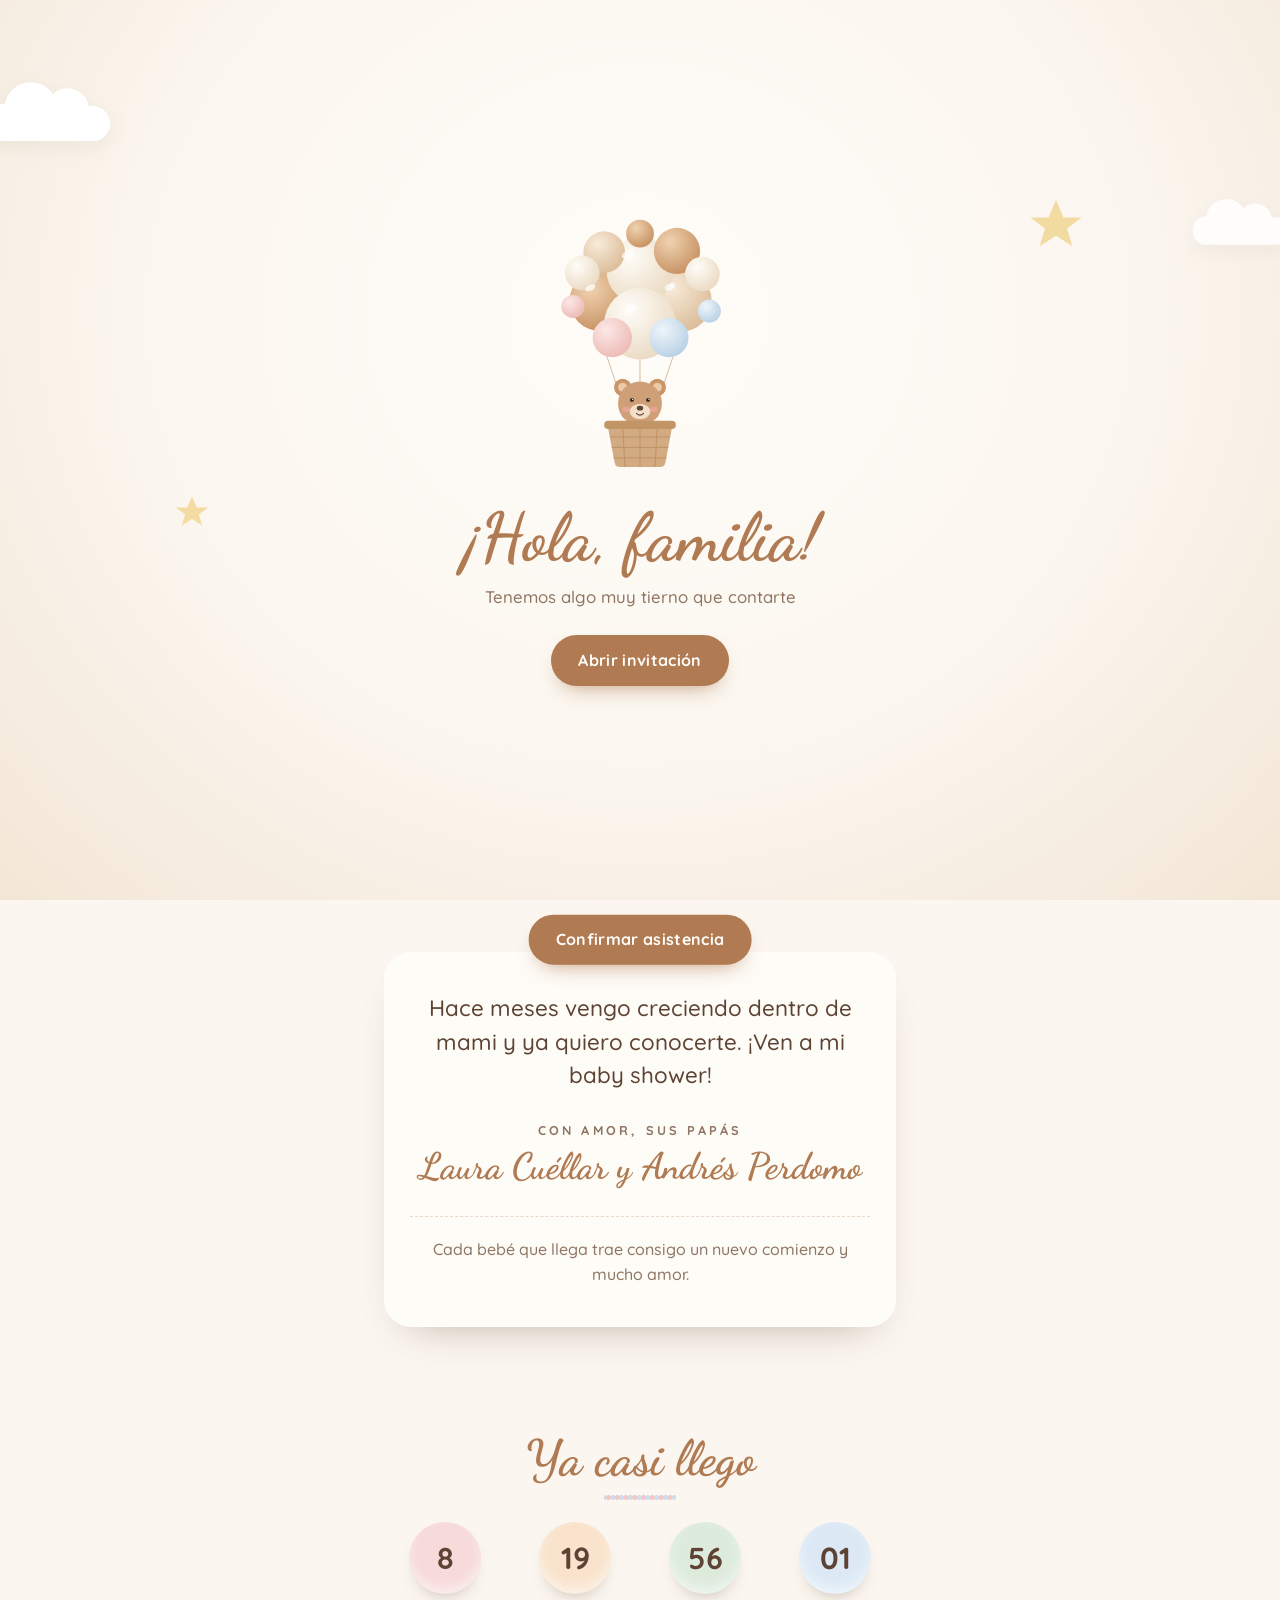
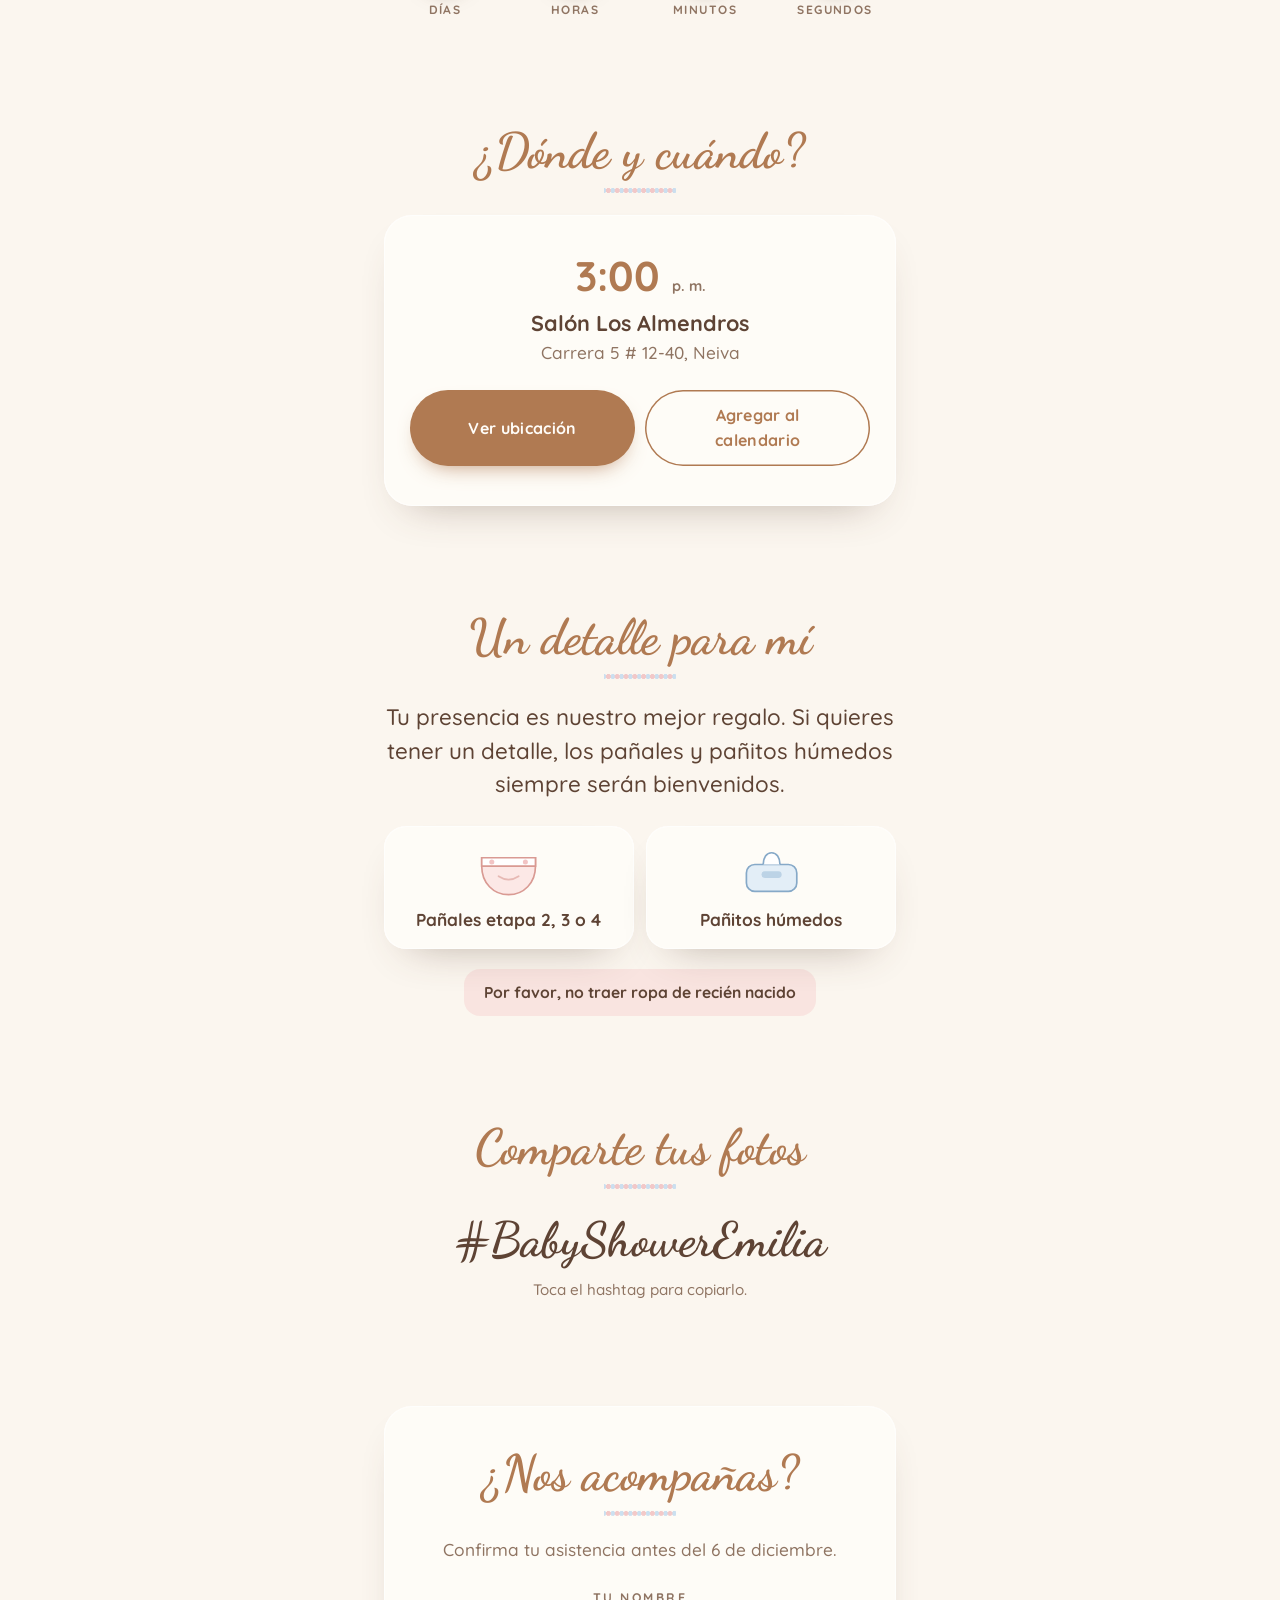
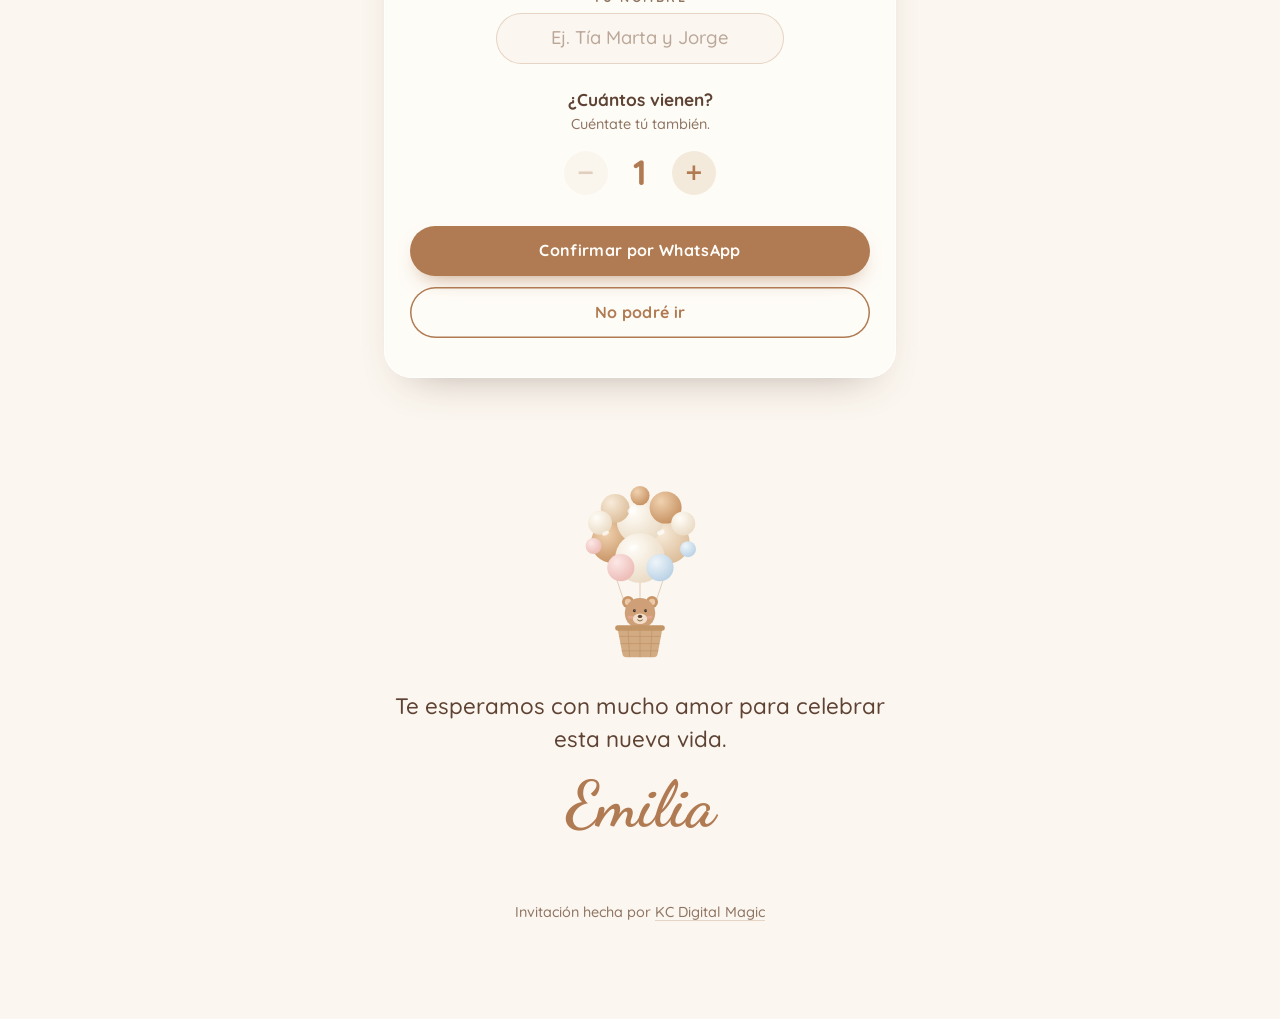
<file: baby-emilia-2612/index.html>
<!doctype html>
<html lang="es" data-tema="osito-caramelo" class="sin-fotos">
<head>
<meta charset="utf-8">
<meta name="viewport" content="width=device-width, initial-scale=1, viewport-fit=cover">
<meta name="robots" content="noindex, nofollow">
<meta name="theme-color" content="#FBF6EF">
<link rel="icon" href="data:image/svg+xml,%3Csvg%20xmlns%3D%22http%3A//www.w3.org/2000/svg%22%20viewBox%3D%220%200%2064%2064%22%3E%3Crect%20width%3D%2264%22%20height%3D%2264%22%20rx%3D%2214%22%20fill%3D%22%23FBF6EF%22/%3E%3Ctext%20x%3D%2232%22%20y%3D%2244%22%20font-family%3D%22Georgia%2Cserif%22%20font-size%3D%2234%22%20text-anchor%3D%22middle%22%20fill%3D%22%23B07A52%22%3E%E2%99%A1%3C/text%3E%3C/svg%3E">
<title>Baby shower de Emilia</title>
<meta name="description" content="Domingo 13 de diciembre de 2026. Hace meses vengo creciendo dentro de mami y ya quiero conocerte. ¡Ven a mi baby shower!">
<meta property="og:type" content="website">
<meta property="og:title" content="Baby shower de Emilia">
<meta property="og:description" content="Domingo 13 de diciembre de 2026. Toca para abrir tu invitación.">
<meta property="og:image" content="https://basic.kcdigitalmagic.com/baby-emilia-2612/og.jpg">
<meta property="og:image:width" content="1200">
<meta property="og:image:height" content="630">
<meta property="og:url" content="https://basic.kcdigitalmagic.com/baby-emilia-2612/">
<script>document.documentElement.classList.add("js");if(!matchMedia("(prefers-reduced-motion: reduce)").matches)document.documentElement.classList.add("anima");</script>
<link rel="preload" href="../assets/fuentes/dancing-script-latin-wght-normal.woff2" as="font" type="font/woff2" crossorigin>
<link rel="preload" href="../assets/fuentes/quicksand-latin-wght-normal.woff2" as="font" type="font/woff2" crossorigin>
<style>
@font-face{font-family:"Dancing Script";src:url("../assets/fuentes/dancing-script-latin-wght-normal.woff2") format("woff2");font-weight:400 700;font-style:normal;font-display:swap}
@font-face{font-family:"Quicksand";src:url("../assets/fuentes/quicksand-latin-wght-normal.woff2") format("woff2");font-weight:300 700;font-style:normal;font-display:swap}
/* Baby Tierno — acuarela suave, osito en globos, arcoíris pastel.
   La apertura es un saludo; al abrir, el globo se eleva. */

/* ---------- Tema ---------- */
/* Las ilustraciones (globos, arcoíris, estrellas, iconos) toman sus colores de estas variables */
:root, [data-tema="osito-caramelo"] {
  --fondo: #FBF6EF;
  --fondo-2: #F4EADC;
  --papel: #FFFDF9;
  --tinta: #5E4334;
  --tinta-suave: #8F7462;
  --acento: #B07A52;
  --acento-claro: #E3C3A3;
  --acento-tinta: #FFFDF9;
  --rosa: #F2C4C4;
  --azul: #C6DDF0;
  --linea: rgba(176, 122, 82, .28);
  --sombra: 0 20px 44px -26px rgba(94, 67, 52, .45);
  --brillo-1: rgba(242, 196, 196, .22); --brillo-2: rgba(198, 221, 240, .25); --brillo-3: rgba(251, 235, 176, .22);
  --g1-l: #FFFDF8; --g1-d: #EBDCC6;
  --g2-l: #F0D2B0; --g2-d: #C99566;
  --g3-l: #F8EBDA; --g3-d: #DDBF9C;
  --g4-l: #FCE8E6; --g4-d: #EDBDB8;
  --g5-l: #EEF5FA; --g5-d: #BCD3E6;
  --cuerda: #B9946F;
  --arco1: #F6C1C1; --arco2: #F9D6B5; --arco3: #FBEBB0; --arco4: #CFE8CF; --arco5: #C6DDF0;
  --estrella: #F1D58E;
  --b1: #F7DADA; --b2: #F9E3CC; --b3: #DDEBDD; --b4: #DCE9F5;
  --icono-1: #FCE8E6; --icono-1b: #D99A93;
  --icono-2: #FBEBB0; --icono-2b: #D9B45A; --icono-2c: #F9D6B5;
  --nota: rgba(242, 196, 196, .35);
  --telon-fin: #F3E6D6;
}
[data-tema="elefante-menta"] {
  --fondo: #F4F8F5;
  --fondo-2: #E4EFE8;
  --papel: #FFFFFF;
  --tinta: #3E524C;
  --tinta-suave: #6E837C;
  --acento: #5E9583;
  --acento-claro: #B5D6C9;
  --acento-tinta: #FFFFFF;
  --rosa: #D9CDF2;
  --azul: #FBE3A0;
  --linea: rgba(94, 149, 131, .28);
  --sombra: 0 20px 44px -26px rgba(62, 82, 76, .42);
  --brillo-1: rgba(217, 205, 242, .3); --brillo-2: rgba(181, 214, 201, .3); --brillo-3: rgba(251, 227, 160, .25);
  --g1-l: #FFFFFF; --g1-d: #E3ECE7;
  --g2-l: #DDF1E8; --g2-d: #94C7B2;
  --g3-l: #F0EBFB; --g3-d: #C6B8EA;
  --g4-l: #FFF7DA; --g4-d: #F1D68A;
  --g5-l: #EEF5FA; --g5-d: #BCD3E6;
  --cuerda: #8FA9A0;
  --arco1: #D6CBF2; --arco2: #C9DDF2; --arco3: #CDEADF; --arco4: #FBEBB0; --arco5: #F6D5DA;
  --estrella: #F3D37A;
  --b1: #E6DEF7; --b2: #D7EEE4; --b3: #FCEFC6; --b4: #DCE9F5;
  --icono-1: #F0EBFB; --icono-1b: #9C8BD0;
  --icono-2: #DDF1E8; --icono-2b: #5E9583; --icono-2c: #FBE3A0;
  --nota: rgba(217, 205, 242, .45);
  --telon-fin: #E2EFE8;
}

/* ---------- Base ---------- */
*, *::before, *::after { box-sizing: border-box; }
html { -webkit-text-size-adjust: 100%; scroll-behavior: smooth; }
body {
  margin: 0;
  color: var(--tinta);
  font-family: "Quicksand", system-ui, sans-serif;
  font-weight: 500;
  font-size: 1.08rem;
  line-height: 1.55;
  -webkit-font-smoothing: antialiased;
  overflow-x: hidden;
  text-align: center;
  background-color: var(--fondo);
  /* papel con grano muy suave */
  background-image:
    radial-gradient(circle at 12% 18%, var(--brillo-1), transparent 38%),
    radial-gradient(circle at 88% 42%, var(--brillo-2), transparent 40%),
    radial-gradient(circle at 20% 78%, var(--brillo-3), transparent 42%),
    url("data:image/svg+xml,%3Csvg xmlns='http://www.w3.org/2000/svg' width='160' height='160'%3E%3Cfilter id='n'%3E%3CfeTurbulence type='fractalNoise' baseFrequency='.9' numOctaves='2' stitchTiles='stitch'/%3E%3CfeColorMatrix values='0 0 0 0 .37 0 0 0 0 .26 0 0 0 0 .2 0 0 0 .05 0'/%3E%3C/filter%3E%3Crect width='100%25' height='100%25' filter='url(%23n)'/%3E%3C/svg%3E");
  background-attachment: fixed;
}
img, svg { display: block; max-width: 100%; }
a { color: inherit; }
button { font: inherit; color: inherit; }
:focus-visible { outline: 2px solid var(--acento); outline-offset: 3px; border-radius: 6px; }

.display { font-family: "Dancing Script", cursive; font-weight: 700; }
.contenedor { width: min(100% - 2.5rem, 32rem); margin-inline: auto; }
.suave { color: var(--tinta-suave); }

.tarjeta {
  position: relative;
  background: rgba(255, 253, 249, .88);
  padding: 2.5rem 1.6rem;
  border-radius: 28px;
  box-shadow: var(--sombra), inset 0 0 0 1px rgba(255, 255, 255, .7);
}

/* ---------- Botones ---------- */
.boton {
  display: inline-flex; align-items: center; justify-content: center; gap: .5rem;
  min-height: 3.1rem; padding: .8rem 1.7rem;
  border: 0; border-radius: 999px;
  background: var(--acento); color: var(--acento-tinta);
  font-family: "Quicksand", system-ui, sans-serif;
  font-weight: 700; font-size: 1rem; letter-spacing: .02em;
  text-decoration: none; cursor: pointer;
  box-shadow: 0 10px 22px -12px rgba(176, 122, 82, .9);
  transition: transform .15s ease, background-color .2s ease;
}
.boton:active { transform: scale(.97); }
.boton-sec { background: transparent; color: var(--acento); box-shadow: inset 0 0 0 1.5px var(--acento); }

/* ---------- Decoración ---------- */
.nube { position: absolute; color: #fff; filter: drop-shadow(0 6px 10px rgba(94, 67, 52, .07)); pointer-events: none; }
.estrellas { position: absolute; inset: 0; width: 100%; height: 100%; pointer-events: none; }
.estrella { fill: var(--estrella); opacity: .8; }
.ilustracion { width: 100%; height: auto; overflow: visible; }

@media (prefers-reduced-motion: no-preference) {
  .estrella { animation: brilla 3.2s ease-in-out infinite; animation-delay: var(--d); transform-box: fill-box; transform-origin: center; }
  .globo-flota, .telon-globo { animation: flota 6s ease-in-out infinite; }
  .nube.n1 { animation: deriva 26s linear infinite alternate; }
  .nube.n2 { animation: deriva 32s linear infinite alternate-reverse; }
  .nube.n3 { animation: deriva 22s linear infinite alternate; }
}
@keyframes brilla { 50% { opacity: .25; transform: scale(.7); } }
@keyframes flota { 50% { transform: translateY(-10px) rotate(1.5deg); } }
@keyframes deriva { to { transform: translateX(28px); } }

/* ---------- Apertura ---------- */
.telon { display: none; }
.js .telon {
  position: fixed; inset: 0; z-index: 50; overflow: hidden;
  display: grid; place-items: center;
  background: radial-gradient(ellipse at 50% 35%, #FFFDF9, var(--fondo) 55%, var(--telon-fin));
  padding: 2rem 1.25rem;
}
.telon .nube.n1 { width: 9rem; top: 9%; left: -1.5rem; }
.telon .nube.n2 { width: 7rem; top: 22%; right: -1rem; opacity: .9; }
.telon-caja { position: relative; display: grid; gap: .6rem; justify-items: center; width: 100%; }
.telon-globo { width: min(52vw, 13rem); margin-bottom: .5rem; }
.telon-hola { margin: 0; font-size: clamp(3rem, 14vw, 4.2rem); line-height: 1.05; color: var(--acento); }
.telon-sub { margin: 0 0 1rem; color: var(--tinta-suave); font-size: 1.05rem; }

.telon.abriendo .telon-globo { animation: sube 1.4s cubic-bezier(.5, 0, .3, 1) forwards; }
.telon.abriendo .telon-hola, .telon.abriendo .telon-sub, .telon.abriendo #abrir { opacity: 0; transition: opacity .35s; }
.telon.abriendo { animation: telon-sale .7s 1s ease forwards; }
@keyframes sube { to { transform: translateY(-110vh) rotate(-6deg); } }
@keyframes telon-sale { to { opacity: 0; visibility: hidden; } }

/* ---------- Portada ---------- */
.portada {
  position: relative;
  min-height: 100svh;
  display: grid; align-content: center; justify-items: center;
  gap: .5rem;
  padding: 2rem 1.25rem 4.75rem;
  overflow: hidden;
}
.portada-fondo { position: relative; width: min(86vw, 24rem); }
.portada-fondo .arcoiris { position: absolute; left: -12%; right: -12%; bottom: 8%; width: 124%; }
.portada-fondo .nube.n1 { width: 38%; left: -14%; bottom: 10%; }
.portada-fondo .nube.n2 { width: 30%; right: -10%; bottom: 20%; }
.portada-fondo .nube.n3 { width: 22%; right: 4%; top: 6%; opacity: .85; }
.globo-flota { position: relative; width: 70%; margin: 0 auto; }

.portada-texto { position: relative; display: grid; justify-items: center; }
.antetitulo { margin: 0; font-size: .85rem; font-weight: 700; letter-spacing: .32em; text-transform: uppercase; color: var(--tinta-suave); padding-left: .32em; }
.nombre {
  margin: .1rem 0 0;
  font-size: clamp(3.6rem, 18vw, 5.6rem); line-height: 1.05;
  color: var(--tinta);
  overflow-wrap: anywhere;
}
.nombre .letra { display: inline-block; }
.nombre .palabra { display: inline-block; white-space: nowrap; }
.fecha-portada {
  margin-top: .9rem;
  display: flex; align-items: center; gap: .8rem;
  padding: .55rem 1.2rem .55rem .7rem;
  background: rgba(255, 253, 249, .85); border-radius: 999px;
  box-shadow: var(--sombra);
}
.dia-num {
  width: 3.2rem; height: 3.2rem; border-radius: 50%;
  display: grid; place-items: center;
  background: var(--acento); color: var(--acento-tinta);
  font-size: 1.6rem; font-weight: 700; line-height: 1;
}
.dia-txt { display: grid; text-align: left; line-height: 1.2; }
.dia-txt b { font-size: .8rem; letter-spacing: .22em; text-transform: uppercase; color: var(--tinta-suave); }
.dia-txt span { font-size: 1.15rem; font-weight: 700; text-transform: capitalize; }

.bajar {
  position: absolute; bottom: 1.1rem; left: 50%; translate: -50% 0;
  width: 2.6rem; height: 2.6rem; border-radius: 50%;
  display: grid; place-items: center;
  background: rgba(255, 253, 249, .8);
  color: var(--acento); text-decoration: none;
}

/* ---------- Secciones ---------- */
.seccion { padding: 3.25rem 0; }
.titulo {
  margin: 0 0 1.25rem;
  font-size: clamp(2.5rem, 11vw, 3.1rem); line-height: 1.1;
  color: var(--acento);
}
.titulo::after {
  content: ""; display: block; width: 4.5rem; height: .55rem; margin: .5rem auto 0;
  background: radial-gradient(circle, var(--rosa) 40%, transparent 42%) 0 50% / .55rem .55rem repeat-x,
              radial-gradient(circle, var(--azul) 40%, transparent 42%) .275rem 50% / .55rem .55rem repeat-x;
  opacity: .9;
}
.texto-grande { margin: 0; font-size: clamp(1.2rem, 5vw, 1.4rem); line-height: 1.5; text-wrap: pretty; }

.papas { margin-top: 1.75rem; }
.papas-label { margin: 0; font-size: .8rem; font-weight: 700; letter-spacing: .25em; text-transform: uppercase; color: var(--tinta-suave); }
.papas-nombres { margin: .2rem 0 0; font-size: clamp(1.9rem, 8vw, 2.3rem); line-height: 1.2; color: var(--acento); }
.cita { margin: 1.75rem 0 0; padding-top: 1.25rem; border-top: 1px dashed var(--linea); }
.cita p { margin: 0; font-size: 1rem; color: var(--tinta-suave); }
.cita footer { margin-top: .4rem; font-size: .8rem; letter-spacing: .15em; text-transform: uppercase; color: var(--tinta-suave); }

/* Cuenta regresiva: burbujas pastel */
.cuenta { display: grid; grid-template-columns: repeat(4, 1fr); gap: .5rem; margin: 0; }
.cuenta div { display: grid; justify-items: center; gap: .45rem; }
.cuenta dd {
  margin: 0; order: -1;
  width: min(100%, 4.5rem); aspect-ratio: 1; border-radius: 50%;
  display: grid; place-items: center;
  font-size: clamp(1.5rem, 6.5vw, 1.9rem); font-weight: 700; line-height: 1;
  font-variant-numeric: tabular-nums; color: var(--tinta);
  box-shadow: inset 0 -6px 12px rgba(255, 255, 255, .5), 0 10px 20px -14px rgba(94, 67, 52, .6);
}
.cuenta div:nth-child(1) dd { background: var(--b1); }
.cuenta div:nth-child(2) dd { background: var(--b2); }
.cuenta div:nth-child(3) dd { background: var(--b3); }
.cuenta div:nth-child(4) dd { background: var(--b4); }
.cuenta dt { color: var(--tinta-suave); font-size: .75rem; font-weight: 700; letter-spacing: .12em; text-transform: uppercase; }

.padrinos { margin: 0; font-size: 1.3rem; line-height: 1.5; }

/* Momento */
.momento-hora { margin: 0; font-size: 2.6rem; font-weight: 700; line-height: 1; color: var(--acento); }
.momento-hora small { font-size: .9rem; color: var(--tinta-suave); }
.momento-lugar { margin: .75rem 0 0; font-size: 1.35rem; font-weight: 700; line-height: 1.25; }
.momento-dir { margin: .25rem 0 0; color: var(--tinta-suave); }
.momento-acciones { display: grid; gap: .6rem; margin-top: 1.5rem; }

/* Regalos */
.sugerencias { display: grid; grid-template-columns: repeat(auto-fit, minmax(9rem, 1fr)); gap: .8rem; margin-top: 1.5rem; }
.sugerencia { padding: 1.25rem .9rem 1.1rem; border-radius: 22px; display: grid; justify-items: center; gap: .6rem; }
.sugerencia svg { width: 4.2rem; }
.sugerencia p { margin: 0; font-weight: 700; line-height: 1.3; }
.nota-regalo {
  margin: 1.25rem auto 0; max-width: 22rem;
  padding: .7rem 1.1rem; border-radius: 16px;
  background: var(--nota); color: var(--tinta);
  font-weight: 700; font-size: .98rem;
}
.regalo .boton { margin-top: 1.5rem; }

.nivel { margin: 0; font-size: 1.15rem; }
.avisos { margin-top: 1rem; display: grid; gap: .5rem; color: var(--tinta-suave); }
.avisos p { margin: 0; }

/* Hashtag */
.hashtag {
  background: none; border: 0; padding: 0; cursor: pointer;
  font-family: "Dancing Script", cursive; font-weight: 700;
  font-size: clamp(2.2rem, 10vw, 3rem); line-height: 1.2;
  color: var(--tinta); overflow-wrap: anywhere;
}
.hashtag-estado { margin: .6rem 0 0; color: var(--tinta-suave); font-size: .95rem; min-height: 1.5em; }

/* Confirmación */
.limite { margin: 0 0 1.5rem; color: var(--tinta-suave); }
.rsvp-nombre { display: grid; gap: .35rem; margin: 0 auto 1.4rem; max-width: 18rem; }
.rsvp-nombre span { font-size: .78rem; font-weight: 700; letter-spacing: .2em; text-transform: uppercase; color: var(--tinta-suave); }
.rsvp-nombre input {
  font: inherit; font-size: 1.15rem; text-align: center; color: var(--tinta);
  background: var(--fondo); border: 1.5px solid var(--linea); border-radius: 999px; padding: .65rem 1rem;
}
.rsvp-nombre input:focus { outline: none; border-color: var(--acento); }
.rsvp-nombre input::placeholder { color: var(--tinta-suave); opacity: .6; }
.cupos { display: grid; justify-items: center; gap: .6rem; margin: 0 0 1.6rem; }
.cupos-label { margin: 0; font-weight: 700; }
.cupos-label small { display: block; color: var(--tinta-suave); font-size: .9rem; font-weight: 500; }
.contador { display: flex; align-items: center; gap: .5rem; }
.contador button {
  width: 2.75rem; height: 2.75rem; border-radius: 50%; border: 0; cursor: pointer;
  background: var(--fondo-2); color: var(--acento); font: 600 1.4rem/1 system-ui, sans-serif;
}
.contador button:disabled { opacity: .35; cursor: default; }
.contador output { min-width: 3rem; font-size: 2.2rem; font-weight: 700; color: var(--acento); }
.confirmar-acciones { display: grid; gap: .7rem; }
.confirmar-acciones .boton { width: 100%; }

/* Barra flotante */
.flotante {
  position: fixed; left: 50%; bottom: max(1rem, env(safe-area-inset-bottom)); z-index: 20;
  transform: translate(-50%, 160%);
  transition: transform .4s cubic-bezier(.2, .8, .2, 1);
  white-space: nowrap;
}
.flotante.visible { transform: translate(-50%, 0); }

/* Cierre */
.cierre { padding-bottom: 2rem; }
.cierre-globo { width: 9rem; margin: 0 auto 1.25rem; }
.firma { margin: 1rem 0 0; font-size: clamp(3rem, 14vw, 4rem); line-height: 1; color: var(--acento); }
.pie { padding: 2rem 0 6rem; color: var(--tinta-suave); font-size: .9rem; }
.pie p { margin: 0; }
.pie a { text-decoration-color: var(--linea); text-underline-offset: 3px; }

/* ---------- Movimiento ---------- */
.js.anima .nombre .letra { opacity: 0; transform: translateY(.3em); }
.js.anima .fecha-portada, .js.anima .portada-fondo { opacity: 0; }

@supports (animation-timeline: view()) {
  @media (prefers-reduced-motion: no-preference) {
    .revela { animation: revela linear both; animation-timeline: view(); animation-range: entry 0% entry 55%; }
    @keyframes revela { from { opacity: 0; transform: translateY(2rem); } }
  }
}
@media (prefers-reduced-motion: reduce) {
  html { scroll-behavior: auto; }
  .flotante { transition: none; }
}
@media (min-width: 48rem) {
  .momento-acciones { grid-template-columns: 1fr 1fr; }
}

</style>
</head>
<body>





<div class="telon" id="telon" role="dialog" aria-modal="true" aria-labelledby="telon-nombre" data-retardo="900">
  <svg class="nube n1" viewBox="0 0 120 60" aria-hidden="true"><path d="M20 50 a16 16 0 0 1 4 -31 a22 22 0 0 1 40 -8 a18 18 0 0 1 30 10 a14 14 0 0 1 6 29z" fill="currentColor"/></svg><svg class="nube n2" viewBox="0 0 120 60" aria-hidden="true"><path d="M20 50 a16 16 0 0 1 4 -31 a22 22 0 0 1 40 -8 a18 18 0 0 1 30 10 a14 14 0 0 1 6 29z" fill="currentColor"/></svg><svg class="estrellas" viewBox="0 0 400 800" preserveAspectRatio="xMidYMid slice" aria-hidden="true"><path class="estrella" style="--d:0s" transform="translate(40 120) scale(0.7)" d="M0-10 2.9-3.1 10-3.1 4.3 1.2 6.4 8.1 0 4 -6.4 8.1 -4.3 1.2 -10-3.1 -2.9-3.1Z"/><path class="estrella" style="--d:0.8s" transform="translate(352 90) scale(0.55)" d="M0-10 2.9-3.1 10-3.1 4.3 1.2 6.4 8.1 0 4 -6.4 8.1 -4.3 1.2 -10-3.1 -2.9-3.1Z"/><path class="estrella" style="--d:1.6s" transform="translate(330 330) scale(0.8)" d="M0-10 2.9-3.1 10-3.1 4.3 1.2 6.4 8.1 0 4 -6.4 8.1 -4.3 1.2 -10-3.1 -2.9-3.1Z"/><path class="estrella" style="--d:2.2s" transform="translate(60 420) scale(0.5)" d="M0-10 2.9-3.1 10-3.1 4.3 1.2 6.4 8.1 0 4 -6.4 8.1 -4.3 1.2 -10-3.1 -2.9-3.1Z"/><path class="estrella" style="--d:0.4s" transform="translate(370 560) scale(0.6)" d="M0-10 2.9-3.1 10-3.1 4.3 1.2 6.4 8.1 0 4 -6.4 8.1 -4.3 1.2 -10-3.1 -2.9-3.1Z"/><path class="estrella" style="--d:1.2s" transform="translate(30 690) scale(0.75)" d="M0-10 2.9-3.1 10-3.1 4.3 1.2 6.4 8.1 0 4 -6.4 8.1 -4.3 1.2 -10-3.1 -2.9-3.1Z"/><path class="estrella" style="--d:2.6s" transform="translate(300 740) scale(0.45)" d="M0-10 2.9-3.1 10-3.1 4.3 1.2 6.4 8.1 0 4 -6.4 8.1 -4.3 1.2 -10-3.1 -2.9-3.1Z"/><path class="estrella" style="--d:3s" transform="translate(200 40) scale(0.5)" d="M0-10 2.9-3.1 10-3.1 4.3 1.2 6.4 8.1 0 4 -6.4 8.1 -4.3 1.2 -10-3.1 -2.9-3.1Z"/></svg>
  <div class="telon-caja">
    <div class="telon-globo"><svg class="ilustracion" viewBox="0 0 360 470" aria-hidden="true">
  <defs>
    <radialGradient id="g1" cx="35%" cy="30%" r="70%"><stop offset="0" style="stop-color:var(--g1-l)"/><stop offset="1" style="stop-color:var(--g1-d)"/></radialGradient>
    <radialGradient id="g2" cx="35%" cy="30%" r="70%"><stop offset="0" style="stop-color:var(--g2-l)"/><stop offset="1" style="stop-color:var(--g2-d)"/></radialGradient>
    <radialGradient id="g3" cx="35%" cy="30%" r="70%"><stop offset="0" style="stop-color:var(--g3-l)"/><stop offset="1" style="stop-color:var(--g3-d)"/></radialGradient>
    <radialGradient id="g4" cx="35%" cy="30%" r="70%"><stop offset="0" style="stop-color:var(--g4-l)"/><stop offset="1" style="stop-color:var(--g4-d)"/></radialGradient>
    <radialGradient id="g5" cx="35%" cy="30%" r="70%"><stop offset="0" style="stop-color:var(--g5-l)"/><stop offset="1" style="stop-color:var(--g5-d)"/></radialGradient>
    <filter id="f-suave"><feGaussianBlur stdDeviation=".6"/></filter>
  </defs>
  
  <g class="cuerdas" stroke="var(--cuerda)" stroke-width="1.4" fill="none" opacity=".75">
    <path d="M120 238 C140 300 150 320 150 352"/><path d="M180 250 L180 352"/><path d="M240 238 C220 300 210 320 210 352"/>
  </g>
  
  <g class="racimo" filter="url(#f-suave)">
    <circle cx="110" cy="150" r="52" fill="url(#g2)"/><circle cx="250" cy="150" r="54" fill="url(#g3)"/>
    <circle cx="180" cy="98" r="58" fill="url(#g1)"/><circle cx="118" cy="66" r="36" fill="url(#g3)"/>
    <circle cx="244" cy="64" r="40" fill="url(#g2)"/><circle cx="180" cy="190" r="62" fill="url(#g1)"/>
    <circle cx="80" cy="102" r="30" fill="url(#g1)"/><circle cx="288" cy="104" r="30" fill="url(#g1)"/>
    <circle cx="132" cy="214" r="34" fill="url(#g4)"/><circle cx="230" cy="214" r="34" fill="url(#g5)"/>
    <circle cx="180" cy="34" r="24" fill="url(#g2)"/><circle cx="64" cy="160" r="20" fill="url(#g4)"/><circle cx="300" cy="168" r="20" fill="url(#g5)"/>
    <g fill="#fff" opacity=".7"><ellipse cx="160" cy="70" rx="12" ry="7" transform="rotate(-25 160 70)"/><ellipse cx="94" cy="128" rx="9" ry="5" transform="rotate(-25 94 128)"/><ellipse cx="232" cy="126" rx="10" ry="6" transform="rotate(-25 232 126)"/><ellipse cx="164" cy="164" rx="11" ry="6" transform="rotate(-25 164 164)"/></g>
  </g>
  
  <g class="osito">
    <circle cx="150" cy="300" r="15" fill="#C99566"/><circle cx="150" cy="300" r="8" fill="#E9C9A8"/>
    <circle cx="210" cy="300" r="15" fill="#C99566"/><circle cx="210" cy="300" r="8" fill="#E9C9A8"/>
    <circle cx="180" cy="328" r="38" fill="#CFA078"/>
    <ellipse cx="180" cy="342" rx="18" ry="13" fill="#F3DFC8"/>
    <ellipse cx="180" cy="336" rx="5.5" ry="4" fill="#5E4334"/>
    <path d="M174 345 q6 6 12 0" fill="none" stroke="#5E4334" stroke-width="2" stroke-linecap="round"/>
    <circle cx="166" cy="322" r="3.6" fill="#3E2C22"/><circle cx="194" cy="322" r="3.6" fill="#3E2C22"/>
    <circle cx="167.2" cy="320.8" r="1.1" fill="#fff"/><circle cx="195.2" cy="320.8" r="1.1" fill="#fff"/>
    <ellipse cx="156" cy="338" rx="7" ry="4.5" fill="#F2A9A3" opacity=".6"/><ellipse cx="204" cy="338" rx="7" ry="4.5" fill="#F2A9A3" opacity=".6"/>
    <path d="M162 372 l18 8 18 -8 -4 16 -14 -6 -14 6z" fill="#E9C46A"/><circle cx="180" cy="380" r="5" fill="#D9A84A"/>
  </g>
  <g class="canasta">
    <path d="M124 366 h112 l-12 64 a10 10 0 0 1 -10 8 h-68 a10 10 0 0 1 -10 -8z" fill="#D2AB82"/>
    <g stroke="#B88A5E" stroke-width="1.6" opacity=".8"><path d="M128 386 h104 M131 404 h98 M134 422 h92"/><path d="M150 366 l4 72 M180 366 v72 M210 366 l-4 72"/></g>
    <rect x="118" y="358" width="124" height="14" rx="7" fill="#C29567"/>
  </g>
  
</svg></div>
    <p class="telon-hola display" id="telon-nombre">¡Hola, familia!</p>
    <p class="telon-sub">Tenemos algo muy tierno que contarte</p>
    <button class="boton" id="abrir" type="button">Abrir invitación</button>
  </div>
</div>

<main>
<header class="portada" id="inicio">
  <svg class="estrellas" viewBox="0 0 400 800" preserveAspectRatio="xMidYMid slice" aria-hidden="true"><path class="estrella" style="--d:0s" transform="translate(40 120) scale(0.7)" d="M0-10 2.9-3.1 10-3.1 4.3 1.2 6.4 8.1 0 4 -6.4 8.1 -4.3 1.2 -10-3.1 -2.9-3.1Z"/><path class="estrella" style="--d:0.8s" transform="translate(352 90) scale(0.55)" d="M0-10 2.9-3.1 10-3.1 4.3 1.2 6.4 8.1 0 4 -6.4 8.1 -4.3 1.2 -10-3.1 -2.9-3.1Z"/><path class="estrella" style="--d:1.6s" transform="translate(330 330) scale(0.8)" d="M0-10 2.9-3.1 10-3.1 4.3 1.2 6.4 8.1 0 4 -6.4 8.1 -4.3 1.2 -10-3.1 -2.9-3.1Z"/><path class="estrella" style="--d:2.2s" transform="translate(60 420) scale(0.5)" d="M0-10 2.9-3.1 10-3.1 4.3 1.2 6.4 8.1 0 4 -6.4 8.1 -4.3 1.2 -10-3.1 -2.9-3.1Z"/><path class="estrella" style="--d:0.4s" transform="translate(370 560) scale(0.6)" d="M0-10 2.9-3.1 10-3.1 4.3 1.2 6.4 8.1 0 4 -6.4 8.1 -4.3 1.2 -10-3.1 -2.9-3.1Z"/><path class="estrella" style="--d:1.2s" transform="translate(30 690) scale(0.75)" d="M0-10 2.9-3.1 10-3.1 4.3 1.2 6.4 8.1 0 4 -6.4 8.1 -4.3 1.2 -10-3.1 -2.9-3.1Z"/><path class="estrella" style="--d:2.6s" transform="translate(300 740) scale(0.45)" d="M0-10 2.9-3.1 10-3.1 4.3 1.2 6.4 8.1 0 4 -6.4 8.1 -4.3 1.2 -10-3.1 -2.9-3.1Z"/><path class="estrella" style="--d:3s" transform="translate(200 40) scale(0.5)" d="M0-10 2.9-3.1 10-3.1 4.3 1.2 6.4 8.1 0 4 -6.4 8.1 -4.3 1.2 -10-3.1 -2.9-3.1Z"/></svg>
  <div class="portada-fondo"><svg class="arcoiris" viewBox="0 0 400 220" overflow="visible" aria-hidden="true" preserveAspectRatio="xMidYMax meet">
  <defs><filter id="f-acuarela" filterUnits="userSpaceOnUse" x="-40" y="-40" width="480" height="320"><feGaussianBlur stdDeviation="5"/></filter>
    <linearGradient id="g-pie" x1="0" y1="0" x2="0" y2="1"><stop offset=".55" stop-color="#fff"/><stop offset="1" stop-color="#fff" stop-opacity="0"/></linearGradient>
    <mask id="m-pie" maskUnits="userSpaceOnUse" x="-40" y="-40" width="480" height="320"><rect x="-40" y="-40" width="480" height="300" fill="url(#g-pie)"/></mask></defs>
  <g fill="none" stroke-width="18" filter="url(#f-acuarela)" mask="url(#m-pie)" opacity=".55" stroke-linecap="round">
    <path d="M20 220 a180 180 0 0 1 360 0" style="stroke:var(--arco1)"/><path d="M38 220 a162 162 0 0 1 324 0" style="stroke:var(--arco2)"/>
    <path d="M56 220 a144 144 0 0 1 288 0" style="stroke:var(--arco3)"/><path d="M74 220 a126 126 0 0 1 252 0" style="stroke:var(--arco4)"/>
    <path d="M92 220 a108 108 0 0 1 216 0" style="stroke:var(--arco5)"/>
  </g>
</svg><svg class="nube n1" viewBox="0 0 120 60" aria-hidden="true"><path d="M20 50 a16 16 0 0 1 4 -31 a22 22 0 0 1 40 -8 a18 18 0 0 1 30 10 a14 14 0 0 1 6 29z" fill="currentColor"/></svg><svg class="nube n2" viewBox="0 0 120 60" aria-hidden="true"><path d="M20 50 a16 16 0 0 1 4 -31 a22 22 0 0 1 40 -8 a18 18 0 0 1 30 10 a14 14 0 0 1 6 29z" fill="currentColor"/></svg><svg class="nube n3" viewBox="0 0 120 60" aria-hidden="true"><path d="M20 50 a16 16 0 0 1 4 -31 a22 22 0 0 1 40 -8 a18 18 0 0 1 30 10 a14 14 0 0 1 6 29z" fill="currentColor"/></svg><div class="globo-flota"><svg class="ilustracion" viewBox="0 0 360 470" aria-hidden="true">
  <defs>
    <radialGradient id="g1" cx="35%" cy="30%" r="70%"><stop offset="0" style="stop-color:var(--g1-l)"/><stop offset="1" style="stop-color:var(--g1-d)"/></radialGradient>
    <radialGradient id="g2" cx="35%" cy="30%" r="70%"><stop offset="0" style="stop-color:var(--g2-l)"/><stop offset="1" style="stop-color:var(--g2-d)"/></radialGradient>
    <radialGradient id="g3" cx="35%" cy="30%" r="70%"><stop offset="0" style="stop-color:var(--g3-l)"/><stop offset="1" style="stop-color:var(--g3-d)"/></radialGradient>
    <radialGradient id="g4" cx="35%" cy="30%" r="70%"><stop offset="0" style="stop-color:var(--g4-l)"/><stop offset="1" style="stop-color:var(--g4-d)"/></radialGradient>
    <radialGradient id="g5" cx="35%" cy="30%" r="70%"><stop offset="0" style="stop-color:var(--g5-l)"/><stop offset="1" style="stop-color:var(--g5-d)"/></radialGradient>
    <filter id="f-suave"><feGaussianBlur stdDeviation=".6"/></filter>
  </defs>
  
  <g class="cuerdas" stroke="var(--cuerda)" stroke-width="1.4" fill="none" opacity=".75">
    <path d="M120 238 C140 300 150 320 150 352"/><path d="M180 250 L180 352"/><path d="M240 238 C220 300 210 320 210 352"/>
  </g>
  
  <g class="racimo" filter="url(#f-suave)">
    <circle cx="110" cy="150" r="52" fill="url(#g2)"/><circle cx="250" cy="150" r="54" fill="url(#g3)"/>
    <circle cx="180" cy="98" r="58" fill="url(#g1)"/><circle cx="118" cy="66" r="36" fill="url(#g3)"/>
    <circle cx="244" cy="64" r="40" fill="url(#g2)"/><circle cx="180" cy="190" r="62" fill="url(#g1)"/>
    <circle cx="80" cy="102" r="30" fill="url(#g1)"/><circle cx="288" cy="104" r="30" fill="url(#g1)"/>
    <circle cx="132" cy="214" r="34" fill="url(#g4)"/><circle cx="230" cy="214" r="34" fill="url(#g5)"/>
    <circle cx="180" cy="34" r="24" fill="url(#g2)"/><circle cx="64" cy="160" r="20" fill="url(#g4)"/><circle cx="300" cy="168" r="20" fill="url(#g5)"/>
    <g fill="#fff" opacity=".7"><ellipse cx="160" cy="70" rx="12" ry="7" transform="rotate(-25 160 70)"/><ellipse cx="94" cy="128" rx="9" ry="5" transform="rotate(-25 94 128)"/><ellipse cx="232" cy="126" rx="10" ry="6" transform="rotate(-25 232 126)"/><ellipse cx="164" cy="164" rx="11" ry="6" transform="rotate(-25 164 164)"/></g>
  </g>
  
  <g class="osito">
    <circle cx="150" cy="300" r="15" fill="#C99566"/><circle cx="150" cy="300" r="8" fill="#E9C9A8"/>
    <circle cx="210" cy="300" r="15" fill="#C99566"/><circle cx="210" cy="300" r="8" fill="#E9C9A8"/>
    <circle cx="180" cy="328" r="38" fill="#CFA078"/>
    <ellipse cx="180" cy="342" rx="18" ry="13" fill="#F3DFC8"/>
    <ellipse cx="180" cy="336" rx="5.5" ry="4" fill="#5E4334"/>
    <path d="M174 345 q6 6 12 0" fill="none" stroke="#5E4334" stroke-width="2" stroke-linecap="round"/>
    <circle cx="166" cy="322" r="3.6" fill="#3E2C22"/><circle cx="194" cy="322" r="3.6" fill="#3E2C22"/>
    <circle cx="167.2" cy="320.8" r="1.1" fill="#fff"/><circle cx="195.2" cy="320.8" r="1.1" fill="#fff"/>
    <ellipse cx="156" cy="338" rx="7" ry="4.5" fill="#F2A9A3" opacity=".6"/><ellipse cx="204" cy="338" rx="7" ry="4.5" fill="#F2A9A3" opacity=".6"/>
    <path d="M162 372 l18 8 18 -8 -4 16 -14 -6 -14 6z" fill="#E9C46A"/><circle cx="180" cy="380" r="5" fill="#D9A84A"/>
  </g>
  <g class="canasta">
    <path d="M124 366 h112 l-12 64 a10 10 0 0 1 -10 8 h-68 a10 10 0 0 1 -10 -8z" fill="#D2AB82"/>
    <g stroke="#B88A5E" stroke-width="1.6" opacity=".8"><path d="M128 386 h104 M131 404 h98 M134 422 h92"/><path d="M150 366 l4 72 M180 366 v72 M210 366 l-4 72"/></g>
    <rect x="118" y="358" width="124" height="14" rx="7" fill="#C29567"/>
  </g>
  
</svg></div></div>
  <div class="portada-texto">
    <p class="antetitulo">Baby shower</p>
    <h1 class="nombre display" aria-label="Emilia"><span class="palabra" aria-hidden="true"><span class="letra">E</span><span class="letra">m</span><span class="letra">i</span><span class="letra">l</span><span class="letra">i</span><span class="letra">a</span></span></h1>
    <div class="fecha-portada">
      <span class="dia-num">13</span>
      <span class="dia-txt"><b>domingo</b><span>diciembre · 2026</span></span>
    </div>
  </div>
  <a class="bajar" href="#mensaje" aria-label="Ver la invitación"><svg width="18" height="18" viewBox="0 0 18 18" aria-hidden="true"><path d="M9 3v12M3.5 9.5 9 15l5.5-5.5" fill="none" stroke="currentColor" stroke-width="1.6" stroke-linecap="round" stroke-linejoin="round"/></svg></a>
</header>

<section class="seccion" id="mensaje">
  <div class="contenedor tarjeta revela">
    <p class="texto-grande">Hace meses vengo creciendo dentro de mami y ya quiero conocerte. ¡Ven a mi baby shower!</p>
    
    <div class="papas">
      <p class="papas-label">Con amor, sus papás</p>
      <p class="papas-nombres display">Laura Cuéllar y Andrés Perdomo</p>
    </div>
    
    <blockquote class="cita"><p>Cada bebé que llega trae consigo un nuevo comienzo y mucho amor.</p></blockquote>
  </div>
</section>

<section class="seccion" aria-labelledby="t-cuenta">
  <div class="contenedor revela">
    <h2 class="titulo display" id="t-cuenta">Ya casi llego</h2>
    <dl class="cuenta" id="cuenta">
      <div><dt>días</dt><dd data-u="d">–</dd></div>
      <div><dt>horas</dt><dd data-u="h">–</dd></div>
      <div><dt>minutos</dt><dd data-u="m">–</dd></div>
      <div><dt>segundos</dt><dd data-u="s">–</dd></div>
    </dl>
    <p class="cuenta-fin texto-grande" id="cuenta-fin" hidden>¡Hoy es el gran día!</p>
  </div>
</section>



<section class="seccion" aria-labelledby="t-momentos">
  <div class="contenedor">
    <h2 class="titulo display revela" id="t-momentos">¿Dónde y cuándo?</h2>
    
    <div class="momento tarjeta revela">
      <p class="momento-hora" aria-label="3:00 de la tarde">3:00 <small>p. m.</small></p>
      <p class="momento-lugar">Salón Los Almendros</p>
      <p class="momento-dir">Carrera 5 # 12-40, Neiva</p>
      <div class="momento-acciones">
        <a class="boton" href="https://maps.app.goo.gl/ejemplo9" target="_blank" rel="noopener">Ver ubicación</a>
        <a class="boton boton-sec" href="#" target="_blank" rel="noopener" data-calendario="0">Agregar al calendario</a>
      </div>
    </div>
    
  </div>
</section>


<section class="seccion regalo" aria-labelledby="t-regalos">
  <div class="contenedor revela">
    <h2 class="titulo display" id="t-regalos">Un detalle para mí</h2>
    <p class="texto-grande">Tu presencia es nuestro mejor regalo. Si quieres tener un detalle, los pañales y pañitos húmedos siempre serán bienvenidos.</p>
    
    <div class="sugerencias">
      
      <div class="sugerencia tarjeta">
        <svg viewBox="0 0 80 64" aria-hidden="true"><path d="M8 14 h64 v10 c0 20 -14 34 -32 34 S8 44 8 24z" fill="#FCE8E6" stroke="#D99A93" stroke-width="2"/><path d="M8 14 h64 v10 H8z" fill="#fff" stroke="#D99A93" stroke-width="2"/><circle cx="20" cy="19" r="3" fill="#F2C4C4"/><circle cx="60" cy="19" r="3" fill="#F2C4C4"/><path d="M28 36 q12 8 24 0" fill="none" stroke="#D99A93" stroke-width="2" stroke-linecap="round" opacity=".6"/></svg>
        
        <p>Pañales etapa 2, 3 o 4</p>
      </div>
      
      <div class="sugerencia tarjeta">
        <svg viewBox="0 0 80 64" aria-hidden="true"><rect x="10" y="22" width="60" height="32" rx="10" fill="#E3EEF7" stroke="#86A9C8" stroke-width="2"/><path d="M30 22 c0 -8 4 -14 10 -14 s10 6 10 14" fill="#fff" stroke="#86A9C8" stroke-width="2"/><rect x="28" y="30" width="24" height="8" rx="4" fill="#BCD3E6"/></svg>
        
        <p>Pañitos húmedos</p>
      </div>
      
    </div>
    
    <p class="nota-regalo">Por favor, no traer ropa de recién nacido</p>
    
  </div>
</section>





<section class="seccion" aria-labelledby="t-hashtag">
  <div class="contenedor revela">
    <h2 class="titulo display" id="t-hashtag">Comparte tus fotos</h2>
    <button class="hashtag" type="button">#BabyShowerEmilia</button>
    <p class="hashtag-estado" aria-live="polite">Toca el hashtag para copiarlo.</p>
  </div>
</section>


<section class="seccion confirmar" id="confirmar" aria-labelledby="t-confirmar">
  <div class="contenedor tarjeta revela">
    <h2 class="titulo display" id="t-confirmar">¿Nos acompañas?</h2>
    <p class="limite">Confirma tu asistencia antes del 6 de diciembre.</p>
    
    <label class="rsvp-nombre"><span>Tu nombre</span><input type="text" id="rsvp-nombre" autocomplete="name" maxlength="60" placeholder="Ej. Tía Marta y Jorge"></label>
    <div class="cupos">
      <p class="cupos-label">¿Cuántos vienen?<small id="cupos-nota">Cuéntate tú también.</small></p>
      <div class="contador">
        <button type="button" id="cupos-menos" aria-label="Uno menos">−</button>
        <output id="cupos-n" aria-live="polite">1</output>
        <button type="button" id="cupos-mas" aria-label="Uno más">+</button>
      </div>
    </div>
    <div class="confirmar-acciones">
      <a class="boton" href="https://wa.me/573104036208" target="_blank" rel="noopener" id="confirmar-si">Confirmar por WhatsApp</a>
      <a class="boton boton-sec" href="https://wa.me/573104036208" target="_blank" rel="noopener" id="confirmar-no">No podré ir</a>
    </div>
    
  </div>
</section>

<section class="seccion cierre" aria-label="Despedida">
  <div class="contenedor revela">
    <div class="cierre-globo"><svg class="ilustracion" viewBox="0 0 360 470" aria-hidden="true">
  <defs>
    <radialGradient id="g1" cx="35%" cy="30%" r="70%"><stop offset="0" style="stop-color:var(--g1-l)"/><stop offset="1" style="stop-color:var(--g1-d)"/></radialGradient>
    <radialGradient id="g2" cx="35%" cy="30%" r="70%"><stop offset="0" style="stop-color:var(--g2-l)"/><stop offset="1" style="stop-color:var(--g2-d)"/></radialGradient>
    <radialGradient id="g3" cx="35%" cy="30%" r="70%"><stop offset="0" style="stop-color:var(--g3-l)"/><stop offset="1" style="stop-color:var(--g3-d)"/></radialGradient>
    <radialGradient id="g4" cx="35%" cy="30%" r="70%"><stop offset="0" style="stop-color:var(--g4-l)"/><stop offset="1" style="stop-color:var(--g4-d)"/></radialGradient>
    <radialGradient id="g5" cx="35%" cy="30%" r="70%"><stop offset="0" style="stop-color:var(--g5-l)"/><stop offset="1" style="stop-color:var(--g5-d)"/></radialGradient>
    <filter id="f-suave"><feGaussianBlur stdDeviation=".6"/></filter>
  </defs>
  
  <g class="cuerdas" stroke="var(--cuerda)" stroke-width="1.4" fill="none" opacity=".75">
    <path d="M120 238 C140 300 150 320 150 352"/><path d="M180 250 L180 352"/><path d="M240 238 C220 300 210 320 210 352"/>
  </g>
  
  <g class="racimo" filter="url(#f-suave)">
    <circle cx="110" cy="150" r="52" fill="url(#g2)"/><circle cx="250" cy="150" r="54" fill="url(#g3)"/>
    <circle cx="180" cy="98" r="58" fill="url(#g1)"/><circle cx="118" cy="66" r="36" fill="url(#g3)"/>
    <circle cx="244" cy="64" r="40" fill="url(#g2)"/><circle cx="180" cy="190" r="62" fill="url(#g1)"/>
    <circle cx="80" cy="102" r="30" fill="url(#g1)"/><circle cx="288" cy="104" r="30" fill="url(#g1)"/>
    <circle cx="132" cy="214" r="34" fill="url(#g4)"/><circle cx="230" cy="214" r="34" fill="url(#g5)"/>
    <circle cx="180" cy="34" r="24" fill="url(#g2)"/><circle cx="64" cy="160" r="20" fill="url(#g4)"/><circle cx="300" cy="168" r="20" fill="url(#g5)"/>
    <g fill="#fff" opacity=".7"><ellipse cx="160" cy="70" rx="12" ry="7" transform="rotate(-25 160 70)"/><ellipse cx="94" cy="128" rx="9" ry="5" transform="rotate(-25 94 128)"/><ellipse cx="232" cy="126" rx="10" ry="6" transform="rotate(-25 232 126)"/><ellipse cx="164" cy="164" rx="11" ry="6" transform="rotate(-25 164 164)"/></g>
  </g>
  
  <g class="osito">
    <circle cx="150" cy="300" r="15" fill="#C99566"/><circle cx="150" cy="300" r="8" fill="#E9C9A8"/>
    <circle cx="210" cy="300" r="15" fill="#C99566"/><circle cx="210" cy="300" r="8" fill="#E9C9A8"/>
    <circle cx="180" cy="328" r="38" fill="#CFA078"/>
    <ellipse cx="180" cy="342" rx="18" ry="13" fill="#F3DFC8"/>
    <ellipse cx="180" cy="336" rx="5.5" ry="4" fill="#5E4334"/>
    <path d="M174 345 q6 6 12 0" fill="none" stroke="#5E4334" stroke-width="2" stroke-linecap="round"/>
    <circle cx="166" cy="322" r="3.6" fill="#3E2C22"/><circle cx="194" cy="322" r="3.6" fill="#3E2C22"/>
    <circle cx="167.2" cy="320.8" r="1.1" fill="#fff"/><circle cx="195.2" cy="320.8" r="1.1" fill="#fff"/>
    <ellipse cx="156" cy="338" rx="7" ry="4.5" fill="#F2A9A3" opacity=".6"/><ellipse cx="204" cy="338" rx="7" ry="4.5" fill="#F2A9A3" opacity=".6"/>
    <path d="M162 372 l18 8 18 -8 -4 16 -14 -6 -14 6z" fill="#E9C46A"/><circle cx="180" cy="380" r="5" fill="#D9A84A"/>
  </g>
  <g class="canasta">
    <path d="M124 366 h112 l-12 64 a10 10 0 0 1 -10 8 h-68 a10 10 0 0 1 -10 -8z" fill="#D2AB82"/>
    <g stroke="#B88A5E" stroke-width="1.6" opacity=".8"><path d="M128 386 h104 M131 404 h98 M134 422 h92"/><path d="M150 366 l4 72 M180 366 v72 M210 366 l-4 72"/></g>
    <rect x="118" y="358" width="124" height="14" rx="7" fill="#C29567"/>
  </g>
  
</svg></div>
    <p class="texto-grande">Te esperamos con mucho amor para celebrar esta nueva vida.</p>
    <p class="firma display">Emilia</p>
  </div>
</section>
</main>

<footer class="pie">
  <p>Invitación hecha por <a href="https://kcdigitalmagic.com" target="_blank" rel="noopener">KC Digital Magic</a></p>
</footer>

<a class="boton flotante" href="#confirmar">Confirmar asistencia</a>

<script type="application/json" id="datos">{"confirmacion": {"fecha_limite": "2026-12-06", "link": null, "metodo": "whatsapp", "whatsapp": "+57 310 403 6208"}, "cupos_demo": null, "evento_a": "al baby shower de Emilia", "inicio": "2026-12-13T15:00:00", "momentos": [{"direccion": "Carrera 5 # 12-40, Neiva", "fin": "2026-12-13T19:00:00", "inicio": "2026-12-13T15:00:00", "lugar": "Sal\u00f3n Los Almendros", "titulo": "Baby shower de Emilia"}], "nombre": "Emilia", "para_demo": null, "slug": "baby-emilia-2612", "url": "https://basic.kcdigitalmagic.com/baby-emilia-2612/"}</script>
<script>
/* KC Basic — comportamiento común de las invitaciones. Sin librerías. */
(function () {
  "use strict";

  var datos = JSON.parse(document.getElementById("datos").textContent);
  var raiz = document.documentElement;
  var reducido = window.matchMedia("(prefers-reduced-motion: reduce)").matches;
  var $ = function (s, c) { return (c || document).querySelector(s); };
  var $$ = function (s, c) { return Array.prototype.slice.call((c || document).querySelectorAll(s)); };

  /* KC Basic: un solo enlace para todos. El invitado escribe su nombre al confirmar. */
  var para = "";
  var cupos = 0;

  /* ---------- Apertura ---------- */
  var telon = $("#telon");
  var portadaLista = false;

  function animarPortada() {
    if (portadaLista) return;
    portadaLista = true;
    if (reducido || !raiz.classList.contains("anima") || !Element.prototype.animate) {
      raiz.classList.remove("anima");
      return;
    }
    var suave = "cubic-bezier(.2, .8, .2, 1)";
    var fondo = $(".portada-fondo");
    var xv = $(".xv text");
    var letras = $$(".nombre .letra");
    var tarde = $$(".fecha-portada");
    var pendientes = [];

    pendientes.push(fondo.animate(
      [{ opacity: 0, transform: "scale(1.08)" }, { opacity: 1, transform: "scale(1)" }],
      { duration: 1600, easing: suave, fill: "forwards" }));
    if (xv) pendientes.push(xv.animate(
      [{ strokeDashoffset: 900 }, { strokeDashoffset: 0 }],
      { duration: 2000, delay: 250, easing: "cubic-bezier(.45, 0, .2, 1)", fill: "forwards" }));
    letras.forEach(function (l, i) {
      pendientes.push(l.animate(
        [{ opacity: 0, transform: "translateY(.45em) rotate(4deg)" }, { opacity: 1, transform: "none" }],
        { duration: 750, delay: 500 + i * 65, easing: suave, fill: "forwards" }));
    });
    var fin = 500 + letras.length * 65 + 300;
    tarde.forEach(function (el, i) {
      pendientes.push(el.animate([{ opacity: 0 }, { opacity: 1 }],
        { duration: 700, delay: fin + i * 150, fill: "forwards" }));
    });
    Promise.all(pendientes.map(function (a) { return a.finished; })).then(function () {
      raiz.classList.remove("anima");
      pendientes.forEach(function (a) { a.cancel(); });
    });
  }

  if (telon) {
    $("#abrir").addEventListener("click", function () {
      document.body.style.overflow = "";
      if (reducido) {
        telon.remove();
        animarPortada();
        return;
      }
      telon.classList.add("abriendo");
      setTimeout(animarPortada, parseInt(telon.getAttribute("data-retardo"), 10) || 350);
      telon.addEventListener("animationend", function fin(e) {
        if (e.target !== telon) return;
        telon.removeEventListener("animationend", fin);
        telon.remove();
      });
    });
    document.body.style.overflow = "hidden";
  } else {
    animarPortada();
  }

  /* ---------- Cuenta regresiva ---------- */
  var cuenta = $("#cuenta");
  if (cuenta) {
    var objetivo = new Date(datos.inicio).getTime();
    var celdas = {
      d: $("[data-u=d]", cuenta), h: $("[data-u=h]", cuenta),
      m: $("[data-u=m]", cuenta), s: $("[data-u=s]", cuenta)
    };
    var dos = function (n) { return (n < 10 ? "0" : "") + n; };
    var tick = function () {
      var r = objetivo - Date.now();
      if (r <= 0) {
        cuenta.hidden = true;
        $("#cuenta-fin").hidden = false;
        return false;
      }
      var s = Math.floor(r / 1000);
      celdas.d.textContent = Math.floor(s / 86400);
      celdas.h.textContent = dos(Math.floor(s / 3600) % 24);
      celdas.m.textContent = dos(Math.floor(s / 60) % 60);
      celdas.s.textContent = dos(s % 60);
      return true;
    };
    if (tick()) {
      var reloj = setInterval(function () { if (!tick()) clearInterval(reloj); }, 1000);
    }
  }

  /* ---------- Agregar al calendario ---------- */
  var esApple = /iPhone|iPad|iPod|Macintosh/.test(navigator.userAgent);
  function compacta(iso) { return iso.replace(/[-:]/g, "").slice(0, 15); }
  function escICS(t) { return String(t || "").replace(/[\\,;]/g, function (c) { return "\\" + c; }).replace(/\n/g, "\\n"); }

  $$("[data-calendario]").forEach(function (btn) {
    var m = datos.momentos[+btn.getAttribute("data-calendario")];
    var titulo = m.titulo;
    var detalles = "Invitación: " + datos.url;
    btn.href = "https://calendar.google.com/calendar/render?action=TEMPLATE" +
      "&text=" + encodeURIComponent(titulo) +
      "&dates=" + compacta(m.inicio) + "/" + compacta(m.fin) +
      "&location=" + encodeURIComponent(m.lugar + ", " + m.direccion) +
      "&details=" + encodeURIComponent(detalles);
    btn.addEventListener("click", function (e) {
      if (esApple) {
        e.preventDefault();
        var ics = [
          "BEGIN:VCALENDAR", "VERSION:2.0", "PRODID:-//KC Digital Magic//KC Basic//ES", "BEGIN:VEVENT",
          "UID:" + datos.slug + "-" + btn.getAttribute("data-calendario") + "@kcdigitalmagic.com",
          "DTSTAMP:" + new Date().toISOString().replace(/[-:]/g, "").slice(0, 15) + "Z",
          "DTSTART:" + compacta(m.inicio), "DTEND:" + compacta(m.fin),
          "SUMMARY:" + escICS(titulo), "LOCATION:" + escICS(m.lugar + ", " + m.direccion),
          "DESCRIPTION:" + escICS(detalles), "END:VEVENT", "END:VCALENDAR"
        ].join("\r\n");
        var url = URL.createObjectURL(new Blob([ics], { type: "text/calendar" }));
        var a = document.createElement("a");
        a.href = url; a.download = datos.slug + ".ics";
        document.body.appendChild(a); a.click(); a.remove();
        setTimeout(function () { URL.revokeObjectURL(url); }, 4000);
      }
    });
  });

  /* ---------- Galería ---------- */
  var galeria = $(".galeria");
  if (galeria) {
    var fotos = $$("figure", galeria);
    var contador = $(".galeria-cuenta");
    var actual = 0;
    galeria.addEventListener("scroll", function () {
      var centro = galeria.scrollLeft + galeria.clientWidth / 2;
      var mejor = 0, dist = Infinity;
      fotos.forEach(function (f, i) {
        var d = Math.abs(f.offsetLeft + f.clientWidth / 2 - centro);
        if (d < dist) { dist = d; mejor = i; }
      });
      if (mejor !== actual) {
        actual = mejor;
        contador.textContent = (mejor + 1) + " de " + fotos.length;
      }
    }, { passive: true });
  }

  /* ---------- Hashtag ---------- */
  var tag = $(".hashtag");
  if (tag) {
    tag.addEventListener("click", function () {
      var estado = $(".hashtag-estado");
      var ok = function () { estado.textContent = "Copiado. Úsalo al publicar tus fotos."; };
      if (navigator.clipboard) {
        navigator.clipboard.writeText(tag.textContent.trim()).then(ok, function () {
          estado.textContent = "Mantén presionado el texto para copiarlo.";
        });
      } else {
        estado.textContent = "Mantén presionado el texto para copiarlo.";
      }
    });
  }

  /* ---------- Confirmación ---------- */
  var rsvp = datos.confirmacion;
  var evA = datos.evento_a || ("a los XV años de " + datos.nombre);
  var salida = $("#cupos-n");
  if (salida) {
    var numero = String(rsvp.whatsapp || "").replace(/\D/g, "");
    var enlaceWhatsApp = function (texto) { return "https://wa.me/" + numero + "?text=" + encodeURIComponent(texto); };
    var campoNombre = $("#rsvp-nombre");
    var quien = "Hola. ", plural = false;
    var leerNombre = function () {
      var v = (campoNombre && campoNombre.value || "").trim().slice(0, 60);
      plural = /^(familia|los|las)\b/i.test(v) || / y /i.test(v);
      quien = v ? (plural ? "Hola, somos " : "Hola, soy ") + v + ". " : "Hola. ";
    };
    var maximo = cupos || 10;
    var n = cupos || 1;
    var menos = $("#cupos-menos"), mas = $("#cupos-mas");
    var pintar = function () {
      leerNombre();
      salida.value = n;
      salida.textContent = n;
      menos.disabled = n <= 1;
      mas.disabled = n >= maximo;
      $("#confirmar-si").href = enlaceWhatsApp(quien + (n === 1
        ? "Confirmo mi asistencia " + evA + "."
        : "Confirmamos asistencia " + evA + ". Seremos " + n + " personas."));
    };
    menos.addEventListener("click", function () { if (n > 1) { n--; pintar(); } });
    mas.addEventListener("click", function () { if (n < maximo) { n++; pintar(); } });
    if (cupos) {
      $("#cupos-nota").textContent = cupos === 1
        ? "Reservamos 1 lugar para ti."
        : "Reservamos " + cupos + " lugares para ustedes.";
    }
    pintar();

    var pintarNo = function () {
      $("#confirmar-no").href = enlaceWhatsApp(quien + (plural ? "No podremos" : "No podré") +
        " asistir " + evA + ". ¡Gracias por la invitación!");
    };
    pintarNo();
    if (campoNombre) campoNombre.addEventListener("input", function () { pintar(); pintarNo(); });
  }

  /* ---------- Barra flotante ---------- */
  var flotante = $(".flotante");
  var portada = $(".portada");
  var seccionConfirmar = $("#confirmar");
  if (flotante && "IntersectionObserver" in window) {
    var fueraPortada = false, enConfirmar = false;
    var actualizar = function () { flotante.classList.toggle("visible", fueraPortada && !enConfirmar); };
    new IntersectionObserver(function (e) { fueraPortada = !e[0].isIntersecting; actualizar(); }, { threshold: 0.05 }).observe(portada);
    new IntersectionObserver(function (e) { enConfirmar = e[0].isIntersecting; actualizar(); }, { threshold: 0.15 }).observe(seccionConfirmar);
  }
})();

</script>
</body>
</html>
</file>
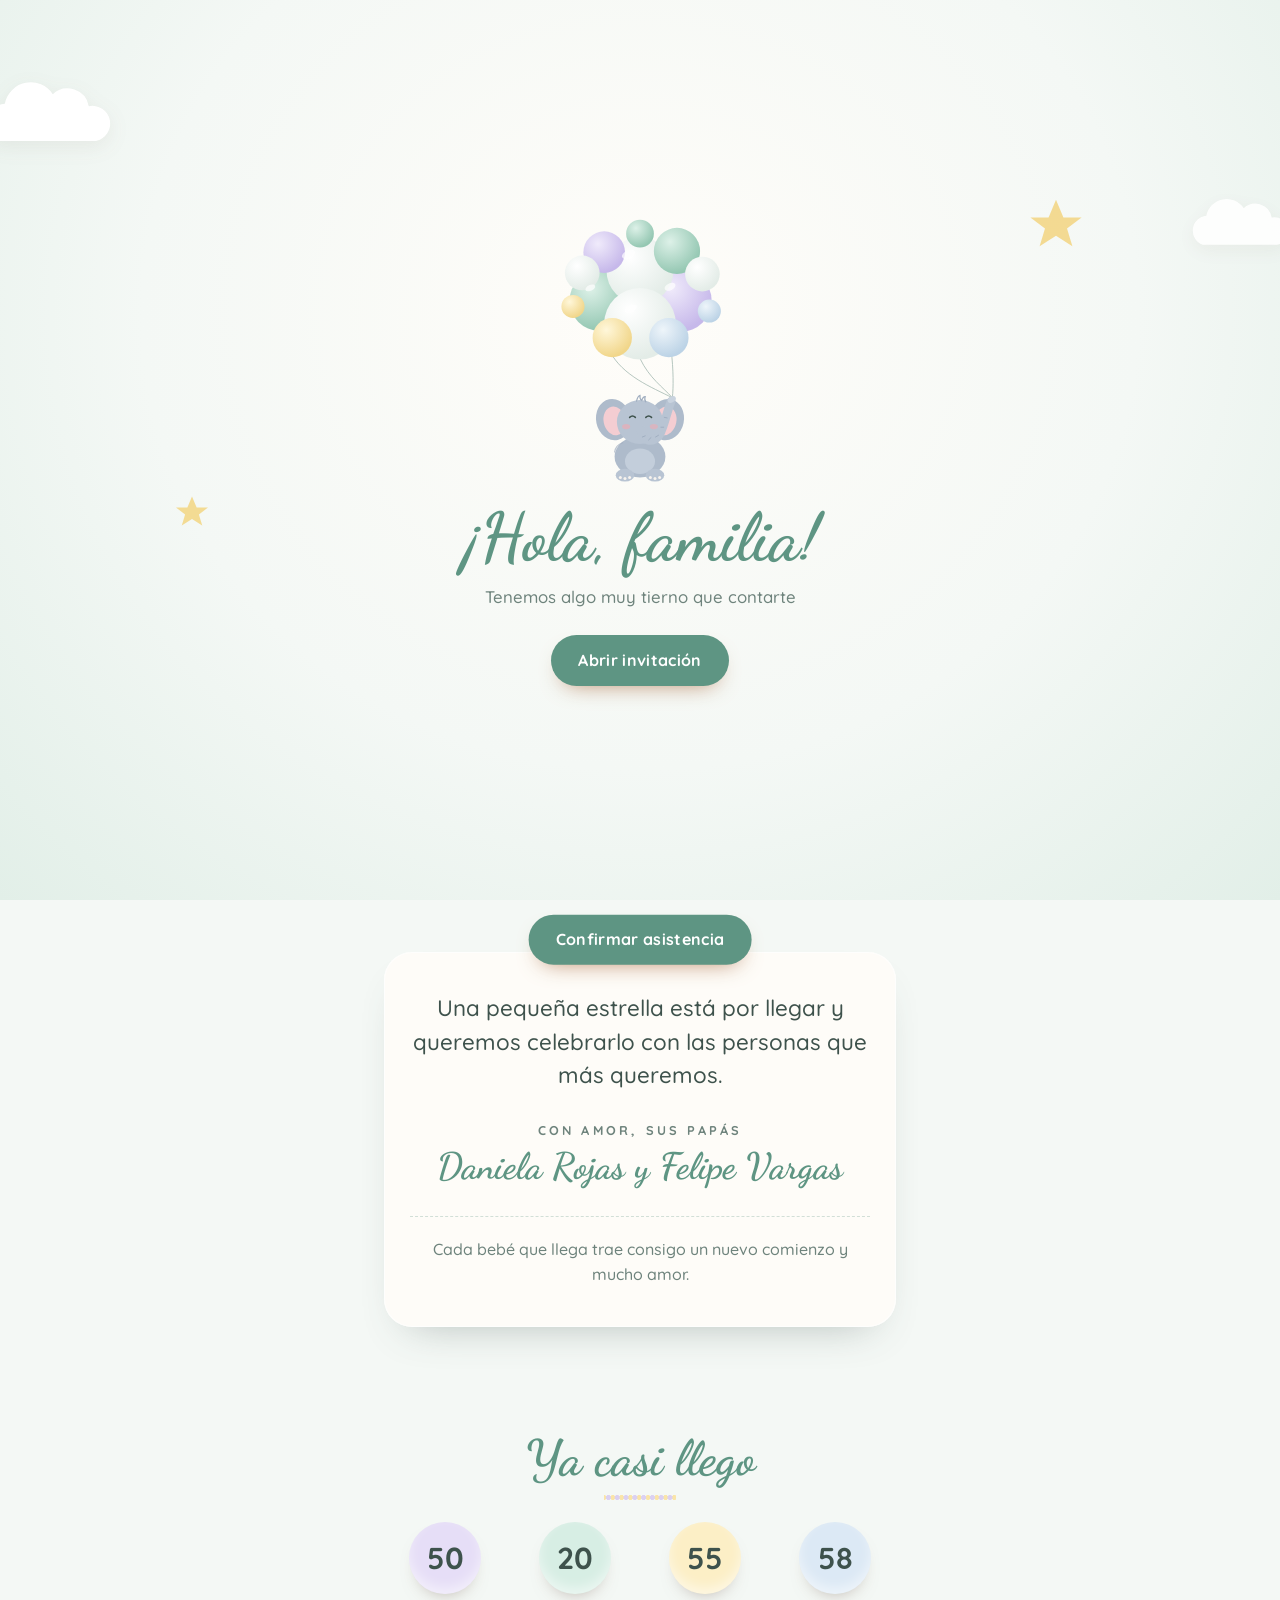
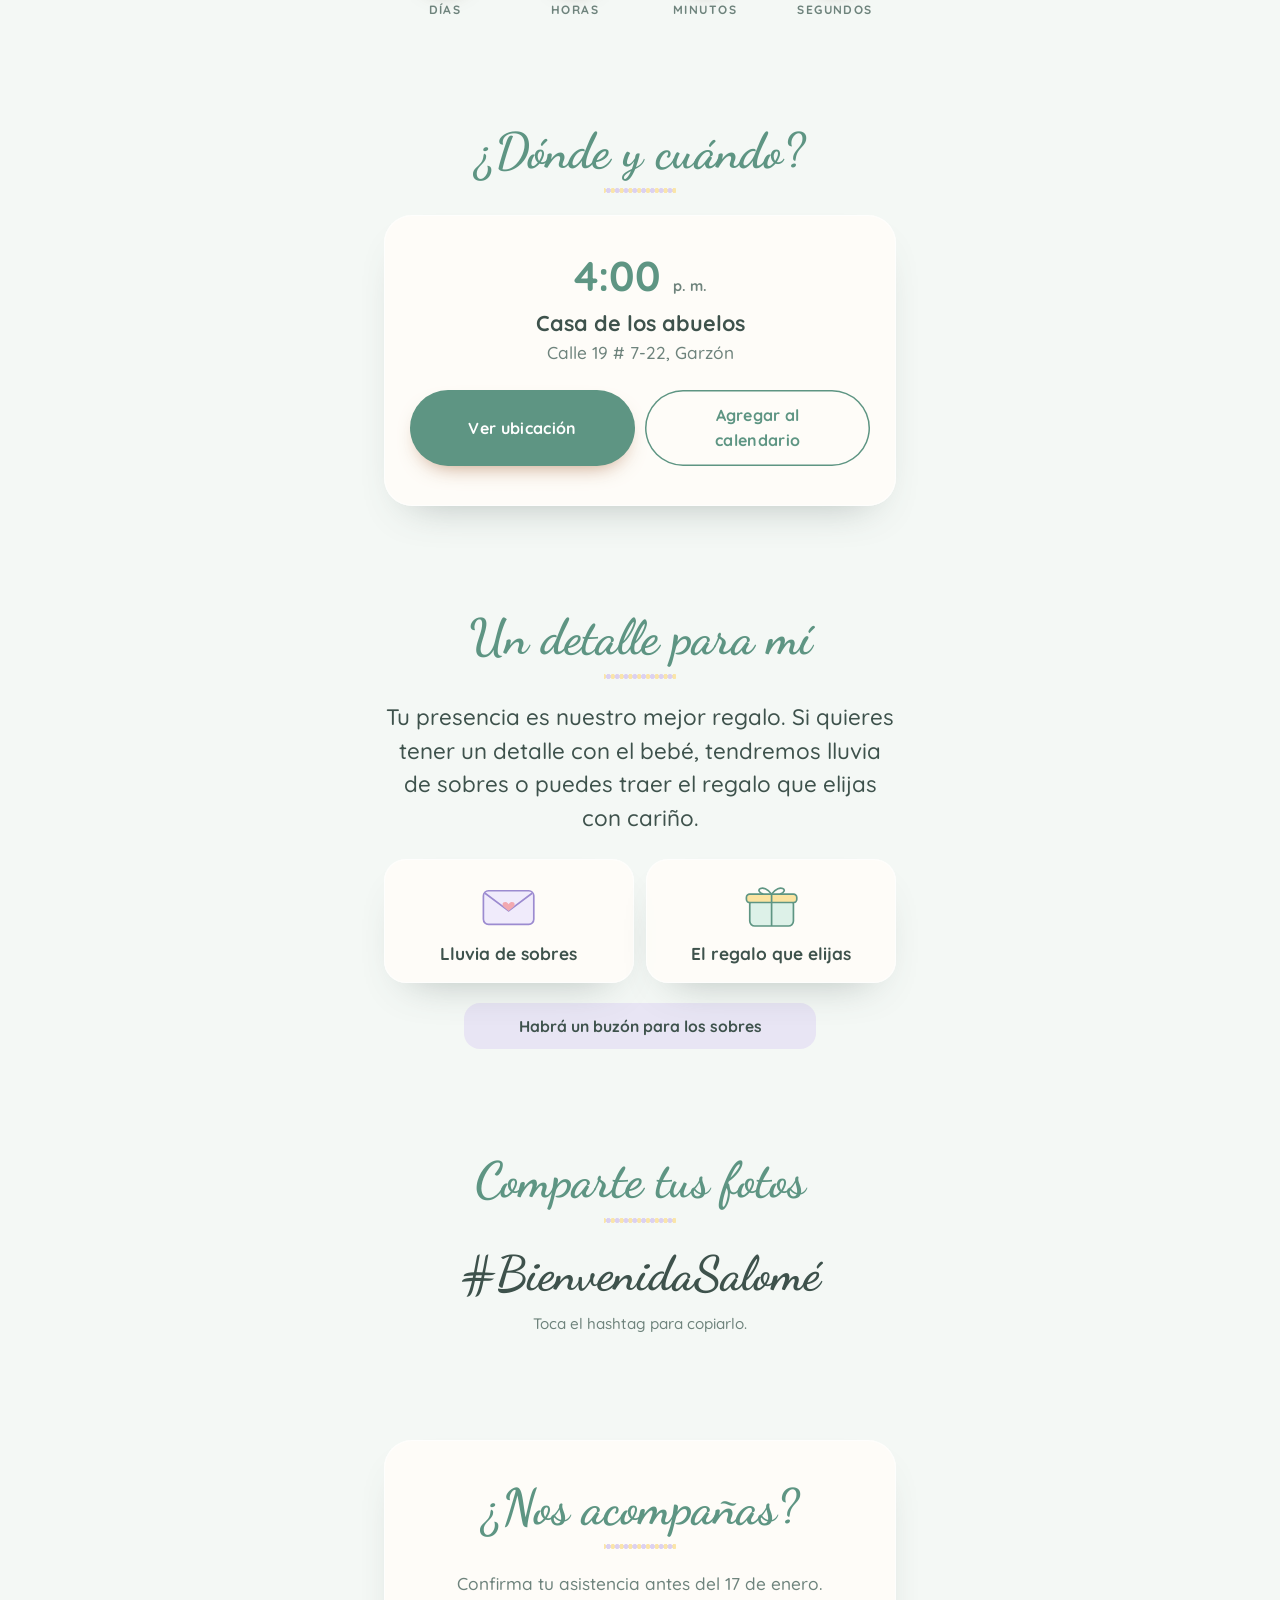
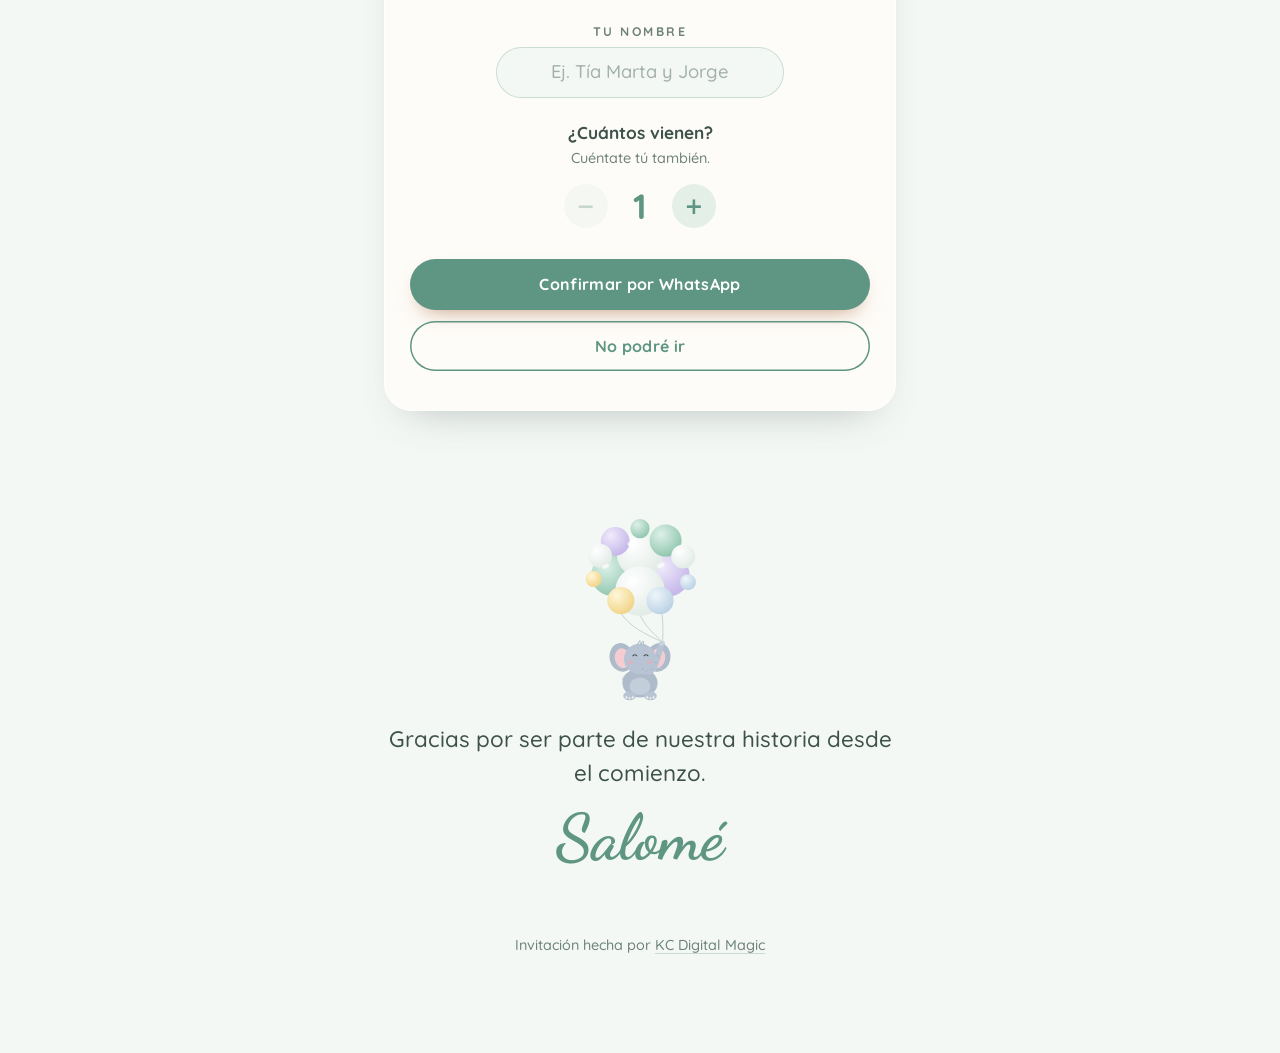
<file: baby-salome-2701/index.html>
<!doctype html>
<html lang="es" data-tema="elefante-menta" class="sin-fotos">
<head>
<meta charset="utf-8">
<meta name="viewport" content="width=device-width, initial-scale=1, viewport-fit=cover">
<meta name="robots" content="noindex, nofollow">
<meta name="theme-color" content="#F4F8F5">
<link rel="icon" href="data:image/svg+xml,%3Csvg%20xmlns%3D%22http%3A//www.w3.org/2000/svg%22%20viewBox%3D%220%200%2064%2064%22%3E%3Crect%20width%3D%2264%22%20height%3D%2264%22%20rx%3D%2214%22%20fill%3D%22%23F4F8F5%22/%3E%3Ctext%20x%3D%2232%22%20y%3D%2244%22%20font-family%3D%22Georgia%2Cserif%22%20font-size%3D%2234%22%20text-anchor%3D%22middle%22%20fill%3D%22%235E9583%22%3E%E2%99%A1%3C/text%3E%3C/svg%3E">
<title>Baby shower de Salomé</title>
<meta name="description" content="Domingo 24 de enero de 2027. Una pequeña estrella está por llegar y queremos celebrarlo con las personas que más queremos.">
<meta property="og:type" content="website">
<meta property="og:title" content="Baby shower de Salomé">
<meta property="og:description" content="Domingo 24 de enero de 2027. Toca para abrir tu invitación.">
<meta property="og:image" content="https://basic.kcdigitalmagic.com/baby-salome-2701/og.jpg">
<meta property="og:image:width" content="1200">
<meta property="og:image:height" content="630">
<meta property="og:url" content="https://basic.kcdigitalmagic.com/baby-salome-2701/">
<script>document.documentElement.classList.add("js");if(!matchMedia("(prefers-reduced-motion: reduce)").matches)document.documentElement.classList.add("anima");</script>
<link rel="preload" href="../assets/fuentes/dancing-script-latin-wght-normal.woff2" as="font" type="font/woff2" crossorigin>
<link rel="preload" href="../assets/fuentes/quicksand-latin-wght-normal.woff2" as="font" type="font/woff2" crossorigin>
<style>
@font-face{font-family:"Dancing Script";src:url("../assets/fuentes/dancing-script-latin-wght-normal.woff2") format("woff2");font-weight:400 700;font-style:normal;font-display:swap}
@font-face{font-family:"Quicksand";src:url("../assets/fuentes/quicksand-latin-wght-normal.woff2") format("woff2");font-weight:300 700;font-style:normal;font-display:swap}
/* Baby Tierno — acuarela suave, osito en globos, arcoíris pastel.
   La apertura es un saludo; al abrir, el globo se eleva. */

/* ---------- Tema ---------- */
/* Las ilustraciones (globos, arcoíris, estrellas, iconos) toman sus colores de estas variables */
:root, [data-tema="osito-caramelo"] {
  --fondo: #FBF6EF;
  --fondo-2: #F4EADC;
  --papel: #FFFDF9;
  --tinta: #5E4334;
  --tinta-suave: #8F7462;
  --acento: #B07A52;
  --acento-claro: #E3C3A3;
  --acento-tinta: #FFFDF9;
  --rosa: #F2C4C4;
  --azul: #C6DDF0;
  --linea: rgba(176, 122, 82, .28);
  --sombra: 0 20px 44px -26px rgba(94, 67, 52, .45);
  --brillo-1: rgba(242, 196, 196, .22); --brillo-2: rgba(198, 221, 240, .25); --brillo-3: rgba(251, 235, 176, .22);
  --g1-l: #FFFDF8; --g1-d: #EBDCC6;
  --g2-l: #F0D2B0; --g2-d: #C99566;
  --g3-l: #F8EBDA; --g3-d: #DDBF9C;
  --g4-l: #FCE8E6; --g4-d: #EDBDB8;
  --g5-l: #EEF5FA; --g5-d: #BCD3E6;
  --cuerda: #B9946F;
  --arco1: #F6C1C1; --arco2: #F9D6B5; --arco3: #FBEBB0; --arco4: #CFE8CF; --arco5: #C6DDF0;
  --estrella: #F1D58E;
  --b1: #F7DADA; --b2: #F9E3CC; --b3: #DDEBDD; --b4: #DCE9F5;
  --icono-1: #FCE8E6; --icono-1b: #D99A93;
  --icono-2: #FBEBB0; --icono-2b: #D9B45A; --icono-2c: #F9D6B5;
  --nota: rgba(242, 196, 196, .35);
  --telon-fin: #F3E6D6;
}
[data-tema="elefante-menta"] {
  --fondo: #F4F8F5;
  --fondo-2: #E4EFE8;
  --papel: #FFFFFF;
  --tinta: #3E524C;
  --tinta-suave: #6E837C;
  --acento: #5E9583;
  --acento-claro: #B5D6C9;
  --acento-tinta: #FFFFFF;
  --rosa: #D9CDF2;
  --azul: #FBE3A0;
  --linea: rgba(94, 149, 131, .28);
  --sombra: 0 20px 44px -26px rgba(62, 82, 76, .42);
  --brillo-1: rgba(217, 205, 242, .3); --brillo-2: rgba(181, 214, 201, .3); --brillo-3: rgba(251, 227, 160, .25);
  --g1-l: #FFFFFF; --g1-d: #E3ECE7;
  --g2-l: #DDF1E8; --g2-d: #94C7B2;
  --g3-l: #F0EBFB; --g3-d: #C6B8EA;
  --g4-l: #FFF7DA; --g4-d: #F1D68A;
  --g5-l: #EEF5FA; --g5-d: #BCD3E6;
  --cuerda: #8FA9A0;
  --arco1: #D6CBF2; --arco2: #C9DDF2; --arco3: #CDEADF; --arco4: #FBEBB0; --arco5: #F6D5DA;
  --estrella: #F3D37A;
  --b1: #E6DEF7; --b2: #D7EEE4; --b3: #FCEFC6; --b4: #DCE9F5;
  --icono-1: #F0EBFB; --icono-1b: #9C8BD0;
  --icono-2: #DDF1E8; --icono-2b: #5E9583; --icono-2c: #FBE3A0;
  --nota: rgba(217, 205, 242, .45);
  --telon-fin: #E2EFE8;
}

/* ---------- Base ---------- */
*, *::before, *::after { box-sizing: border-box; }
html { -webkit-text-size-adjust: 100%; scroll-behavior: smooth; }
body {
  margin: 0;
  color: var(--tinta);
  font-family: "Quicksand", system-ui, sans-serif;
  font-weight: 500;
  font-size: 1.08rem;
  line-height: 1.55;
  -webkit-font-smoothing: antialiased;
  overflow-x: hidden;
  text-align: center;
  background-color: var(--fondo);
  /* papel con grano muy suave */
  background-image:
    radial-gradient(circle at 12% 18%, var(--brillo-1), transparent 38%),
    radial-gradient(circle at 88% 42%, var(--brillo-2), transparent 40%),
    radial-gradient(circle at 20% 78%, var(--brillo-3), transparent 42%),
    url("data:image/svg+xml,%3Csvg xmlns='http://www.w3.org/2000/svg' width='160' height='160'%3E%3Cfilter id='n'%3E%3CfeTurbulence type='fractalNoise' baseFrequency='.9' numOctaves='2' stitchTiles='stitch'/%3E%3CfeColorMatrix values='0 0 0 0 .37 0 0 0 0 .26 0 0 0 0 .2 0 0 0 .05 0'/%3E%3C/filter%3E%3Crect width='100%25' height='100%25' filter='url(%23n)'/%3E%3C/svg%3E");
  background-attachment: fixed;
}
img, svg { display: block; max-width: 100%; }
a { color: inherit; }
button { font: inherit; color: inherit; }
:focus-visible { outline: 2px solid var(--acento); outline-offset: 3px; border-radius: 6px; }

.display { font-family: "Dancing Script", cursive; font-weight: 700; }
.contenedor { width: min(100% - 2.5rem, 32rem); margin-inline: auto; }
.suave { color: var(--tinta-suave); }

.tarjeta {
  position: relative;
  background: rgba(255, 253, 249, .88);
  padding: 2.5rem 1.6rem;
  border-radius: 28px;
  box-shadow: var(--sombra), inset 0 0 0 1px rgba(255, 255, 255, .7);
}

/* ---------- Botones ---------- */
.boton {
  display: inline-flex; align-items: center; justify-content: center; gap: .5rem;
  min-height: 3.1rem; padding: .8rem 1.7rem;
  border: 0; border-radius: 999px;
  background: var(--acento); color: var(--acento-tinta);
  font-family: "Quicksand", system-ui, sans-serif;
  font-weight: 700; font-size: 1rem; letter-spacing: .02em;
  text-decoration: none; cursor: pointer;
  box-shadow: 0 10px 22px -12px rgba(176, 122, 82, .9);
  transition: transform .15s ease, background-color .2s ease;
}
.boton:active { transform: scale(.97); }
.boton-sec { background: transparent; color: var(--acento); box-shadow: inset 0 0 0 1.5px var(--acento); }

/* ---------- Decoración ---------- */
.nube { position: absolute; color: #fff; filter: drop-shadow(0 6px 10px rgba(94, 67, 52, .07)); pointer-events: none; }
.estrellas { position: absolute; inset: 0; width: 100%; height: 100%; pointer-events: none; }
.estrella { fill: var(--estrella); opacity: .8; }
.ilustracion { width: 100%; height: auto; overflow: visible; }

@media (prefers-reduced-motion: no-preference) {
  .estrella { animation: brilla 3.2s ease-in-out infinite; animation-delay: var(--d); transform-box: fill-box; transform-origin: center; }
  .globo-flota, .telon-globo { animation: flota 6s ease-in-out infinite; }
  .nube.n1 { animation: deriva 26s linear infinite alternate; }
  .nube.n2 { animation: deriva 32s linear infinite alternate-reverse; }
  .nube.n3 { animation: deriva 22s linear infinite alternate; }
}
@keyframes brilla { 50% { opacity: .25; transform: scale(.7); } }
@keyframes flota { 50% { transform: translateY(-10px) rotate(1.5deg); } }
@keyframes deriva { to { transform: translateX(28px); } }

/* ---------- Apertura ---------- */
.telon { display: none; }
.js .telon {
  position: fixed; inset: 0; z-index: 50; overflow: hidden;
  display: grid; place-items: center;
  background: radial-gradient(ellipse at 50% 35%, #FFFDF9, var(--fondo) 55%, var(--telon-fin));
  padding: 2rem 1.25rem;
}
.telon .nube.n1 { width: 9rem; top: 9%; left: -1.5rem; }
.telon .nube.n2 { width: 7rem; top: 22%; right: -1rem; opacity: .9; }
.telon-caja { position: relative; display: grid; gap: .6rem; justify-items: center; width: 100%; }
.telon-globo { width: min(52vw, 13rem); margin-bottom: .5rem; }
.telon-hola { margin: 0; font-size: clamp(3rem, 14vw, 4.2rem); line-height: 1.05; color: var(--acento); }
.telon-sub { margin: 0 0 1rem; color: var(--tinta-suave); font-size: 1.05rem; }

.telon.abriendo .telon-globo { animation: sube 1.4s cubic-bezier(.5, 0, .3, 1) forwards; }
.telon.abriendo .telon-hola, .telon.abriendo .telon-sub, .telon.abriendo #abrir { opacity: 0; transition: opacity .35s; }
.telon.abriendo { animation: telon-sale .7s 1s ease forwards; }
@keyframes sube { to { transform: translateY(-110vh) rotate(-6deg); } }
@keyframes telon-sale { to { opacity: 0; visibility: hidden; } }

/* ---------- Portada ---------- */
.portada {
  position: relative;
  min-height: 100svh;
  display: grid; align-content: center; justify-items: center;
  gap: .5rem;
  padding: 2rem 1.25rem 4.75rem;
  overflow: hidden;
}
.portada-fondo { position: relative; width: min(86vw, 24rem); }
.portada-fondo .arcoiris { position: absolute; left: -12%; right: -12%; bottom: 8%; width: 124%; }
.portada-fondo .nube.n1 { width: 38%; left: -14%; bottom: 10%; }
.portada-fondo .nube.n2 { width: 30%; right: -10%; bottom: 20%; }
.portada-fondo .nube.n3 { width: 22%; right: 4%; top: 6%; opacity: .85; }
.globo-flota { position: relative; width: 70%; margin: 0 auto; }

.portada-texto { position: relative; display: grid; justify-items: center; }
.antetitulo { margin: 0; font-size: .85rem; font-weight: 700; letter-spacing: .32em; text-transform: uppercase; color: var(--tinta-suave); padding-left: .32em; }
.nombre {
  margin: .1rem 0 0;
  font-size: clamp(3.6rem, 18vw, 5.6rem); line-height: 1.05;
  color: var(--tinta);
  overflow-wrap: anywhere;
}
.nombre .letra { display: inline-block; }
.nombre .palabra { display: inline-block; white-space: nowrap; }
.fecha-portada {
  margin-top: .9rem;
  display: flex; align-items: center; gap: .8rem;
  padding: .55rem 1.2rem .55rem .7rem;
  background: rgba(255, 253, 249, .85); border-radius: 999px;
  box-shadow: var(--sombra);
}
.dia-num {
  width: 3.2rem; height: 3.2rem; border-radius: 50%;
  display: grid; place-items: center;
  background: var(--acento); color: var(--acento-tinta);
  font-size: 1.6rem; font-weight: 700; line-height: 1;
}
.dia-txt { display: grid; text-align: left; line-height: 1.2; }
.dia-txt b { font-size: .8rem; letter-spacing: .22em; text-transform: uppercase; color: var(--tinta-suave); }
.dia-txt span { font-size: 1.15rem; font-weight: 700; text-transform: capitalize; }

.bajar {
  position: absolute; bottom: 1.1rem; left: 50%; translate: -50% 0;
  width: 2.6rem; height: 2.6rem; border-radius: 50%;
  display: grid; place-items: center;
  background: rgba(255, 253, 249, .8);
  color: var(--acento); text-decoration: none;
}

/* ---------- Secciones ---------- */
.seccion { padding: 3.25rem 0; }
.titulo {
  margin: 0 0 1.25rem;
  font-size: clamp(2.5rem, 11vw, 3.1rem); line-height: 1.1;
  color: var(--acento);
}
.titulo::after {
  content: ""; display: block; width: 4.5rem; height: .55rem; margin: .5rem auto 0;
  background: radial-gradient(circle, var(--rosa) 40%, transparent 42%) 0 50% / .55rem .55rem repeat-x,
              radial-gradient(circle, var(--azul) 40%, transparent 42%) .275rem 50% / .55rem .55rem repeat-x;
  opacity: .9;
}
.texto-grande { margin: 0; font-size: clamp(1.2rem, 5vw, 1.4rem); line-height: 1.5; text-wrap: pretty; }

.papas { margin-top: 1.75rem; }
.papas-label { margin: 0; font-size: .8rem; font-weight: 700; letter-spacing: .25em; text-transform: uppercase; color: var(--tinta-suave); }
.papas-nombres { margin: .2rem 0 0; font-size: clamp(1.9rem, 8vw, 2.3rem); line-height: 1.2; color: var(--acento); }
.cita { margin: 1.75rem 0 0; padding-top: 1.25rem; border-top: 1px dashed var(--linea); }
.cita p { margin: 0; font-size: 1rem; color: var(--tinta-suave); }
.cita footer { margin-top: .4rem; font-size: .8rem; letter-spacing: .15em; text-transform: uppercase; color: var(--tinta-suave); }

/* Cuenta regresiva: burbujas pastel */
.cuenta { display: grid; grid-template-columns: repeat(4, 1fr); gap: .5rem; margin: 0; }
.cuenta div { display: grid; justify-items: center; gap: .45rem; }
.cuenta dd {
  margin: 0; order: -1;
  width: min(100%, 4.5rem); aspect-ratio: 1; border-radius: 50%;
  display: grid; place-items: center;
  font-size: clamp(1.5rem, 6.5vw, 1.9rem); font-weight: 700; line-height: 1;
  font-variant-numeric: tabular-nums; color: var(--tinta);
  box-shadow: inset 0 -6px 12px rgba(255, 255, 255, .5), 0 10px 20px -14px rgba(94, 67, 52, .6);
}
.cuenta div:nth-child(1) dd { background: var(--b1); }
.cuenta div:nth-child(2) dd { background: var(--b2); }
.cuenta div:nth-child(3) dd { background: var(--b3); }
.cuenta div:nth-child(4) dd { background: var(--b4); }
.cuenta dt { color: var(--tinta-suave); font-size: .75rem; font-weight: 700; letter-spacing: .12em; text-transform: uppercase; }

.padrinos { margin: 0; font-size: 1.3rem; line-height: 1.5; }

/* Momento */
.momento-hora { margin: 0; font-size: 2.6rem; font-weight: 700; line-height: 1; color: var(--acento); }
.momento-hora small { font-size: .9rem; color: var(--tinta-suave); }
.momento-lugar { margin: .75rem 0 0; font-size: 1.35rem; font-weight: 700; line-height: 1.25; }
.momento-dir { margin: .25rem 0 0; color: var(--tinta-suave); }
.momento-acciones { display: grid; gap: .6rem; margin-top: 1.5rem; }

/* Regalos */
.sugerencias { display: grid; grid-template-columns: repeat(auto-fit, minmax(9rem, 1fr)); gap: .8rem; margin-top: 1.5rem; }
.sugerencia { padding: 1.25rem .9rem 1.1rem; border-radius: 22px; display: grid; justify-items: center; gap: .6rem; }
.sugerencia svg { width: 4.2rem; }
.sugerencia p { margin: 0; font-weight: 700; line-height: 1.3; }
.nota-regalo {
  margin: 1.25rem auto 0; max-width: 22rem;
  padding: .7rem 1.1rem; border-radius: 16px;
  background: var(--nota); color: var(--tinta);
  font-weight: 700; font-size: .98rem;
}
.regalo .boton { margin-top: 1.5rem; }

.nivel { margin: 0; font-size: 1.15rem; }
.avisos { margin-top: 1rem; display: grid; gap: .5rem; color: var(--tinta-suave); }
.avisos p { margin: 0; }

/* Hashtag */
.hashtag {
  background: none; border: 0; padding: 0; cursor: pointer;
  font-family: "Dancing Script", cursive; font-weight: 700;
  font-size: clamp(2.2rem, 10vw, 3rem); line-height: 1.2;
  color: var(--tinta); overflow-wrap: anywhere;
}
.hashtag-estado { margin: .6rem 0 0; color: var(--tinta-suave); font-size: .95rem; min-height: 1.5em; }

/* Confirmación */
.limite { margin: 0 0 1.5rem; color: var(--tinta-suave); }
.rsvp-nombre { display: grid; gap: .35rem; margin: 0 auto 1.4rem; max-width: 18rem; }
.rsvp-nombre span { font-size: .78rem; font-weight: 700; letter-spacing: .2em; text-transform: uppercase; color: var(--tinta-suave); }
.rsvp-nombre input {
  font: inherit; font-size: 1.15rem; text-align: center; color: var(--tinta);
  background: var(--fondo); border: 1.5px solid var(--linea); border-radius: 999px; padding: .65rem 1rem;
}
.rsvp-nombre input:focus { outline: none; border-color: var(--acento); }
.rsvp-nombre input::placeholder { color: var(--tinta-suave); opacity: .6; }
.cupos { display: grid; justify-items: center; gap: .6rem; margin: 0 0 1.6rem; }
.cupos-label { margin: 0; font-weight: 700; }
.cupos-label small { display: block; color: var(--tinta-suave); font-size: .9rem; font-weight: 500; }
.contador { display: flex; align-items: center; gap: .5rem; }
.contador button {
  width: 2.75rem; height: 2.75rem; border-radius: 50%; border: 0; cursor: pointer;
  background: var(--fondo-2); color: var(--acento); font: 600 1.4rem/1 system-ui, sans-serif;
}
.contador button:disabled { opacity: .35; cursor: default; }
.contador output { min-width: 3rem; font-size: 2.2rem; font-weight: 700; color: var(--acento); }
.confirmar-acciones { display: grid; gap: .7rem; }
.confirmar-acciones .boton { width: 100%; }

/* Barra flotante */
.flotante {
  position: fixed; left: 50%; bottom: max(1rem, env(safe-area-inset-bottom)); z-index: 20;
  transform: translate(-50%, 160%);
  transition: transform .4s cubic-bezier(.2, .8, .2, 1);
  white-space: nowrap;
}
.flotante.visible { transform: translate(-50%, 0); }

/* Cierre */
.cierre { padding-bottom: 2rem; }
.cierre-globo { width: 9rem; margin: 0 auto 1.25rem; }
.firma { margin: 1rem 0 0; font-size: clamp(3rem, 14vw, 4rem); line-height: 1; color: var(--acento); }
.pie { padding: 2rem 0 6rem; color: var(--tinta-suave); font-size: .9rem; }
.pie p { margin: 0; }
.pie a { text-decoration-color: var(--linea); text-underline-offset: 3px; }

/* ---------- Movimiento ---------- */
.js.anima .nombre .letra { opacity: 0; transform: translateY(.3em); }
.js.anima .fecha-portada, .js.anima .portada-fondo { opacity: 0; }

@supports (animation-timeline: view()) {
  @media (prefers-reduced-motion: no-preference) {
    .revela { animation: revela linear both; animation-timeline: view(); animation-range: entry 0% entry 55%; }
    @keyframes revela { from { opacity: 0; transform: translateY(2rem); } }
  }
}
@media (prefers-reduced-motion: reduce) {
  html { scroll-behavior: auto; }
  .flotante { transition: none; }
}
@media (min-width: 48rem) {
  .momento-acciones { grid-template-columns: 1fr 1fr; }
}

</style>
</head>
<body>





<div class="telon" id="telon" role="dialog" aria-modal="true" aria-labelledby="telon-nombre" data-retardo="900">
  <svg class="nube n1" viewBox="0 0 120 60" aria-hidden="true"><path d="M20 50 a16 16 0 0 1 4 -31 a22 22 0 0 1 40 -8 a18 18 0 0 1 30 10 a14 14 0 0 1 6 29z" fill="currentColor"/></svg><svg class="nube n2" viewBox="0 0 120 60" aria-hidden="true"><path d="M20 50 a16 16 0 0 1 4 -31 a22 22 0 0 1 40 -8 a18 18 0 0 1 30 10 a14 14 0 0 1 6 29z" fill="currentColor"/></svg><svg class="estrellas" viewBox="0 0 400 800" preserveAspectRatio="xMidYMid slice" aria-hidden="true"><path class="estrella" style="--d:0s" transform="translate(40 120) scale(0.7)" d="M0-10 2.9-3.1 10-3.1 4.3 1.2 6.4 8.1 0 4 -6.4 8.1 -4.3 1.2 -10-3.1 -2.9-3.1Z"/><path class="estrella" style="--d:0.8s" transform="translate(352 90) scale(0.55)" d="M0-10 2.9-3.1 10-3.1 4.3 1.2 6.4 8.1 0 4 -6.4 8.1 -4.3 1.2 -10-3.1 -2.9-3.1Z"/><path class="estrella" style="--d:1.6s" transform="translate(330 330) scale(0.8)" d="M0-10 2.9-3.1 10-3.1 4.3 1.2 6.4 8.1 0 4 -6.4 8.1 -4.3 1.2 -10-3.1 -2.9-3.1Z"/><path class="estrella" style="--d:2.2s" transform="translate(60 420) scale(0.5)" d="M0-10 2.9-3.1 10-3.1 4.3 1.2 6.4 8.1 0 4 -6.4 8.1 -4.3 1.2 -10-3.1 -2.9-3.1Z"/><path class="estrella" style="--d:0.4s" transform="translate(370 560) scale(0.6)" d="M0-10 2.9-3.1 10-3.1 4.3 1.2 6.4 8.1 0 4 -6.4 8.1 -4.3 1.2 -10-3.1 -2.9-3.1Z"/><path class="estrella" style="--d:1.2s" transform="translate(30 690) scale(0.75)" d="M0-10 2.9-3.1 10-3.1 4.3 1.2 6.4 8.1 0 4 -6.4 8.1 -4.3 1.2 -10-3.1 -2.9-3.1Z"/><path class="estrella" style="--d:2.6s" transform="translate(300 740) scale(0.45)" d="M0-10 2.9-3.1 10-3.1 4.3 1.2 6.4 8.1 0 4 -6.4 8.1 -4.3 1.2 -10-3.1 -2.9-3.1Z"/><path class="estrella" style="--d:3s" transform="translate(200 40) scale(0.5)" d="M0-10 2.9-3.1 10-3.1 4.3 1.2 6.4 8.1 0 4 -6.4 8.1 -4.3 1.2 -10-3.1 -2.9-3.1Z"/></svg>
  <div class="telon-caja">
    <div class="telon-globo"><svg class="ilustracion" viewBox="0 0 360 470" aria-hidden="true">
  <defs>
    <radialGradient id="g1" cx="35%" cy="30%" r="70%"><stop offset="0" style="stop-color:var(--g1-l)"/><stop offset="1" style="stop-color:var(--g1-d)"/></radialGradient>
    <radialGradient id="g2" cx="35%" cy="30%" r="70%"><stop offset="0" style="stop-color:var(--g2-l)"/><stop offset="1" style="stop-color:var(--g2-d)"/></radialGradient>
    <radialGradient id="g3" cx="35%" cy="30%" r="70%"><stop offset="0" style="stop-color:var(--g3-l)"/><stop offset="1" style="stop-color:var(--g3-d)"/></radialGradient>
    <radialGradient id="g4" cx="35%" cy="30%" r="70%"><stop offset="0" style="stop-color:var(--g4-l)"/><stop offset="1" style="stop-color:var(--g4-d)"/></radialGradient>
    <radialGradient id="g5" cx="35%" cy="30%" r="70%"><stop offset="0" style="stop-color:var(--g5-l)"/><stop offset="1" style="stop-color:var(--g5-d)"/></radialGradient>
    <filter id="f-suave"><feGaussianBlur stdDeviation=".6"/></filter>
  </defs>
  
  <g class="cuerdas" stroke="var(--cuerda)" stroke-width="1.4" fill="none" opacity=".8">
    <path d="M128 238 C150 280 200 300 236 318"/><path d="M180 250 C196 284 220 300 236 318"/><path d="M234 236 C238 270 238 300 236 318"/>
  </g>
  
  <g class="racimo" filter="url(#f-suave)">
    <circle cx="110" cy="150" r="52" fill="url(#g2)"/><circle cx="250" cy="150" r="54" fill="url(#g3)"/>
    <circle cx="180" cy="98" r="58" fill="url(#g1)"/><circle cx="118" cy="66" r="36" fill="url(#g3)"/>
    <circle cx="244" cy="64" r="40" fill="url(#g2)"/><circle cx="180" cy="190" r="62" fill="url(#g1)"/>
    <circle cx="80" cy="102" r="30" fill="url(#g1)"/><circle cx="288" cy="104" r="30" fill="url(#g1)"/>
    <circle cx="132" cy="214" r="34" fill="url(#g4)"/><circle cx="230" cy="214" r="34" fill="url(#g5)"/>
    <circle cx="180" cy="34" r="24" fill="url(#g2)"/><circle cx="64" cy="160" r="20" fill="url(#g4)"/><circle cx="300" cy="168" r="20" fill="url(#g5)"/>
    <g fill="#fff" opacity=".7"><ellipse cx="160" cy="70" rx="12" ry="7" transform="rotate(-25 160 70)"/><ellipse cx="94" cy="128" rx="9" ry="5" transform="rotate(-25 94 128)"/><ellipse cx="232" cy="126" rx="10" ry="6" transform="rotate(-25 232 126)"/><ellipse cx="164" cy="164" rx="11" ry="6" transform="rotate(-25 164 164)"/></g>
  </g>
  
  <g class="elefante">
    <ellipse cx="180" cy="420" rx="44" ry="36" fill="#AEBBCB"/>
    <ellipse cx="180" cy="428" rx="26" ry="22" fill="#C3CEDB"/>
    <ellipse cx="154" cy="452" rx="16" ry="11" fill="#B8C4D3"/><ellipse cx="206" cy="452" rx="16" ry="11" fill="#B8C4D3"/>
    <g fill="#F7F3EE"><circle cx="146" cy="456" r="2.6"/><circle cx="154" cy="458" r="2.6"/><circle cx="162" cy="456" r="2.6"/><circle cx="198" cy="456" r="2.6"/><circle cx="206" cy="458" r="2.6"/><circle cx="214" cy="456" r="2.6"/></g>
    <ellipse cx="134" cy="356" rx="30" ry="36" fill="#AEBBCB" transform="rotate(-12 134 356)"/>
    <ellipse cx="136" cy="358" rx="19" ry="25" fill="#F4CDD2" transform="rotate(-12 136 358)"/>
    <ellipse cx="226" cy="356" rx="30" ry="36" fill="#AEBBCB" transform="rotate(12 226 356)"/>
    <ellipse cx="224" cy="358" rx="19" ry="25" fill="#F4CDD2" transform="rotate(12 224 358)"/>
    <ellipse cx="180" cy="360" rx="40" ry="38" fill="#B8C4D3"/>
    <path d="M182 374 C182 394 204 398 214 382 C222 368 226 344 234 324" fill="none" stroke="#B8C4D3" stroke-width="15" stroke-linecap="round"/>
    <path d="M184 386 l5 -2 M195 391 l4 -4 M207 386 l5 -3 M216 369 l5 0 M222 352 l5 1" stroke="#9FADBF" stroke-width="1.6" stroke-linecap="round"/>
    <ellipse cx="235" cy="321" rx="7.5" ry="5" fill="#C9D3DF" transform="rotate(-30 235 321)"/>
    <path d="M162 352 q5 -5 10 0" fill="none" stroke="#3E524C" stroke-width="2.6" stroke-linecap="round"/>
    <path d="M190 352 q5 -5 10 0" fill="none" stroke="#3E524C" stroke-width="2.6" stroke-linecap="round"/>
    <ellipse cx="156" cy="368" rx="7" ry="4.5" fill="#F2A9B0" opacity=".6"/><ellipse cx="204" cy="368" rx="7" ry="4.5" fill="#F2A9B0" opacity=".55"/>
    <path d="M174 324 q2 -9 6 -10 q-1 6 3 9 q2 -7 6 -7 q-2 6 1 9" fill="none" stroke="#9FADBF" stroke-width="2" stroke-linecap="round"/>
    <path d="M150 396 q-12 4 -14 16" fill="none" stroke="#9FADBF" stroke-width="2" stroke-linecap="round" opacity=".7"/>
  </g>
  
</svg></div>
    <p class="telon-hola display" id="telon-nombre">¡Hola, familia!</p>
    <p class="telon-sub">Tenemos algo muy tierno que contarte</p>
    <button class="boton" id="abrir" type="button">Abrir invitación</button>
  </div>
</div>

<main>
<header class="portada" id="inicio">
  <svg class="estrellas" viewBox="0 0 400 800" preserveAspectRatio="xMidYMid slice" aria-hidden="true"><path class="estrella" style="--d:0s" transform="translate(40 120) scale(0.7)" d="M0-10 2.9-3.1 10-3.1 4.3 1.2 6.4 8.1 0 4 -6.4 8.1 -4.3 1.2 -10-3.1 -2.9-3.1Z"/><path class="estrella" style="--d:0.8s" transform="translate(352 90) scale(0.55)" d="M0-10 2.9-3.1 10-3.1 4.3 1.2 6.4 8.1 0 4 -6.4 8.1 -4.3 1.2 -10-3.1 -2.9-3.1Z"/><path class="estrella" style="--d:1.6s" transform="translate(330 330) scale(0.8)" d="M0-10 2.9-3.1 10-3.1 4.3 1.2 6.4 8.1 0 4 -6.4 8.1 -4.3 1.2 -10-3.1 -2.9-3.1Z"/><path class="estrella" style="--d:2.2s" transform="translate(60 420) scale(0.5)" d="M0-10 2.9-3.1 10-3.1 4.3 1.2 6.4 8.1 0 4 -6.4 8.1 -4.3 1.2 -10-3.1 -2.9-3.1Z"/><path class="estrella" style="--d:0.4s" transform="translate(370 560) scale(0.6)" d="M0-10 2.9-3.1 10-3.1 4.3 1.2 6.4 8.1 0 4 -6.4 8.1 -4.3 1.2 -10-3.1 -2.9-3.1Z"/><path class="estrella" style="--d:1.2s" transform="translate(30 690) scale(0.75)" d="M0-10 2.9-3.1 10-3.1 4.3 1.2 6.4 8.1 0 4 -6.4 8.1 -4.3 1.2 -10-3.1 -2.9-3.1Z"/><path class="estrella" style="--d:2.6s" transform="translate(300 740) scale(0.45)" d="M0-10 2.9-3.1 10-3.1 4.3 1.2 6.4 8.1 0 4 -6.4 8.1 -4.3 1.2 -10-3.1 -2.9-3.1Z"/><path class="estrella" style="--d:3s" transform="translate(200 40) scale(0.5)" d="M0-10 2.9-3.1 10-3.1 4.3 1.2 6.4 8.1 0 4 -6.4 8.1 -4.3 1.2 -10-3.1 -2.9-3.1Z"/></svg>
  <div class="portada-fondo"><svg class="arcoiris" viewBox="0 0 400 220" overflow="visible" aria-hidden="true" preserveAspectRatio="xMidYMax meet">
  <defs><filter id="f-acuarela" filterUnits="userSpaceOnUse" x="-40" y="-40" width="480" height="320"><feGaussianBlur stdDeviation="5"/></filter>
    <linearGradient id="g-pie" x1="0" y1="0" x2="0" y2="1"><stop offset=".55" stop-color="#fff"/><stop offset="1" stop-color="#fff" stop-opacity="0"/></linearGradient>
    <mask id="m-pie" maskUnits="userSpaceOnUse" x="-40" y="-40" width="480" height="320"><rect x="-40" y="-40" width="480" height="300" fill="url(#g-pie)"/></mask></defs>
  <g fill="none" stroke-width="18" filter="url(#f-acuarela)" mask="url(#m-pie)" opacity=".55" stroke-linecap="round">
    <path d="M20 220 a180 180 0 0 1 360 0" style="stroke:var(--arco1)"/><path d="M38 220 a162 162 0 0 1 324 0" style="stroke:var(--arco2)"/>
    <path d="M56 220 a144 144 0 0 1 288 0" style="stroke:var(--arco3)"/><path d="M74 220 a126 126 0 0 1 252 0" style="stroke:var(--arco4)"/>
    <path d="M92 220 a108 108 0 0 1 216 0" style="stroke:var(--arco5)"/>
  </g>
</svg><svg class="nube n1" viewBox="0 0 120 60" aria-hidden="true"><path d="M20 50 a16 16 0 0 1 4 -31 a22 22 0 0 1 40 -8 a18 18 0 0 1 30 10 a14 14 0 0 1 6 29z" fill="currentColor"/></svg><svg class="nube n2" viewBox="0 0 120 60" aria-hidden="true"><path d="M20 50 a16 16 0 0 1 4 -31 a22 22 0 0 1 40 -8 a18 18 0 0 1 30 10 a14 14 0 0 1 6 29z" fill="currentColor"/></svg><svg class="nube n3" viewBox="0 0 120 60" aria-hidden="true"><path d="M20 50 a16 16 0 0 1 4 -31 a22 22 0 0 1 40 -8 a18 18 0 0 1 30 10 a14 14 0 0 1 6 29z" fill="currentColor"/></svg><div class="globo-flota"><svg class="ilustracion" viewBox="0 0 360 470" aria-hidden="true">
  <defs>
    <radialGradient id="g1" cx="35%" cy="30%" r="70%"><stop offset="0" style="stop-color:var(--g1-l)"/><stop offset="1" style="stop-color:var(--g1-d)"/></radialGradient>
    <radialGradient id="g2" cx="35%" cy="30%" r="70%"><stop offset="0" style="stop-color:var(--g2-l)"/><stop offset="1" style="stop-color:var(--g2-d)"/></radialGradient>
    <radialGradient id="g3" cx="35%" cy="30%" r="70%"><stop offset="0" style="stop-color:var(--g3-l)"/><stop offset="1" style="stop-color:var(--g3-d)"/></radialGradient>
    <radialGradient id="g4" cx="35%" cy="30%" r="70%"><stop offset="0" style="stop-color:var(--g4-l)"/><stop offset="1" style="stop-color:var(--g4-d)"/></radialGradient>
    <radialGradient id="g5" cx="35%" cy="30%" r="70%"><stop offset="0" style="stop-color:var(--g5-l)"/><stop offset="1" style="stop-color:var(--g5-d)"/></radialGradient>
    <filter id="f-suave"><feGaussianBlur stdDeviation=".6"/></filter>
  </defs>
  
  <g class="cuerdas" stroke="var(--cuerda)" stroke-width="1.4" fill="none" opacity=".8">
    <path d="M128 238 C150 280 200 300 236 318"/><path d="M180 250 C196 284 220 300 236 318"/><path d="M234 236 C238 270 238 300 236 318"/>
  </g>
  
  <g class="racimo" filter="url(#f-suave)">
    <circle cx="110" cy="150" r="52" fill="url(#g2)"/><circle cx="250" cy="150" r="54" fill="url(#g3)"/>
    <circle cx="180" cy="98" r="58" fill="url(#g1)"/><circle cx="118" cy="66" r="36" fill="url(#g3)"/>
    <circle cx="244" cy="64" r="40" fill="url(#g2)"/><circle cx="180" cy="190" r="62" fill="url(#g1)"/>
    <circle cx="80" cy="102" r="30" fill="url(#g1)"/><circle cx="288" cy="104" r="30" fill="url(#g1)"/>
    <circle cx="132" cy="214" r="34" fill="url(#g4)"/><circle cx="230" cy="214" r="34" fill="url(#g5)"/>
    <circle cx="180" cy="34" r="24" fill="url(#g2)"/><circle cx="64" cy="160" r="20" fill="url(#g4)"/><circle cx="300" cy="168" r="20" fill="url(#g5)"/>
    <g fill="#fff" opacity=".7"><ellipse cx="160" cy="70" rx="12" ry="7" transform="rotate(-25 160 70)"/><ellipse cx="94" cy="128" rx="9" ry="5" transform="rotate(-25 94 128)"/><ellipse cx="232" cy="126" rx="10" ry="6" transform="rotate(-25 232 126)"/><ellipse cx="164" cy="164" rx="11" ry="6" transform="rotate(-25 164 164)"/></g>
  </g>
  
  <g class="elefante">
    <ellipse cx="180" cy="420" rx="44" ry="36" fill="#AEBBCB"/>
    <ellipse cx="180" cy="428" rx="26" ry="22" fill="#C3CEDB"/>
    <ellipse cx="154" cy="452" rx="16" ry="11" fill="#B8C4D3"/><ellipse cx="206" cy="452" rx="16" ry="11" fill="#B8C4D3"/>
    <g fill="#F7F3EE"><circle cx="146" cy="456" r="2.6"/><circle cx="154" cy="458" r="2.6"/><circle cx="162" cy="456" r="2.6"/><circle cx="198" cy="456" r="2.6"/><circle cx="206" cy="458" r="2.6"/><circle cx="214" cy="456" r="2.6"/></g>
    <ellipse cx="134" cy="356" rx="30" ry="36" fill="#AEBBCB" transform="rotate(-12 134 356)"/>
    <ellipse cx="136" cy="358" rx="19" ry="25" fill="#F4CDD2" transform="rotate(-12 136 358)"/>
    <ellipse cx="226" cy="356" rx="30" ry="36" fill="#AEBBCB" transform="rotate(12 226 356)"/>
    <ellipse cx="224" cy="358" rx="19" ry="25" fill="#F4CDD2" transform="rotate(12 224 358)"/>
    <ellipse cx="180" cy="360" rx="40" ry="38" fill="#B8C4D3"/>
    <path d="M182 374 C182 394 204 398 214 382 C222 368 226 344 234 324" fill="none" stroke="#B8C4D3" stroke-width="15" stroke-linecap="round"/>
    <path d="M184 386 l5 -2 M195 391 l4 -4 M207 386 l5 -3 M216 369 l5 0 M222 352 l5 1" stroke="#9FADBF" stroke-width="1.6" stroke-linecap="round"/>
    <ellipse cx="235" cy="321" rx="7.5" ry="5" fill="#C9D3DF" transform="rotate(-30 235 321)"/>
    <path d="M162 352 q5 -5 10 0" fill="none" stroke="#3E524C" stroke-width="2.6" stroke-linecap="round"/>
    <path d="M190 352 q5 -5 10 0" fill="none" stroke="#3E524C" stroke-width="2.6" stroke-linecap="round"/>
    <ellipse cx="156" cy="368" rx="7" ry="4.5" fill="#F2A9B0" opacity=".6"/><ellipse cx="204" cy="368" rx="7" ry="4.5" fill="#F2A9B0" opacity=".55"/>
    <path d="M174 324 q2 -9 6 -10 q-1 6 3 9 q2 -7 6 -7 q-2 6 1 9" fill="none" stroke="#9FADBF" stroke-width="2" stroke-linecap="round"/>
    <path d="M150 396 q-12 4 -14 16" fill="none" stroke="#9FADBF" stroke-width="2" stroke-linecap="round" opacity=".7"/>
  </g>
  
</svg></div></div>
  <div class="portada-texto">
    <p class="antetitulo">Baby shower</p>
    <h1 class="nombre display" aria-label="Salomé"><span class="palabra" aria-hidden="true"><span class="letra">S</span><span class="letra">a</span><span class="letra">l</span><span class="letra">o</span><span class="letra">m</span><span class="letra">é</span></span></h1>
    <div class="fecha-portada">
      <span class="dia-num">24</span>
      <span class="dia-txt"><b>domingo</b><span>enero · 2027</span></span>
    </div>
  </div>
  <a class="bajar" href="#mensaje" aria-label="Ver la invitación"><svg width="18" height="18" viewBox="0 0 18 18" aria-hidden="true"><path d="M9 3v12M3.5 9.5 9 15l5.5-5.5" fill="none" stroke="currentColor" stroke-width="1.6" stroke-linecap="round" stroke-linejoin="round"/></svg></a>
</header>

<section class="seccion" id="mensaje">
  <div class="contenedor tarjeta revela">
    <p class="texto-grande">Una pequeña estrella está por llegar y queremos celebrarlo con las personas que más queremos.</p>
    
    <div class="papas">
      <p class="papas-label">Con amor, sus papás</p>
      <p class="papas-nombres display">Daniela Rojas y Felipe Vargas</p>
    </div>
    
    <blockquote class="cita"><p>Cada bebé que llega trae consigo un nuevo comienzo y mucho amor.</p></blockquote>
  </div>
</section>

<section class="seccion" aria-labelledby="t-cuenta">
  <div class="contenedor revela">
    <h2 class="titulo display" id="t-cuenta">Ya casi llego</h2>
    <dl class="cuenta" id="cuenta">
      <div><dt>días</dt><dd data-u="d">–</dd></div>
      <div><dt>horas</dt><dd data-u="h">–</dd></div>
      <div><dt>minutos</dt><dd data-u="m">–</dd></div>
      <div><dt>segundos</dt><dd data-u="s">–</dd></div>
    </dl>
    <p class="cuenta-fin texto-grande" id="cuenta-fin" hidden>¡Hoy es el gran día!</p>
  </div>
</section>



<section class="seccion" aria-labelledby="t-momentos">
  <div class="contenedor">
    <h2 class="titulo display revela" id="t-momentos">¿Dónde y cuándo?</h2>
    
    <div class="momento tarjeta revela">
      <p class="momento-hora" aria-label="4:00 de la tarde">4:00 <small>p. m.</small></p>
      <p class="momento-lugar">Casa de los abuelos</p>
      <p class="momento-dir">Calle 19 # 7-22, Garzón</p>
      <div class="momento-acciones">
        <a class="boton" href="https://maps.app.goo.gl/ejemplo10" target="_blank" rel="noopener">Ver ubicación</a>
        <a class="boton boton-sec" href="#" target="_blank" rel="noopener" data-calendario="0">Agregar al calendario</a>
      </div>
    </div>
    
  </div>
</section>


<section class="seccion regalo" aria-labelledby="t-regalos">
  <div class="contenedor revela">
    <h2 class="titulo display" id="t-regalos">Un detalle para mí</h2>
    <p class="texto-grande">Tu presencia es nuestro mejor regalo. Si quieres tener un detalle con el bebé, tendremos lluvia de sobres o puedes traer el regalo que elijas con cariño.</p>
    
    <div class="sugerencias">
      
      <div class="sugerencia tarjeta">
        <svg viewBox="0 0 80 64" aria-hidden="true"><rect x="10" y="14" width="60" height="40" rx="6" style="fill:var(--icono-1);stroke:var(--icono-1b)" stroke-width="2"/><path d="M12 17 L40 38 L68 17" fill="none" style="stroke:var(--icono-1b)" stroke-width="2" stroke-linejoin="round"/><path d="M40 30 c-3 -5 -10 -2 -6 3 l6 5 6 -5 c4 -5 -3 -8 -6 -3z" fill="#F2A9B0"/></svg>
        
        <p>Lluvia de sobres</p>
      </div>
      
      <div class="sugerencia tarjeta">
        <svg viewBox="0 0 80 64" aria-hidden="true"><rect x="14" y="24" width="52" height="32" rx="6" style="fill:var(--icono-2);stroke:var(--icono-2b)" stroke-width="2"/><rect x="10" y="18" width="60" height="10" rx="4" style="fill:var(--icono-2c);stroke:var(--icono-2b)" stroke-width="2"/><path d="M40 18 v38" style="stroke:var(--icono-2b)" stroke-width="2"/><path d="M40 18 c-10 -14 -22 -4 -10 0 M40 18 c10 -14 22 -4 10 0" fill="none" style="stroke:var(--icono-2b)" stroke-width="2"/></svg>
        <p>El regalo que elijas</p>
      </div>
      
    </div>
    
    <p class="nota-regalo">Habrá un buzón para los sobres</p>
    
  </div>
</section>





<section class="seccion" aria-labelledby="t-hashtag">
  <div class="contenedor revela">
    <h2 class="titulo display" id="t-hashtag">Comparte tus fotos</h2>
    <button class="hashtag" type="button">#BienvenidaSalomé</button>
    <p class="hashtag-estado" aria-live="polite">Toca el hashtag para copiarlo.</p>
  </div>
</section>


<section class="seccion confirmar" id="confirmar" aria-labelledby="t-confirmar">
  <div class="contenedor tarjeta revela">
    <h2 class="titulo display" id="t-confirmar">¿Nos acompañas?</h2>
    <p class="limite">Confirma tu asistencia antes del 17 de enero.</p>
    
    <label class="rsvp-nombre"><span>Tu nombre</span><input type="text" id="rsvp-nombre" autocomplete="name" maxlength="60" placeholder="Ej. Tía Marta y Jorge"></label>
    <div class="cupos">
      <p class="cupos-label">¿Cuántos vienen?<small id="cupos-nota">Cuéntate tú también.</small></p>
      <div class="contador">
        <button type="button" id="cupos-menos" aria-label="Uno menos">−</button>
        <output id="cupos-n" aria-live="polite">1</output>
        <button type="button" id="cupos-mas" aria-label="Uno más">+</button>
      </div>
    </div>
    <div class="confirmar-acciones">
      <a class="boton" href="https://wa.me/573104036208" target="_blank" rel="noopener" id="confirmar-si">Confirmar por WhatsApp</a>
      <a class="boton boton-sec" href="https://wa.me/573104036208" target="_blank" rel="noopener" id="confirmar-no">No podré ir</a>
    </div>
    
  </div>
</section>

<section class="seccion cierre" aria-label="Despedida">
  <div class="contenedor revela">
    <div class="cierre-globo"><svg class="ilustracion" viewBox="0 0 360 470" aria-hidden="true">
  <defs>
    <radialGradient id="g1" cx="35%" cy="30%" r="70%"><stop offset="0" style="stop-color:var(--g1-l)"/><stop offset="1" style="stop-color:var(--g1-d)"/></radialGradient>
    <radialGradient id="g2" cx="35%" cy="30%" r="70%"><stop offset="0" style="stop-color:var(--g2-l)"/><stop offset="1" style="stop-color:var(--g2-d)"/></radialGradient>
    <radialGradient id="g3" cx="35%" cy="30%" r="70%"><stop offset="0" style="stop-color:var(--g3-l)"/><stop offset="1" style="stop-color:var(--g3-d)"/></radialGradient>
    <radialGradient id="g4" cx="35%" cy="30%" r="70%"><stop offset="0" style="stop-color:var(--g4-l)"/><stop offset="1" style="stop-color:var(--g4-d)"/></radialGradient>
    <radialGradient id="g5" cx="35%" cy="30%" r="70%"><stop offset="0" style="stop-color:var(--g5-l)"/><stop offset="1" style="stop-color:var(--g5-d)"/></radialGradient>
    <filter id="f-suave"><feGaussianBlur stdDeviation=".6"/></filter>
  </defs>
  
  <g class="cuerdas" stroke="var(--cuerda)" stroke-width="1.4" fill="none" opacity=".8">
    <path d="M128 238 C150 280 200 300 236 318"/><path d="M180 250 C196 284 220 300 236 318"/><path d="M234 236 C238 270 238 300 236 318"/>
  </g>
  
  <g class="racimo" filter="url(#f-suave)">
    <circle cx="110" cy="150" r="52" fill="url(#g2)"/><circle cx="250" cy="150" r="54" fill="url(#g3)"/>
    <circle cx="180" cy="98" r="58" fill="url(#g1)"/><circle cx="118" cy="66" r="36" fill="url(#g3)"/>
    <circle cx="244" cy="64" r="40" fill="url(#g2)"/><circle cx="180" cy="190" r="62" fill="url(#g1)"/>
    <circle cx="80" cy="102" r="30" fill="url(#g1)"/><circle cx="288" cy="104" r="30" fill="url(#g1)"/>
    <circle cx="132" cy="214" r="34" fill="url(#g4)"/><circle cx="230" cy="214" r="34" fill="url(#g5)"/>
    <circle cx="180" cy="34" r="24" fill="url(#g2)"/><circle cx="64" cy="160" r="20" fill="url(#g4)"/><circle cx="300" cy="168" r="20" fill="url(#g5)"/>
    <g fill="#fff" opacity=".7"><ellipse cx="160" cy="70" rx="12" ry="7" transform="rotate(-25 160 70)"/><ellipse cx="94" cy="128" rx="9" ry="5" transform="rotate(-25 94 128)"/><ellipse cx="232" cy="126" rx="10" ry="6" transform="rotate(-25 232 126)"/><ellipse cx="164" cy="164" rx="11" ry="6" transform="rotate(-25 164 164)"/></g>
  </g>
  
  <g class="elefante">
    <ellipse cx="180" cy="420" rx="44" ry="36" fill="#AEBBCB"/>
    <ellipse cx="180" cy="428" rx="26" ry="22" fill="#C3CEDB"/>
    <ellipse cx="154" cy="452" rx="16" ry="11" fill="#B8C4D3"/><ellipse cx="206" cy="452" rx="16" ry="11" fill="#B8C4D3"/>
    <g fill="#F7F3EE"><circle cx="146" cy="456" r="2.6"/><circle cx="154" cy="458" r="2.6"/><circle cx="162" cy="456" r="2.6"/><circle cx="198" cy="456" r="2.6"/><circle cx="206" cy="458" r="2.6"/><circle cx="214" cy="456" r="2.6"/></g>
    <ellipse cx="134" cy="356" rx="30" ry="36" fill="#AEBBCB" transform="rotate(-12 134 356)"/>
    <ellipse cx="136" cy="358" rx="19" ry="25" fill="#F4CDD2" transform="rotate(-12 136 358)"/>
    <ellipse cx="226" cy="356" rx="30" ry="36" fill="#AEBBCB" transform="rotate(12 226 356)"/>
    <ellipse cx="224" cy="358" rx="19" ry="25" fill="#F4CDD2" transform="rotate(12 224 358)"/>
    <ellipse cx="180" cy="360" rx="40" ry="38" fill="#B8C4D3"/>
    <path d="M182 374 C182 394 204 398 214 382 C222 368 226 344 234 324" fill="none" stroke="#B8C4D3" stroke-width="15" stroke-linecap="round"/>
    <path d="M184 386 l5 -2 M195 391 l4 -4 M207 386 l5 -3 M216 369 l5 0 M222 352 l5 1" stroke="#9FADBF" stroke-width="1.6" stroke-linecap="round"/>
    <ellipse cx="235" cy="321" rx="7.5" ry="5" fill="#C9D3DF" transform="rotate(-30 235 321)"/>
    <path d="M162 352 q5 -5 10 0" fill="none" stroke="#3E524C" stroke-width="2.6" stroke-linecap="round"/>
    <path d="M190 352 q5 -5 10 0" fill="none" stroke="#3E524C" stroke-width="2.6" stroke-linecap="round"/>
    <ellipse cx="156" cy="368" rx="7" ry="4.5" fill="#F2A9B0" opacity=".6"/><ellipse cx="204" cy="368" rx="7" ry="4.5" fill="#F2A9B0" opacity=".55"/>
    <path d="M174 324 q2 -9 6 -10 q-1 6 3 9 q2 -7 6 -7 q-2 6 1 9" fill="none" stroke="#9FADBF" stroke-width="2" stroke-linecap="round"/>
    <path d="M150 396 q-12 4 -14 16" fill="none" stroke="#9FADBF" stroke-width="2" stroke-linecap="round" opacity=".7"/>
  </g>
  
</svg></div>
    <p class="texto-grande">Gracias por ser parte de nuestra historia desde el comienzo.</p>
    <p class="firma display">Salomé</p>
  </div>
</section>
</main>

<footer class="pie">
  <p>Invitación hecha por <a href="https://kcdigitalmagic.com" target="_blank" rel="noopener">KC Digital Magic</a></p>
</footer>

<a class="boton flotante" href="#confirmar">Confirmar asistencia</a>

<script type="application/json" id="datos">{"confirmacion": {"fecha_limite": "2027-01-17", "link": null, "metodo": "whatsapp", "whatsapp": "+57 310 403 6208"}, "cupos_demo": null, "evento_a": "al baby shower de Salom\u00e9", "inicio": "2027-01-24T16:00:00", "momentos": [{"direccion": "Calle 19 # 7-22, Garz\u00f3n", "fin": "2027-01-24T20:00:00", "inicio": "2027-01-24T16:00:00", "lugar": "Casa de los abuelos", "titulo": "Baby shower de Salom\u00e9"}], "nombre": "Salom\u00e9", "para_demo": null, "slug": "baby-salome-2701", "url": "https://basic.kcdigitalmagic.com/baby-salome-2701/"}</script>
<script>
/* KC Basic — comportamiento común de las invitaciones. Sin librerías. */
(function () {
  "use strict";

  var datos = JSON.parse(document.getElementById("datos").textContent);
  var raiz = document.documentElement;
  var reducido = window.matchMedia("(prefers-reduced-motion: reduce)").matches;
  var $ = function (s, c) { return (c || document).querySelector(s); };
  var $$ = function (s, c) { return Array.prototype.slice.call((c || document).querySelectorAll(s)); };

  /* KC Basic: un solo enlace para todos. El invitado escribe su nombre al confirmar. */
  var para = "";
  var cupos = 0;

  /* ---------- Apertura ---------- */
  var telon = $("#telon");
  var portadaLista = false;

  function animarPortada() {
    if (portadaLista) return;
    portadaLista = true;
    if (reducido || !raiz.classList.contains("anima") || !Element.prototype.animate) {
      raiz.classList.remove("anima");
      return;
    }
    var suave = "cubic-bezier(.2, .8, .2, 1)";
    var fondo = $(".portada-fondo");
    var xv = $(".xv text");
    var letras = $$(".nombre .letra");
    var tarde = $$(".fecha-portada");
    var pendientes = [];

    pendientes.push(fondo.animate(
      [{ opacity: 0, transform: "scale(1.08)" }, { opacity: 1, transform: "scale(1)" }],
      { duration: 1600, easing: suave, fill: "forwards" }));
    if (xv) pendientes.push(xv.animate(
      [{ strokeDashoffset: 900 }, { strokeDashoffset: 0 }],
      { duration: 2000, delay: 250, easing: "cubic-bezier(.45, 0, .2, 1)", fill: "forwards" }));
    letras.forEach(function (l, i) {
      pendientes.push(l.animate(
        [{ opacity: 0, transform: "translateY(.45em) rotate(4deg)" }, { opacity: 1, transform: "none" }],
        { duration: 750, delay: 500 + i * 65, easing: suave, fill: "forwards" }));
    });
    var fin = 500 + letras.length * 65 + 300;
    tarde.forEach(function (el, i) {
      pendientes.push(el.animate([{ opacity: 0 }, { opacity: 1 }],
        { duration: 700, delay: fin + i * 150, fill: "forwards" }));
    });
    Promise.all(pendientes.map(function (a) { return a.finished; })).then(function () {
      raiz.classList.remove("anima");
      pendientes.forEach(function (a) { a.cancel(); });
    });
  }

  if (telon) {
    $("#abrir").addEventListener("click", function () {
      document.body.style.overflow = "";
      if (reducido) {
        telon.remove();
        animarPortada();
        return;
      }
      telon.classList.add("abriendo");
      setTimeout(animarPortada, parseInt(telon.getAttribute("data-retardo"), 10) || 350);
      telon.addEventListener("animationend", function fin(e) {
        if (e.target !== telon) return;
        telon.removeEventListener("animationend", fin);
        telon.remove();
      });
    });
    document.body.style.overflow = "hidden";
  } else {
    animarPortada();
  }

  /* ---------- Cuenta regresiva ---------- */
  var cuenta = $("#cuenta");
  if (cuenta) {
    var objetivo = new Date(datos.inicio).getTime();
    var celdas = {
      d: $("[data-u=d]", cuenta), h: $("[data-u=h]", cuenta),
      m: $("[data-u=m]", cuenta), s: $("[data-u=s]", cuenta)
    };
    var dos = function (n) { return (n < 10 ? "0" : "") + n; };
    var tick = function () {
      var r = objetivo - Date.now();
      if (r <= 0) {
        cuenta.hidden = true;
        $("#cuenta-fin").hidden = false;
        return false;
      }
      var s = Math.floor(r / 1000);
      celdas.d.textContent = Math.floor(s / 86400);
      celdas.h.textContent = dos(Math.floor(s / 3600) % 24);
      celdas.m.textContent = dos(Math.floor(s / 60) % 60);
      celdas.s.textContent = dos(s % 60);
      return true;
    };
    if (tick()) {
      var reloj = setInterval(function () { if (!tick()) clearInterval(reloj); }, 1000);
    }
  }

  /* ---------- Agregar al calendario ---------- */
  var esApple = /iPhone|iPad|iPod|Macintosh/.test(navigator.userAgent);
  function compacta(iso) { return iso.replace(/[-:]/g, "").slice(0, 15); }
  function escICS(t) { return String(t || "").replace(/[\\,;]/g, function (c) { return "\\" + c; }).replace(/\n/g, "\\n"); }

  $$("[data-calendario]").forEach(function (btn) {
    var m = datos.momentos[+btn.getAttribute("data-calendario")];
    var titulo = m.titulo;
    var detalles = "Invitación: " + datos.url;
    btn.href = "https://calendar.google.com/calendar/render?action=TEMPLATE" +
      "&text=" + encodeURIComponent(titulo) +
      "&dates=" + compacta(m.inicio) + "/" + compacta(m.fin) +
      "&location=" + encodeURIComponent(m.lugar + ", " + m.direccion) +
      "&details=" + encodeURIComponent(detalles);
    btn.addEventListener("click", function (e) {
      if (esApple) {
        e.preventDefault();
        var ics = [
          "BEGIN:VCALENDAR", "VERSION:2.0", "PRODID:-//KC Digital Magic//KC Basic//ES", "BEGIN:VEVENT",
          "UID:" + datos.slug + "-" + btn.getAttribute("data-calendario") + "@kcdigitalmagic.com",
          "DTSTAMP:" + new Date().toISOString().replace(/[-:]/g, "").slice(0, 15) + "Z",
          "DTSTART:" + compacta(m.inicio), "DTEND:" + compacta(m.fin),
          "SUMMARY:" + escICS(titulo), "LOCATION:" + escICS(m.lugar + ", " + m.direccion),
          "DESCRIPTION:" + escICS(detalles), "END:VEVENT", "END:VCALENDAR"
        ].join("\r\n");
        var url = URL.createObjectURL(new Blob([ics], { type: "text/calendar" }));
        var a = document.createElement("a");
        a.href = url; a.download = datos.slug + ".ics";
        document.body.appendChild(a); a.click(); a.remove();
        setTimeout(function () { URL.revokeObjectURL(url); }, 4000);
      }
    });
  });

  /* ---------- Galería ---------- */
  var galeria = $(".galeria");
  if (galeria) {
    var fotos = $$("figure", galeria);
    var contador = $(".galeria-cuenta");
    var actual = 0;
    galeria.addEventListener("scroll", function () {
      var centro = galeria.scrollLeft + galeria.clientWidth / 2;
      var mejor = 0, dist = Infinity;
      fotos.forEach(function (f, i) {
        var d = Math.abs(f.offsetLeft + f.clientWidth / 2 - centro);
        if (d < dist) { dist = d; mejor = i; }
      });
      if (mejor !== actual) {
        actual = mejor;
        contador.textContent = (mejor + 1) + " de " + fotos.length;
      }
    }, { passive: true });
  }

  /* ---------- Hashtag ---------- */
  var tag = $(".hashtag");
  if (tag) {
    tag.addEventListener("click", function () {
      var estado = $(".hashtag-estado");
      var ok = function () { estado.textContent = "Copiado. Úsalo al publicar tus fotos."; };
      if (navigator.clipboard) {
        navigator.clipboard.writeText(tag.textContent.trim()).then(ok, function () {
          estado.textContent = "Mantén presionado el texto para copiarlo.";
        });
      } else {
        estado.textContent = "Mantén presionado el texto para copiarlo.";
      }
    });
  }

  /* ---------- Confirmación ---------- */
  var rsvp = datos.confirmacion;
  var evA = datos.evento_a || ("a los XV años de " + datos.nombre);
  var salida = $("#cupos-n");
  if (salida) {
    var numero = String(rsvp.whatsapp || "").replace(/\D/g, "");
    var enlaceWhatsApp = function (texto) { return "https://wa.me/" + numero + "?text=" + encodeURIComponent(texto); };
    var campoNombre = $("#rsvp-nombre");
    var quien = "Hola. ", plural = false;
    var leerNombre = function () {
      var v = (campoNombre && campoNombre.value || "").trim().slice(0, 60);
      plural = /^(familia|los|las)\b/i.test(v) || / y /i.test(v);
      quien = v ? (plural ? "Hola, somos " : "Hola, soy ") + v + ". " : "Hola. ";
    };
    var maximo = cupos || 10;
    var n = cupos || 1;
    var menos = $("#cupos-menos"), mas = $("#cupos-mas");
    var pintar = function () {
      leerNombre();
      salida.value = n;
      salida.textContent = n;
      menos.disabled = n <= 1;
      mas.disabled = n >= maximo;
      $("#confirmar-si").href = enlaceWhatsApp(quien + (n === 1
        ? "Confirmo mi asistencia " + evA + "."
        : "Confirmamos asistencia " + evA + ". Seremos " + n + " personas."));
    };
    menos.addEventListener("click", function () { if (n > 1) { n--; pintar(); } });
    mas.addEventListener("click", function () { if (n < maximo) { n++; pintar(); } });
    if (cupos) {
      $("#cupos-nota").textContent = cupos === 1
        ? "Reservamos 1 lugar para ti."
        : "Reservamos " + cupos + " lugares para ustedes.";
    }
    pintar();

    var pintarNo = function () {
      $("#confirmar-no").href = enlaceWhatsApp(quien + (plural ? "No podremos" : "No podré") +
        " asistir " + evA + ". ¡Gracias por la invitación!");
    };
    pintarNo();
    if (campoNombre) campoNombre.addEventListener("input", function () { pintar(); pintarNo(); });
  }

  /* ---------- Barra flotante ---------- */
  var flotante = $(".flotante");
  var portada = $(".portada");
  var seccionConfirmar = $("#confirmar");
  if (flotante && "IntersectionObserver" in window) {
    var fueraPortada = false, enConfirmar = false;
    var actualizar = function () { flotante.classList.toggle("visible", fueraPortada && !enConfirmar); };
    new IntersectionObserver(function (e) { fueraPortada = !e[0].isIntersecting; actualizar(); }, { threshold: 0.05 }).observe(portada);
    new IntersectionObserver(function (e) { enConfirmar = e[0].isIntersecting; actualizar(); }, { threshold: 0.15 }).observe(seccionConfirmar);
  }
})();

</script>
</body>
</html>
</file>
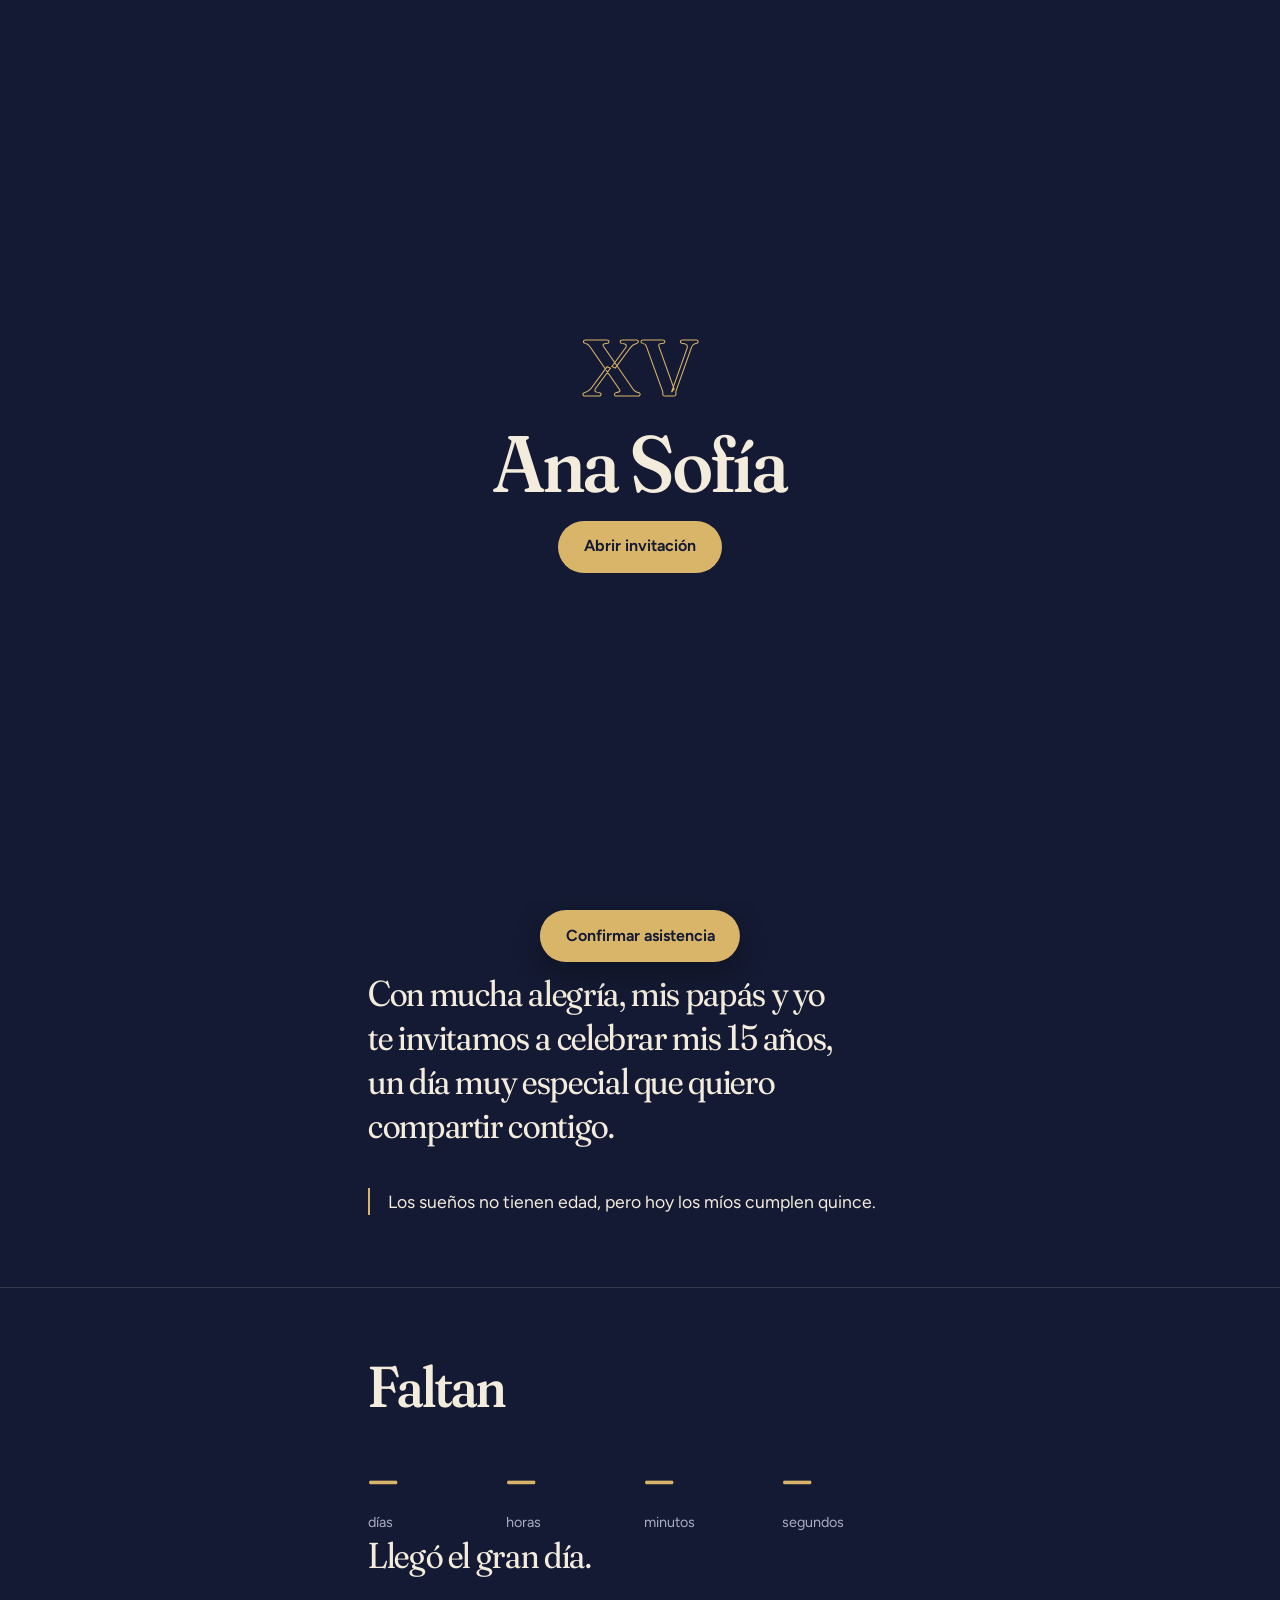
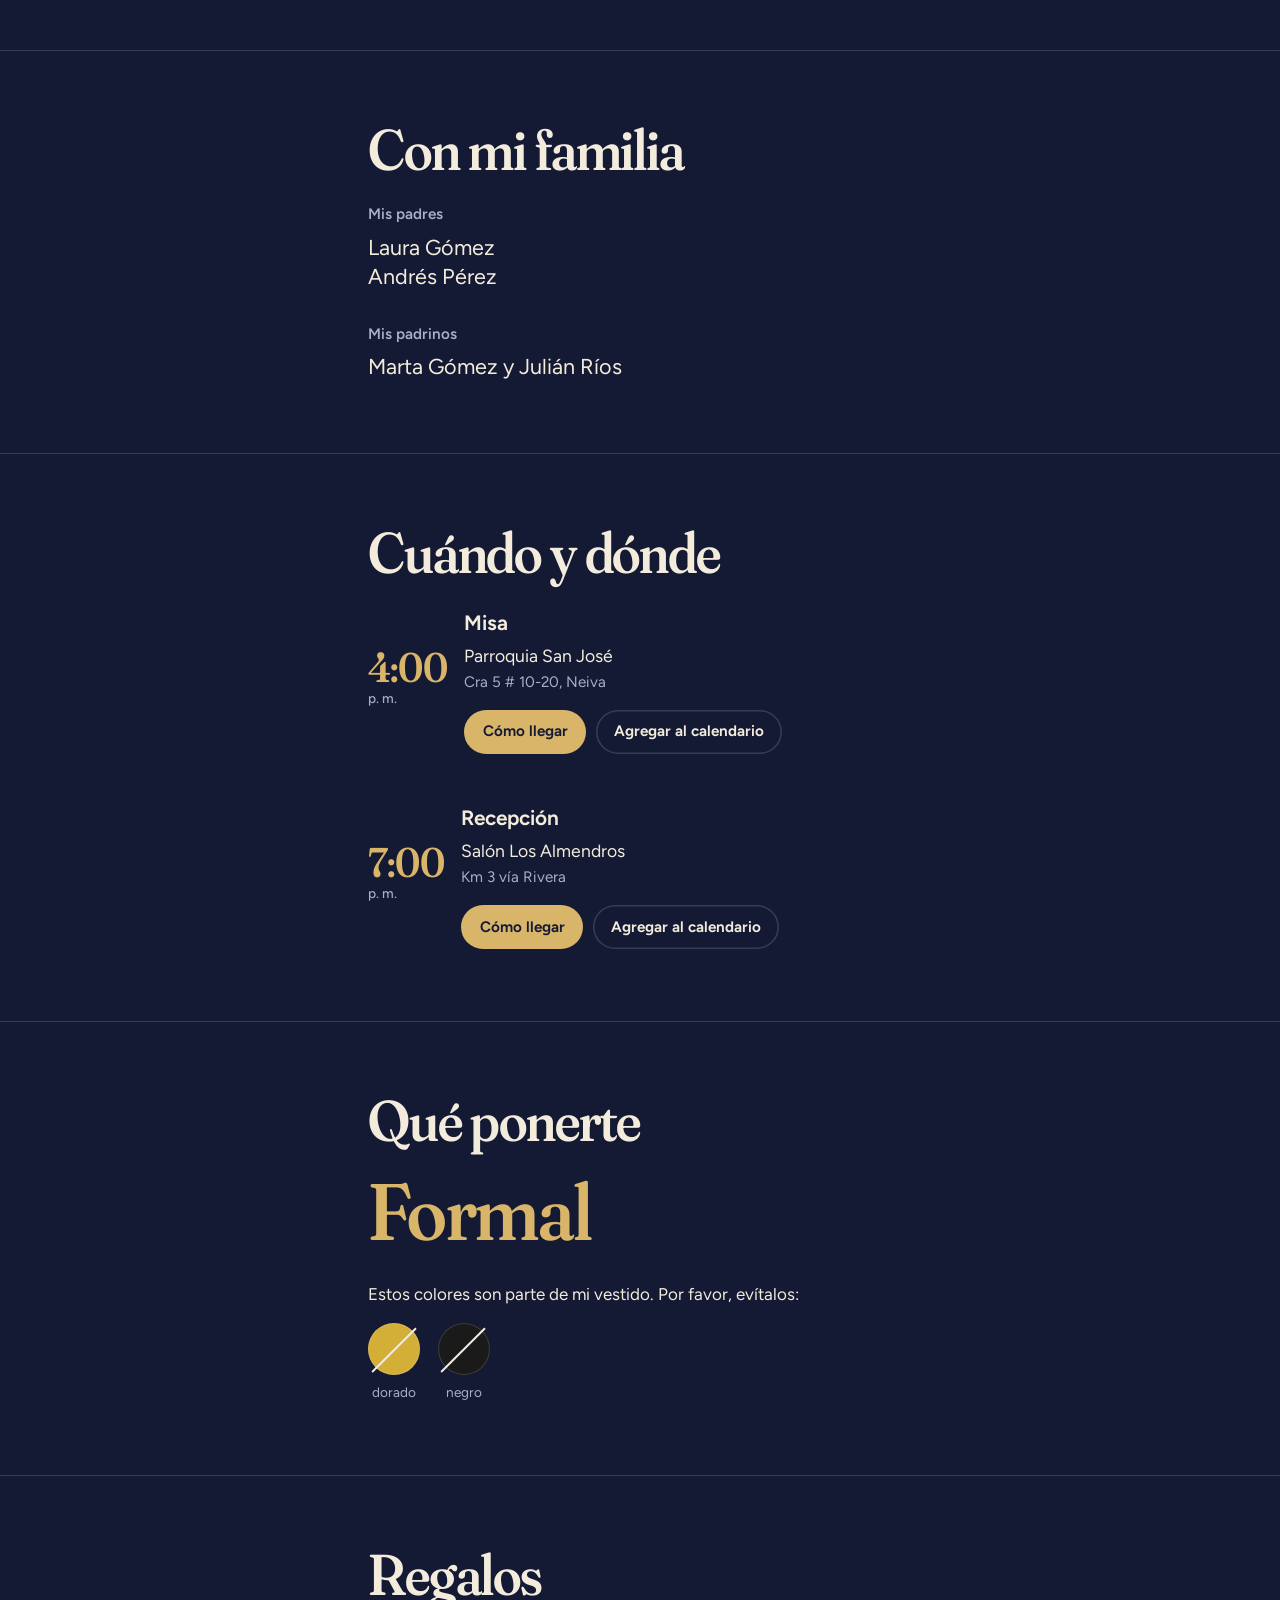
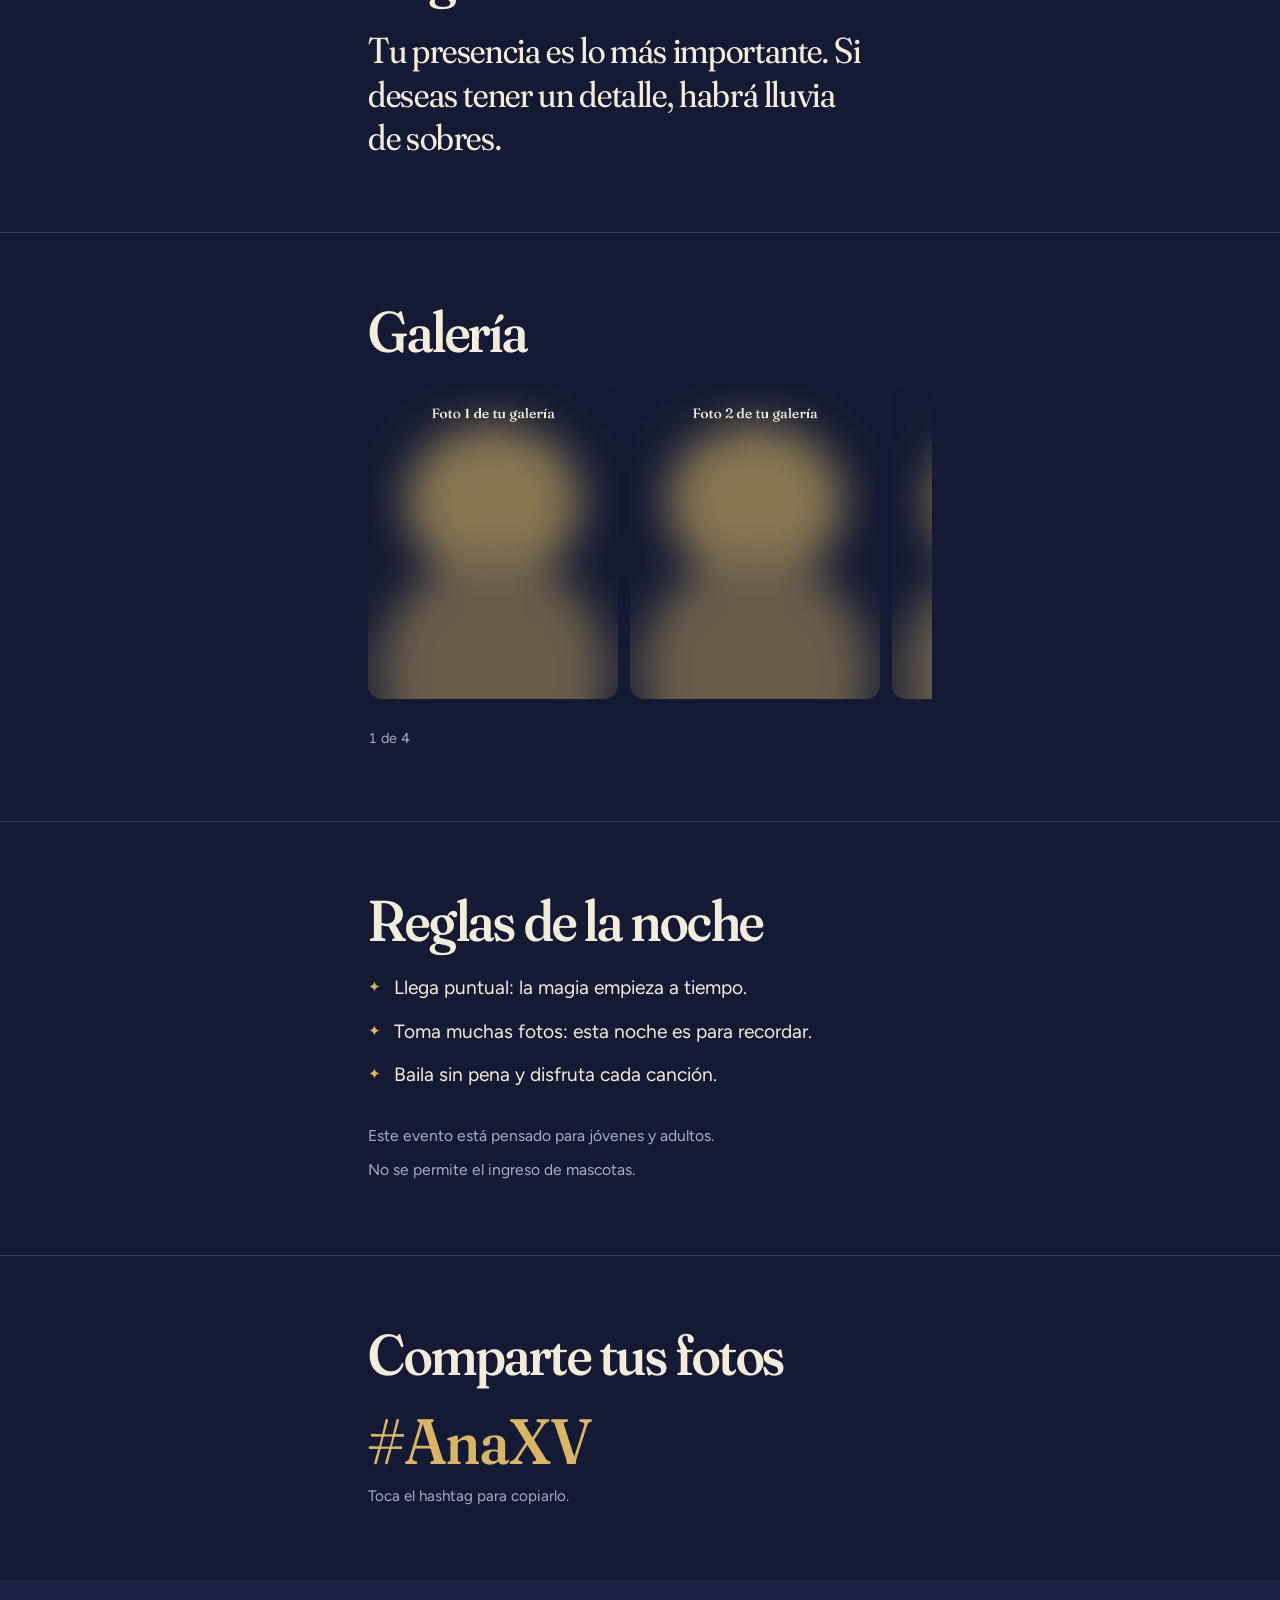
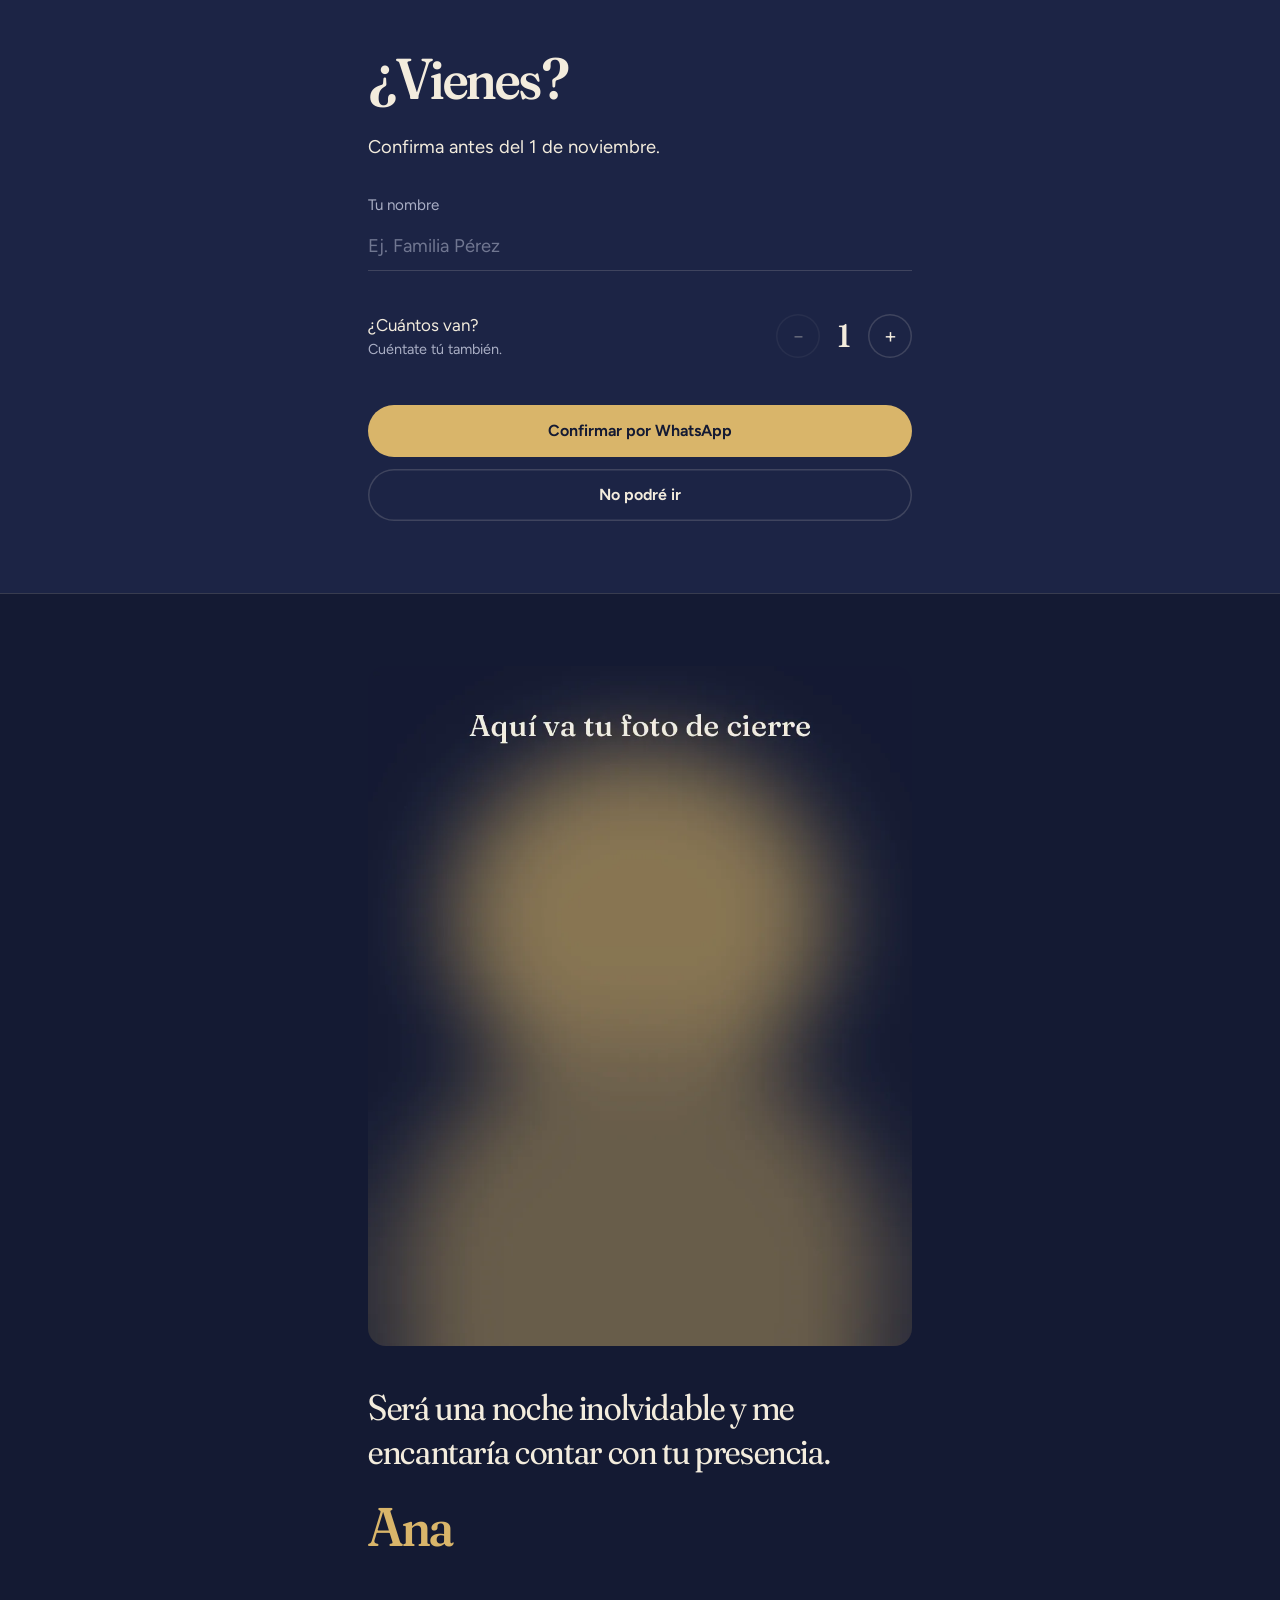
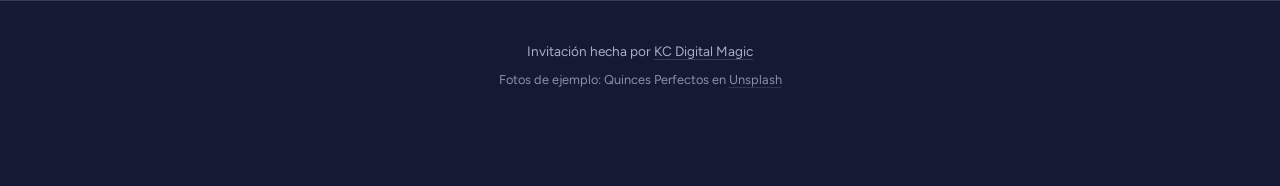
<file: xv-ana-2611/index.html>
<!doctype html>
<html lang="es" data-tema="noche-dorada" class="con-fotos">
<head>
<meta charset="utf-8">
<meta name="viewport" content="width=device-width, initial-scale=1, viewport-fit=cover">
<meta name="robots" content="noindex, nofollow">
<meta name="theme-color" content="#141A33">
<link rel="icon" href="data:image/svg+xml,%3Csvg%20xmlns%3D%22http%3A//www.w3.org/2000/svg%22%20viewBox%3D%220%200%2064%2064%22%3E%3Crect%20width%3D%2264%22%20height%3D%2264%22%20rx%3D%2214%22%20fill%3D%22%23141A33%22/%3E%3Ctext%20x%3D%2232%22%20y%3D%2244%22%20font-family%3D%22Georgia%2Cserif%22%20font-size%3D%2234%22%20text-anchor%3D%22middle%22%20fill%3D%22%23D9B56A%22%3EXV%3C/text%3E%3C/svg%3E">
<title>Mis XV años: Ana Sofía</title>
<meta name="description" content="Sábado 14 de noviembre de 2026. Con mucha alegría, mis papás y yo te invitamos a celebrar mis 15 años, un día muy especial que quiero compartir contigo.">
<meta property="og:type" content="website">
<meta property="og:title" content="Mis XV años: Ana Sofía">
<meta property="og:description" content="Sábado 14 de noviembre de 2026. Toca para abrir tu invitación.">
<meta property="og:image" content="https://basic.kcdigitalmagic.com/xv-ana-2611/og.jpg">
<meta property="og:image:width" content="1200">
<meta property="og:image:height" content="630">
<meta property="og:url" content="https://basic.kcdigitalmagic.com/xv-ana-2611/">
<script>document.documentElement.classList.add("js");if(!matchMedia("(prefers-reduced-motion: reduce)").matches)document.documentElement.classList.add("anima");</script>
<link rel="preload" href="../assets/fuentes/fraunces-latin-full-normal.woff2" as="font" type="font/woff2" crossorigin>
<link rel="preload" href="../assets/fuentes/figtree-latin-wght-normal.woff2" as="font" type="font/woff2" crossorigin>
<style>
@font-face{font-family:"Fraunces";src:url("../assets/fuentes/fraunces-latin-full-normal.woff2") format("woff2");font-weight:100 900;font-style:normal;font-display:swap}
@font-face{font-family:"Figtree";src:url("../assets/fuentes/figtree-latin-wght-normal.woff2") format("woff2");font-weight:300 900;font-style:normal;font-display:swap}
/* XV Moderna Póster — la invitación como cartel de su gran noche.
   Un solo momento orquestado (la apertura); el resto es tipografía grande y calma. */

/* ---------- Temas ---------- */
:root, [data-tema="noche-dorada"] {
  --fondo: #141A33;
  --fondo-2: #1C2445;
  --tinta: #F3ECDD;
  --tinta-suave: #A9AEC4;
  --acento: #D9B56A;
  --acento-tinta: #141A33;
  --linea: rgba(243, 236, 221, .16);
  --display: "Fraunces", Georgia, serif;
  --display-peso: 560;
  --display-ajustes: "opsz" 144, "SOFT" 60, "WONK" 0;
  --display-caja: none;
  --display-espaciado: -0.02em;
  --xv-relleno: transparent;
  --xv-trazo: var(--acento);
  --brillo: none;
}
[data-tema="rosa-neon"] {
  --fondo: #22081F;
  --fondo-2: #300B2C;
  --tinta: #FFEFF7;
  --tinta-suave: #D3A8C4;
  --acento: #FF3D8B;
  --acento-tinta: #22081F;
  --linea: rgba(255, 239, 247, .16);
  --display: "Big Shoulders Display", "Arial Narrow", sans-serif;
  --display-peso: 800;
  --display-ajustes: normal;
  --display-caja: uppercase;
  --display-espaciado: 0.01em;
  --xv-relleno: transparent;
  --xv-trazo: var(--acento);
  --brillo: 0 0 18px rgba(255, 61, 139, .55), 0 0 48px rgba(255, 61, 139, .3);
}
[data-tema="lila-minimal"] {
  --fondo: #EEE8F7;
  --fondo-2: #E3DAF2;
  --tinta: #2A1E45;
  --tinta-suave: #6C5F87;
  --acento: #7D5FC4;
  --acento-tinta: #FFFFFF;
  --linea: rgba(42, 30, 69, .14);
  --display: "Instrument Serif", Georgia, serif;
  --display-peso: 400;
  --display-ajustes: normal;
  --display-caja: none;
  --display-espaciado: -0.01em;
  --xv-relleno: transparent;
  --xv-trazo: var(--acento);
  --brillo: none;
}

/* ---------- Base ---------- */
*, *::before, *::after { box-sizing: border-box; }
html { -webkit-text-size-adjust: 100%; scroll-behavior: smooth; }
body {
  margin: 0;
  background: var(--fondo);
  color: var(--tinta);
  font-family: "Figtree", system-ui, sans-serif;
  font-size: 1.0625rem;
  line-height: 1.55;
  -webkit-font-smoothing: antialiased;
  overflow-x: hidden;
}
img, svg { display: block; max-width: 100%; }
a { color: inherit; }
button { font: inherit; color: inherit; }
:focus-visible { outline: 2px solid var(--acento); outline-offset: 3px; border-radius: 4px; }
.sr { position: absolute; width: 1px; height: 1px; overflow: hidden; clip: rect(0 0 0 0); white-space: nowrap; }

.display {
  font-family: var(--display);
  font-weight: var(--display-peso);
  font-variation-settings: var(--display-ajustes);
  text-transform: var(--display-caja);
  letter-spacing: var(--display-espaciado);
  line-height: .92;
}

.contenedor { width: min(100% - 2.5rem, 34rem); margin-inline: auto; }

/* ---------- Telón de apertura ---------- */
.telon { display: none; }
.js .telon {
  position: fixed; inset: 0; z-index: 50;
  display: grid; place-items: center;
  background: var(--fondo);
  padding: 2rem;
  text-align: center;
}
.telon-caja { display: grid; gap: 1.25rem; justify-items: center; }
.telon-para { margin: 0; color: var(--tinta-suave); font-size: 1rem; }
.telon-para strong { color: var(--tinta); font-weight: 600; }
.telon-nombre { margin: 0; font-size: clamp(2.75rem, 14vw, 5rem); }
.telon-xv { width: 7.5rem; color: var(--acento); }
.boton {
  display: inline-flex; align-items: center; justify-content: center; gap: .5rem;
  min-height: 3.25rem; padding: .85rem 1.6rem;
  border: 0; border-radius: 999px;
  background: var(--acento); color: var(--acento-tinta);
  font-weight: 650; font-size: 1rem; text-decoration: none;
  cursor: pointer;
  transition: transform .15s ease;
}
.boton:active { transform: scale(.97); }
.boton-sec {
  background: transparent; color: var(--tinta);
  box-shadow: inset 0 0 0 1.5px var(--linea);
}
.telon.abriendo { animation: telon-sube .9s cubic-bezier(.7, 0, .2, 1) forwards; }
@keyframes telon-sube { to { clip-path: inset(0 0 100% 0); } }
.js .telon { clip-path: inset(0 0 0 0); }

/* ---------- Portada (el cartel) ---------- */
.portada {
  position: relative;
  min-height: 100svh;
  display: grid;
  align-content: end;
  overflow: hidden;
  isolation: isolate;
}
.portada-fondo { position: absolute; inset: 0; z-index: -1; }
.portada-fondo img {
  width: 100%; height: 100%; object-fit: cover; object-position: center 25%;
}
.portada-fondo::after {
  content: ""; position: absolute; inset: 0;
  background: linear-gradient(180deg, transparent 35%, color-mix(in srgb, var(--fondo) 70%, transparent) 62%, var(--fondo) 92%);
}
.portada-fondo .arte { width: 100%; height: 100%; color: var(--acento); }
.sin-fotos .portada-fondo::after {
  background: linear-gradient(180deg, transparent 50%, var(--fondo) 96%);
}

.xv {
  position: absolute; top: max(4vh, 1.5rem); right: -4vw;
  width: min(78vw, 30rem);
  color: var(--xv-trazo);
  filter: drop-shadow(var(--brillo, none));
  pointer-events: none;
}
[data-tema="rosa-neon"] .xv { filter: drop-shadow(0 0 10px rgba(255, 61, 139, .7)); }
.xv text {
  font-family: var(--display);
  font-weight: var(--display-peso);
  font-variation-settings: var(--display-ajustes);
  fill: var(--xv-relleno);
  stroke: currentColor;
  stroke-width: 1.4;
  stroke-dasharray: 900;
  stroke-dashoffset: 0;
}

.portada-texto { padding: 0 1.25rem 5.5rem; width: min(100%, 40rem); }
.para {
  margin: 0 0 1rem; font-size: .95rem; color: var(--tinta-suave);
}
.para[hidden] { display: none; }
.para strong { color: var(--tinta); font-weight: 600; }
.nombre {
  margin: 0;
  font-size: clamp(3.4rem, 19vw, 8.5rem);
  text-shadow: var(--brillo);
  overflow-wrap: anywhere;
}
.nombre .letra { display: inline-block; }
.nombre .palabra { display: inline-block; white-space: nowrap; }
.fecha-portada {
  margin: 1.1rem 0 0;
  display: flex; flex-wrap: wrap; align-items: baseline; gap: .15rem .6rem;
  font-size: 1.05rem; color: var(--tinta);
}
.fecha-portada .dia-num { font-family: var(--display); font-size: 1.6em; color: var(--acento); line-height: 1; font-variation-settings: var(--display-ajustes); font-weight: var(--display-peso); }

.bajar {
  position: absolute; bottom: 1rem; right: 1.25rem;
  width: 2.75rem; height: 2.75rem; border-radius: 50%;
  display: grid; place-items: center;
  box-shadow: inset 0 0 0 1.5px var(--linea);
  color: var(--tinta); text-decoration: none;
}

/* El XV se aleja al hacer scroll, solo donde el navegador lo soporta */
@supports (animation-timeline: scroll()) {
  @media (prefers-reduced-motion: no-preference) {
    .xv {
      animation: xv-aleja linear both;
      animation-timeline: scroll(root);
      animation-range: 0 100svh;
    }
    @keyframes xv-aleja { to { transform: translateY(-18vh) scale(1.35); opacity: 0; } }
  }
}

/* ---------- Secciones ---------- */
.seccion { padding: 4.5rem 0; border-top: 1px solid var(--linea); }
.seccion:first-of-type { border-top: 0; }
.titulo {
  margin: 0 0 1.75rem;
  font-size: clamp(2.4rem, 11vw, 3.6rem);
  color: var(--tinta);
}
.texto-grande {
  margin: 0;
  font-family: var(--display);
  font-variation-settings: var(--display-ajustes);
  font-weight: 400;
  font-size: clamp(1.6rem, 6.8vw, 2.25rem);
  line-height: 1.22;
  letter-spacing: -0.01em;
  text-wrap: pretty;
}
[data-tema="rosa-neon"] .texto-grande { font-family: "Figtree", sans-serif; font-weight: 500; letter-spacing: -0.02em; }
.suave { color: var(--tinta-suave); }

/* Mensaje y cita */
.cita { margin: 2.5rem 0 0; padding-left: 1.1rem; border-left: 2px solid var(--acento); }
.cita p { margin: 0; font-size: 1.1rem; }
.cita footer { margin-top: .5rem; color: var(--tinta-suave); font-size: .95rem; }

/* Cuenta regresiva */
.cuenta { display: grid; grid-template-columns: repeat(4, 1fr); gap: .5rem; margin: 0; }
.cuenta div { display: grid; gap: .2rem; }
.cuenta dd {
  margin: 0; order: -1;
  font-family: var(--display); font-weight: var(--display-peso);
  font-variation-settings: var(--display-ajustes);
  font-size: clamp(2.6rem, 13vw, 4.2rem); line-height: 1;
  font-variant-numeric: tabular-nums; color: var(--acento);
  text-shadow: var(--brillo);
}
.cuenta dt { color: var(--tinta-suave); font-size: .9rem; }
.cuenta-fin { margin: 0; }

/* Familia */
.familia { display: grid; gap: 2rem; }
.familia h3 { margin: 0 0 .35rem; font-size: .95rem; font-weight: 600; color: var(--tinta-suave); }
.familia p { margin: 0; font-size: 1.35rem; line-height: 1.35; }

/* Momentos: es una secuencia en el tiempo */
.momentos { list-style: none; margin: 0; padding: 0; display: grid; gap: 3rem; }
.momento { display: grid; grid-template-columns: auto 1fr; gap: 0 1.1rem; }
.momento-hora {
  grid-row: span 4;
  align-self: start;
  font-family: var(--display); font-weight: var(--display-peso);
  font-variation-settings: var(--display-ajustes);
  font-size: 2.6rem; line-height: .9; color: var(--acento);
  text-shadow: var(--brillo);
  min-width: 4.2rem;
}
.momento-hora small { display: block; font-family: "Figtree", sans-serif; font-size: .85rem; font-weight: 500; color: var(--tinta-suave); margin-top: .35rem; letter-spacing: 0; text-transform: none; }
.momento h3 { margin: 0; font-size: 1.3rem; font-weight: 650; }
.momento-lugar { margin: .15rem 0 0; font-size: 1.1rem; }
.momento-dir { margin: .1rem 0 0; color: var(--tinta-suave); font-size: .95rem; }
.momento-acciones { display: flex; flex-wrap: wrap; gap: .6rem; margin-top: 1rem; }
.momento-acciones .boton { min-height: 2.75rem; padding: .6rem 1.15rem; font-size: .95rem; }

/* Vestimenta */
.nivel { margin: 0; font-size: clamp(3rem, 16vw, 5rem); color: var(--acento); text-shadow: var(--brillo); }
.reservados { margin-top: 2rem; }
.reservados p { margin: 0 0 1rem; }
.muestras { display: flex; flex-wrap: wrap; gap: 1.1rem; list-style: none; margin: 0; padding: 0; }
.muestra { display: grid; justify-items: center; gap: .4rem; font-size: .85rem; color: var(--tinta-suave); }
.muestra span:first-child {
  position: relative; width: 3.25rem; height: 3.25rem; border-radius: 50%;
  background: var(--color); box-shadow: inset 0 0 0 1px var(--linea);
}
.muestra span:first-child::after {
  content: ""; position: absolute; left: -10%; right: -10%; top: 50%; height: 2px;
  background: var(--tinta); transform: rotate(-45deg);
}
.nota { margin-top: 1.5rem; }

/* Regalos */
.regalo .boton { margin-top: 1.5rem; }

/* Galería: carrusel con snap */
.galeria {
  display: flex; gap: .75rem;
  overflow-x: auto; scroll-snap-type: x mandatory;
  padding: 0 1.25rem 1rem; margin: 0 -1.25rem;
  scrollbar-width: none;
}
.galeria::-webkit-scrollbar { display: none; }
.galeria figure { flex: 0 0 82%; margin: 0; scroll-snap-align: center; border-radius: 14px; overflow: hidden; aspect-ratio: 4 / 5; background: var(--fondo-2); }
.galeria img { width: 100%; height: 100%; object-fit: cover; }
.galeria-cuenta { margin: .75rem 0 0; color: var(--tinta-suave); font-size: .9rem; font-variant-numeric: tabular-nums; }

/* Reglas y avisos */
.reglas { list-style: none; margin: 0; padding: 0; display: grid; gap: 1.1rem; }
.reglas li { display: grid; grid-template-columns: 1.6rem 1fr; font-size: 1.2rem; line-height: 1.35; }
.reglas li::before { content: "✦"; color: var(--acento); font-size: .95rem; line-height: 1.6; }
.avisos { margin-top: 2.25rem; display: grid; gap: .6rem; color: var(--tinta-suave); font-size: .98rem; }
.avisos p { margin: 0; }

/* Hashtag */
.hashtag {
  display: block; width: 100%; text-align: left;
  background: none; border: 0; padding: 0; cursor: pointer;
  font-family: var(--display); font-weight: var(--display-peso);
  font-variation-settings: var(--display-ajustes); text-transform: var(--display-caja);
  font-size: clamp(2.4rem, 12vw, 4rem); line-height: 1; color: var(--acento);
  text-shadow: var(--brillo); overflow-wrap: anywhere;
}
.hashtag-estado { margin: .75rem 0 0; color: var(--tinta-suave); font-size: .95rem; min-height: 1.5em; }

/* Confirmación */
.confirmar { background: var(--fondo-2); border-top: 0; }
.limite { margin: 0 0 2rem; font-size: 1.15rem; }
.cupos { display: flex; align-items: center; gap: 1rem; margin: 0 0 1.75rem; }
.cupos-label { flex: 1; }
.cupos-label small { display: block; color: var(--tinta-suave); font-size: .9rem; }
.contador { display: flex; align-items: center; gap: .25rem; }
.contador button {
  width: 2.75rem; height: 2.75rem; border-radius: 50%; border: 0; cursor: pointer;
  background: transparent; box-shadow: inset 0 0 0 1.5px var(--linea); font-size: 1.3rem;
}
.contador button:disabled { opacity: .35; cursor: default; }
.contador output { min-width: 2.5rem; text-align: center; font-family: var(--display); font-size: 2rem; font-weight: var(--display-peso); font-variation-settings: var(--display-ajustes); }
.confirmar-acciones { display: grid; gap: .75rem; }
.confirmar-acciones .boton { width: 100%; }

/* Barra flotante de confirmación */
.flotante {
  position: fixed; left: 50%; bottom: max(1rem, env(safe-area-inset-bottom)); z-index: 20;
  transform: translate(-50%, 150%);
  transition: transform .4s cubic-bezier(.2, .8, .2, 1);
  box-shadow: 0 10px 30px rgba(0, 0, 0, .3);
  white-space: nowrap;
}
.flotante.visible { transform: translate(-50%, 0); }

/* Cierre */
.cierre { padding-bottom: 3rem; }
.cierre-foto { margin: 0 0 2.5rem; border-radius: 18px; overflow: hidden; aspect-ratio: 4 / 5; }
.cierre-foto img { width: 100%; height: 100%; object-fit: cover; }
.cierre-arte { margin: 0 0 2rem; width: 9rem; color: var(--acento); }
.firma { margin: 1.75rem 0 0; font-size: clamp(2.2rem, 11vw, 3.4rem); color: var(--acento); text-shadow: var(--brillo); }
.pie { padding: 2.5rem 0 6rem; text-align: center; color: var(--tinta-suave); font-size: .85rem; border-top: 1px solid var(--linea); }
.pie p { margin: 0; }
.pie .creditos { margin-top: .5rem; font-size: .8rem; opacity: .8; }
.pie a { text-decoration-color: var(--linea); text-underline-offset: 3px; }

/* ---------- Movimiento ---------- */
/* Estado inicial para la apertura (solo con JS y sin preferencia de movimiento reducido) */
.js.anima .nombre .letra { opacity: 0; transform: translateY(.45em) rotate(4deg); }
.js.anima .xv text { stroke-dashoffset: 900; }
.js.anima .fecha-portada, .js.anima .para, .js.anima .portada-fondo { opacity: 0; }

@media (prefers-reduced-motion: reduce) {
  html { scroll-behavior: auto; }
  .flotante { transition: none; }
}

@media (min-width: 48rem) {
  .portada-texto { padding: 0 3rem 4rem; }
  .xv { right: 2vw; }
  .galeria figure { flex-basis: 46%; }
}

/* Nombre del invitado al confirmar */
.rsvp-nombre { display: grid; gap: .4rem; margin: 0 0 1.5rem; }
.rsvp-nombre span { font-size: .95rem; color: var(--tinta-suave); }
.rsvp-nombre input {
  font: inherit; color: var(--tinta); background: transparent;
  border: 0; border-bottom: 1.5px solid var(--linea); border-radius: 0;
  padding: .55rem 0; font-size: 1.15rem;
}
.rsvp-nombre input:focus { outline: none; border-bottom-color: var(--acento); }
.rsvp-nombre input::placeholder { color: var(--tinta-suave); opacity: .6; }

</style>
</head>
<body>

<div class="telon" id="telon" role="dialog" aria-modal="true" aria-labelledby="telon-nombre">
  <div class="telon-caja">
    <svg class="telon-xv" viewBox="0 0 300 200" aria-hidden="true"><text x="5" y="172" font-size="200" textLength="290" lengthAdjust="spacingAndGlyphs" fill="none" stroke="currentColor" stroke-width="2.4" style="font-family:var(--display);font-weight:var(--display-peso);font-variation-settings:var(--display-ajustes)">XV</text></svg>
    <p class="telon-nombre display" id="telon-nombre">Ana Sofía</p>
    <button class="boton" id="abrir" type="button">Abrir invitación</button>
  </div>
</div>

<main>
<header class="portada" id="inicio">
  <div class="portada-fondo">
    <img src="ana-portada.webp" alt="Ana Sofía" fetchpriority="high">
    
  </div>
  <svg class="xv" viewBox="0 0 300 200" aria-hidden="true"><text x="5" y="172" font-size="200" textLength="290" lengthAdjust="spacingAndGlyphs">XV</text></svg>
  <div class="portada-texto">
    <h1 class="nombre display" aria-label="Ana Sofía"><span class="palabra" aria-hidden="true"><span class="letra">A</span><span class="letra">n</span><span class="letra">a</span></span> <span class="palabra" aria-hidden="true"><span class="letra">S</span><span class="letra">o</span><span class="letra">f</span><span class="letra">í</span><span class="letra">a</span></span></h1>
    <p class="fecha-portada"><span class="dia-num">14</span><span>noviembre 2026</span><span class="suave">sábado</span></p>
  </div>
  <a class="bajar" href="#mensaje" aria-label="Ver la invitación">
    <svg width="18" height="18" viewBox="0 0 18 18" aria-hidden="true"><path d="M9 3v12M3.5 9.5 9 15l5.5-5.5" fill="none" stroke="currentColor" stroke-width="1.6" stroke-linecap="round" stroke-linejoin="round"/></svg>
  </a>
</header>

<section class="seccion" id="mensaje">
  <div class="contenedor">
    <p class="texto-grande">Con mucha alegría, mis papás y yo te invitamos a celebrar mis 15 años, un día muy especial que quiero compartir contigo.</p>
    
    <blockquote class="cita">
      <p>Los sueños no tienen edad, pero hoy los míos cumplen quince.</p>
      
    </blockquote>
    
  </div>
</section>

<section class="seccion" aria-labelledby="t-cuenta">
  <div class="contenedor">
    <h2 class="titulo display" id="t-cuenta">Faltan</h2>
    <dl class="cuenta" id="cuenta">
      <div><dt>días</dt><dd data-u="d">–</dd></div>
      <div><dt>horas</dt><dd data-u="h">–</dd></div>
      <div><dt>minutos</dt><dd data-u="m">–</dd></div>
      <div><dt>segundos</dt><dd data-u="s">–</dd></div>
    </dl>
    <p class="cuenta-fin texto-grande" id="cuenta-fin" hidden>Llegó el gran día.</p>
  </div>
</section>


<section class="seccion" aria-labelledby="t-familia">
  <div class="contenedor">
    <h2 class="titulo display" id="t-familia">Con mi familia</h2>
    <div class="familia">
      <div><h3>Mis padres</h3><p>Laura Gómez<br>Andrés Pérez</p></div>
      <div><h3>Mis padrinos</h3><p>Marta Gómez y Julián Ríos</p></div>
    </div>
  </div>
</section>


<section class="seccion" aria-labelledby="t-momentos">
  <div class="contenedor">
    <h2 class="titulo display" id="t-momentos">Cuándo y dónde</h2>
    <ol class="momentos">
      
      <li class="momento">
        <p class="momento-hora display" aria-label="4:00 de la tarde">4:00<small>p. m.</small></p>
        <h3>Misa</h3>
        <p class="momento-lugar">Parroquia San José</p>
        <p class="momento-dir">Cra 5 # 10-20, Neiva</p>
        <div class="momento-acciones">
          <a class="boton" href="https://maps.app.goo.gl/ejemplo1" target="_blank" rel="noopener">Cómo llegar</a>
          <a class="boton boton-sec" href="#" target="_blank" rel="noopener" data-calendario="0">Agregar al calendario</a>
        </div>
      </li>
      
      <li class="momento">
        <p class="momento-hora display" aria-label="7:00 de la noche">7:00<small>p. m.</small></p>
        <h3>Recepción</h3>
        <p class="momento-lugar">Salón Los Almendros</p>
        <p class="momento-dir">Km 3 vía Rivera</p>
        <div class="momento-acciones">
          <a class="boton" href="https://maps.app.goo.gl/ejemplo2" target="_blank" rel="noopener">Cómo llegar</a>
          <a class="boton boton-sec" href="#" target="_blank" rel="noopener" data-calendario="1">Agregar al calendario</a>
        </div>
      </li>
      
    </ol>
  </div>
</section>


<section class="seccion" aria-labelledby="t-vestimenta">
  <div class="contenedor">
    <h2 class="titulo display" id="t-vestimenta">Qué ponerte</h2>
    <p class="nivel display">Formal</p>
    
    <div class="reservados">
      <p>Estos colores son parte de mi vestido. Por favor, evítalos:</p>
      <ul class="muestras">
        <li class="muestra"><span style="--color: #D4AF37" aria-hidden="true"></span><span>dorado</span></li><li class="muestra"><span style="--color: #1A1A1A" aria-hidden="true"></span><span>negro</span></li>
      </ul>
    </div>
    
    
  </div>
</section>



<section class="seccion regalo" aria-labelledby="t-regalos">
  <div class="contenedor">
    <h2 class="titulo display" id="t-regalos">Regalos</h2>
    <p class="texto-grande">Tu presencia es lo más importante. Si deseas tener un detalle, habrá lluvia de sobres.</p>
    
  </div>
</section>



<section class="seccion" aria-labelledby="t-galeria">
  <div class="contenedor">
    <h2 class="titulo display" id="t-galeria">Galería</h2>
    <div class="galeria" tabindex="0" aria-label="Fotos, desliza para ver más">
      <figure><img src="ana-g1.webp" alt="Foto 1 de Ana Sofía" loading="lazy"></figure><figure><img src="ana-g2.webp" alt="Foto 2 de Ana Sofía" loading="lazy"></figure><figure><img src="ana-g3.webp" alt="Foto 3 de Ana Sofía" loading="lazy"></figure><figure><img src="ana-g4.webp" alt="Foto 4 de Ana Sofía" loading="lazy"></figure>
    </div>
    <p class="galeria-cuenta" aria-hidden="true">1 de 4</p>
  </div>
</section>



<section class="seccion" aria-labelledby="t-reglas">
  <div class="contenedor">
    
    <h2 class="titulo display" id="t-reglas">Reglas de la noche</h2>
    <ul class="reglas"><li>Llega puntual: la magia empieza a tiempo.</li><li>Toma muchas fotos: esta noche es para recordar.</li><li>Baila sin pena y disfruta cada canción.</li></ul>
    
    <div class="avisos"><p>Este evento está pensado para jóvenes y adultos.</p><p>No se permite el ingreso de mascotas.</p></div>
  </div>
</section>



<section class="seccion" aria-labelledby="t-hashtag">
  <div class="contenedor">
    <h2 class="titulo display" id="t-hashtag">Comparte tus fotos</h2>
    <button class="hashtag" type="button">#AnaXV</button>
    <p class="hashtag-estado" aria-live="polite">Toca el hashtag para copiarlo.</p>
  </div>
</section>


<section class="seccion confirmar" id="confirmar" aria-labelledby="t-confirmar">
  <div class="contenedor">
    <h2 class="titulo display" id="t-confirmar">¿Vienes?</h2>
    <p class="limite">Confirma antes del 1 de noviembre.</p>
    
    <label class="rsvp-nombre"><span>Tu nombre</span><input type="text" id="rsvp-nombre" autocomplete="name" maxlength="60" placeholder="Ej. Familia Pérez"></label>
    <div class="cupos">
      <p class="cupos-label">¿Cuántos van?<small id="cupos-nota">Cuéntate tú también.</small></p>
      <div class="contador">
        <button type="button" id="cupos-menos" aria-label="Uno menos">−</button>
        <output id="cupos-n" aria-live="polite">1</output>
        <button type="button" id="cupos-mas" aria-label="Uno más">+</button>
      </div>
    </div>
    <div class="confirmar-acciones">
      <a class="boton" href="https://wa.me/573000000000" target="_blank" rel="noopener" id="confirmar-si">Confirmar por WhatsApp</a>
      <a class="boton boton-sec" href="https://wa.me/573000000000" target="_blank" rel="noopener" id="confirmar-no">No podré ir</a>
    </div>
    
  </div>
</section>

<section class="seccion cierre" aria-label="Despedida">
  <div class="contenedor">
    <figure class="cierre-foto"><img src="ana-cierre.webp" alt="Ana Sofía" loading="lazy"></figure>
    
    <p class="texto-grande">Será una noche inolvidable y me encantaría contar con tu presencia.</p>
    <p class="firma display">Ana</p>
  </div>
</section>
</main>

<footer class="pie">
  <p>Invitación hecha por <a href="https://kcdigitalmagic.com" target="_blank" rel="noopener">KC Digital Magic</a></p>
  <p class="creditos">Fotos de ejemplo: Quinces Perfectos en <a href="https://unsplash.com" target="_blank" rel="noopener">Unsplash</a></p>
</footer>

<a class="boton flotante" href="#confirmar">Confirmar asistencia</a>

<script type="application/json" id="datos">{"confirmacion": {"fecha_limite": "2026-11-01", "link": null, "metodo": "whatsapp", "whatsapp": "+57 300 000 0000"}, "cupos_demo": null, "evento_a": "a los XV a\u00f1os de Ana Sof\u00eda", "inicio": "2026-11-14T16:00:00", "momentos": [{"direccion": "Cra 5 # 10-20, Neiva", "fin": "2026-11-14T17:00:00", "inicio": "2026-11-14T16:00:00", "lugar": "Parroquia San Jos\u00e9", "titulo": "XV a\u00f1os de Ana Sof\u00eda: misa"}, {"direccion": "Km 3 v\u00eda Rivera", "fin": "2026-11-15T01:00:00", "inicio": "2026-11-14T19:00:00", "lugar": "Sal\u00f3n Los Almendros", "titulo": "XV a\u00f1os de Ana Sof\u00eda: recepci\u00f3n"}], "nombre": "Ana Sof\u00eda", "para_demo": null, "slug": "xv-ana-2611", "url": "https://basic.kcdigitalmagic.com/xv-ana-2611/"}</script>
<script>
/* KC Basic — comportamiento común de las invitaciones. Sin librerías. */
(function () {
  "use strict";

  var datos = JSON.parse(document.getElementById("datos").textContent);
  var raiz = document.documentElement;
  var reducido = window.matchMedia("(prefers-reduced-motion: reduce)").matches;
  var $ = function (s, c) { return (c || document).querySelector(s); };
  var $$ = function (s, c) { return Array.prototype.slice.call((c || document).querySelectorAll(s)); };

  /* KC Basic: un solo enlace para todos. El invitado escribe su nombre al confirmar. */
  var para = "";
  var cupos = 0;

  /* ---------- Apertura ---------- */
  var telon = $("#telon");
  var portadaLista = false;

  function animarPortada() {
    if (portadaLista) return;
    portadaLista = true;
    if (reducido || !raiz.classList.contains("anima") || !Element.prototype.animate) {
      raiz.classList.remove("anima");
      return;
    }
    var suave = "cubic-bezier(.2, .8, .2, 1)";
    var fondo = $(".portada-fondo");
    var xv = $(".xv text");
    var letras = $$(".nombre .letra");
    var tarde = $$(".fecha-portada");
    var pendientes = [];

    pendientes.push(fondo.animate(
      [{ opacity: 0, transform: "scale(1.08)" }, { opacity: 1, transform: "scale(1)" }],
      { duration: 1600, easing: suave, fill: "forwards" }));
    if (xv) pendientes.push(xv.animate(
      [{ strokeDashoffset: 900 }, { strokeDashoffset: 0 }],
      { duration: 2000, delay: 250, easing: "cubic-bezier(.45, 0, .2, 1)", fill: "forwards" }));
    letras.forEach(function (l, i) {
      pendientes.push(l.animate(
        [{ opacity: 0, transform: "translateY(.45em) rotate(4deg)" }, { opacity: 1, transform: "none" }],
        { duration: 750, delay: 500 + i * 65, easing: suave, fill: "forwards" }));
    });
    var fin = 500 + letras.length * 65 + 300;
    tarde.forEach(function (el, i) {
      pendientes.push(el.animate([{ opacity: 0 }, { opacity: 1 }],
        { duration: 700, delay: fin + i * 150, fill: "forwards" }));
    });
    Promise.all(pendientes.map(function (a) { return a.finished; })).then(function () {
      raiz.classList.remove("anima");
      pendientes.forEach(function (a) { a.cancel(); });
    });
  }

  if (telon) {
    $("#abrir").addEventListener("click", function () {
      document.body.style.overflow = "";
      if (reducido) {
        telon.remove();
        animarPortada();
        return;
      }
      telon.classList.add("abriendo");
      setTimeout(animarPortada, parseInt(telon.getAttribute("data-retardo"), 10) || 350);
      telon.addEventListener("animationend", function fin(e) {
        if (e.target !== telon) return;
        telon.removeEventListener("animationend", fin);
        telon.remove();
      });
    });
    document.body.style.overflow = "hidden";
  } else {
    animarPortada();
  }

  /* ---------- Cuenta regresiva ---------- */
  var cuenta = $("#cuenta");
  if (cuenta) {
    var objetivo = new Date(datos.inicio).getTime();
    var celdas = {
      d: $("[data-u=d]", cuenta), h: $("[data-u=h]", cuenta),
      m: $("[data-u=m]", cuenta), s: $("[data-u=s]", cuenta)
    };
    var dos = function (n) { return (n < 10 ? "0" : "") + n; };
    var tick = function () {
      var r = objetivo - Date.now();
      if (r <= 0) {
        cuenta.hidden = true;
        $("#cuenta-fin").hidden = false;
        return false;
      }
      var s = Math.floor(r / 1000);
      celdas.d.textContent = Math.floor(s / 86400);
      celdas.h.textContent = dos(Math.floor(s / 3600) % 24);
      celdas.m.textContent = dos(Math.floor(s / 60) % 60);
      celdas.s.textContent = dos(s % 60);
      return true;
    };
    if (tick()) {
      var reloj = setInterval(function () { if (!tick()) clearInterval(reloj); }, 1000);
    }
  }

  /* ---------- Agregar al calendario ---------- */
  var esApple = /iPhone|iPad|iPod|Macintosh/.test(navigator.userAgent);
  function compacta(iso) { return iso.replace(/[-:]/g, "").slice(0, 15); }
  function escICS(t) { return String(t || "").replace(/[\\,;]/g, function (c) { return "\\" + c; }).replace(/\n/g, "\\n"); }

  $$("[data-calendario]").forEach(function (btn) {
    var m = datos.momentos[+btn.getAttribute("data-calendario")];
    var titulo = m.titulo;
    var detalles = "Invitación: " + datos.url;
    btn.href = "https://calendar.google.com/calendar/render?action=TEMPLATE" +
      "&text=" + encodeURIComponent(titulo) +
      "&dates=" + compacta(m.inicio) + "/" + compacta(m.fin) +
      "&location=" + encodeURIComponent(m.lugar + ", " + m.direccion) +
      "&details=" + encodeURIComponent(detalles);
    btn.addEventListener("click", function (e) {
      if (esApple) {
        e.preventDefault();
        var ics = [
          "BEGIN:VCALENDAR", "VERSION:2.0", "PRODID:-//KC Digital Magic//KC Basic//ES", "BEGIN:VEVENT",
          "UID:" + datos.slug + "-" + btn.getAttribute("data-calendario") + "@kcdigitalmagic.com",
          "DTSTAMP:" + new Date().toISOString().replace(/[-:]/g, "").slice(0, 15) + "Z",
          "DTSTART:" + compacta(m.inicio), "DTEND:" + compacta(m.fin),
          "SUMMARY:" + escICS(titulo), "LOCATION:" + escICS(m.lugar + ", " + m.direccion),
          "DESCRIPTION:" + escICS(detalles), "END:VEVENT", "END:VCALENDAR"
        ].join("\r\n");
        var url = URL.createObjectURL(new Blob([ics], { type: "text/calendar" }));
        var a = document.createElement("a");
        a.href = url; a.download = datos.slug + ".ics";
        document.body.appendChild(a); a.click(); a.remove();
        setTimeout(function () { URL.revokeObjectURL(url); }, 4000);
      }
    });
  });

  /* ---------- Galería ---------- */
  var galeria = $(".galeria");
  if (galeria) {
    var fotos = $$("figure", galeria);
    var contador = $(".galeria-cuenta");
    var actual = 0;
    galeria.addEventListener("scroll", function () {
      var centro = galeria.scrollLeft + galeria.clientWidth / 2;
      var mejor = 0, dist = Infinity;
      fotos.forEach(function (f, i) {
        var d = Math.abs(f.offsetLeft + f.clientWidth / 2 - centro);
        if (d < dist) { dist = d; mejor = i; }
      });
      if (mejor !== actual) {
        actual = mejor;
        contador.textContent = (mejor + 1) + " de " + fotos.length;
      }
    }, { passive: true });
  }

  /* ---------- Hashtag ---------- */
  var tag = $(".hashtag");
  if (tag) {
    tag.addEventListener("click", function () {
      var estado = $(".hashtag-estado");
      var ok = function () { estado.textContent = "Copiado. Úsalo al publicar tus fotos."; };
      if (navigator.clipboard) {
        navigator.clipboard.writeText(tag.textContent.trim()).then(ok, function () {
          estado.textContent = "Mantén presionado el texto para copiarlo.";
        });
      } else {
        estado.textContent = "Mantén presionado el texto para copiarlo.";
      }
    });
  }

  /* ---------- Confirmación ---------- */
  var rsvp = datos.confirmacion;
  var evA = datos.evento_a || ("a los XV años de " + datos.nombre);
  var salida = $("#cupos-n");
  if (salida) {
    var numero = String(rsvp.whatsapp || "").replace(/\D/g, "");
    var enlaceWhatsApp = function (texto) { return "https://wa.me/" + numero + "?text=" + encodeURIComponent(texto); };
    var campoNombre = $("#rsvp-nombre");
    var quien = "Hola. ", plural = false;
    var leerNombre = function () {
      var v = (campoNombre && campoNombre.value || "").trim().slice(0, 60);
      plural = /^(familia|los|las)\b/i.test(v) || / y /i.test(v);
      quien = v ? (plural ? "Hola, somos " : "Hola, soy ") + v + ". " : "Hola. ";
    };
    var maximo = cupos || 10;
    var n = cupos || 1;
    var menos = $("#cupos-menos"), mas = $("#cupos-mas");
    var pintar = function () {
      leerNombre();
      salida.value = n;
      salida.textContent = n;
      menos.disabled = n <= 1;
      mas.disabled = n >= maximo;
      $("#confirmar-si").href = enlaceWhatsApp(quien + (n === 1
        ? "Confirmo mi asistencia " + evA + "."
        : "Confirmamos asistencia " + evA + ". Seremos " + n + " personas."));
    };
    menos.addEventListener("click", function () { if (n > 1) { n--; pintar(); } });
    mas.addEventListener("click", function () { if (n < maximo) { n++; pintar(); } });
    if (cupos) {
      $("#cupos-nota").textContent = cupos === 1
        ? "Reservamos 1 lugar para ti."
        : "Reservamos " + cupos + " lugares para ustedes.";
    }
    pintar();

    var pintarNo = function () {
      $("#confirmar-no").href = enlaceWhatsApp(quien + (plural ? "No podremos" : "No podré") +
        " asistir " + evA + ". ¡Gracias por la invitación!");
    };
    pintarNo();
    if (campoNombre) campoNombre.addEventListener("input", function () { pintar(); pintarNo(); });
  }

  /* ---------- Barra flotante ---------- */
  var flotante = $(".flotante");
  var portada = $(".portada");
  var seccionConfirmar = $("#confirmar");
  if (flotante && "IntersectionObserver" in window) {
    var fueraPortada = false, enConfirmar = false;
    var actualizar = function () { flotante.classList.toggle("visible", fueraPortada && !enConfirmar); };
    new IntersectionObserver(function (e) { fueraPortada = !e[0].isIntersecting; actualizar(); }, { threshold: 0.05 }).observe(portada);
    new IntersectionObserver(function (e) { enConfirmar = e[0].isIntersecting; actualizar(); }, { threshold: 0.15 }).observe(seccionConfirmar);
  }
})();

</script>
</body>
</html>
</file>
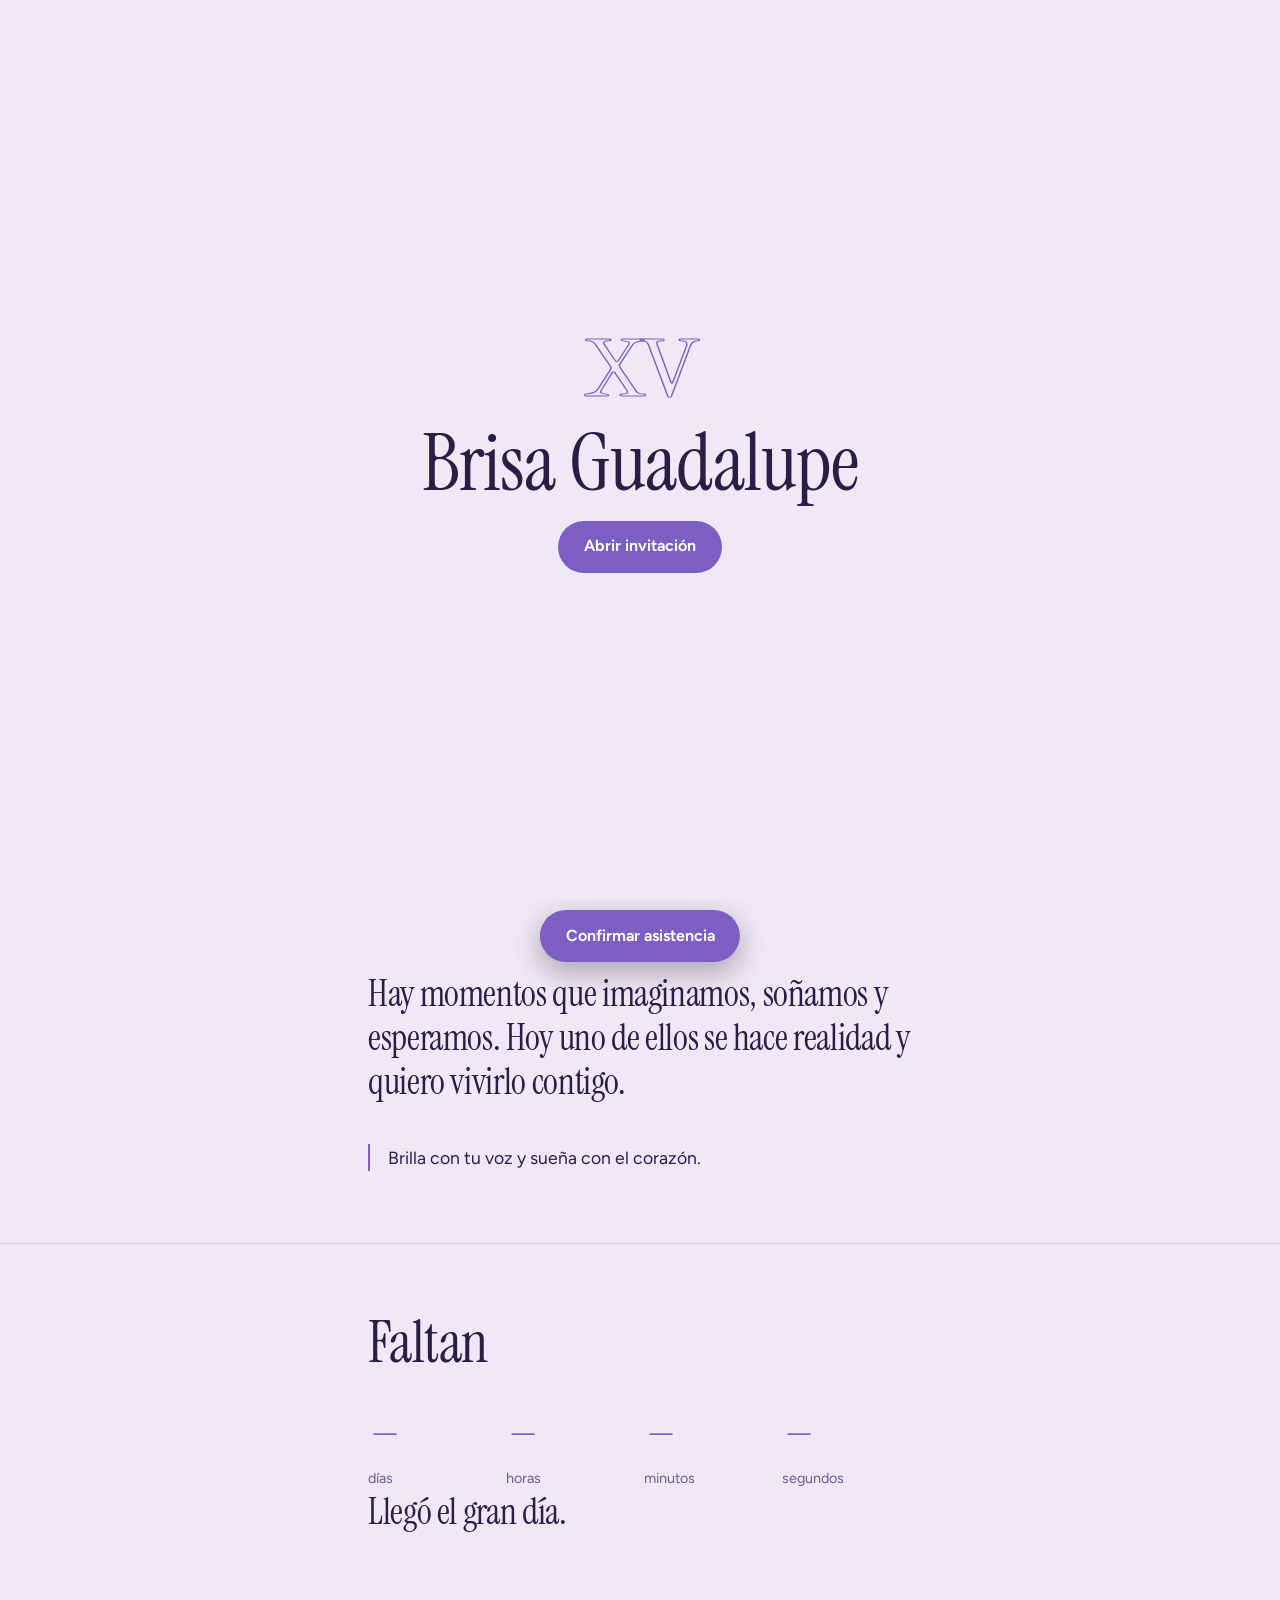
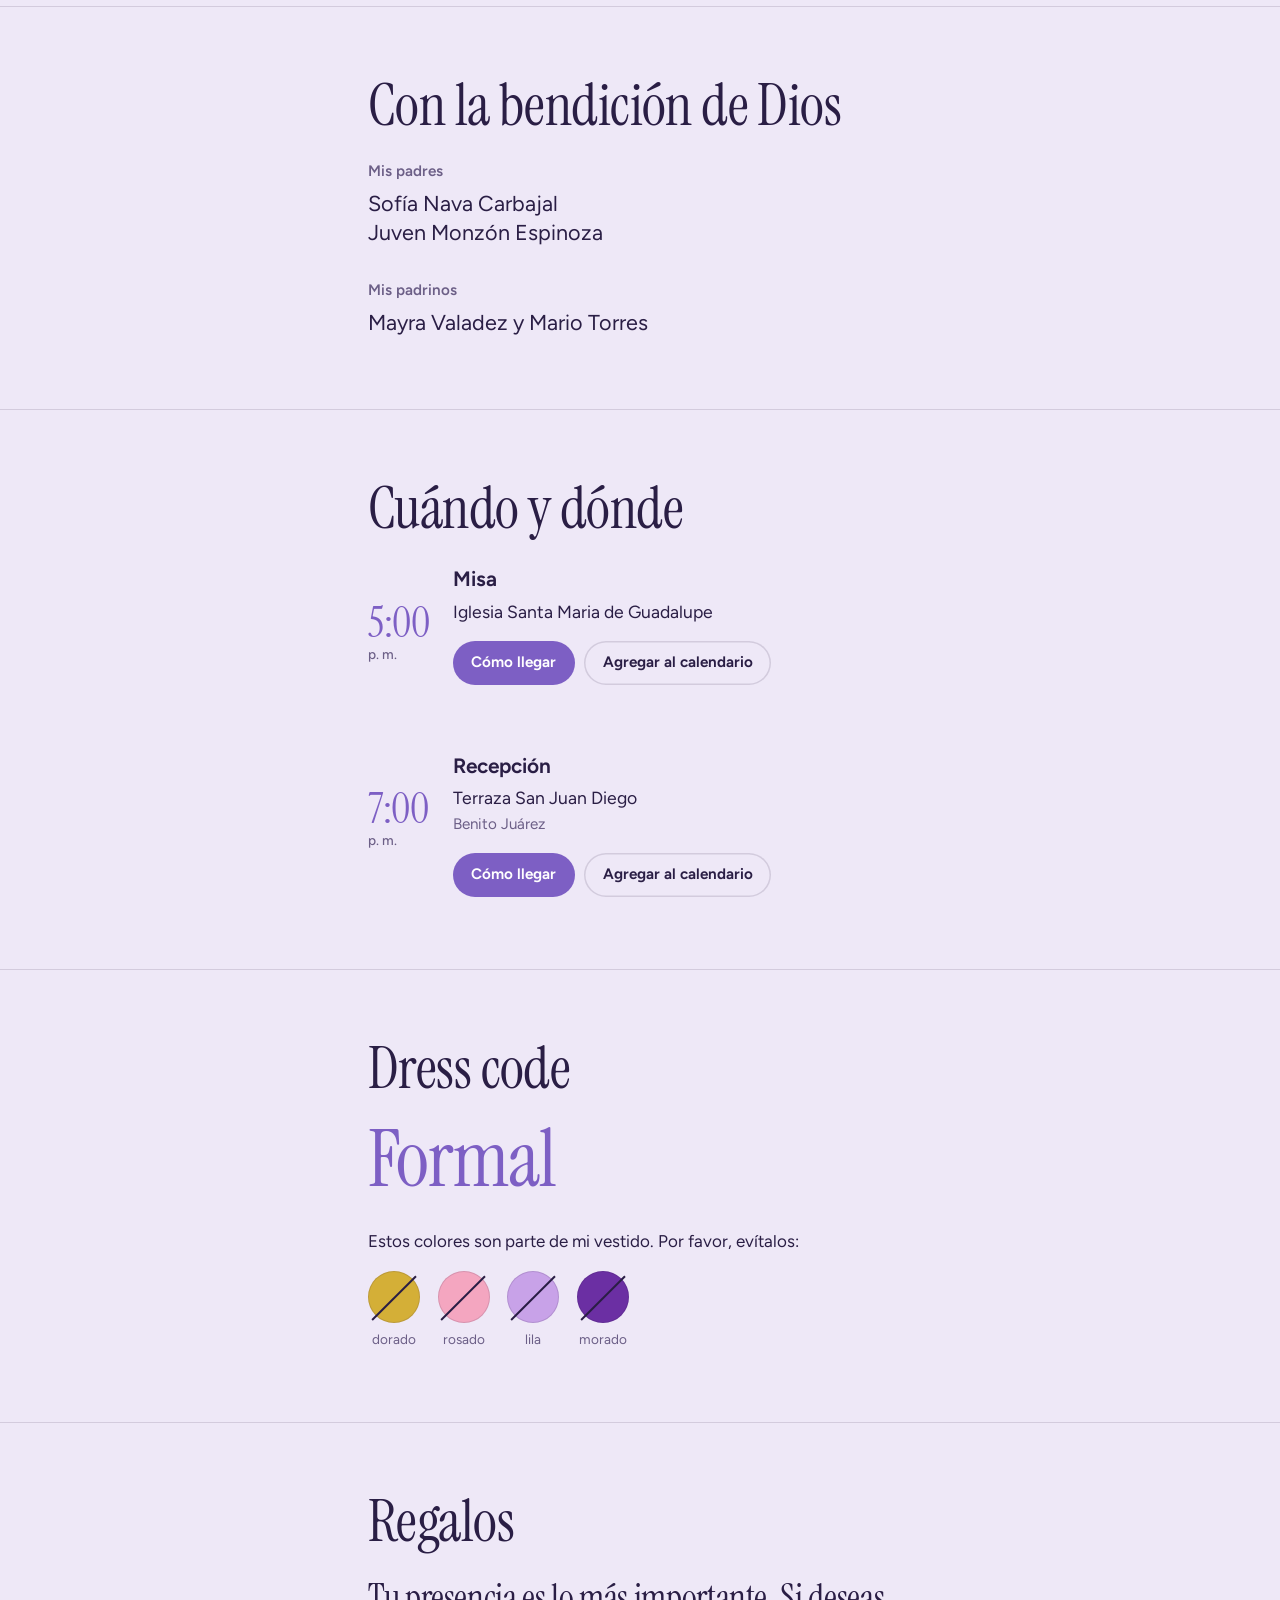
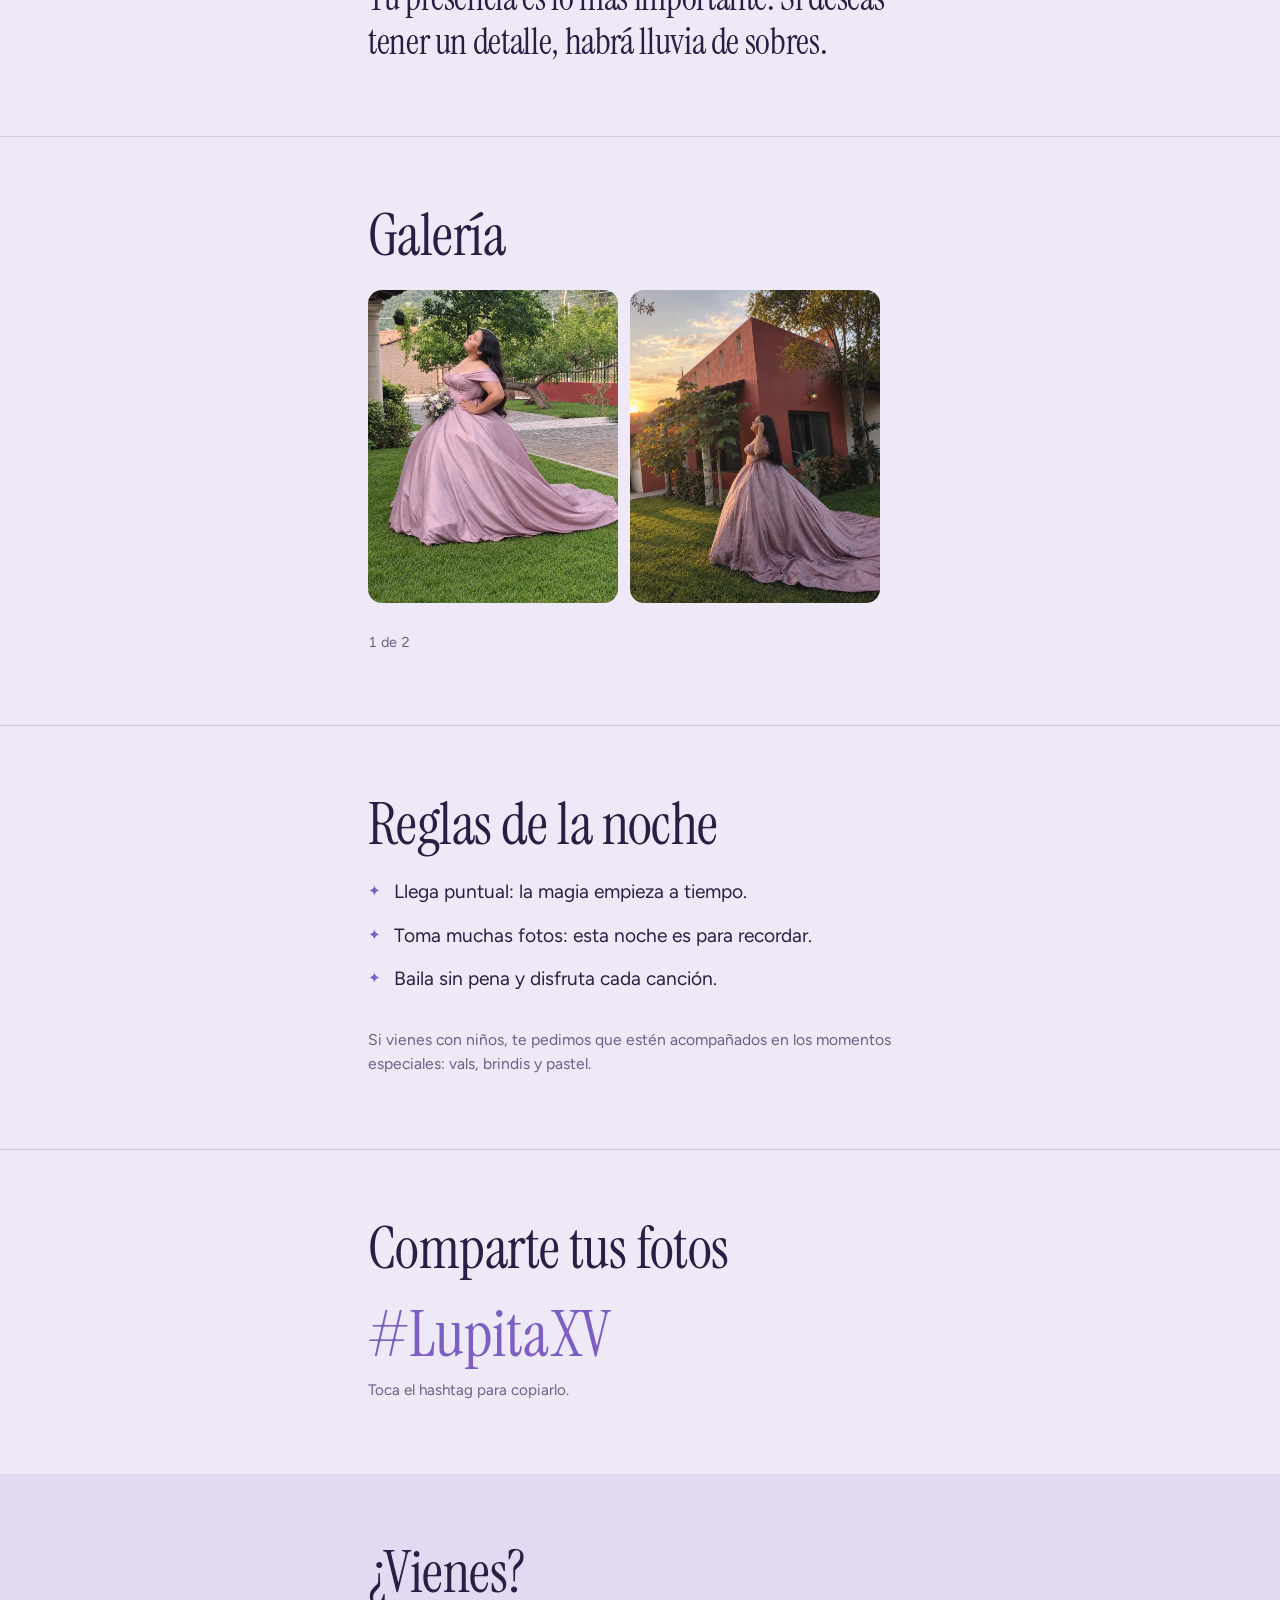
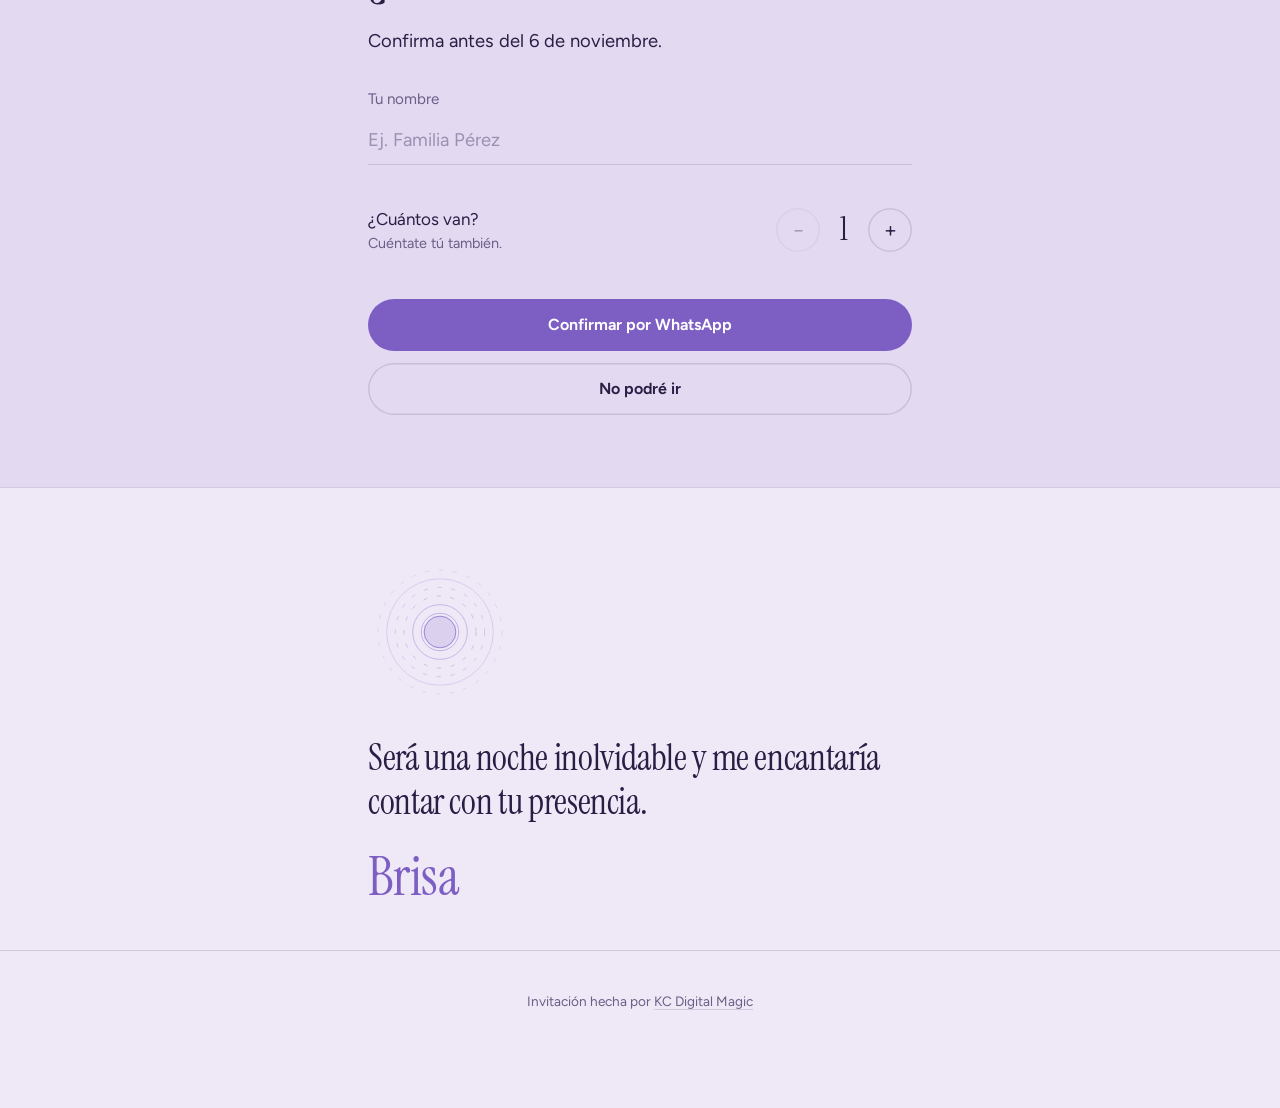
<file: xv-brisa-guadalupe-2611/index.html>
<!doctype html>
<html lang="es" data-tema="lila-minimal" class="con-fotos">
<head>
<meta charset="utf-8">
<meta name="viewport" content="width=device-width, initial-scale=1, viewport-fit=cover">
<meta name="robots" content="noindex, nofollow">
<meta name="theme-color" content="#EEE8F7">
<link rel="icon" href="data:image/svg+xml,%3Csvg%20xmlns%3D%22http%3A//www.w3.org/2000/svg%22%20viewBox%3D%220%200%2064%2064%22%3E%3Crect%20width%3D%2264%22%20height%3D%2264%22%20rx%3D%2214%22%20fill%3D%22%23EEE8F7%22/%3E%3Ctext%20x%3D%2232%22%20y%3D%2244%22%20font-family%3D%22Georgia%2Cserif%22%20font-size%3D%2234%22%20text-anchor%3D%22middle%22%20fill%3D%22%237D5FC4%22%3EXV%3C/text%3E%3C/svg%3E">
<title>Mis XV años: Brisa Guadalupe</title>
<meta name="description" content="Sábado 14 de noviembre de 2026. Hay momentos que imaginamos, soñamos y esperamos. Hoy uno de ellos se hace realidad y quiero vivirlo contigo.">
<meta property="og:type" content="website">
<meta property="og:title" content="Mis XV años: Brisa Guadalupe">
<meta property="og:description" content="Sábado 14 de noviembre de 2026. Toca para abrir tu invitación.">
<meta property="og:image" content="https://basic.kcdigitalmagic.com/xv-brisa-guadalupe-2611/og.jpg">
<meta property="og:image:width" content="1200">
<meta property="og:image:height" content="630">
<meta property="og:url" content="https://basic.kcdigitalmagic.com/xv-brisa-guadalupe-2611/">
<script>document.documentElement.classList.add("js");if(!matchMedia("(prefers-reduced-motion: reduce)").matches)document.documentElement.classList.add("anima");</script>
<link rel="preload" href="../assets/fuentes/instrument-serif-latin-400-normal.woff2" as="font" type="font/woff2" crossorigin>
<link rel="preload" href="../assets/fuentes/figtree-latin-wght-normal.woff2" as="font" type="font/woff2" crossorigin>
<style>
@font-face{font-family:"Instrument Serif";src:url("../assets/fuentes/instrument-serif-latin-400-normal.woff2") format("woff2");font-weight:400;font-style:normal;font-display:swap}
@font-face{font-family:"Figtree";src:url("../assets/fuentes/figtree-latin-wght-normal.woff2") format("woff2");font-weight:300 900;font-style:normal;font-display:swap}
/* XV Moderna Póster — la invitación como cartel de su gran noche.
   Un solo momento orquestado (la apertura); el resto es tipografía grande y calma. */

/* ---------- Temas ---------- */
:root, [data-tema="noche-dorada"] {
  --fondo: #141A33;
  --fondo-2: #1C2445;
  --tinta: #F3ECDD;
  --tinta-suave: #A9AEC4;
  --acento: #D9B56A;
  --acento-tinta: #141A33;
  --linea: rgba(243, 236, 221, .16);
  --display: "Fraunces", Georgia, serif;
  --display-peso: 560;
  --display-ajustes: "opsz" 144, "SOFT" 60, "WONK" 0;
  --display-caja: none;
  --display-espaciado: -0.02em;
  --xv-relleno: transparent;
  --xv-trazo: var(--acento);
  --brillo: none;
}
[data-tema="rosa-neon"] {
  --fondo: #22081F;
  --fondo-2: #300B2C;
  --tinta: #FFEFF7;
  --tinta-suave: #D3A8C4;
  --acento: #FF3D8B;
  --acento-tinta: #22081F;
  --linea: rgba(255, 239, 247, .16);
  --display: "Big Shoulders Display", "Arial Narrow", sans-serif;
  --display-peso: 800;
  --display-ajustes: normal;
  --display-caja: uppercase;
  --display-espaciado: 0.01em;
  --xv-relleno: transparent;
  --xv-trazo: var(--acento);
  --brillo: 0 0 18px rgba(255, 61, 139, .55), 0 0 48px rgba(255, 61, 139, .3);
}
[data-tema="lila-minimal"] {
  --fondo: #EEE8F7;
  --fondo-2: #E3DAF2;
  --tinta: #2A1E45;
  --tinta-suave: #6C5F87;
  --acento: #7D5FC4;
  --acento-tinta: #FFFFFF;
  --linea: rgba(42, 30, 69, .14);
  --display: "Instrument Serif", Georgia, serif;
  --display-peso: 400;
  --display-ajustes: normal;
  --display-caja: none;
  --display-espaciado: -0.01em;
  --xv-relleno: transparent;
  --xv-trazo: var(--acento);
  --brillo: none;
}

/* ---------- Base ---------- */
*, *::before, *::after { box-sizing: border-box; }
html { -webkit-text-size-adjust: 100%; scroll-behavior: smooth; }
body {
  margin: 0;
  background: var(--fondo);
  color: var(--tinta);
  font-family: "Figtree", system-ui, sans-serif;
  font-size: 1.0625rem;
  line-height: 1.55;
  -webkit-font-smoothing: antialiased;
  overflow-x: hidden;
}
img, svg { display: block; max-width: 100%; }
a { color: inherit; }
button { font: inherit; color: inherit; }
:focus-visible { outline: 2px solid var(--acento); outline-offset: 3px; border-radius: 4px; }
.sr { position: absolute; width: 1px; height: 1px; overflow: hidden; clip: rect(0 0 0 0); white-space: nowrap; }

.display {
  font-family: var(--display);
  font-weight: var(--display-peso);
  font-variation-settings: var(--display-ajustes);
  text-transform: var(--display-caja);
  letter-spacing: var(--display-espaciado);
  line-height: .92;
}

.contenedor { width: min(100% - 2.5rem, 34rem); margin-inline: auto; }

/* ---------- Telón de apertura ---------- */
.telon { display: none; }
.js .telon {
  position: fixed; inset: 0; z-index: 50;
  display: grid; place-items: center;
  background: var(--fondo);
  padding: 2rem;
  text-align: center;
}
.telon-caja { display: grid; gap: 1.25rem; justify-items: center; }
.telon-para { margin: 0; color: var(--tinta-suave); font-size: 1rem; }
.telon-para strong { color: var(--tinta); font-weight: 600; }
.telon-nombre { margin: 0; font-size: clamp(2.75rem, 14vw, 5rem); }
.telon-xv { width: 7.5rem; color: var(--acento); }
.boton {
  display: inline-flex; align-items: center; justify-content: center; gap: .5rem;
  min-height: 3.25rem; padding: .85rem 1.6rem;
  border: 0; border-radius: 999px;
  background: var(--acento); color: var(--acento-tinta);
  font-weight: 650; font-size: 1rem; text-decoration: none;
  cursor: pointer;
  transition: transform .15s ease;
}
.boton:active { transform: scale(.97); }
.boton-sec {
  background: transparent; color: var(--tinta);
  box-shadow: inset 0 0 0 1.5px var(--linea);
}
.telon.abriendo { animation: telon-sube .9s cubic-bezier(.7, 0, .2, 1) forwards; }
@keyframes telon-sube { to { clip-path: inset(0 0 100% 0); } }
.js .telon { clip-path: inset(0 0 0 0); }

/* ---------- Portada (el cartel) ---------- */
.portada {
  position: relative;
  min-height: 100svh;
  display: grid;
  align-content: end;
  overflow: hidden;
  isolation: isolate;
}
.portada-fondo { position: absolute; inset: 0; z-index: -1; }
.portada-fondo img {
  width: 100%; height: 100%; object-fit: cover; object-position: center 25%;
}
.portada-fondo::after {
  content: ""; position: absolute; inset: 0;
  background: linear-gradient(180deg, transparent 35%, color-mix(in srgb, var(--fondo) 70%, transparent) 62%, var(--fondo) 92%);
}
.portada-fondo .arte { width: 100%; height: 100%; color: var(--acento); }
.sin-fotos .portada-fondo::after {
  background: linear-gradient(180deg, transparent 50%, var(--fondo) 96%);
}

.xv {
  position: absolute; top: max(4vh, 1.5rem); right: -4vw;
  width: min(78vw, 30rem);
  color: var(--xv-trazo);
  filter: drop-shadow(var(--brillo, none));
  pointer-events: none;
}
[data-tema="rosa-neon"] .xv { filter: drop-shadow(0 0 10px rgba(255, 61, 139, .7)); }
.xv text {
  font-family: var(--display);
  font-weight: var(--display-peso);
  font-variation-settings: var(--display-ajustes);
  fill: var(--xv-relleno);
  stroke: currentColor;
  stroke-width: 1.4;
  stroke-dasharray: 900;
  stroke-dashoffset: 0;
}

.portada-texto { padding: 0 1.25rem 5.5rem; width: min(100%, 40rem); }
.para {
  margin: 0 0 1rem; font-size: .95rem; color: var(--tinta-suave);
}
.para[hidden] { display: none; }
.para strong { color: var(--tinta); font-weight: 600; }
.nombre {
  margin: 0;
  font-size: clamp(3.4rem, 19vw, 8.5rem);
  text-shadow: var(--brillo);
  overflow-wrap: anywhere;
}
.nombre .letra { display: inline-block; }
.nombre .palabra { display: inline-block; white-space: nowrap; }
.fecha-portada {
  margin: 1.1rem 0 0;
  display: flex; flex-wrap: wrap; align-items: baseline; gap: .15rem .6rem;
  font-size: 1.05rem; color: var(--tinta);
}
.fecha-portada .dia-num { font-family: var(--display); font-size: 1.6em; color: var(--acento); line-height: 1; font-variation-settings: var(--display-ajustes); font-weight: var(--display-peso); }

.bajar {
  position: absolute; bottom: 1rem; right: 1.25rem;
  width: 2.75rem; height: 2.75rem; border-radius: 50%;
  display: grid; place-items: center;
  box-shadow: inset 0 0 0 1.5px var(--linea);
  color: var(--tinta); text-decoration: none;
}

/* El XV se aleja al hacer scroll, solo donde el navegador lo soporta */
@supports (animation-timeline: scroll()) {
  @media (prefers-reduced-motion: no-preference) {
    .xv {
      animation: xv-aleja linear both;
      animation-timeline: scroll(root);
      animation-range: 0 100svh;
    }
    @keyframes xv-aleja { to { transform: translateY(-18vh) scale(1.35); opacity: 0; } }
  }
}

/* ---------- Secciones ---------- */
.seccion { padding: 4.5rem 0; border-top: 1px solid var(--linea); }
.seccion:first-of-type { border-top: 0; }
.titulo {
  margin: 0 0 1.75rem;
  font-size: clamp(2.4rem, 11vw, 3.6rem);
  color: var(--tinta);
}
.texto-grande {
  margin: 0;
  font-family: var(--display);
  font-variation-settings: var(--display-ajustes);
  font-weight: 400;
  font-size: clamp(1.6rem, 6.8vw, 2.25rem);
  line-height: 1.22;
  letter-spacing: -0.01em;
  text-wrap: pretty;
}
[data-tema="rosa-neon"] .texto-grande { font-family: "Figtree", sans-serif; font-weight: 500; letter-spacing: -0.02em; }
.suave { color: var(--tinta-suave); }

/* Mensaje y cita */
.cita { margin: 2.5rem 0 0; padding-left: 1.1rem; border-left: 2px solid var(--acento); }
.cita p { margin: 0; font-size: 1.1rem; }
.cita footer { margin-top: .5rem; color: var(--tinta-suave); font-size: .95rem; }

/* Cuenta regresiva */
.cuenta { display: grid; grid-template-columns: repeat(4, 1fr); gap: .5rem; margin: 0; }
.cuenta div { display: grid; gap: .2rem; }
.cuenta dd {
  margin: 0; order: -1;
  font-family: var(--display); font-weight: var(--display-peso);
  font-variation-settings: var(--display-ajustes);
  font-size: clamp(2.6rem, 13vw, 4.2rem); line-height: 1;
  font-variant-numeric: tabular-nums; color: var(--acento);
  text-shadow: var(--brillo);
}
.cuenta dt { color: var(--tinta-suave); font-size: .9rem; }
.cuenta-fin { margin: 0; }

/* Familia */
.familia { display: grid; gap: 2rem; }
.familia h3 { margin: 0 0 .35rem; font-size: .95rem; font-weight: 600; color: var(--tinta-suave); }
.familia p { margin: 0; font-size: 1.35rem; line-height: 1.35; }

/* Momentos: es una secuencia en el tiempo */
.momentos { list-style: none; margin: 0; padding: 0; display: grid; gap: 3rem; }
.momento { display: grid; grid-template-columns: auto 1fr; gap: 0 1.1rem; }
.momento-hora {
  grid-row: span 4;
  align-self: start;
  font-family: var(--display); font-weight: var(--display-peso);
  font-variation-settings: var(--display-ajustes);
  font-size: 2.6rem; line-height: .9; color: var(--acento);
  text-shadow: var(--brillo);
  min-width: 4.2rem;
}
.momento-hora small { display: block; font-family: "Figtree", sans-serif; font-size: .85rem; font-weight: 500; color: var(--tinta-suave); margin-top: .35rem; letter-spacing: 0; text-transform: none; }
.momento h3 { margin: 0; font-size: 1.3rem; font-weight: 650; }
.momento-lugar { margin: .15rem 0 0; font-size: 1.1rem; }
.momento-dir { margin: .1rem 0 0; color: var(--tinta-suave); font-size: .95rem; }
.momento-acciones { display: flex; flex-wrap: wrap; gap: .6rem; margin-top: 1rem; }
.momento-acciones .boton { min-height: 2.75rem; padding: .6rem 1.15rem; font-size: .95rem; }

/* Vestimenta */
.nivel { margin: 0; font-size: clamp(3rem, 16vw, 5rem); color: var(--acento); text-shadow: var(--brillo); }
.reservados { margin-top: 2rem; }
.reservados p { margin: 0 0 1rem; }
.muestras { display: flex; flex-wrap: wrap; gap: 1.1rem; list-style: none; margin: 0; padding: 0; }
.muestra { display: grid; justify-items: center; gap: .4rem; font-size: .85rem; color: var(--tinta-suave); }
.muestra span:first-child {
  position: relative; width: 3.25rem; height: 3.25rem; border-radius: 50%;
  background: var(--color); box-shadow: inset 0 0 0 1px var(--linea);
}
.muestra span:first-child::after {
  content: ""; position: absolute; left: -10%; right: -10%; top: 50%; height: 2px;
  background: var(--tinta); transform: rotate(-45deg);
}
.nota { margin-top: 1.5rem; }

/* Regalos */
.regalo .boton { margin-top: 1.5rem; }

/* Galería: carrusel con snap */
.galeria {
  display: flex; gap: .75rem;
  overflow-x: auto; scroll-snap-type: x mandatory;
  padding: 0 1.25rem 1rem; margin: 0 -1.25rem;
  scrollbar-width: none;
}
.galeria::-webkit-scrollbar { display: none; }
.galeria figure { flex: 0 0 82%; margin: 0; scroll-snap-align: center; border-radius: 14px; overflow: hidden; aspect-ratio: 4 / 5; background: var(--fondo-2); }
.galeria img { width: 100%; height: 100%; object-fit: cover; }
.galeria-cuenta { margin: .75rem 0 0; color: var(--tinta-suave); font-size: .9rem; font-variant-numeric: tabular-nums; }

/* Reglas y avisos */
.reglas { list-style: none; margin: 0; padding: 0; display: grid; gap: 1.1rem; }
.reglas li { display: grid; grid-template-columns: 1.6rem 1fr; font-size: 1.2rem; line-height: 1.35; }
.reglas li::before { content: "✦"; color: var(--acento); font-size: .95rem; line-height: 1.6; }
.avisos { margin-top: 2.25rem; display: grid; gap: .6rem; color: var(--tinta-suave); font-size: .98rem; }
.avisos p { margin: 0; }

/* Hashtag */
.hashtag {
  display: block; width: 100%; text-align: left;
  background: none; border: 0; padding: 0; cursor: pointer;
  font-family: var(--display); font-weight: var(--display-peso);
  font-variation-settings: var(--display-ajustes); text-transform: var(--display-caja);
  font-size: clamp(2.4rem, 12vw, 4rem); line-height: 1; color: var(--acento);
  text-shadow: var(--brillo); overflow-wrap: anywhere;
}
.hashtag-estado { margin: .75rem 0 0; color: var(--tinta-suave); font-size: .95rem; min-height: 1.5em; }

/* Confirmación */
.confirmar { background: var(--fondo-2); border-top: 0; }
.limite { margin: 0 0 2rem; font-size: 1.15rem; }
.cupos { display: flex; align-items: center; gap: 1rem; margin: 0 0 1.75rem; }
.cupos-label { flex: 1; }
.cupos-label small { display: block; color: var(--tinta-suave); font-size: .9rem; }
.contador { display: flex; align-items: center; gap: .25rem; }
.contador button {
  width: 2.75rem; height: 2.75rem; border-radius: 50%; border: 0; cursor: pointer;
  background: transparent; box-shadow: inset 0 0 0 1.5px var(--linea); font-size: 1.3rem;
}
.contador button:disabled { opacity: .35; cursor: default; }
.contador output { min-width: 2.5rem; text-align: center; font-family: var(--display); font-size: 2rem; font-weight: var(--display-peso); font-variation-settings: var(--display-ajustes); }
.confirmar-acciones { display: grid; gap: .75rem; }
.confirmar-acciones .boton { width: 100%; }

/* Barra flotante de confirmación */
.flotante {
  position: fixed; left: 50%; bottom: max(1rem, env(safe-area-inset-bottom)); z-index: 20;
  transform: translate(-50%, 150%);
  transition: transform .4s cubic-bezier(.2, .8, .2, 1);
  box-shadow: 0 10px 30px rgba(0, 0, 0, .3);
  white-space: nowrap;
}
.flotante.visible { transform: translate(-50%, 0); }

/* Cierre */
.cierre { padding-bottom: 3rem; }
.cierre-foto { margin: 0 0 2.5rem; border-radius: 18px; overflow: hidden; aspect-ratio: 4 / 5; }
.cierre-foto img { width: 100%; height: 100%; object-fit: cover; }
.cierre-arte { margin: 0 0 2rem; width: 9rem; color: var(--acento); }
.firma { margin: 1.75rem 0 0; font-size: clamp(2.2rem, 11vw, 3.4rem); color: var(--acento); text-shadow: var(--brillo); }
.pie { padding: 2.5rem 0 6rem; text-align: center; color: var(--tinta-suave); font-size: .85rem; border-top: 1px solid var(--linea); }
.pie p { margin: 0; }
.pie .creditos { margin-top: .5rem; font-size: .8rem; opacity: .8; }
.pie a { text-decoration-color: var(--linea); text-underline-offset: 3px; }

/* ---------- Movimiento ---------- */
/* Estado inicial para la apertura (solo con JS y sin preferencia de movimiento reducido) */
.js.anima .nombre .letra { opacity: 0; transform: translateY(.45em) rotate(4deg); }
.js.anima .xv text { stroke-dashoffset: 900; }
.js.anima .fecha-portada, .js.anima .para, .js.anima .portada-fondo { opacity: 0; }

@media (prefers-reduced-motion: reduce) {
  html { scroll-behavior: auto; }
  .flotante { transition: none; }
}

@media (min-width: 48rem) {
  .portada-texto { padding: 0 3rem 4rem; }
  .xv { right: 2vw; }
  .galeria figure { flex-basis: 46%; }
}

/* Nombre del invitado al confirmar */
.rsvp-nombre { display: grid; gap: .4rem; margin: 0 0 1.5rem; }
.rsvp-nombre span { font-size: .95rem; color: var(--tinta-suave); }
.rsvp-nombre input {
  font: inherit; color: var(--tinta); background: transparent;
  border: 0; border-bottom: 1.5px solid var(--linea); border-radius: 0;
  padding: .55rem 0; font-size: 1.15rem;
}
.rsvp-nombre input:focus { outline: none; border-bottom-color: var(--acento); }
.rsvp-nombre input::placeholder { color: var(--tinta-suave); opacity: .6; }

</style>
</head>
<body>

<div class="telon" id="telon" role="dialog" aria-modal="true" aria-labelledby="telon-nombre">
  <div class="telon-caja">
    <svg class="telon-xv" viewBox="0 0 300 200" aria-hidden="true"><text x="5" y="172" font-size="200" textLength="290" lengthAdjust="spacingAndGlyphs" fill="none" stroke="currentColor" stroke-width="2.4" style="font-family:var(--display);font-weight:var(--display-peso);font-variation-settings:var(--display-ajustes)">XV</text></svg>
    <p class="telon-nombre display" id="telon-nombre">Brisa Guadalupe</p>
    <button class="boton" id="abrir" type="button">Abrir invitación</button>
  </div>
</div>

<main>
<header class="portada" id="inicio">
  <div class="portada-fondo">
    <img src="portada.webp" alt="Brisa Guadalupe" fetchpriority="high">
    
  </div>
  <svg class="xv" viewBox="0 0 300 200" aria-hidden="true"><text x="5" y="172" font-size="200" textLength="290" lengthAdjust="spacingAndGlyphs">XV</text></svg>
  <div class="portada-texto">
    <h1 class="nombre display" aria-label="Brisa Guadalupe"><span class="palabra" aria-hidden="true"><span class="letra">B</span><span class="letra">r</span><span class="letra">i</span><span class="letra">s</span><span class="letra">a</span></span> <span class="palabra" aria-hidden="true"><span class="letra">G</span><span class="letra">u</span><span class="letra">a</span><span class="letra">d</span><span class="letra">a</span><span class="letra">l</span><span class="letra">u</span><span class="letra">p</span><span class="letra">e</span></span></h1>
    <p class="fecha-portada"><span class="dia-num">14</span><span>noviembre 2026</span><span class="suave">sábado</span></p>
  </div>
  <a class="bajar" href="#mensaje" aria-label="Ver la invitación">
    <svg width="18" height="18" viewBox="0 0 18 18" aria-hidden="true"><path d="M9 3v12M3.5 9.5 9 15l5.5-5.5" fill="none" stroke="currentColor" stroke-width="1.6" stroke-linecap="round" stroke-linejoin="round"/></svg>
  </a>
</header>

<section class="seccion" id="mensaje">
  <div class="contenedor">
    <p class="texto-grande">Hay momentos que imaginamos, soñamos y esperamos. Hoy uno de ellos se hace realidad y quiero vivirlo contigo.</p>
    
    <blockquote class="cita">
      <p>Brilla con tu voz y sueña con el corazón.</p>
      
    </blockquote>
    
  </div>
</section>

<section class="seccion" aria-labelledby="t-cuenta">
  <div class="contenedor">
    <h2 class="titulo display" id="t-cuenta">Faltan</h2>
    <dl class="cuenta" id="cuenta">
      <div><dt>días</dt><dd data-u="d">–</dd></div>
      <div><dt>horas</dt><dd data-u="h">–</dd></div>
      <div><dt>minutos</dt><dd data-u="m">–</dd></div>
      <div><dt>segundos</dt><dd data-u="s">–</dd></div>
    </dl>
    <p class="cuenta-fin texto-grande" id="cuenta-fin" hidden>Llegó el gran día.</p>
  </div>
</section>


<section class="seccion" aria-labelledby="t-familia">
  <div class="contenedor">
    <h2 class="titulo display" id="t-familia">Con la bendición de Dios</h2>
    <div class="familia">
      <div><h3>Mis padres</h3><p>Sofía Nava Carbajal<br>Juven Monzón Espinoza</p></div>
      <div><h3>Mis padrinos</h3><p>Mayra Valadez y Mario Torres</p></div>
    </div>
  </div>
</section>


<section class="seccion" aria-labelledby="t-momentos">
  <div class="contenedor">
    <h2 class="titulo display" id="t-momentos">Cuándo y dónde</h2>
    <ol class="momentos">
      
      <li class="momento">
        <p class="momento-hora display" aria-label="5:00 de la tarde">5:00<small>p. m.</small></p>
        <h3>Misa</h3>
        <p class="momento-lugar">Iglesia Santa Maria de Guadalupe</p>
        
        <div class="momento-acciones">
          <a class="boton" href="https://maps.app.goo.gl/e2N9HTfEfLtTFFhZ6" target="_blank" rel="noopener">Cómo llegar</a>
          <a class="boton boton-sec" href="#" target="_blank" rel="noopener" data-calendario="0">Agregar al calendario</a>
        </div>
      </li>
      
      <li class="momento">
        <p class="momento-hora display" aria-label="7:00 de la noche">7:00<small>p. m.</small></p>
        <h3>Recepción</h3>
        <p class="momento-lugar">Terraza San Juan Diego</p>
        <p class="momento-dir">Benito Juárez</p>
        <div class="momento-acciones">
          <a class="boton" href="https://maps.app.goo.gl/xneNyS4EtBnwk5kn7" target="_blank" rel="noopener">Cómo llegar</a>
          <a class="boton boton-sec" href="#" target="_blank" rel="noopener" data-calendario="1">Agregar al calendario</a>
        </div>
      </li>
      
    </ol>
  </div>
</section>


<section class="seccion" aria-labelledby="t-vestimenta">
  <div class="contenedor">
    <h2 class="titulo display" id="t-vestimenta">Dress code</h2>
    <p class="nivel display">Formal</p>
    
    <div class="reservados">
      <p>Estos colores son parte de mi vestido. Por favor, evítalos:</p>
      <ul class="muestras">
        <li class="muestra"><span style="--color: #D4AF37" aria-hidden="true"></span><span>dorado</span></li><li class="muestra"><span style="--color: #F4A6C0" aria-hidden="true"></span><span>rosado</span></li><li class="muestra"><span style="--color: #C8A2E8" aria-hidden="true"></span><span>lila</span></li><li class="muestra"><span style="--color: #6B2FA3" aria-hidden="true"></span><span>morado</span></li>
      </ul>
    </div>
    
    
  </div>
</section>



<section class="seccion regalo" aria-labelledby="t-regalos">
  <div class="contenedor">
    <h2 class="titulo display" id="t-regalos">Regalos</h2>
    <p class="texto-grande">Tu presencia es lo más importante. Si deseas tener un detalle, habrá lluvia de sobres.</p>
    
  </div>
</section>



<section class="seccion" aria-labelledby="t-galeria">
  <div class="contenedor">
    <h2 class="titulo display" id="t-galeria">Galería</h2>
    <div class="galeria" tabindex="0" aria-label="Fotos, desliza para ver más">
      <figure><img src="galeria-1.webp" alt="Foto 1 de Brisa Guadalupe" loading="lazy"></figure><figure><img src="galeria-2.webp" alt="Foto 2 de Brisa Guadalupe" loading="lazy"></figure>
    </div>
    <p class="galeria-cuenta" aria-hidden="true">1 de 2</p>
  </div>
</section>



<section class="seccion" aria-labelledby="t-reglas">
  <div class="contenedor">
    
    <h2 class="titulo display" id="t-reglas">Reglas de la noche</h2>
    <ul class="reglas"><li>Llega puntual: la magia empieza a tiempo.</li><li>Toma muchas fotos: esta noche es para recordar.</li><li>Baila sin pena y disfruta cada canción.</li></ul>
    
    <div class="avisos"><p>Si vienes con niños, te pedimos que estén acompañados en los momentos especiales: vals, brindis y pastel.</p></div>
  </div>
</section>



<section class="seccion" aria-labelledby="t-hashtag">
  <div class="contenedor">
    <h2 class="titulo display" id="t-hashtag">Comparte tus fotos</h2>
    <button class="hashtag" type="button">#LupitaXV</button>
    <p class="hashtag-estado" aria-live="polite">Toca el hashtag para copiarlo.</p>
  </div>
</section>


<section class="seccion confirmar" id="confirmar" aria-labelledby="t-confirmar">
  <div class="contenedor">
    <h2 class="titulo display" id="t-confirmar">¿Vienes?</h2>
    <p class="limite">Confirma antes del 6 de noviembre.</p>
    
    <label class="rsvp-nombre"><span>Tu nombre</span><input type="text" id="rsvp-nombre" autocomplete="name" maxlength="60" placeholder="Ej. Familia Pérez"></label>
    <div class="cupos">
      <p class="cupos-label">¿Cuántos van?<small id="cupos-nota">Cuéntate tú también.</small></p>
      <div class="contador">
        <button type="button" id="cupos-menos" aria-label="Uno menos">−</button>
        <output id="cupos-n" aria-live="polite">1</output>
        <button type="button" id="cupos-mas" aria-label="Uno más">+</button>
      </div>
    </div>
    <div class="confirmar-acciones">
      <a class="boton" href="https://wa.me/5213171046575" target="_blank" rel="noopener" id="confirmar-si">Confirmar por WhatsApp</a>
      <a class="boton boton-sec" href="https://wa.me/5213171046575" target="_blank" rel="noopener" id="confirmar-no">No podré ir</a>
    </div>
    
  </div>
</section>

<section class="seccion cierre" aria-label="Despedida">
  <div class="contenedor">
    <div class="cierre-arte" aria-hidden="true"><svg class="arte" viewBox="0 0 200 200" preserveAspectRatio="xMidYMid slice" aria-hidden="true"><circle cx="100.0" cy="100.0" r="22.0" fill="currentColor" opacity=".16"/><circle cx="100.0" cy="100.0" r="22.0" fill="none" stroke="currentColor" stroke-width="1.2" opacity=".8"/><circle cx="100.0" cy="100.0" r="26.0" fill="none" stroke="currentColor" stroke-width=".9" opacity="0.62"/><circle cx="100.0" cy="100.0" r="38.0" fill="none" stroke="currentColor" stroke-width=".9" opacity="0.54"/><circle cx="100.0" cy="100.0" r="50.0" fill="none" stroke="currentColor" stroke-width=".9" opacity="0.46" stroke-dasharray="6 13.2"/><circle cx="100.0" cy="100.0" r="62.0" fill="none" stroke="currentColor" stroke-width=".9" opacity="0.38" stroke-dasharray="6 13.2"/><circle cx="100.0" cy="100.0" r="74.0" fill="none" stroke="currentColor" stroke-width=".9" opacity="0.30"/><circle cx="100.0" cy="100.0" r="86.0" fill="none" stroke="currentColor" stroke-width=".9" opacity="0.22" stroke-dasharray="6 13.2"/></svg></div>
    <p class="texto-grande">Será una noche inolvidable y me encantaría contar con tu presencia.</p>
    <p class="firma display">Brisa</p>
  </div>
</section>
</main>

<footer class="pie">
  <p>Invitación hecha por <a href="https://kcdigitalmagic.com" target="_blank" rel="noopener">KC Digital Magic</a></p>
  
</footer>

<a class="boton flotante" href="#confirmar">Confirmar asistencia</a>

<script type="application/json" id="datos">{"confirmacion": {"fecha_limite": "2026-11-06", "link": null, "metodo": "whatsapp", "whatsapp": "+5213171046575"}, "cupos_demo": null, "evento_a": "a los XV a\u00f1os de Brisa Guadalupe", "inicio": "2026-11-14T17:00:00", "momentos": [{"direccion": "", "fin": "2026-11-14T18:00:00", "inicio": "2026-11-14T17:00:00", "lugar": "Iglesia Santa Maria de Guadalupe", "titulo": "XV a\u00f1os de Brisa Guadalupe: misa"}, {"direccion": "Benito Ju\u00e1rez", "fin": "2026-11-15T01:00:00", "inicio": "2026-11-14T19:00:00", "lugar": "Terraza San Juan Diego", "titulo": "XV a\u00f1os de Brisa Guadalupe: recepci\u00f3n"}], "nombre": "Brisa Guadalupe", "para_demo": null, "slug": "xv-brisa-guadalupe-2611", "url": "https://basic.kcdigitalmagic.com/xv-brisa-guadalupe-2611/"}</script>
<script>
/* KC Basic — comportamiento común de las invitaciones. Sin librerías. */
(function () {
  "use strict";

  var datos = JSON.parse(document.getElementById("datos").textContent);
  var raiz = document.documentElement;
  var reducido = window.matchMedia("(prefers-reduced-motion: reduce)").matches;
  var $ = function (s, c) { return (c || document).querySelector(s); };
  var $$ = function (s, c) { return Array.prototype.slice.call((c || document).querySelectorAll(s)); };

  /* KC Basic: un solo enlace para todos. El invitado escribe su nombre al confirmar. */
  var para = "";
  var cupos = 0;

  /* ---------- Apertura ---------- */
  var telon = $("#telon");
  var portadaLista = false;

  function animarPortada() {
    if (portadaLista) return;
    portadaLista = true;
    if (reducido || !raiz.classList.contains("anima") || !Element.prototype.animate) {
      raiz.classList.remove("anima");
      return;
    }
    var suave = "cubic-bezier(.2, .8, .2, 1)";
    var fondo = $(".portada-fondo");
    var xv = $(".xv text");
    var letras = $$(".nombre .letra");
    var tarde = $$(".fecha-portada");
    var pendientes = [];

    pendientes.push(fondo.animate(
      [{ opacity: 0, transform: "scale(1.08)" }, { opacity: 1, transform: "scale(1)" }],
      { duration: 1600, easing: suave, fill: "forwards" }));
    if (xv) pendientes.push(xv.animate(
      [{ strokeDashoffset: 900 }, { strokeDashoffset: 0 }],
      { duration: 2000, delay: 250, easing: "cubic-bezier(.45, 0, .2, 1)", fill: "forwards" }));
    letras.forEach(function (l, i) {
      pendientes.push(l.animate(
        [{ opacity: 0, transform: "translateY(.45em) rotate(4deg)" }, { opacity: 1, transform: "none" }],
        { duration: 750, delay: 500 + i * 65, easing: suave, fill: "forwards" }));
    });
    var fin = 500 + letras.length * 65 + 300;
    tarde.forEach(function (el, i) {
      pendientes.push(el.animate([{ opacity: 0 }, { opacity: 1 }],
        { duration: 700, delay: fin + i * 150, fill: "forwards" }));
    });
    Promise.all(pendientes.map(function (a) { return a.finished; })).then(function () {
      raiz.classList.remove("anima");
      pendientes.forEach(function (a) { a.cancel(); });
    });
  }

  if (telon) {
    $("#abrir").addEventListener("click", function () {
      document.body.style.overflow = "";
      if (reducido) {
        telon.remove();
        animarPortada();
        return;
      }
      telon.classList.add("abriendo");
      setTimeout(animarPortada, parseInt(telon.getAttribute("data-retardo"), 10) || 350);
      telon.addEventListener("animationend", function fin(e) {
        if (e.target !== telon) return;
        telon.removeEventListener("animationend", fin);
        telon.remove();
      });
    });
    document.body.style.overflow = "hidden";
  } else {
    animarPortada();
  }

  /* ---------- Cuenta regresiva ---------- */
  var cuenta = $("#cuenta");
  if (cuenta) {
    var objetivo = new Date(datos.inicio).getTime();
    var celdas = {
      d: $("[data-u=d]", cuenta), h: $("[data-u=h]", cuenta),
      m: $("[data-u=m]", cuenta), s: $("[data-u=s]", cuenta)
    };
    var dos = function (n) { return (n < 10 ? "0" : "") + n; };
    var tick = function () {
      var r = objetivo - Date.now();
      if (r <= 0) {
        cuenta.hidden = true;
        $("#cuenta-fin").hidden = false;
        return false;
      }
      var s = Math.floor(r / 1000);
      celdas.d.textContent = Math.floor(s / 86400);
      celdas.h.textContent = dos(Math.floor(s / 3600) % 24);
      celdas.m.textContent = dos(Math.floor(s / 60) % 60);
      celdas.s.textContent = dos(s % 60);
      return true;
    };
    if (tick()) {
      var reloj = setInterval(function () { if (!tick()) clearInterval(reloj); }, 1000);
    }
  }

  /* ---------- Agregar al calendario ---------- */
  var esApple = /iPhone|iPad|iPod|Macintosh/.test(navigator.userAgent);
  function compacta(iso) { return iso.replace(/[-:]/g, "").slice(0, 15); }
  function escICS(t) { return String(t || "").replace(/[\\,;]/g, function (c) { return "\\" + c; }).replace(/\n/g, "\\n"); }

  $$("[data-calendario]").forEach(function (btn) {
    var m = datos.momentos[+btn.getAttribute("data-calendario")];
    var titulo = m.titulo;
    var detalles = "Invitación: " + datos.url;
    btn.href = "https://calendar.google.com/calendar/render?action=TEMPLATE" +
      "&text=" + encodeURIComponent(titulo) +
      "&dates=" + compacta(m.inicio) + "/" + compacta(m.fin) +
      "&location=" + encodeURIComponent(m.lugar + ", " + m.direccion) +
      "&details=" + encodeURIComponent(detalles);
    btn.addEventListener("click", function (e) {
      if (esApple) {
        e.preventDefault();
        var ics = [
          "BEGIN:VCALENDAR", "VERSION:2.0", "PRODID:-//KC Digital Magic//KC Basic//ES", "BEGIN:VEVENT",
          "UID:" + datos.slug + "-" + btn.getAttribute("data-calendario") + "@kcdigitalmagic.com",
          "DTSTAMP:" + new Date().toISOString().replace(/[-:]/g, "").slice(0, 15) + "Z",
          "DTSTART:" + compacta(m.inicio), "DTEND:" + compacta(m.fin),
          "SUMMARY:" + escICS(titulo), "LOCATION:" + escICS(m.lugar + ", " + m.direccion),
          "DESCRIPTION:" + escICS(detalles), "END:VEVENT", "END:VCALENDAR"
        ].join("\r\n");
        var url = URL.createObjectURL(new Blob([ics], { type: "text/calendar" }));
        var a = document.createElement("a");
        a.href = url; a.download = datos.slug + ".ics";
        document.body.appendChild(a); a.click(); a.remove();
        setTimeout(function () { URL.revokeObjectURL(url); }, 4000);
      }
    });
  });

  /* ---------- Galería ---------- */
  var galeria = $(".galeria");
  if (galeria) {
    var fotos = $$("figure", galeria);
    var contador = $(".galeria-cuenta");
    var actual = 0;
    galeria.addEventListener("scroll", function () {
      var centro = galeria.scrollLeft + galeria.clientWidth / 2;
      var mejor = 0, dist = Infinity;
      fotos.forEach(function (f, i) {
        var d = Math.abs(f.offsetLeft + f.clientWidth / 2 - centro);
        if (d < dist) { dist = d; mejor = i; }
      });
      if (mejor !== actual) {
        actual = mejor;
        contador.textContent = (mejor + 1) + " de " + fotos.length;
      }
    }, { passive: true });
  }

  /* ---------- Hashtag ---------- */
  var tag = $(".hashtag");
  if (tag) {
    tag.addEventListener("click", function () {
      var estado = $(".hashtag-estado");
      var ok = function () { estado.textContent = "Copiado. Úsalo al publicar tus fotos."; };
      if (navigator.clipboard) {
        navigator.clipboard.writeText(tag.textContent.trim()).then(ok, function () {
          estado.textContent = "Mantén presionado el texto para copiarlo.";
        });
      } else {
        estado.textContent = "Mantén presionado el texto para copiarlo.";
      }
    });
  }

  /* ---------- Confirmación ---------- */
  var rsvp = datos.confirmacion;
  var evA = datos.evento_a || ("a los XV años de " + datos.nombre);
  var salida = $("#cupos-n");
  if (salida) {
    var numero = String(rsvp.whatsapp || "").replace(/\D/g, "");
    var enlaceWhatsApp = function (texto) { return "https://wa.me/" + numero + "?text=" + encodeURIComponent(texto); };
    var campoNombre = $("#rsvp-nombre");
    var quien = "Hola. ", plural = false;
    var leerNombre = function () {
      var v = (campoNombre && campoNombre.value || "").trim().slice(0, 60);
      plural = /^(familia|los|las)\b/i.test(v) || / y /i.test(v);
      quien = v ? (plural ? "Hola, somos " : "Hola, soy ") + v + ". " : "Hola. ";
    };
    var maximo = cupos || 10;
    var n = cupos || 1;
    var menos = $("#cupos-menos"), mas = $("#cupos-mas");
    var pintar = function () {
      leerNombre();
      salida.value = n;
      salida.textContent = n;
      menos.disabled = n <= 1;
      mas.disabled = n >= maximo;
      $("#confirmar-si").href = enlaceWhatsApp(quien + (n === 1
        ? "Confirmo mi asistencia " + evA + "."
        : "Confirmamos asistencia " + evA + ". Seremos " + n + " personas."));
    };
    menos.addEventListener("click", function () { if (n > 1) { n--; pintar(); } });
    mas.addEventListener("click", function () { if (n < maximo) { n++; pintar(); } });
    if (cupos) {
      $("#cupos-nota").textContent = cupos === 1
        ? "Reservamos 1 lugar para ti."
        : "Reservamos " + cupos + " lugares para ustedes.";
    }
    pintar();

    var pintarNo = function () {
      $("#confirmar-no").href = enlaceWhatsApp(quien + (plural ? "No podremos" : "No podré") +
        " asistir " + evA + ". ¡Gracias por la invitación!");
    };
    pintarNo();
    if (campoNombre) campoNombre.addEventListener("input", function () { pintar(); pintarNo(); });
  }

  /* ---------- Barra flotante ---------- */
  var flotante = $(".flotante");
  var portada = $(".portada");
  var seccionConfirmar = $("#confirmar");
  if (flotante && "IntersectionObserver" in window) {
    var fueraPortada = false, enConfirmar = false;
    var actualizar = function () { flotante.classList.toggle("visible", fueraPortada && !enConfirmar); };
    new IntersectionObserver(function (e) { fueraPortada = !e[0].isIntersecting; actualizar(); }, { threshold: 0.05 }).observe(portada);
    new IntersectionObserver(function (e) { enConfirmar = e[0].isIntersecting; actualizar(); }, { threshold: 0.15 }).observe(seccionConfirmar);
  }
})();

</script>
</body>
</html>
</file>
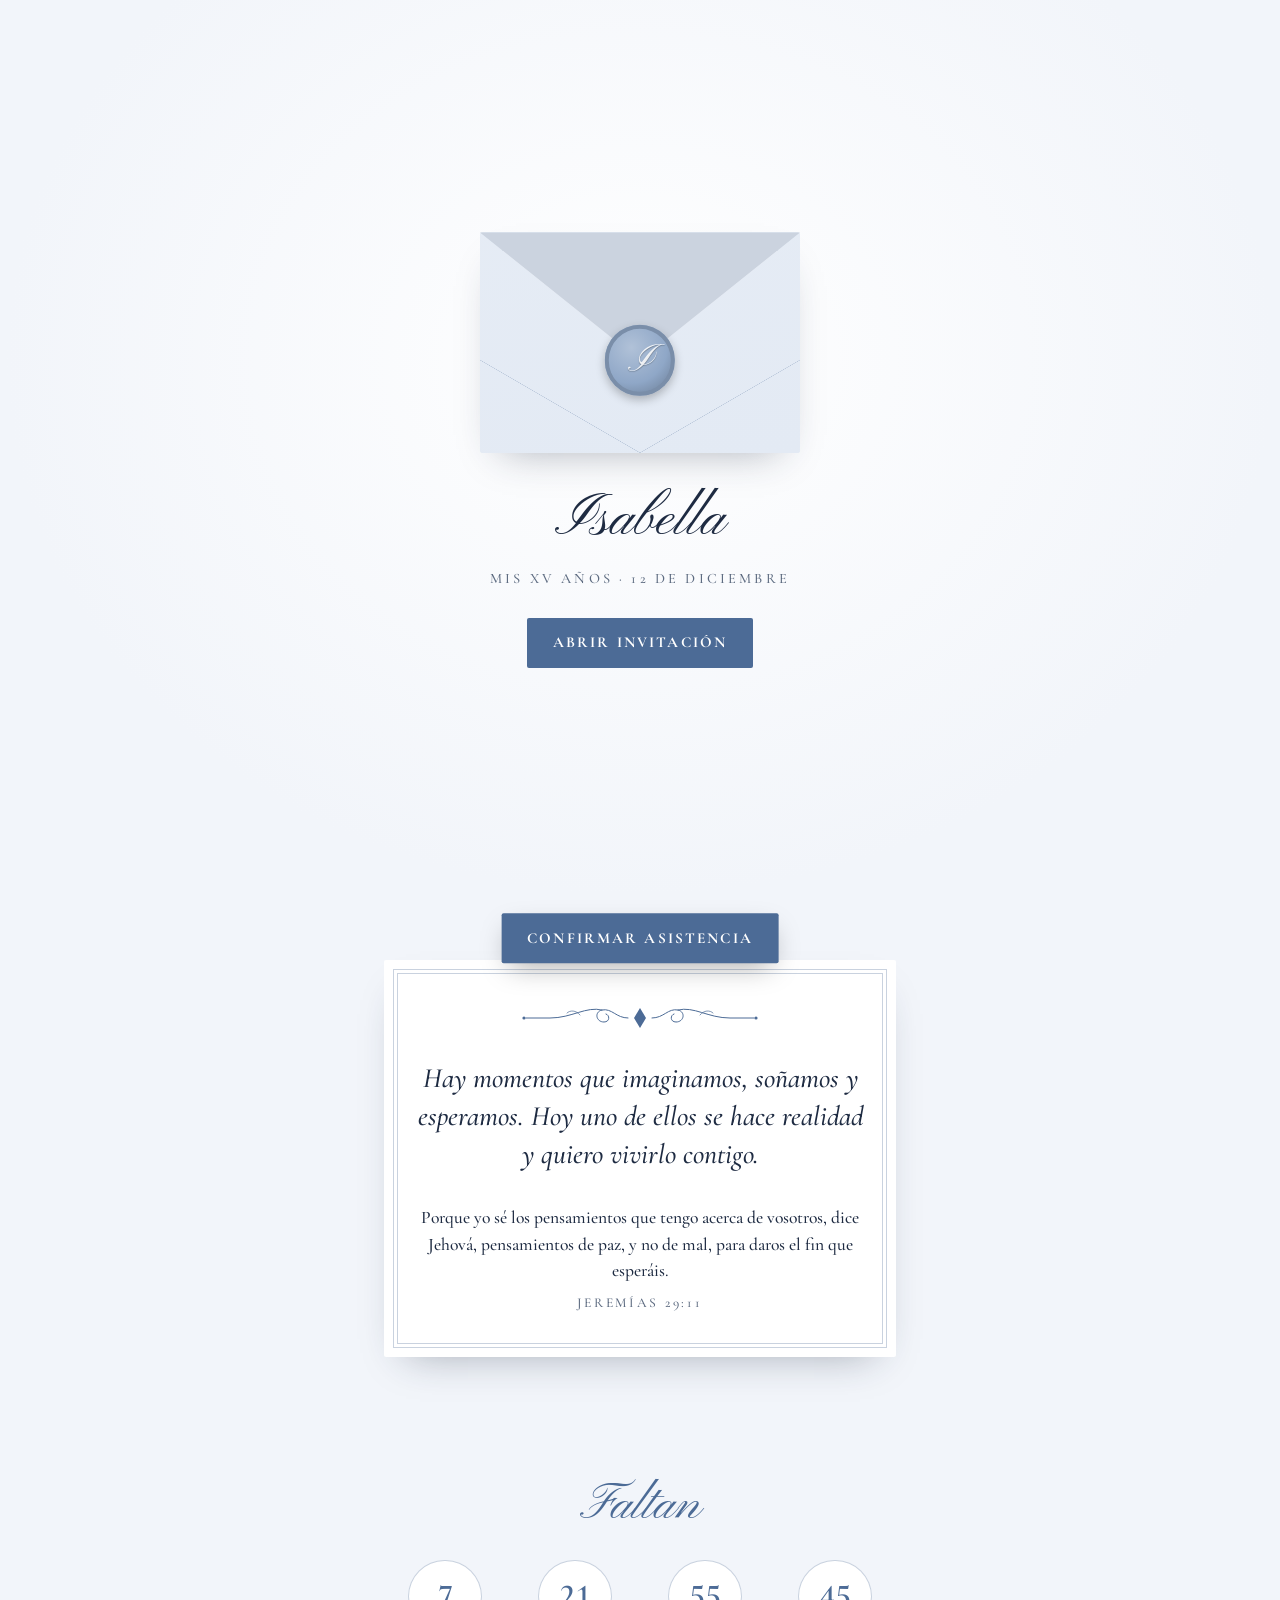
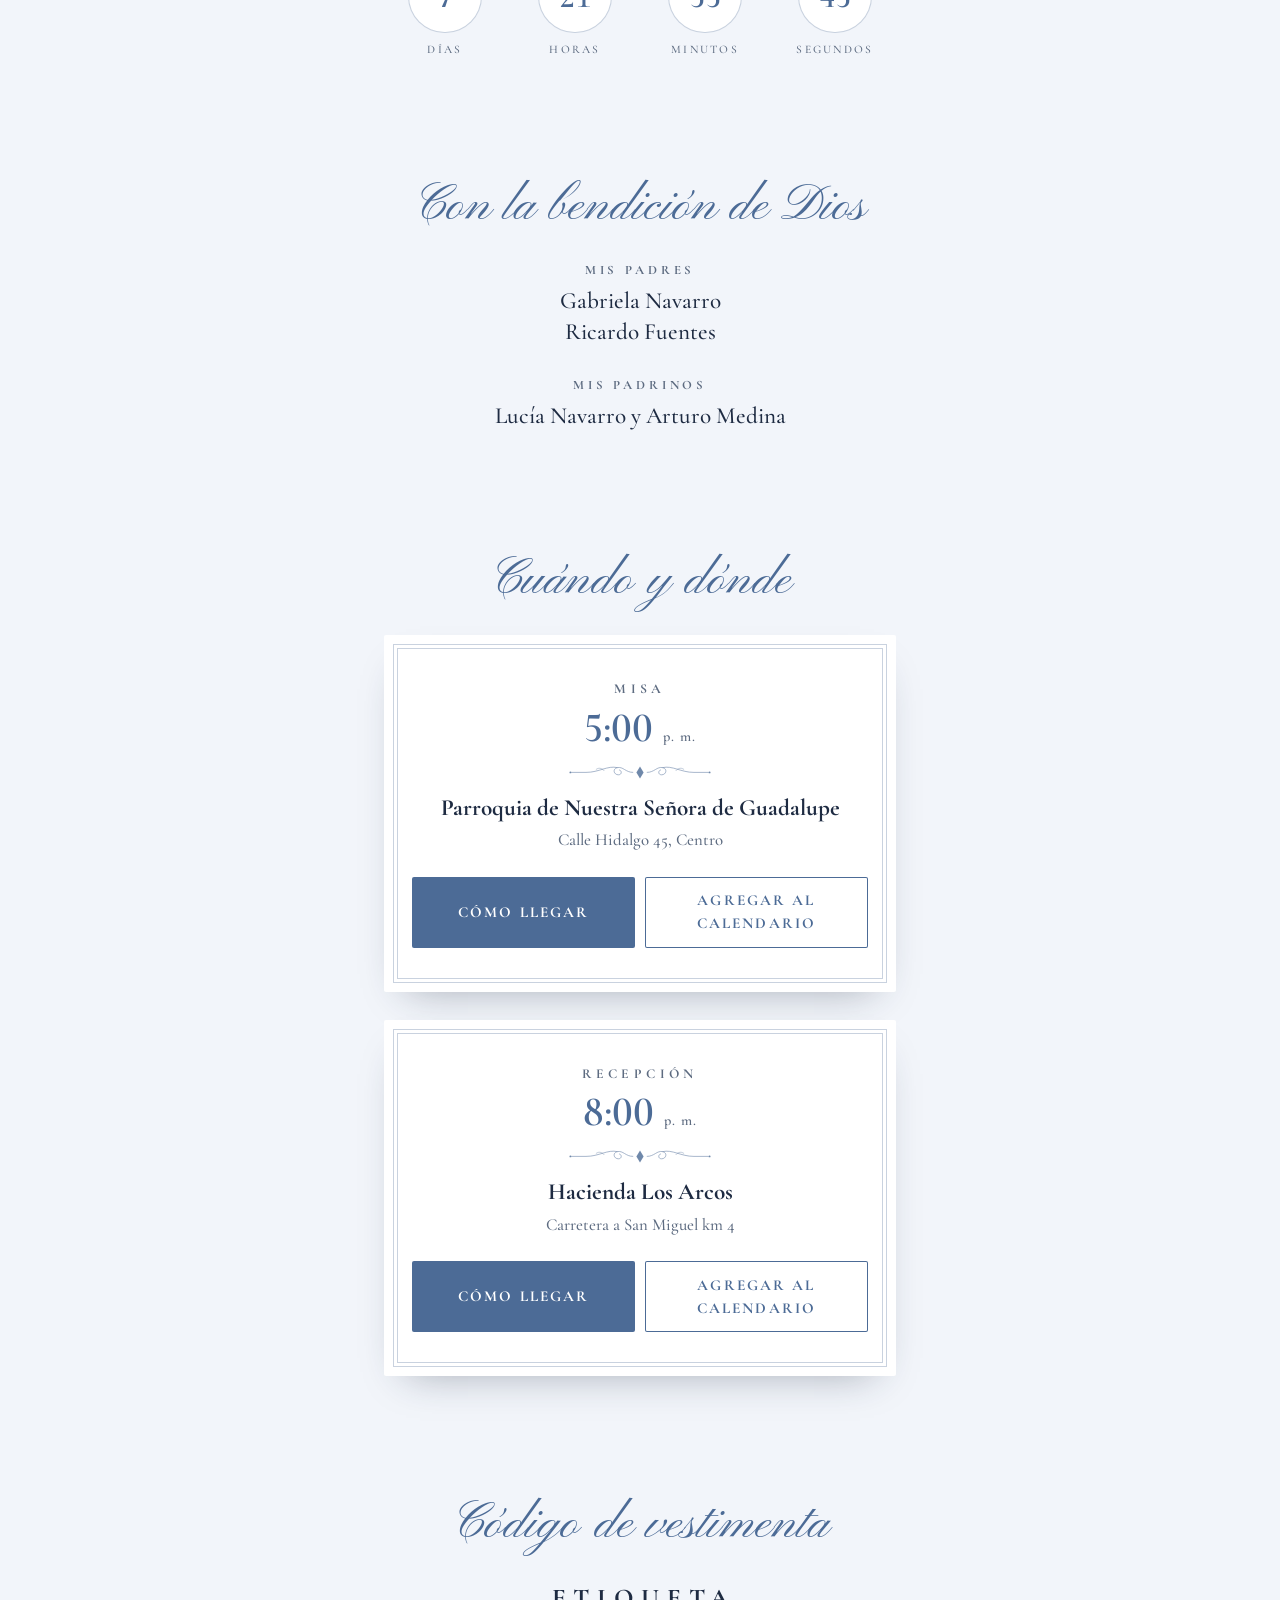
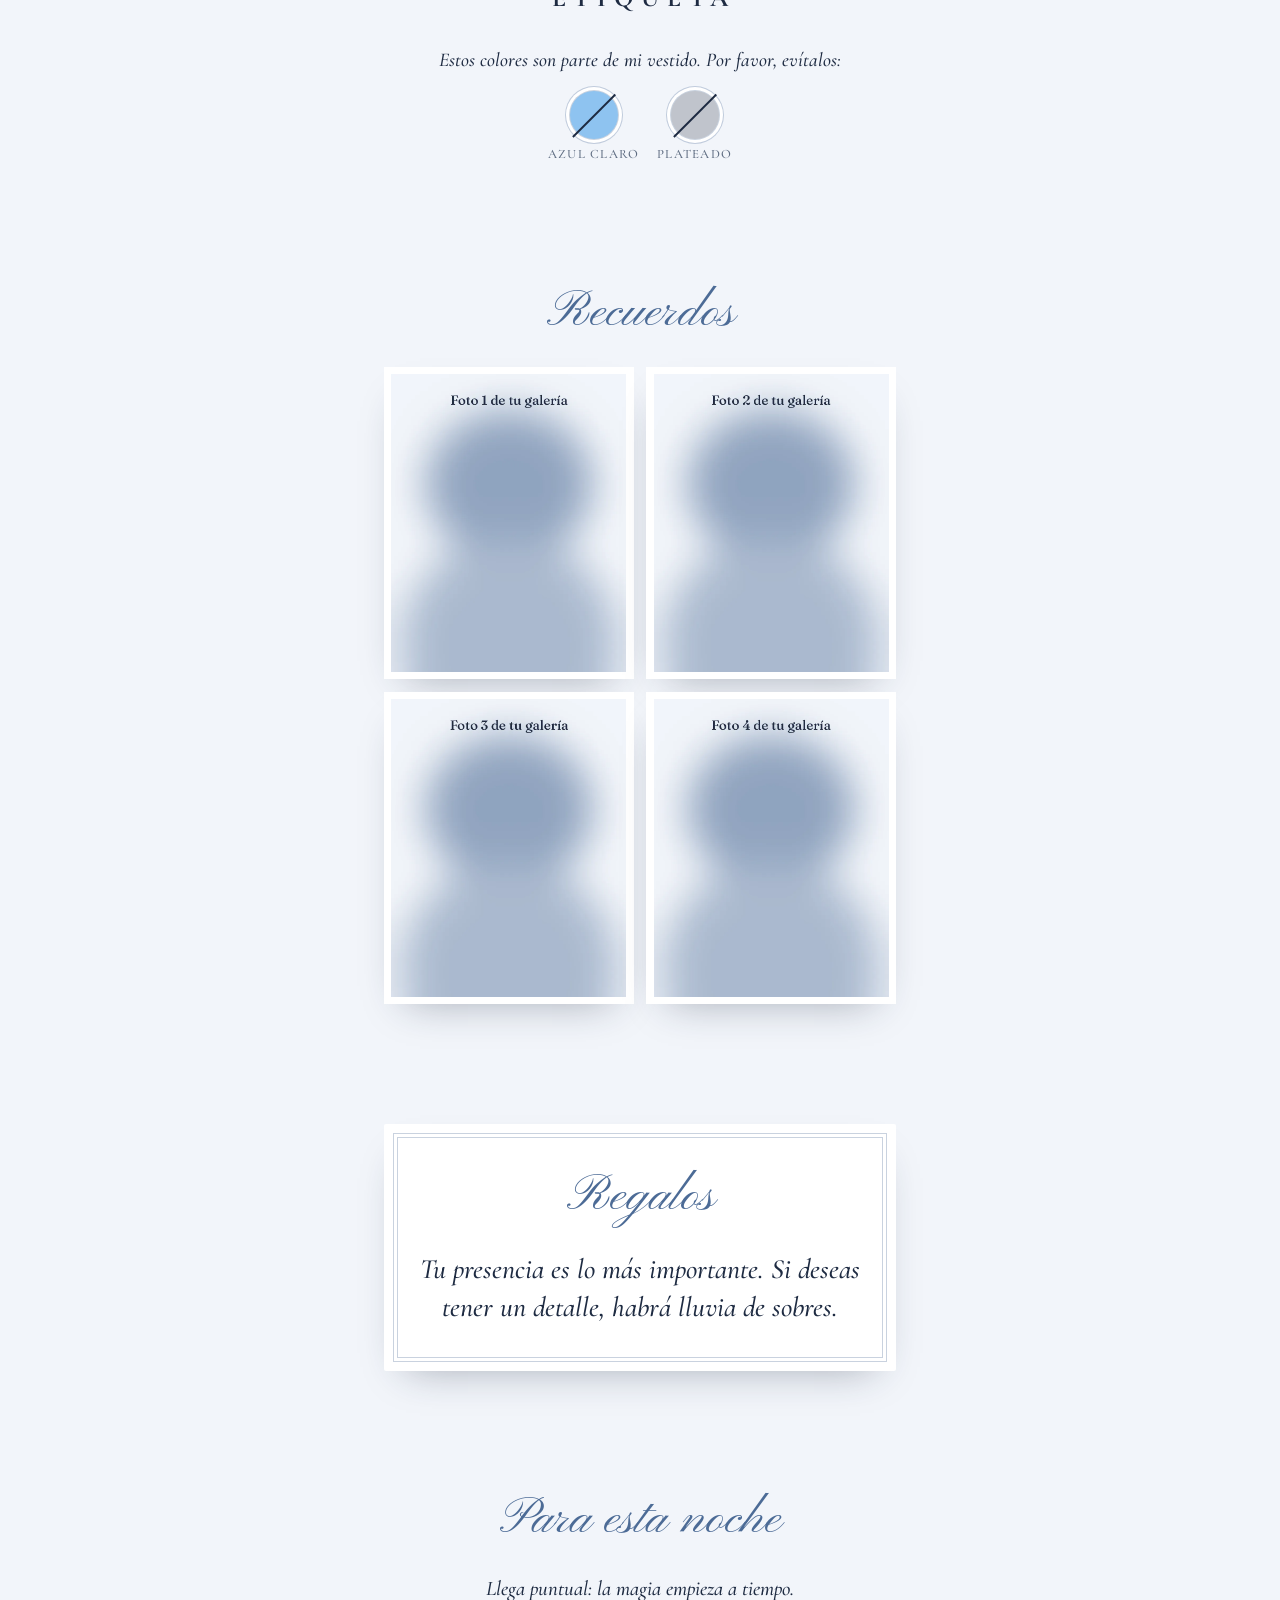
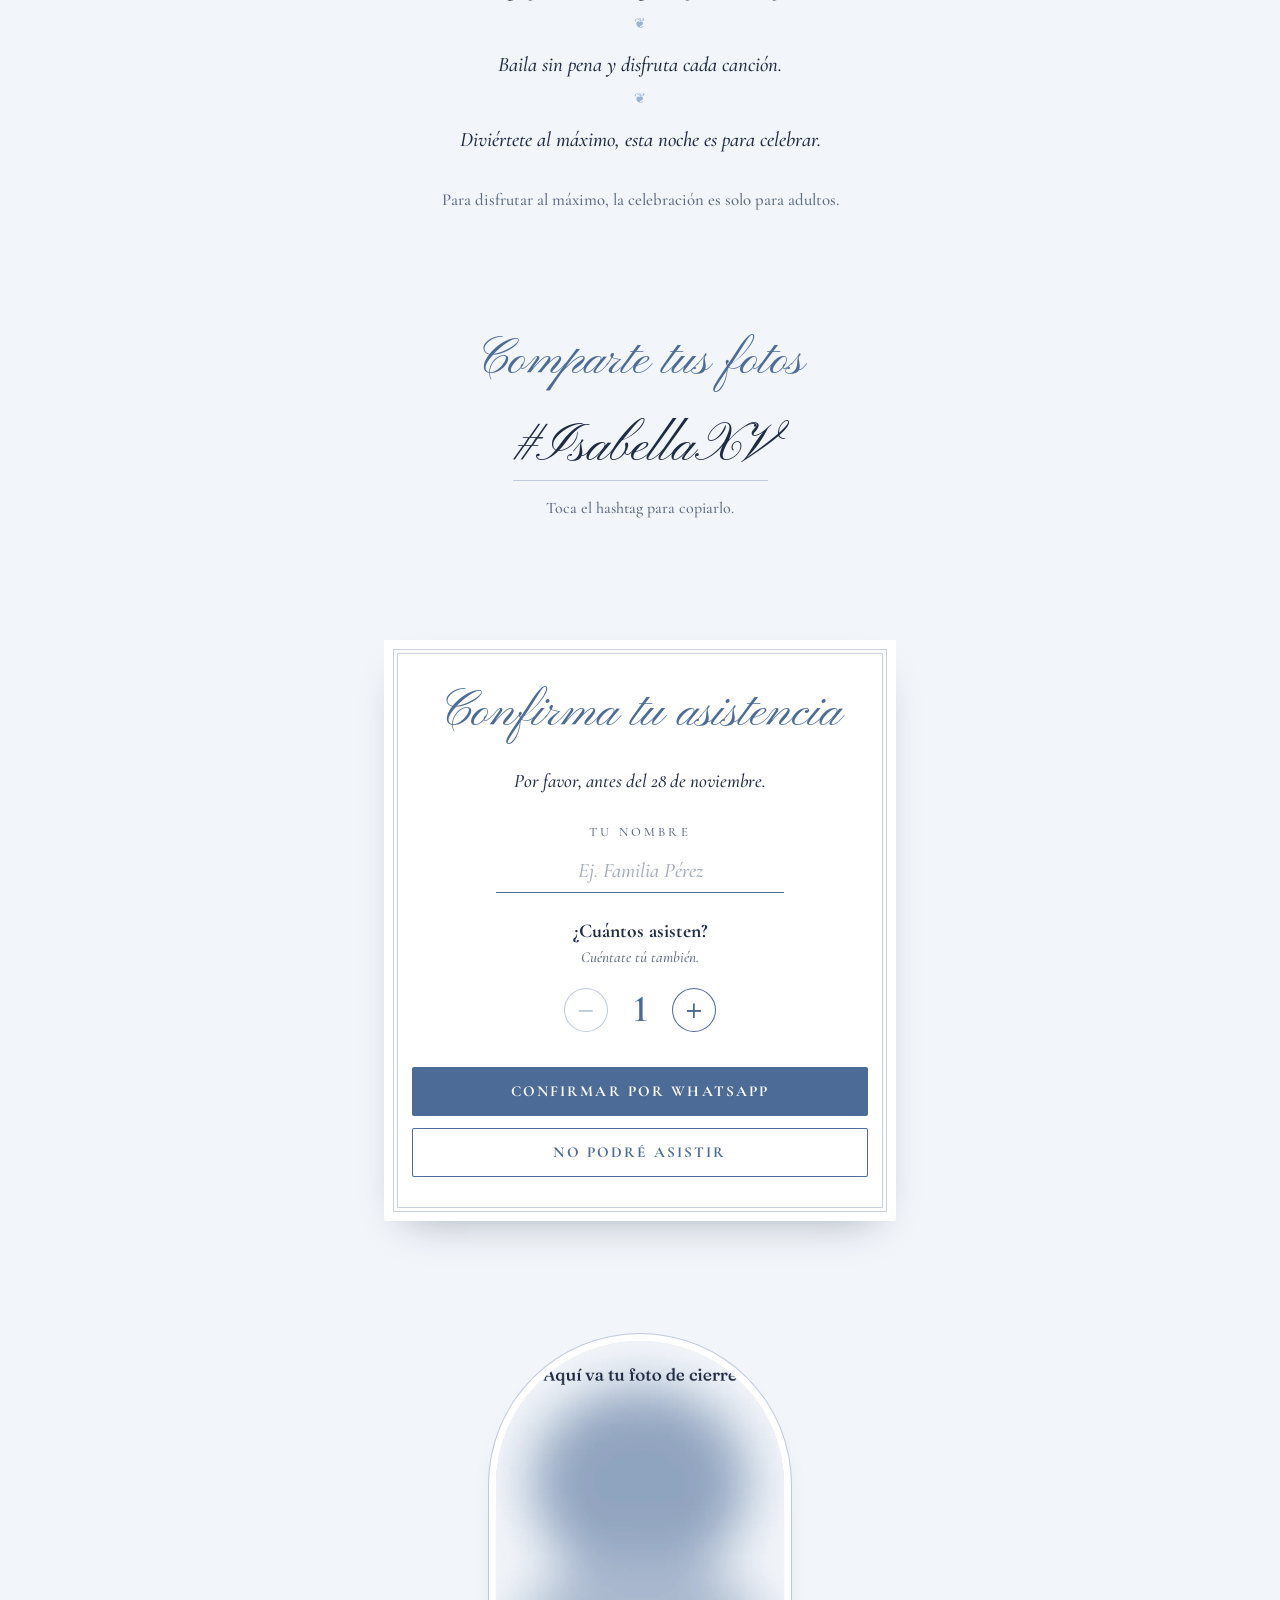
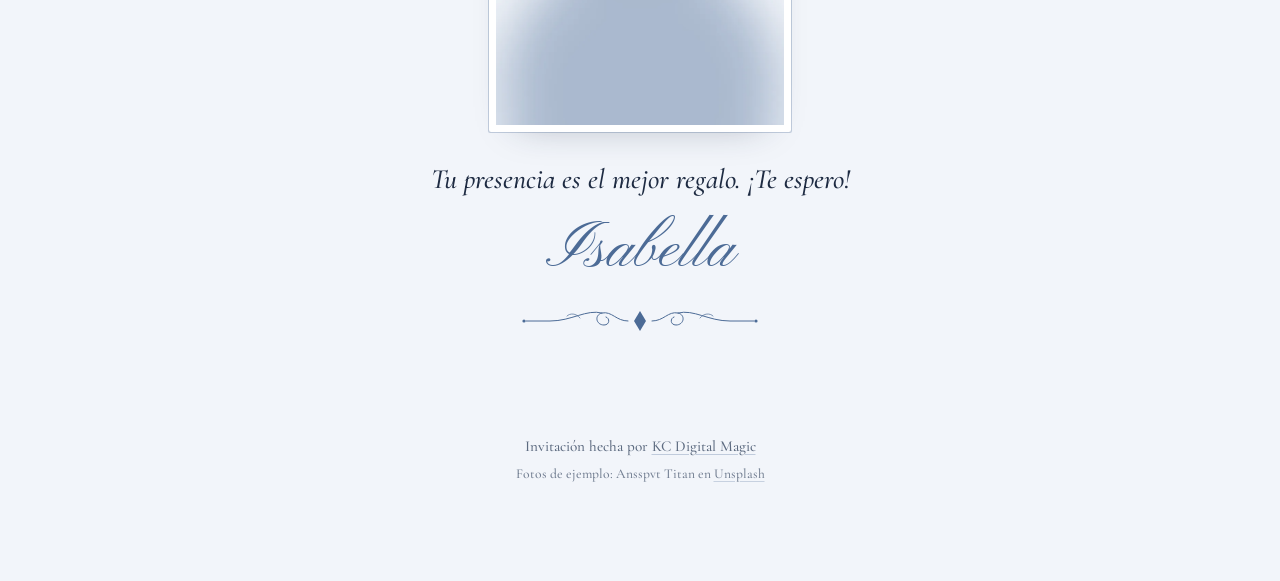
<file: xv-isabella-2612/index.html>
<!doctype html>
<html lang="es" data-tema="cielo-plata" class="con-fotos">
<head>
<meta charset="utf-8">
<meta name="viewport" content="width=device-width, initial-scale=1, viewport-fit=cover">
<meta name="robots" content="noindex, nofollow">
<meta name="theme-color" content="#F2F5FA">
<link rel="icon" href="data:image/svg+xml,%3Csvg%20xmlns%3D%22http%3A//www.w3.org/2000/svg%22%20viewBox%3D%220%200%2064%2064%22%3E%3Crect%20width%3D%2264%22%20height%3D%2264%22%20rx%3D%2214%22%20fill%3D%22%23F2F5FA%22/%3E%3Ctext%20x%3D%2232%22%20y%3D%2244%22%20font-family%3D%22Georgia%2Cserif%22%20font-size%3D%2234%22%20text-anchor%3D%22middle%22%20fill%3D%22%234C6B96%22%3EXV%3C/text%3E%3C/svg%3E">
<title>Mis XV años: Isabella</title>
<meta name="description" content="Sábado 12 de diciembre de 2026. Hay momentos que imaginamos, soñamos y esperamos. Hoy uno de ellos se hace realidad y quiero vivirlo contigo.">
<meta property="og:type" content="website">
<meta property="og:title" content="Mis XV años: Isabella">
<meta property="og:description" content="Sábado 12 de diciembre de 2026. Toca para abrir tu invitación.">
<meta property="og:image" content="https://basic.kcdigitalmagic.com/xv-isabella-2612/og.jpg">
<meta property="og:image:width" content="1200">
<meta property="og:image:height" content="630">
<meta property="og:url" content="https://basic.kcdigitalmagic.com/xv-isabella-2612/">
<script>document.documentElement.classList.add("js");if(!matchMedia("(prefers-reduced-motion: reduce)").matches)document.documentElement.classList.add("anima");</script>
<link rel="preload" href="../assets/fuentes/pinyon-script-latin-400-normal.woff2" as="font" type="font/woff2" crossorigin>
<link rel="preload" href="../assets/fuentes/cormorant-garamond-latin-wght-normal.woff2" as="font" type="font/woff2" crossorigin>
<link rel="preload" href="../assets/fuentes/cormorant-garamond-latin-wght-italic.woff2" as="font" type="font/woff2" crossorigin>
<style>
@font-face{font-family:"Pinyon Script";src:url("../assets/fuentes/pinyon-script-latin-400-normal.woff2") format("woff2");font-weight:400;font-style:normal;font-display:swap}
@font-face{font-family:"Cormorant Garamond";src:url("../assets/fuentes/cormorant-garamond-latin-wght-normal.woff2") format("woff2");font-weight:300 700;font-style:normal;font-display:swap}
@font-face{font-family:"Cormorant Garamond";src:url("../assets/fuentes/cormorant-garamond-latin-wght-italic.woff2") format("woff2");font-weight:300 700;font-style:italic;font-display:swap}
/* XV Clásica Elegante — papel, filigrana y caligrafía.
   La apertura es un sobre con sello de lacre; el resto es una tarjeta que se lee con calma. */

/* ---------- Temas ---------- */
:root, [data-tema="marfil-dorado"] {
  --fondo: #F7F1E6;
  --fondo-2: #EFE5D3;
  --papel: #FFFCF6;
  --tinta: #3A2E24;
  --tinta-suave: #7A6A58;
  --acento: #9A7333;
  --acento-claro: #C9A961;
  --acento-tinta: #FFFDF8;
  --linea: rgba(154, 115, 51, .32);
  --sello: #8C2F2B;
  --sombra: 0 18px 40px -22px rgba(74, 52, 24, .45);
}
[data-tema="cielo-plata"] {
  --fondo: #F2F5FA;
  --fondo-2: #E3EAF4;
  --papel: #FFFFFF;
  --tinta: #1E2B42;
  --tinta-suave: #5D6B80;
  --acento: #4C6B96;
  --acento-claro: #9DB3D1;
  --acento-tinta: #FFFFFF;
  --linea: rgba(76, 107, 150, .3);
  --sello: #8FA7C7;
  --sombra: 0 18px 40px -22px rgba(30, 43, 66, .4);
}
[data-tema="rosa-palo"] {
  --fondo: #F8EEEC;
  --fondo-2: #F0DFDC;
  --papel: #FFFAF9;
  --tinta: #4A2930;
  --tinta-suave: #86636A;
  --acento: #A35D6A;
  --acento-claro: #D6A3AC;
  --acento-tinta: #FFFFFF;
  --linea: rgba(163, 93, 106, .3);
  --sello: #B88A5A;
  --sombra: 0 18px 40px -22px rgba(74, 41, 48, .4);
}

/* ---------- Base ---------- */
*, *::before, *::after { box-sizing: border-box; }
html { -webkit-text-size-adjust: 100%; scroll-behavior: smooth; }
body {
  margin: 0;
  background: var(--fondo);
  color: var(--tinta);
  font-family: "Cormorant Garamond", Georgia, serif;
  font-weight: 500;
  font-size: 1.22rem;
  line-height: 1.5;
  -webkit-font-smoothing: antialiased;
  overflow-x: hidden;
  text-align: center;
}
img, svg { display: block; max-width: 100%; }
a { color: inherit; }
button { font: inherit; color: inherit; }
:focus-visible { outline: 2px solid var(--acento); outline-offset: 3px; border-radius: 4px; }

.script { font-family: "Pinyon Script", cursive; font-weight: 400; }
.contenedor { width: min(100% - 2.5rem, 32rem); margin-inline: auto; }
.suave { color: var(--tinta-suave); }

.filigrana { width: min(15rem, 70%); margin: 0 auto 1.75rem; color: var(--acento); }
.filigrana.mini { width: 9rem; margin: .9rem auto; opacity: .8; }

/* Tarjeta de papel con doble filete */
.tarjeta {
  position: relative;
  background: var(--papel);
  padding: 2.75rem 1.75rem;
  box-shadow: var(--sombra);
  border-radius: 2px;
}
.tarjeta::before {
  content: ""; position: absolute; inset: .55rem;
  border: 1px solid var(--linea);
  outline: 1px solid var(--linea); outline-offset: -5px;
  pointer-events: none;
}

/* ---------- Botones ---------- */
.boton {
  display: inline-flex; align-items: center; justify-content: center; gap: .5rem;
  min-height: 3.1rem; padding: .8rem 1.6rem;
  border: 0; border-radius: 2px;
  background: var(--acento); color: var(--acento-tinta);
  font-family: "Cormorant Garamond", Georgia, serif;
  font-weight: 700; font-size: .95rem; letter-spacing: .14em; text-transform: uppercase;
  text-decoration: none; cursor: pointer;
  transition: transform .15s ease, background-color .2s ease;
}
.boton:active { transform: scale(.97); }
.boton-sec { background: transparent; color: var(--acento); box-shadow: inset 0 0 0 1px var(--acento); }

/* ---------- Apertura: sobre con sello ---------- */
.telon { display: none; }
.js .telon {
  position: fixed; inset: 0; z-index: 50;
  display: grid; place-items: center;
  background: radial-gradient(ellipse at 50% 40%, var(--papel), var(--fondo) 70%);
  padding: 2rem 1.25rem;
}
.telon-caja { display: grid; gap: 1rem; justify-items: center; width: 100%; }
.telon-para { margin: 0; color: var(--tinta-suave); font-style: italic; font-size: 1.15rem; }
.telon-para[hidden] { display: none; }
.telon-para strong { color: var(--tinta); font-weight: 700; font-style: normal; }
.telon-nombre { margin: 1.25rem 0 0; font-family: "Pinyon Script", cursive; font-size: clamp(2.6rem, 12vw, 3.6rem); line-height: 1.1; color: var(--tinta); }
.telon-sub { margin: 0 0 .75rem; font-size: .9rem; letter-spacing: .22em; text-transform: uppercase; color: var(--tinta-suave); }

.sobre {
  --w: min(78vw, 20rem);
  position: relative; width: var(--w); aspect-ratio: 1.45;
  perspective: 900px;
}
.sobre > * { position: absolute; inset: 0; }
.sobre-fondo { background: var(--fondo-2); border-radius: 3px; box-shadow: var(--sombra); }
.sobre-carta {
  inset: 8% 6% 6%;
  background: var(--papel);
  display: grid; place-items: start center; padding-top: 12%;
  box-shadow: 0 0 0 1px var(--linea) inset;
  z-index: 1;
}
.sobre-carta-xv { font-family: "Pinyon Script", cursive; font-size: 2.4rem; color: var(--acento); line-height: 1; }
.sobre-frente {
  background: linear-gradient(170deg, color-mix(in srgb, var(--fondo-2) 92%, white), var(--fondo-2));
  clip-path: polygon(0 0, 50% 58%, 100% 0, 100% 100%, 0 100%);
  border-radius: 3px;
  z-index: 1;
}
.sobre-frente::after {
  content: ""; position: absolute; inset: 0;
  background: linear-gradient(to top right, transparent calc(50% - .5px), var(--linea) 50%, transparent calc(50% + .5px)) left bottom / 50% 42% no-repeat,
              linear-gradient(to top left, transparent calc(50% - .5px), var(--linea) 50%, transparent calc(50% + .5px)) right bottom / 50% 42% no-repeat;
}
.sobre-solapa {
  bottom: 42%;
  background: color-mix(in srgb, var(--fondo-2) 88%, var(--tinta));
  clip-path: polygon(0 0, 100% 0, 50% 100%);
  transform-origin: top center;
  z-index: 2;
}
.sello {
  inset: auto; left: 50%; top: 58%; width: 4.4rem; height: 4.4rem;
  translate: -50% -50%;
  border-radius: 50%;
  display: grid; place-items: center;
  background: radial-gradient(circle at 38% 32%, color-mix(in srgb, var(--sello) 70%, white), var(--sello) 55%, color-mix(in srgb, var(--sello) 70%, black));
  box-shadow: 0 4px 10px rgba(0, 0, 0, .25), inset 0 0 0 4px color-mix(in srgb, var(--sello) 85%, black);
  z-index: 3;
}
.sello span { font-family: "Pinyon Script", cursive; font-size: 2.3rem; line-height: 1; color: rgba(255, 255, 255, .88); text-shadow: 0 1px 1px rgba(0, 0, 0, .3); padding-top: .2rem; }

.telon.abriendo .sello { animation: sello-sale .45s ease-in forwards; }
.telon.abriendo .sobre-solapa { animation: solapa-abre .7s .35s cubic-bezier(.5, 0, .3, 1) forwards; }
.telon.abriendo .sobre-carta { animation: carta-sube .8s .85s cubic-bezier(.2, .8, .2, 1) forwards; }
.telon.abriendo { animation: telon-sale .6s 1.45s ease forwards; }
.telon.abriendo #abrir, .telon.abriendo .telon-sub { opacity: 0; transition: opacity .3s; }
@keyframes sello-sale { to { transform: scale(1.4); opacity: 0; } }
@keyframes solapa-abre { 50% { z-index: 2; } to { transform: rotateX(180deg); z-index: 0; } }
@keyframes carta-sube { to { transform: translateY(-46%); } }
@keyframes telon-sale { to { opacity: 0; visibility: hidden; } }

/* ---------- Portada ---------- */
.portada {
  position: relative;
  min-height: 100svh;
  display: grid; align-content: center; justify-items: center;
  gap: 1.5rem;
  padding: 2.5rem 1.25rem 4.5rem;
  background: radial-gradient(ellipse at 50% 30%, var(--papel), var(--fondo) 75%);
}
.portada-fondo { width: min(74vw, 20rem); }
.arco {
  aspect-ratio: 3 / 4;
  border-radius: 999px 999px 4px 4px;
  overflow: hidden;
  box-shadow: 0 0 0 1px var(--papel), 0 0 0 7px var(--papel), 0 0 0 8px var(--linea), var(--sombra);
}
.arco img { width: 100%; height: 100%; object-fit: cover; object-position: center 20%; }
.corona { width: 100%; color: var(--acento); }
.corona-letra { font-family: "Pinyon Script", cursive; font-size: 78px; }

.portada-texto { display: grid; justify-items: center; }
.para { margin: 0 0 1rem; font-style: italic; color: var(--tinta-suave); }
.para[hidden] { display: none; }
.para strong { color: var(--tinta); font-style: normal; font-weight: 700; }
.antetitulo { margin: 0; font-size: .95rem; letter-spacing: .4em; text-transform: uppercase; color: var(--tinta-suave); padding-left: .4em; }
.xv { width: 7.5rem; margin: -.1rem 0 .15rem; color: var(--acento); }
.xv text {
  font-family: "Cormorant Garamond", Georgia, serif; font-weight: 600; font-style: italic;
  fill: none; stroke: currentColor; stroke-width: 1.6;
  stroke-dasharray: 900; stroke-dashoffset: 0;
}
.nombre {
  margin: .4rem 0 0;
  font-family: "Pinyon Script", cursive; font-weight: 400;
  font-size: clamp(3.2rem, 15vw, 5.5rem); line-height: 1.15;
  color: var(--tinta);
  overflow-wrap: anywhere;
}
.nombre .letra { display: inline-block; }
.nombre .palabra { display: inline-block; white-space: nowrap; }
.fecha-portada {
  margin-top: 1rem;
  display: grid; grid-template-columns: 1fr auto 1fr; align-items: center; gap: .1rem .9rem;
  font-size: .85rem; letter-spacing: .25em; text-transform: uppercase; color: var(--tinta-suave);
}
.fecha-portada > span:first-child { grid-column: 1; grid-row: 1; text-align: right; padding: .35rem 0; border-block: 1px solid var(--linea); }
.fecha-portada .dia-num { grid-column: 2; grid-row: 1 / span 2; font-size: 3rem; letter-spacing: 0; color: var(--acento); font-weight: 600; line-height: 1; }
.fecha-portada > span:nth-child(3) { grid-column: 3; grid-row: 1; text-align: left; padding: .35rem 0; border-block: 1px solid var(--linea); }
.fecha-portada .anio { grid-column: 1 / -1; grid-row: 3; margin-top: .4rem; }

.bajar {
  position: absolute; bottom: 1.1rem; left: 50%; translate: -50% 0;
  width: 2.6rem; height: 2.6rem; border-radius: 50%;
  display: grid; place-items: center;
  box-shadow: inset 0 0 0 1px var(--linea);
  color: var(--acento); text-decoration: none;
}

/* ---------- Secciones ---------- */
.seccion { padding: 3.75rem 0; }
.titulo {
  margin: 0 0 1.5rem;
  font-family: "Pinyon Script", cursive; font-weight: 400;
  font-size: clamp(2.5rem, 11vw, 3.2rem); line-height: 1.15;
  color: var(--acento);
}
.texto-grande {
  margin: 0;
  font-style: italic;
  font-size: clamp(1.4rem, 5.6vw, 1.75rem);
  line-height: 1.35;
  text-wrap: pretty;
}
.cita { margin: 2rem 0 0; }
.cita p { margin: 0; font-size: 1.1rem; }
.cita footer { margin-top: .5rem; color: var(--tinta-suave); font-size: .85rem; letter-spacing: .2em; text-transform: uppercase; }

/* Cuenta regresiva */
.cuenta { display: grid; grid-template-columns: repeat(4, 1fr); gap: .5rem; margin: 0; }
.cuenta div { display: grid; justify-items: center; gap: .45rem; }
.cuenta dd {
  margin: 0; order: -1;
  width: min(100%, 4.6rem); aspect-ratio: 1; border-radius: 50%;
  display: grid; place-items: center;
  border: 1px solid var(--linea); background: var(--papel);
  font-size: clamp(1.6rem, 7vw, 2.1rem); font-weight: 600; line-height: 1;
  font-variant-numeric: lining-nums tabular-nums; color: var(--acento);
}
.cuenta dt { color: var(--tinta-suave); font-size: .72rem; letter-spacing: .2em; text-transform: uppercase; }

/* Familia */
.familia { display: grid; gap: 1.75rem; }
.familia h3 { margin: 0 0 .35rem; font-size: .8rem; font-weight: 700; letter-spacing: .3em; text-transform: uppercase; color: var(--tinta-suave); }
.familia p { margin: 0; font-size: 1.45rem; line-height: 1.35; }

/* Momentos */
.momentos { list-style: none; margin: 0; padding: 0; display: grid; gap: 1.75rem; }
.momento h3 { margin: 0; font-size: .85rem; font-weight: 700; letter-spacing: .32em; text-transform: uppercase; color: var(--tinta-suave); }
.momento-hora { margin: .5rem 0 0; font-size: 2.6rem; font-weight: 600; line-height: 1; color: var(--acento); font-variant-numeric: lining-nums; }
.momento-hora small { font-size: .9rem; font-weight: 600; letter-spacing: .08em; color: var(--tinta-suave); }
.momento-lugar { margin: 0; font-size: 1.45rem; font-weight: 700; line-height: 1.2; }
.momento-dir { margin: .3rem 0 0; color: var(--tinta-suave); font-size: 1.05rem; }
.momento-acciones { display: grid; gap: .6rem; margin-top: 1.5rem; }

/* Vestimenta */
.nivel { margin: 0; font-size: 1.6rem; font-weight: 700; letter-spacing: .3em; text-transform: uppercase; padding-left: .3em; }
.reservados { margin-top: 1.75rem; }
.reservados p { margin: 0 0 1rem; font-style: italic; }
.muestras { display: flex; flex-wrap: wrap; justify-content: center; gap: 1.1rem; list-style: none; margin: 0; padding: 0; }
.muestra { display: grid; justify-items: center; gap: .4rem; font-size: .8rem; letter-spacing: .1em; text-transform: uppercase; color: var(--tinta-suave); }
.muestra span:first-child {
  position: relative; width: 3rem; height: 3rem; border-radius: 50%;
  background: var(--color); box-shadow: 0 0 0 1px var(--linea), 0 0 0 4px var(--papel), 0 0 0 5px var(--linea);
}
.muestra span:first-child::after {
  content: ""; position: absolute; left: -12%; right: -12%; top: 50%; height: 1.5px;
  background: var(--tinta); transform: rotate(-45deg);
}
.nota { margin-top: 1.5rem; }

/* Galería: marcos en cuadrícula, la primera foto destacada */
.galeria { display: grid; grid-template-columns: 1fr 1fr; gap: .8rem; }
.galeria figure { margin: 0; background: var(--papel); padding: .45rem; box-shadow: var(--sombra); aspect-ratio: 4 / 5; }
.galeria img { width: 100%; height: 100%; object-fit: cover; }
.galeria figure:first-child { grid-column: 1 / -1; aspect-ratio: 4 / 3; }
.galeria-2 figure:first-child, .galeria-1 figure:first-child { grid-column: auto; aspect-ratio: 4 / 5; }
.galeria-1 { grid-template-columns: 1fr; }
.galeria-3 figure:first-child { aspect-ratio: 4 / 3.4; }
.galeria-4 figure:first-child { grid-column: auto; aspect-ratio: 4 / 5; }

/* Regalos */
.regalo .boton { margin-top: 1.5rem; }

/* Reglas y avisos */
.reglas { list-style: none; margin: 0; padding: 0; display: grid; gap: .9rem; font-size: 1.3rem; font-style: italic; }
.reglas li::after { content: "❦"; display: block; margin-top: .5rem; color: var(--acento-claro); font-style: normal; font-size: .9rem; }
.reglas li:last-child::after { display: none; }
.avisos { margin-top: 2rem; display: grid; gap: .5rem; color: var(--tinta-suave); font-size: 1.05rem; }
.avisos p { margin: 0; }

/* Hashtag */
.hashtag {
  background: none; border: 0; padding: 0; cursor: pointer;
  font-family: "Pinyon Script", cursive; font-size: clamp(2.4rem, 11vw, 3.4rem); line-height: 1.2;
  color: var(--tinta); overflow-wrap: anywhere;
  border-bottom: 1px solid var(--linea);
}
.hashtag-estado { margin: .9rem 0 0; color: var(--tinta-suave); font-size: 1rem; min-height: 1.5em; }

/* Confirmación */
.limite { margin: 0 0 1.75rem; font-style: italic; font-size: 1.2rem; }
.cupos { display: grid; justify-items: center; gap: .75rem; margin: 0 0 1.75rem; }
.cupos-label { margin: 0; font-weight: 700; }
.cupos-label small { display: block; color: var(--tinta-suave); font-size: .95rem; font-weight: 500; font-style: italic; }
.contador { display: flex; align-items: center; gap: .5rem; }
.contador button {
  width: 2.75rem; height: 2.75rem; border-radius: 50%; border: 0; cursor: pointer;
  background: transparent; box-shadow: inset 0 0 0 1px var(--acento); color: var(--acento); font: 400 1.4rem/1 system-ui, sans-serif;
}
.contador button:disabled { opacity: .35; cursor: default; }
.contador output { min-width: 3rem; text-align: center; font-size: 2.4rem; font-weight: 600; color: var(--acento); font-variant-numeric: lining-nums; }
.confirmar-acciones { display: grid; gap: .7rem; }
.confirmar-acciones .boton { width: 100%; }

/* Barra flotante */
.flotante {
  position: fixed; left: 50%; bottom: max(1rem, env(safe-area-inset-bottom)); z-index: 20;
  transform: translate(-50%, 160%);
  transition: transform .4s cubic-bezier(.2, .8, .2, 1);
  box-shadow: 0 10px 28px -8px rgba(0, 0, 0, .35);
  white-space: nowrap;
}
.flotante.visible { transform: translate(-50%, 0); }

/* Cierre */
.cierre { padding-bottom: 2.5rem; }
.cierre-foto { margin: 0 auto 2.25rem; width: min(80%, 18rem); aspect-ratio: 3 / 4; border-radius: 999px 999px 4px 4px; overflow: hidden; box-shadow: 0 0 0 7px var(--papel), 0 0 0 8px var(--linea), var(--sombra); }
.cierre-foto img { width: 100%; height: 100%; object-fit: cover; }
.cierre-arte { width: 9.5rem; margin: 0 auto 1.5rem; }
.firma { margin: 1.25rem 0 1.5rem; font-family: "Pinyon Script", cursive; font-size: clamp(3rem, 13vw, 4rem); line-height: 1; color: var(--acento); }
.pie { padding: 2rem 0 6rem; color: var(--tinta-suave); font-size: .95rem; }
.pie p { margin: 0; }
.pie .creditos { margin-top: .4rem; font-size: .85rem; opacity: .85; }
.pie a { text-decoration-color: var(--linea); text-underline-offset: 3px; }

/* ---------- Movimiento ---------- */
.js.anima .nombre .letra { opacity: 0; transform: translateY(.3em); }
.js.anima .xv text { stroke-dashoffset: 900; }
.js.anima .fecha-portada, .js.anima .para, .js.anima .portada-fondo { opacity: 0; }

/* Las tarjetas aparecen al llegar a ellas (solo donde el navegador lo soporta, sin JS) */
@supports (animation-timeline: view()) {
  @media (prefers-reduced-motion: no-preference) {
    .revela {
      animation: revela linear both;
      animation-timeline: view();
      animation-range: entry 0% entry 55%;
    }
    @keyframes revela { from { opacity: 0; transform: translateY(2.2rem); } }
  }
}

@media (prefers-reduced-motion: reduce) {
  html { scroll-behavior: auto; }
  .flotante { transition: none; }
}

@media (min-width: 48rem) {
  .momento-acciones { grid-template-columns: 1fr 1fr; }
}

/* Nombre del invitado al confirmar */
.rsvp-nombre { display: grid; gap: .35rem; margin: 0 auto 1.5rem; max-width: 18rem; }
.rsvp-nombre span { font-size: .8rem; letter-spacing: .25em; text-transform: uppercase; color: var(--tinta-suave); }
.rsvp-nombre input {
  font: inherit; font-size: 1.3rem; text-align: center; color: var(--tinta); background: transparent;
  border: 0; border-bottom: 1px solid var(--acento); border-radius: 0; padding: .4rem 0;
}
.rsvp-nombre input:focus { outline: none; border-bottom-width: 2px; }
.rsvp-nombre input::placeholder { color: var(--tinta-suave); opacity: .55; font-style: italic; }

</style>
</head>
<body>


<div class="telon" id="telon" role="dialog" aria-modal="true" aria-labelledby="telon-nombre" data-retardo="1500">
  <div class="telon-caja">
    <div class="sobre" aria-hidden="true">
      <div class="sobre-fondo"></div>
      <div class="sobre-carta"><span class="sobre-carta-xv">XV</span></div>
      <div class="sobre-frente"></div>
      <div class="sobre-solapa"></div>
      <div class="sello"><span>I</span></div>
    </div>
    <p class="telon-nombre" id="telon-nombre">Isabella</p>
    <p class="telon-sub">Mis XV años · 12 de diciembre</p>
    <button class="boton" id="abrir" type="button">Abrir invitación</button>
  </div>
</div>

<main>
<header class="portada" id="inicio">
  <div class="portada-fondo">
    
    <div class="arco"><img src="isabella-portada.webp" alt="Isabella" fetchpriority="high"></div>
    
  </div>
  <div class="portada-texto">
    <p class="antetitulo">Mis</p>
    <svg class="xv" viewBox="0 0 300 150" aria-hidden="true"><text x="150" y="128" text-anchor="middle" font-size="150">XV</text></svg>
    <p class="antetitulo">años</p>
    <h1 class="nombre" aria-label="Isabella"><span class="palabra" aria-hidden="true"><span class="letra">I</span><span class="letra">s</span><span class="letra">a</span><span class="letra">b</span><span class="letra">e</span><span class="letra">l</span><span class="letra">l</span><span class="letra">a</span></span></h1>
    <div class="fecha-portada">
      <span>sábado</span>
      <span class="dia-num">12</span>
      <span>diciembre</span>
      <span class="anio">2026</span>
    </div>
  </div>
  <a class="bajar" href="#mensaje" aria-label="Ver la invitación">
    <svg width="18" height="18" viewBox="0 0 18 18" aria-hidden="true"><path d="M9 3v12M3.5 9.5 9 15l5.5-5.5" fill="none" stroke="currentColor" stroke-width="1.4" stroke-linecap="round" stroke-linejoin="round"/></svg>
  </a>
</header>

<section class="seccion" id="mensaje">
  <div class="contenedor tarjeta revela">
    <svg class="filigrana" viewBox="0 0 240 28" aria-hidden="true" fill="none" stroke="currentColor" stroke-width="1" stroke-linecap="round">
  <path d="M120 4 l6 10 -6 10 -6 -10z" fill="currentColor" stroke="none"/>
  
  <g><path d="M108 14 C 96 14 92 4 82 6 C 74 8 76 18 84 18 C 90 18 90 11 86 10"/>
    <path d="M82 6 C 66 2 52 14 30 14 L 6 14"/>
    <circle cx="4" cy="14" r="1.6" fill="currentColor" stroke="none"/>
    <path d="M60 11 C 56 6 50 6 47 9" opacity=".7"/></g>
  <g transform="matrix(-1 0 0 1 240 0)"><path d="M108 14 C 96 14 92 4 82 6 C 74 8 76 18 84 18 C 90 18 90 11 86 10"/>
    <path d="M82 6 C 66 2 52 14 30 14 L 6 14"/>
    <circle cx="4" cy="14" r="1.6" fill="currentColor" stroke="none"/>
    <path d="M60 11 C 56 6 50 6 47 9" opacity=".7"/></g>
</svg>
    <p class="texto-grande">Hay momentos que imaginamos, soñamos y esperamos. Hoy uno de ellos se hace realidad y quiero vivirlo contigo.</p>
    
    <blockquote class="cita">
      <p>Porque yo sé los pensamientos que tengo acerca de vosotros, dice Jehová, pensamientos de paz, y no de mal, para daros el fin que esperáis.</p>
      <footer>Jeremías 29:11</footer>
    </blockquote>
    
  </div>
</section>

<section class="seccion" aria-labelledby="t-cuenta">
  <div class="contenedor revela">
    <h2 class="titulo" id="t-cuenta">Faltan</h2>
    <dl class="cuenta" id="cuenta">
      <div><dt>días</dt><dd data-u="d">–</dd></div>
      <div><dt>horas</dt><dd data-u="h">–</dd></div>
      <div><dt>minutos</dt><dd data-u="m">–</dd></div>
      <div><dt>segundos</dt><dd data-u="s">–</dd></div>
    </dl>
    <p class="cuenta-fin texto-grande" id="cuenta-fin" hidden>Llegó el gran día.</p>
  </div>
</section>


<section class="seccion" aria-labelledby="t-familia">
  <div class="contenedor revela">
    <h2 class="titulo" id="t-familia">Con la bendición de Dios</h2>
    <div class="familia">
      <div><h3>Mis padres</h3><p>Gabriela Navarro<br>Ricardo Fuentes</p></div>
      <div><h3>Mis padrinos</h3><p>Lucía Navarro y Arturo Medina</p></div>
    </div>
  </div>
</section>


<section class="seccion" aria-labelledby="t-momentos">
  <div class="contenedor">
    <h2 class="titulo revela" id="t-momentos">Cuándo y dónde</h2>
    <ol class="momentos">
      
      <li class="momento tarjeta revela">
        <h3>Misa</h3>
        <p class="momento-hora" aria-label="5:00 de la tarde">5:00 <small>p. m.</small></p>
        <svg class="filigrana mini" viewBox="0 0 240 28" aria-hidden="true" fill="none" stroke="currentColor" stroke-width="1" stroke-linecap="round">
  <path d="M120 4 l6 10 -6 10 -6 -10z" fill="currentColor" stroke="none"/>
  
  <g><path d="M108 14 C 96 14 92 4 82 6 C 74 8 76 18 84 18 C 90 18 90 11 86 10"/>
    <path d="M82 6 C 66 2 52 14 30 14 L 6 14"/>
    <circle cx="4" cy="14" r="1.6" fill="currentColor" stroke="none"/>
    <path d="M60 11 C 56 6 50 6 47 9" opacity=".7"/></g>
  <g transform="matrix(-1 0 0 1 240 0)"><path d="M108 14 C 96 14 92 4 82 6 C 74 8 76 18 84 18 C 90 18 90 11 86 10"/>
    <path d="M82 6 C 66 2 52 14 30 14 L 6 14"/>
    <circle cx="4" cy="14" r="1.6" fill="currentColor" stroke="none"/>
    <path d="M60 11 C 56 6 50 6 47 9" opacity=".7"/></g>
</svg>
        <p class="momento-lugar">Parroquia de Nuestra Señora de Guadalupe</p>
        <p class="momento-dir">Calle Hidalgo 45, Centro</p>
        <div class="momento-acciones">
          <a class="boton" href="https://maps.app.goo.gl/ejemplo5" target="_blank" rel="noopener">Cómo llegar</a>
          <a class="boton boton-sec" href="#" target="_blank" rel="noopener" data-calendario="0">Agregar al calendario</a>
        </div>
      </li>
      
      <li class="momento tarjeta revela">
        <h3>Recepción</h3>
        <p class="momento-hora" aria-label="8:00 de la noche">8:00 <small>p. m.</small></p>
        <svg class="filigrana mini" viewBox="0 0 240 28" aria-hidden="true" fill="none" stroke="currentColor" stroke-width="1" stroke-linecap="round">
  <path d="M120 4 l6 10 -6 10 -6 -10z" fill="currentColor" stroke="none"/>
  
  <g><path d="M108 14 C 96 14 92 4 82 6 C 74 8 76 18 84 18 C 90 18 90 11 86 10"/>
    <path d="M82 6 C 66 2 52 14 30 14 L 6 14"/>
    <circle cx="4" cy="14" r="1.6" fill="currentColor" stroke="none"/>
    <path d="M60 11 C 56 6 50 6 47 9" opacity=".7"/></g>
  <g transform="matrix(-1 0 0 1 240 0)"><path d="M108 14 C 96 14 92 4 82 6 C 74 8 76 18 84 18 C 90 18 90 11 86 10"/>
    <path d="M82 6 C 66 2 52 14 30 14 L 6 14"/>
    <circle cx="4" cy="14" r="1.6" fill="currentColor" stroke="none"/>
    <path d="M60 11 C 56 6 50 6 47 9" opacity=".7"/></g>
</svg>
        <p class="momento-lugar">Hacienda Los Arcos</p>
        <p class="momento-dir">Carretera a San Miguel km 4</p>
        <div class="momento-acciones">
          <a class="boton" href="https://maps.app.goo.gl/ejemplo6" target="_blank" rel="noopener">Cómo llegar</a>
          <a class="boton boton-sec" href="#" target="_blank" rel="noopener" data-calendario="1">Agregar al calendario</a>
        </div>
      </li>
      
    </ol>
  </div>
</section>


<section class="seccion" aria-labelledby="t-vestimenta">
  <div class="contenedor revela">
    <h2 class="titulo" id="t-vestimenta">Código de vestimenta</h2>
    <p class="nivel">Etiqueta</p>
    
    <div class="reservados">
      <p>Estos colores son parte de mi vestido. Por favor, evítalos:</p>
      <ul class="muestras">
        <li class="muestra"><span style="--color: #8EC3F0" aria-hidden="true"></span><span>azul claro</span></li><li class="muestra"><span style="--color: #C0C4CC" aria-hidden="true"></span><span>plateado</span></li>
      </ul>
    </div>
    
    
  </div>
</section>



<section class="seccion" aria-labelledby="t-galeria">
  <div class="contenedor">
    <h2 class="titulo revela" id="t-galeria">Recuerdos</h2>
    <div class="galeria galeria-4">
      <figure class="revela"><img src="isabella-g1.webp" alt="Foto 1 de Isabella" loading="lazy"></figure><figure class="revela"><img src="isabella-g2.webp" alt="Foto 2 de Isabella" loading="lazy"></figure><figure class="revela"><img src="isabella-g3.webp" alt="Foto 3 de Isabella" loading="lazy"></figure><figure class="revela"><img src="isabella-g4.webp" alt="Foto 4 de Isabella" loading="lazy"></figure>
    </div>
  </div>
</section>



<section class="seccion regalo" aria-labelledby="t-regalos">
  <div class="contenedor tarjeta revela">
    <h2 class="titulo" id="t-regalos">Regalos</h2>
    <p class="texto-grande">Tu presencia es lo más importante. Si deseas tener un detalle, habrá lluvia de sobres.</p>
    
  </div>
</section>



<section class="seccion" aria-labelledby="t-reglas">
  <div class="contenedor revela">
    
    <h2 class="titulo" id="t-reglas">Para esta noche</h2>
    <ul class="reglas"><li>Llega puntual: la magia empieza a tiempo.</li><li>Baila sin pena y disfruta cada canción.</li><li>Diviértete al máximo, esta noche es para celebrar.</li></ul>
    
    <div class="avisos"><p>Para disfrutar al máximo, la celebración es solo para adultos.</p></div>
  </div>
</section>



<section class="seccion" aria-labelledby="t-hashtag">
  <div class="contenedor revela">
    <h2 class="titulo" id="t-hashtag">Comparte tus fotos</h2>
    <button class="hashtag" type="button">#IsabellaXV</button>
    <p class="hashtag-estado" aria-live="polite">Toca el hashtag para copiarlo.</p>
  </div>
</section>


<section class="seccion confirmar" id="confirmar" aria-labelledby="t-confirmar">
  <div class="contenedor tarjeta revela">
    <h2 class="titulo" id="t-confirmar">Confirma tu asistencia</h2>
    <p class="limite">Por favor, antes del 28 de noviembre.</p>
    
    <label class="rsvp-nombre"><span>Tu nombre</span><input type="text" id="rsvp-nombre" autocomplete="name" maxlength="60" placeholder="Ej. Familia Pérez"></label>
    <div class="cupos">
      <p class="cupos-label">¿Cuántos asisten?<small id="cupos-nota">Cuéntate tú también.</small></p>
      <div class="contador">
        <button type="button" id="cupos-menos" aria-label="Uno menos">−</button>
        <output id="cupos-n" aria-live="polite">1</output>
        <button type="button" id="cupos-mas" aria-label="Uno más">+</button>
      </div>
    </div>
    <div class="confirmar-acciones">
      <a class="boton" href="https://wa.me/525500000000" target="_blank" rel="noopener" id="confirmar-si">Confirmar por WhatsApp</a>
      <a class="boton boton-sec" href="https://wa.me/525500000000" target="_blank" rel="noopener" id="confirmar-no">No podré asistir</a>
    </div>
    
  </div>
</section>

<section class="seccion cierre" aria-label="Despedida">
  <div class="contenedor revela">
    <figure class="cierre-foto"><img src="isabella-cierre.webp" alt="Isabella" loading="lazy"></figure>
    
    <p class="texto-grande">Tu presencia es el mejor regalo. ¡Te espero!</p>
    <p class="firma">Isabella</p>
    <svg class="filigrana" viewBox="0 0 240 28" aria-hidden="true" fill="none" stroke="currentColor" stroke-width="1" stroke-linecap="round">
  <path d="M120 4 l6 10 -6 10 -6 -10z" fill="currentColor" stroke="none"/>
  
  <g><path d="M108 14 C 96 14 92 4 82 6 C 74 8 76 18 84 18 C 90 18 90 11 86 10"/>
    <path d="M82 6 C 66 2 52 14 30 14 L 6 14"/>
    <circle cx="4" cy="14" r="1.6" fill="currentColor" stroke="none"/>
    <path d="M60 11 C 56 6 50 6 47 9" opacity=".7"/></g>
  <g transform="matrix(-1 0 0 1 240 0)"><path d="M108 14 C 96 14 92 4 82 6 C 74 8 76 18 84 18 C 90 18 90 11 86 10"/>
    <path d="M82 6 C 66 2 52 14 30 14 L 6 14"/>
    <circle cx="4" cy="14" r="1.6" fill="currentColor" stroke="none"/>
    <path d="M60 11 C 56 6 50 6 47 9" opacity=".7"/></g>
</svg>
  </div>
</section>
</main>

<footer class="pie">
  <p>Invitación hecha por <a href="https://kcdigitalmagic.com" target="_blank" rel="noopener">KC Digital Magic</a></p>
  <p class="creditos">Fotos de ejemplo: Ansspvt Titan en <a href="https://unsplash.com" target="_blank" rel="noopener">Unsplash</a></p>
</footer>

<a class="boton flotante" href="#confirmar">Confirmar asistencia</a>

<script type="application/json" id="datos">{"confirmacion": {"fecha_limite": "2026-11-28", "link": null, "metodo": "whatsapp", "whatsapp": "+52 55 0000 0000"}, "cupos_demo": null, "evento_a": "a los XV a\u00f1os de Isabella", "inicio": "2026-12-12T17:00:00", "momentos": [{"direccion": "Calle Hidalgo 45, Centro", "fin": "2026-12-12T18:00:00", "inicio": "2026-12-12T17:00:00", "lugar": "Parroquia de Nuestra Se\u00f1ora de Guadalupe", "titulo": "XV a\u00f1os de Isabella: misa"}, {"direccion": "Carretera a San Miguel km 4", "fin": "2026-12-13T02:00:00", "inicio": "2026-12-12T20:00:00", "lugar": "Hacienda Los Arcos", "titulo": "XV a\u00f1os de Isabella: recepci\u00f3n"}], "nombre": "Isabella", "para_demo": null, "slug": "xv-isabella-2612", "url": "https://basic.kcdigitalmagic.com/xv-isabella-2612/"}</script>
<script>
/* KC Basic — comportamiento común de las invitaciones. Sin librerías. */
(function () {
  "use strict";

  var datos = JSON.parse(document.getElementById("datos").textContent);
  var raiz = document.documentElement;
  var reducido = window.matchMedia("(prefers-reduced-motion: reduce)").matches;
  var $ = function (s, c) { return (c || document).querySelector(s); };
  var $$ = function (s, c) { return Array.prototype.slice.call((c || document).querySelectorAll(s)); };

  /* KC Basic: un solo enlace para todos. El invitado escribe su nombre al confirmar. */
  var para = "";
  var cupos = 0;

  /* ---------- Apertura ---------- */
  var telon = $("#telon");
  var portadaLista = false;

  function animarPortada() {
    if (portadaLista) return;
    portadaLista = true;
    if (reducido || !raiz.classList.contains("anima") || !Element.prototype.animate) {
      raiz.classList.remove("anima");
      return;
    }
    var suave = "cubic-bezier(.2, .8, .2, 1)";
    var fondo = $(".portada-fondo");
    var xv = $(".xv text");
    var letras = $$(".nombre .letra");
    var tarde = $$(".fecha-portada");
    var pendientes = [];

    pendientes.push(fondo.animate(
      [{ opacity: 0, transform: "scale(1.08)" }, { opacity: 1, transform: "scale(1)" }],
      { duration: 1600, easing: suave, fill: "forwards" }));
    if (xv) pendientes.push(xv.animate(
      [{ strokeDashoffset: 900 }, { strokeDashoffset: 0 }],
      { duration: 2000, delay: 250, easing: "cubic-bezier(.45, 0, .2, 1)", fill: "forwards" }));
    letras.forEach(function (l, i) {
      pendientes.push(l.animate(
        [{ opacity: 0, transform: "translateY(.45em) rotate(4deg)" }, { opacity: 1, transform: "none" }],
        { duration: 750, delay: 500 + i * 65, easing: suave, fill: "forwards" }));
    });
    var fin = 500 + letras.length * 65 + 300;
    tarde.forEach(function (el, i) {
      pendientes.push(el.animate([{ opacity: 0 }, { opacity: 1 }],
        { duration: 700, delay: fin + i * 150, fill: "forwards" }));
    });
    Promise.all(pendientes.map(function (a) { return a.finished; })).then(function () {
      raiz.classList.remove("anima");
      pendientes.forEach(function (a) { a.cancel(); });
    });
  }

  if (telon) {
    $("#abrir").addEventListener("click", function () {
      document.body.style.overflow = "";
      if (reducido) {
        telon.remove();
        animarPortada();
        return;
      }
      telon.classList.add("abriendo");
      setTimeout(animarPortada, parseInt(telon.getAttribute("data-retardo"), 10) || 350);
      telon.addEventListener("animationend", function fin(e) {
        if (e.target !== telon) return;
        telon.removeEventListener("animationend", fin);
        telon.remove();
      });
    });
    document.body.style.overflow = "hidden";
  } else {
    animarPortada();
  }

  /* ---------- Cuenta regresiva ---------- */
  var cuenta = $("#cuenta");
  if (cuenta) {
    var objetivo = new Date(datos.inicio).getTime();
    var celdas = {
      d: $("[data-u=d]", cuenta), h: $("[data-u=h]", cuenta),
      m: $("[data-u=m]", cuenta), s: $("[data-u=s]", cuenta)
    };
    var dos = function (n) { return (n < 10 ? "0" : "") + n; };
    var tick = function () {
      var r = objetivo - Date.now();
      if (r <= 0) {
        cuenta.hidden = true;
        $("#cuenta-fin").hidden = false;
        return false;
      }
      var s = Math.floor(r / 1000);
      celdas.d.textContent = Math.floor(s / 86400);
      celdas.h.textContent = dos(Math.floor(s / 3600) % 24);
      celdas.m.textContent = dos(Math.floor(s / 60) % 60);
      celdas.s.textContent = dos(s % 60);
      return true;
    };
    if (tick()) {
      var reloj = setInterval(function () { if (!tick()) clearInterval(reloj); }, 1000);
    }
  }

  /* ---------- Agregar al calendario ---------- */
  var esApple = /iPhone|iPad|iPod|Macintosh/.test(navigator.userAgent);
  function compacta(iso) { return iso.replace(/[-:]/g, "").slice(0, 15); }
  function escICS(t) { return String(t || "").replace(/[\\,;]/g, function (c) { return "\\" + c; }).replace(/\n/g, "\\n"); }

  $$("[data-calendario]").forEach(function (btn) {
    var m = datos.momentos[+btn.getAttribute("data-calendario")];
    var titulo = m.titulo;
    var detalles = "Invitación: " + datos.url;
    btn.href = "https://calendar.google.com/calendar/render?action=TEMPLATE" +
      "&text=" + encodeURIComponent(titulo) +
      "&dates=" + compacta(m.inicio) + "/" + compacta(m.fin) +
      "&location=" + encodeURIComponent(m.lugar + ", " + m.direccion) +
      "&details=" + encodeURIComponent(detalles);
    btn.addEventListener("click", function (e) {
      if (esApple) {
        e.preventDefault();
        var ics = [
          "BEGIN:VCALENDAR", "VERSION:2.0", "PRODID:-//KC Digital Magic//KC Basic//ES", "BEGIN:VEVENT",
          "UID:" + datos.slug + "-" + btn.getAttribute("data-calendario") + "@kcdigitalmagic.com",
          "DTSTAMP:" + new Date().toISOString().replace(/[-:]/g, "").slice(0, 15) + "Z",
          "DTSTART:" + compacta(m.inicio), "DTEND:" + compacta(m.fin),
          "SUMMARY:" + escICS(titulo), "LOCATION:" + escICS(m.lugar + ", " + m.direccion),
          "DESCRIPTION:" + escICS(detalles), "END:VEVENT", "END:VCALENDAR"
        ].join("\r\n");
        var url = URL.createObjectURL(new Blob([ics], { type: "text/calendar" }));
        var a = document.createElement("a");
        a.href = url; a.download = datos.slug + ".ics";
        document.body.appendChild(a); a.click(); a.remove();
        setTimeout(function () { URL.revokeObjectURL(url); }, 4000);
      }
    });
  });

  /* ---------- Galería ---------- */
  var galeria = $(".galeria");
  if (galeria) {
    var fotos = $$("figure", galeria);
    var contador = $(".galeria-cuenta");
    var actual = 0;
    galeria.addEventListener("scroll", function () {
      var centro = galeria.scrollLeft + galeria.clientWidth / 2;
      var mejor = 0, dist = Infinity;
      fotos.forEach(function (f, i) {
        var d = Math.abs(f.offsetLeft + f.clientWidth / 2 - centro);
        if (d < dist) { dist = d; mejor = i; }
      });
      if (mejor !== actual) {
        actual = mejor;
        contador.textContent = (mejor + 1) + " de " + fotos.length;
      }
    }, { passive: true });
  }

  /* ---------- Hashtag ---------- */
  var tag = $(".hashtag");
  if (tag) {
    tag.addEventListener("click", function () {
      var estado = $(".hashtag-estado");
      var ok = function () { estado.textContent = "Copiado. Úsalo al publicar tus fotos."; };
      if (navigator.clipboard) {
        navigator.clipboard.writeText(tag.textContent.trim()).then(ok, function () {
          estado.textContent = "Mantén presionado el texto para copiarlo.";
        });
      } else {
        estado.textContent = "Mantén presionado el texto para copiarlo.";
      }
    });
  }

  /* ---------- Confirmación ---------- */
  var rsvp = datos.confirmacion;
  var evA = datos.evento_a || ("a los XV años de " + datos.nombre);
  var salida = $("#cupos-n");
  if (salida) {
    var numero = String(rsvp.whatsapp || "").replace(/\D/g, "");
    var enlaceWhatsApp = function (texto) { return "https://wa.me/" + numero + "?text=" + encodeURIComponent(texto); };
    var campoNombre = $("#rsvp-nombre");
    var quien = "Hola. ", plural = false;
    var leerNombre = function () {
      var v = (campoNombre && campoNombre.value || "").trim().slice(0, 60);
      plural = /^(familia|los|las)\b/i.test(v) || / y /i.test(v);
      quien = v ? (plural ? "Hola, somos " : "Hola, soy ") + v + ". " : "Hola. ";
    };
    var maximo = cupos || 10;
    var n = cupos || 1;
    var menos = $("#cupos-menos"), mas = $("#cupos-mas");
    var pintar = function () {
      leerNombre();
      salida.value = n;
      salida.textContent = n;
      menos.disabled = n <= 1;
      mas.disabled = n >= maximo;
      $("#confirmar-si").href = enlaceWhatsApp(quien + (n === 1
        ? "Confirmo mi asistencia " + evA + "."
        : "Confirmamos asistencia " + evA + ". Seremos " + n + " personas."));
    };
    menos.addEventListener("click", function () { if (n > 1) { n--; pintar(); } });
    mas.addEventListener("click", function () { if (n < maximo) { n++; pintar(); } });
    if (cupos) {
      $("#cupos-nota").textContent = cupos === 1
        ? "Reservamos 1 lugar para ti."
        : "Reservamos " + cupos + " lugares para ustedes.";
    }
    pintar();

    var pintarNo = function () {
      $("#confirmar-no").href = enlaceWhatsApp(quien + (plural ? "No podremos" : "No podré") +
        " asistir " + evA + ". ¡Gracias por la invitación!");
    };
    pintarNo();
    if (campoNombre) campoNombre.addEventListener("input", function () { pintar(); pintarNo(); });
  }

  /* ---------- Barra flotante ---------- */
  var flotante = $(".flotante");
  var portada = $(".portada");
  var seccionConfirmar = $("#confirmar");
  if (flotante && "IntersectionObserver" in window) {
    var fueraPortada = false, enConfirmar = false;
    var actualizar = function () { flotante.classList.toggle("visible", fueraPortada && !enConfirmar); };
    new IntersectionObserver(function (e) { fueraPortada = !e[0].isIntersecting; actualizar(); }, { threshold: 0.05 }).observe(portada);
    new IntersectionObserver(function (e) { enConfirmar = e[0].isIntersecting; actualizar(); }, { threshold: 0.15 }).observe(seccionConfirmar);
  }
})();

</script>
</body>
</html>
</file>
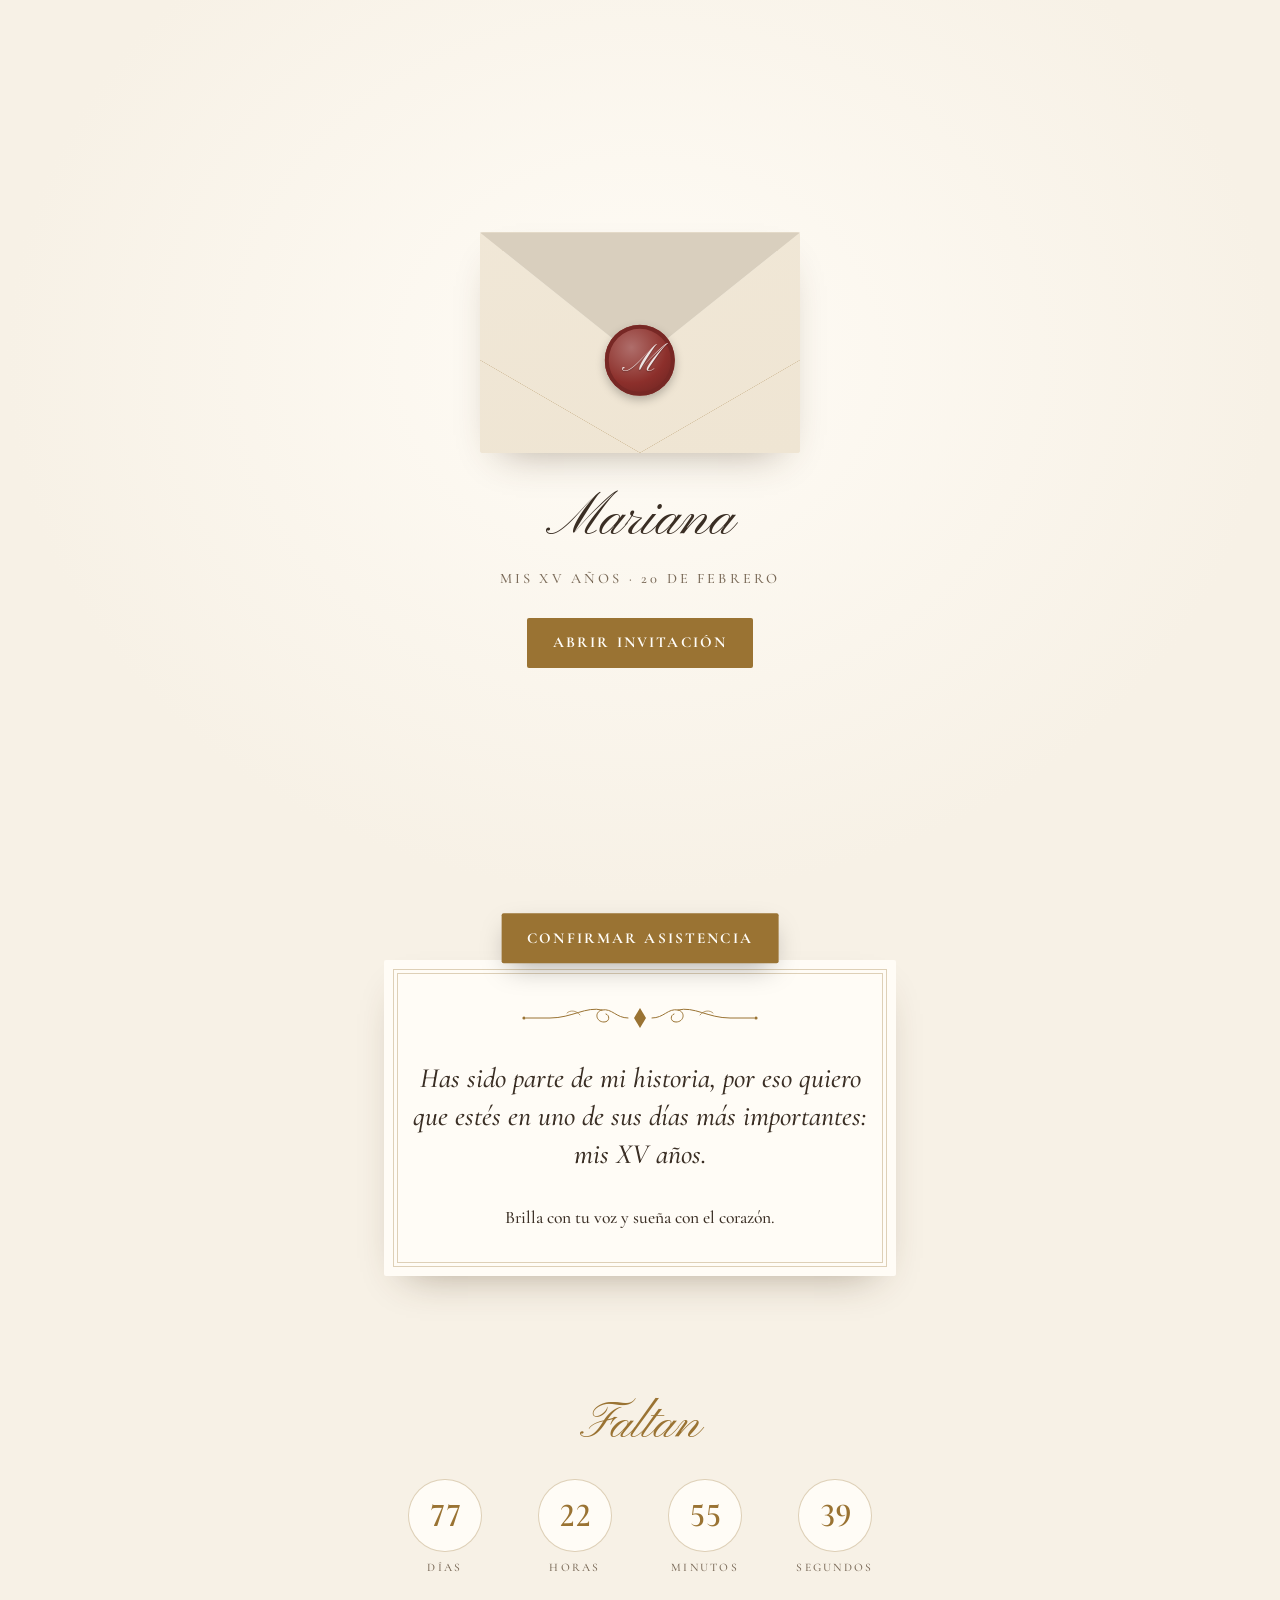
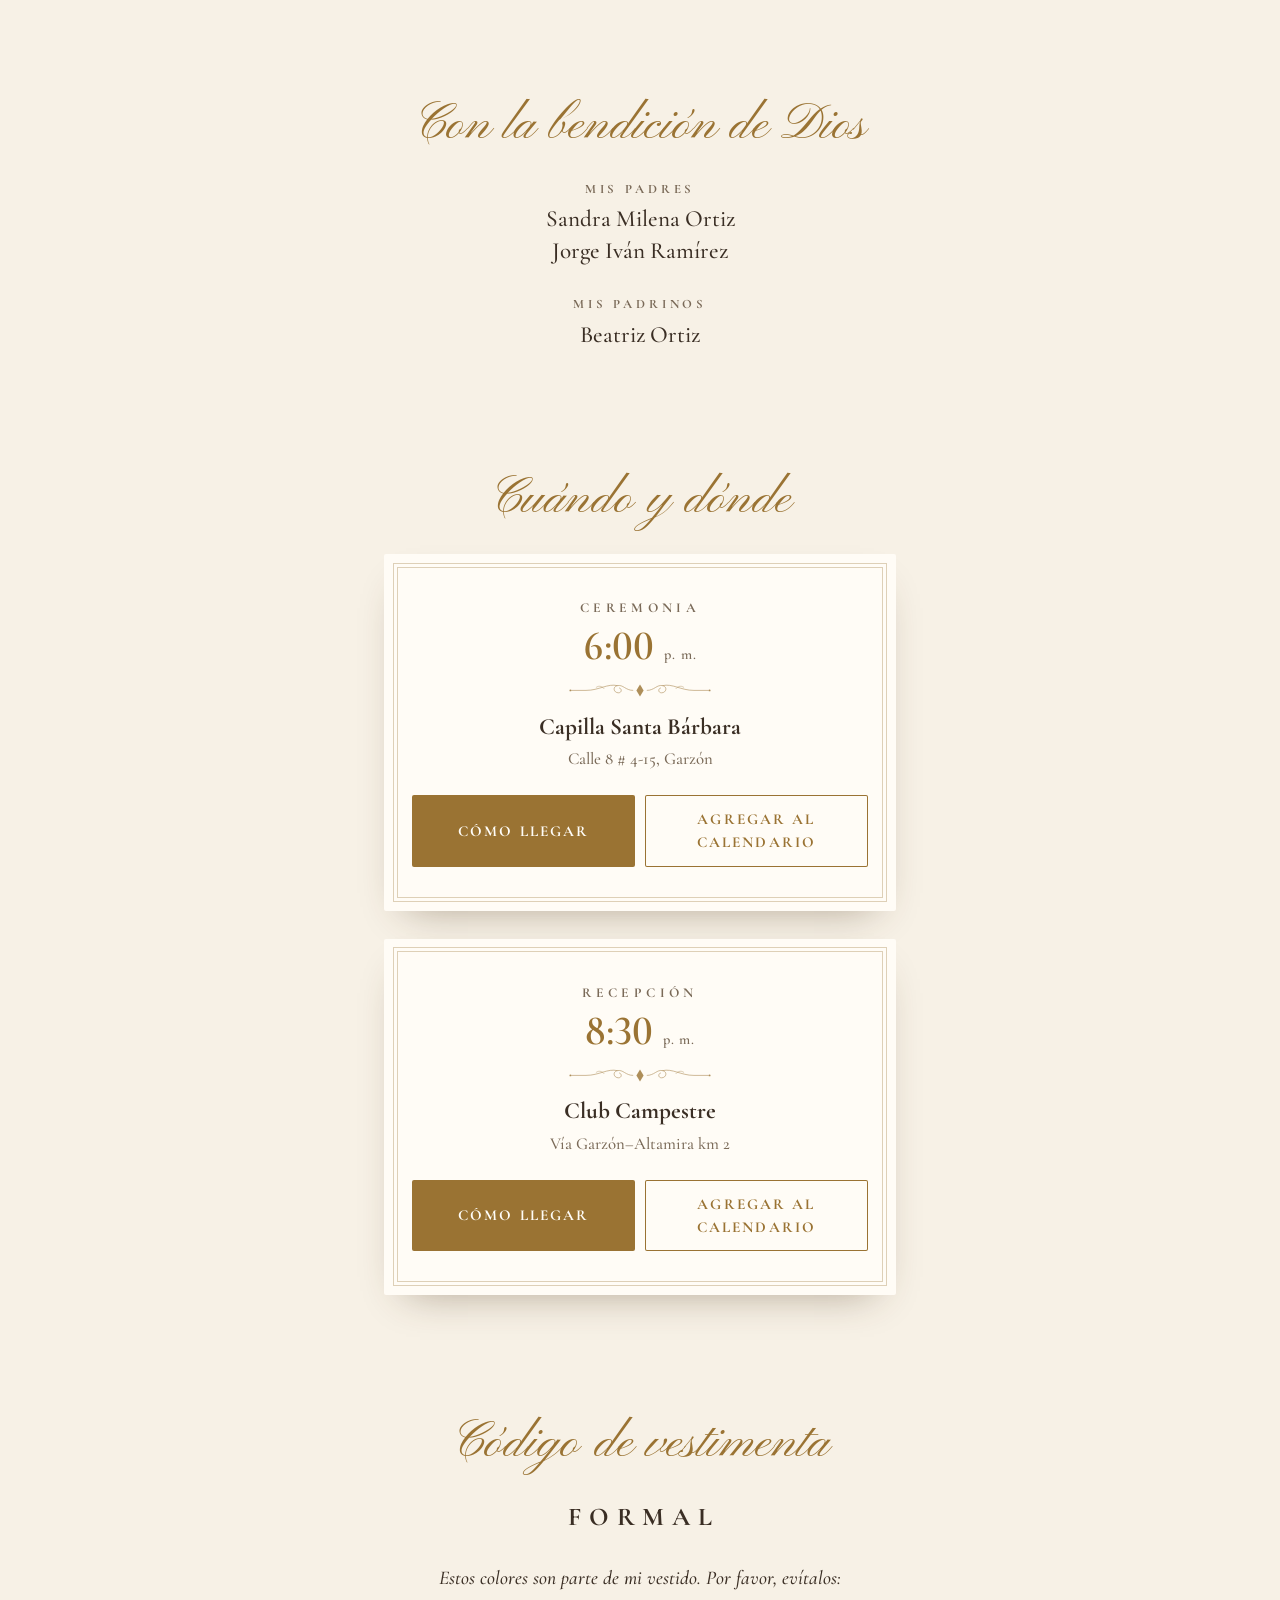
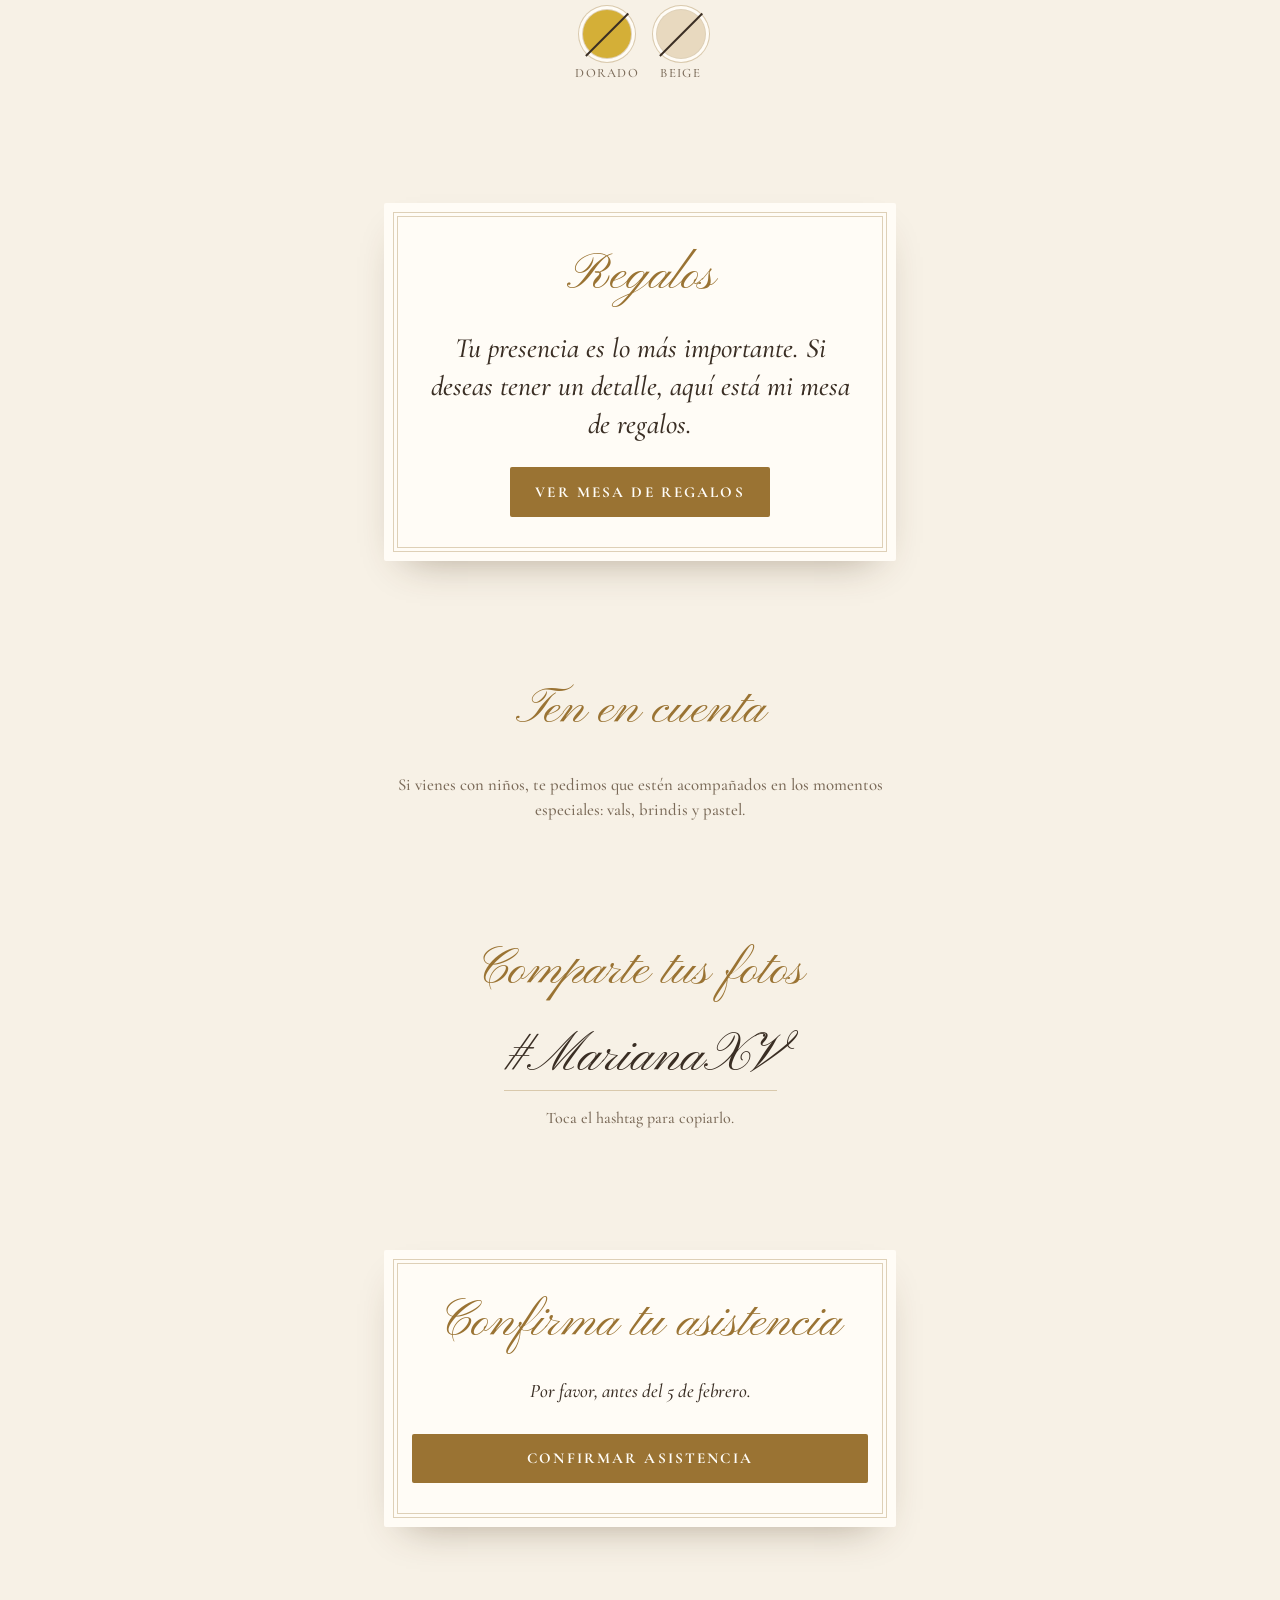
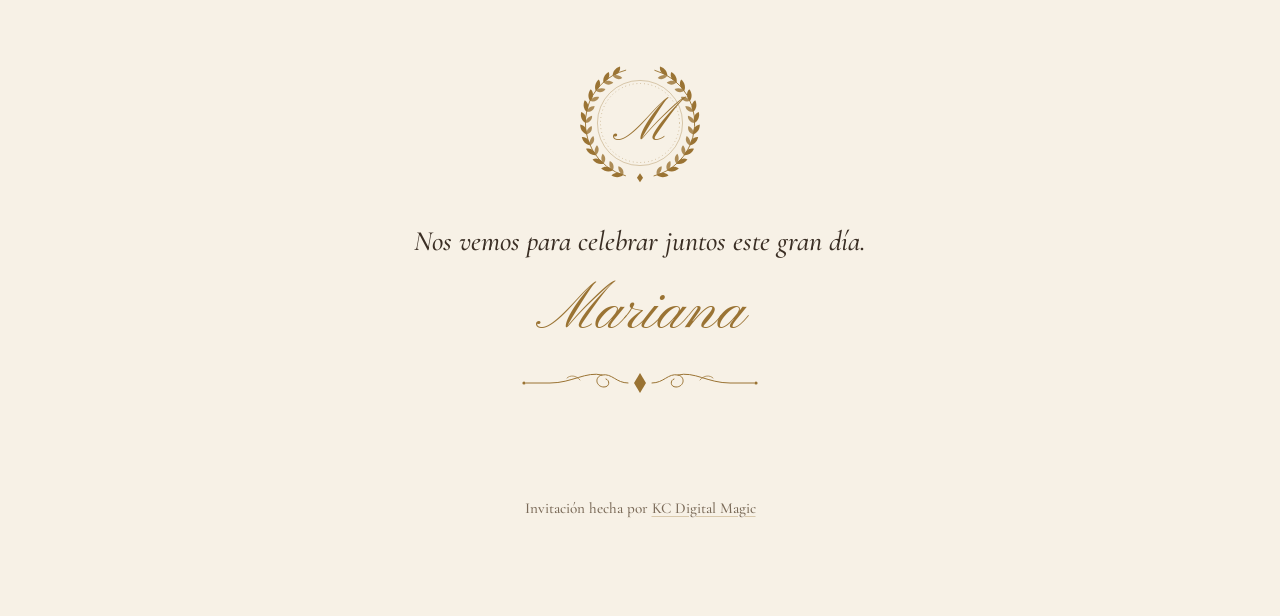
<file: xv-mariana-2702/index.html>
<!doctype html>
<html lang="es" data-tema="marfil-dorado" class="sin-fotos">
<head>
<meta charset="utf-8">
<meta name="viewport" content="width=device-width, initial-scale=1, viewport-fit=cover">
<meta name="robots" content="noindex, nofollow">
<meta name="theme-color" content="#F7F1E6">
<link rel="icon" href="data:image/svg+xml,%3Csvg%20xmlns%3D%22http%3A//www.w3.org/2000/svg%22%20viewBox%3D%220%200%2064%2064%22%3E%3Crect%20width%3D%2264%22%20height%3D%2264%22%20rx%3D%2214%22%20fill%3D%22%23F7F1E6%22/%3E%3Ctext%20x%3D%2232%22%20y%3D%2244%22%20font-family%3D%22Georgia%2Cserif%22%20font-size%3D%2234%22%20text-anchor%3D%22middle%22%20fill%3D%22%239A7333%22%3EXV%3C/text%3E%3C/svg%3E">
<title>Mis XV años: Mariana</title>
<meta name="description" content="Sábado 20 de febrero de 2027. Has sido parte de mi historia, por eso quiero que estés en uno de sus días más importantes: mis XV años.">
<meta property="og:type" content="website">
<meta property="og:title" content="Mis XV años: Mariana">
<meta property="og:description" content="Sábado 20 de febrero de 2027. Toca para abrir tu invitación.">
<meta property="og:image" content="https://basic.kcdigitalmagic.com/xv-mariana-2702/og.jpg">
<meta property="og:image:width" content="1200">
<meta property="og:image:height" content="630">
<meta property="og:url" content="https://basic.kcdigitalmagic.com/xv-mariana-2702/">
<script>document.documentElement.classList.add("js");if(!matchMedia("(prefers-reduced-motion: reduce)").matches)document.documentElement.classList.add("anima");</script>
<link rel="preload" href="../assets/fuentes/pinyon-script-latin-400-normal.woff2" as="font" type="font/woff2" crossorigin>
<link rel="preload" href="../assets/fuentes/cormorant-garamond-latin-wght-normal.woff2" as="font" type="font/woff2" crossorigin>
<link rel="preload" href="../assets/fuentes/cormorant-garamond-latin-wght-italic.woff2" as="font" type="font/woff2" crossorigin>
<style>
@font-face{font-family:"Pinyon Script";src:url("../assets/fuentes/pinyon-script-latin-400-normal.woff2") format("woff2");font-weight:400;font-style:normal;font-display:swap}
@font-face{font-family:"Cormorant Garamond";src:url("../assets/fuentes/cormorant-garamond-latin-wght-normal.woff2") format("woff2");font-weight:300 700;font-style:normal;font-display:swap}
@font-face{font-family:"Cormorant Garamond";src:url("../assets/fuentes/cormorant-garamond-latin-wght-italic.woff2") format("woff2");font-weight:300 700;font-style:italic;font-display:swap}
/* XV Clásica Elegante — papel, filigrana y caligrafía.
   La apertura es un sobre con sello de lacre; el resto es una tarjeta que se lee con calma. */

/* ---------- Temas ---------- */
:root, [data-tema="marfil-dorado"] {
  --fondo: #F7F1E6;
  --fondo-2: #EFE5D3;
  --papel: #FFFCF6;
  --tinta: #3A2E24;
  --tinta-suave: #7A6A58;
  --acento: #9A7333;
  --acento-claro: #C9A961;
  --acento-tinta: #FFFDF8;
  --linea: rgba(154, 115, 51, .32);
  --sello: #8C2F2B;
  --sombra: 0 18px 40px -22px rgba(74, 52, 24, .45);
}
[data-tema="cielo-plata"] {
  --fondo: #F2F5FA;
  --fondo-2: #E3EAF4;
  --papel: #FFFFFF;
  --tinta: #1E2B42;
  --tinta-suave: #5D6B80;
  --acento: #4C6B96;
  --acento-claro: #9DB3D1;
  --acento-tinta: #FFFFFF;
  --linea: rgba(76, 107, 150, .3);
  --sello: #8FA7C7;
  --sombra: 0 18px 40px -22px rgba(30, 43, 66, .4);
}
[data-tema="rosa-palo"] {
  --fondo: #F8EEEC;
  --fondo-2: #F0DFDC;
  --papel: #FFFAF9;
  --tinta: #4A2930;
  --tinta-suave: #86636A;
  --acento: #A35D6A;
  --acento-claro: #D6A3AC;
  --acento-tinta: #FFFFFF;
  --linea: rgba(163, 93, 106, .3);
  --sello: #B88A5A;
  --sombra: 0 18px 40px -22px rgba(74, 41, 48, .4);
}

/* ---------- Base ---------- */
*, *::before, *::after { box-sizing: border-box; }
html { -webkit-text-size-adjust: 100%; scroll-behavior: smooth; }
body {
  margin: 0;
  background: var(--fondo);
  color: var(--tinta);
  font-family: "Cormorant Garamond", Georgia, serif;
  font-weight: 500;
  font-size: 1.22rem;
  line-height: 1.5;
  -webkit-font-smoothing: antialiased;
  overflow-x: hidden;
  text-align: center;
}
img, svg { display: block; max-width: 100%; }
a { color: inherit; }
button { font: inherit; color: inherit; }
:focus-visible { outline: 2px solid var(--acento); outline-offset: 3px; border-radius: 4px; }

.script { font-family: "Pinyon Script", cursive; font-weight: 400; }
.contenedor { width: min(100% - 2.5rem, 32rem); margin-inline: auto; }
.suave { color: var(--tinta-suave); }

.filigrana { width: min(15rem, 70%); margin: 0 auto 1.75rem; color: var(--acento); }
.filigrana.mini { width: 9rem; margin: .9rem auto; opacity: .8; }

/* Tarjeta de papel con doble filete */
.tarjeta {
  position: relative;
  background: var(--papel);
  padding: 2.75rem 1.75rem;
  box-shadow: var(--sombra);
  border-radius: 2px;
}
.tarjeta::before {
  content: ""; position: absolute; inset: .55rem;
  border: 1px solid var(--linea);
  outline: 1px solid var(--linea); outline-offset: -5px;
  pointer-events: none;
}

/* ---------- Botones ---------- */
.boton {
  display: inline-flex; align-items: center; justify-content: center; gap: .5rem;
  min-height: 3.1rem; padding: .8rem 1.6rem;
  border: 0; border-radius: 2px;
  background: var(--acento); color: var(--acento-tinta);
  font-family: "Cormorant Garamond", Georgia, serif;
  font-weight: 700; font-size: .95rem; letter-spacing: .14em; text-transform: uppercase;
  text-decoration: none; cursor: pointer;
  transition: transform .15s ease, background-color .2s ease;
}
.boton:active { transform: scale(.97); }
.boton-sec { background: transparent; color: var(--acento); box-shadow: inset 0 0 0 1px var(--acento); }

/* ---------- Apertura: sobre con sello ---------- */
.telon { display: none; }
.js .telon {
  position: fixed; inset: 0; z-index: 50;
  display: grid; place-items: center;
  background: radial-gradient(ellipse at 50% 40%, var(--papel), var(--fondo) 70%);
  padding: 2rem 1.25rem;
}
.telon-caja { display: grid; gap: 1rem; justify-items: center; width: 100%; }
.telon-para { margin: 0; color: var(--tinta-suave); font-style: italic; font-size: 1.15rem; }
.telon-para[hidden] { display: none; }
.telon-para strong { color: var(--tinta); font-weight: 700; font-style: normal; }
.telon-nombre { margin: 1.25rem 0 0; font-family: "Pinyon Script", cursive; font-size: clamp(2.6rem, 12vw, 3.6rem); line-height: 1.1; color: var(--tinta); }
.telon-sub { margin: 0 0 .75rem; font-size: .9rem; letter-spacing: .22em; text-transform: uppercase; color: var(--tinta-suave); }

.sobre {
  --w: min(78vw, 20rem);
  position: relative; width: var(--w); aspect-ratio: 1.45;
  perspective: 900px;
}
.sobre > * { position: absolute; inset: 0; }
.sobre-fondo { background: var(--fondo-2); border-radius: 3px; box-shadow: var(--sombra); }
.sobre-carta {
  inset: 8% 6% 6%;
  background: var(--papel);
  display: grid; place-items: start center; padding-top: 12%;
  box-shadow: 0 0 0 1px var(--linea) inset;
  z-index: 1;
}
.sobre-carta-xv { font-family: "Pinyon Script", cursive; font-size: 2.4rem; color: var(--acento); line-height: 1; }
.sobre-frente {
  background: linear-gradient(170deg, color-mix(in srgb, var(--fondo-2) 92%, white), var(--fondo-2));
  clip-path: polygon(0 0, 50% 58%, 100% 0, 100% 100%, 0 100%);
  border-radius: 3px;
  z-index: 1;
}
.sobre-frente::after {
  content: ""; position: absolute; inset: 0;
  background: linear-gradient(to top right, transparent calc(50% - .5px), var(--linea) 50%, transparent calc(50% + .5px)) left bottom / 50% 42% no-repeat,
              linear-gradient(to top left, transparent calc(50% - .5px), var(--linea) 50%, transparent calc(50% + .5px)) right bottom / 50% 42% no-repeat;
}
.sobre-solapa {
  bottom: 42%;
  background: color-mix(in srgb, var(--fondo-2) 88%, var(--tinta));
  clip-path: polygon(0 0, 100% 0, 50% 100%);
  transform-origin: top center;
  z-index: 2;
}
.sello {
  inset: auto; left: 50%; top: 58%; width: 4.4rem; height: 4.4rem;
  translate: -50% -50%;
  border-radius: 50%;
  display: grid; place-items: center;
  background: radial-gradient(circle at 38% 32%, color-mix(in srgb, var(--sello) 70%, white), var(--sello) 55%, color-mix(in srgb, var(--sello) 70%, black));
  box-shadow: 0 4px 10px rgba(0, 0, 0, .25), inset 0 0 0 4px color-mix(in srgb, var(--sello) 85%, black);
  z-index: 3;
}
.sello span { font-family: "Pinyon Script", cursive; font-size: 2.3rem; line-height: 1; color: rgba(255, 255, 255, .88); text-shadow: 0 1px 1px rgba(0, 0, 0, .3); padding-top: .2rem; }

.telon.abriendo .sello { animation: sello-sale .45s ease-in forwards; }
.telon.abriendo .sobre-solapa { animation: solapa-abre .7s .35s cubic-bezier(.5, 0, .3, 1) forwards; }
.telon.abriendo .sobre-carta { animation: carta-sube .8s .85s cubic-bezier(.2, .8, .2, 1) forwards; }
.telon.abriendo { animation: telon-sale .6s 1.45s ease forwards; }
.telon.abriendo #abrir, .telon.abriendo .telon-sub { opacity: 0; transition: opacity .3s; }
@keyframes sello-sale { to { transform: scale(1.4); opacity: 0; } }
@keyframes solapa-abre { 50% { z-index: 2; } to { transform: rotateX(180deg); z-index: 0; } }
@keyframes carta-sube { to { transform: translateY(-46%); } }
@keyframes telon-sale { to { opacity: 0; visibility: hidden; } }

/* ---------- Portada ---------- */
.portada {
  position: relative;
  min-height: 100svh;
  display: grid; align-content: center; justify-items: center;
  gap: 1.5rem;
  padding: 2.5rem 1.25rem 4.5rem;
  background: radial-gradient(ellipse at 50% 30%, var(--papel), var(--fondo) 75%);
}
.portada-fondo { width: min(74vw, 20rem); }
.arco {
  aspect-ratio: 3 / 4;
  border-radius: 999px 999px 4px 4px;
  overflow: hidden;
  box-shadow: 0 0 0 1px var(--papel), 0 0 0 7px var(--papel), 0 0 0 8px var(--linea), var(--sombra);
}
.arco img { width: 100%; height: 100%; object-fit: cover; object-position: center 20%; }
.corona { width: 100%; color: var(--acento); }
.corona-letra { font-family: "Pinyon Script", cursive; font-size: 78px; }

.portada-texto { display: grid; justify-items: center; }
.para { margin: 0 0 1rem; font-style: italic; color: var(--tinta-suave); }
.para[hidden] { display: none; }
.para strong { color: var(--tinta); font-style: normal; font-weight: 700; }
.antetitulo { margin: 0; font-size: .95rem; letter-spacing: .4em; text-transform: uppercase; color: var(--tinta-suave); padding-left: .4em; }
.xv { width: 7.5rem; margin: -.1rem 0 .15rem; color: var(--acento); }
.xv text {
  font-family: "Cormorant Garamond", Georgia, serif; font-weight: 600; font-style: italic;
  fill: none; stroke: currentColor; stroke-width: 1.6;
  stroke-dasharray: 900; stroke-dashoffset: 0;
}
.nombre {
  margin: .4rem 0 0;
  font-family: "Pinyon Script", cursive; font-weight: 400;
  font-size: clamp(3.2rem, 15vw, 5.5rem); line-height: 1.15;
  color: var(--tinta);
  overflow-wrap: anywhere;
}
.nombre .letra { display: inline-block; }
.nombre .palabra { display: inline-block; white-space: nowrap; }
.fecha-portada {
  margin-top: 1rem;
  display: grid; grid-template-columns: 1fr auto 1fr; align-items: center; gap: .1rem .9rem;
  font-size: .85rem; letter-spacing: .25em; text-transform: uppercase; color: var(--tinta-suave);
}
.fecha-portada > span:first-child { grid-column: 1; grid-row: 1; text-align: right; padding: .35rem 0; border-block: 1px solid var(--linea); }
.fecha-portada .dia-num { grid-column: 2; grid-row: 1 / span 2; font-size: 3rem; letter-spacing: 0; color: var(--acento); font-weight: 600; line-height: 1; }
.fecha-portada > span:nth-child(3) { grid-column: 3; grid-row: 1; text-align: left; padding: .35rem 0; border-block: 1px solid var(--linea); }
.fecha-portada .anio { grid-column: 1 / -1; grid-row: 3; margin-top: .4rem; }

.bajar {
  position: absolute; bottom: 1.1rem; left: 50%; translate: -50% 0;
  width: 2.6rem; height: 2.6rem; border-radius: 50%;
  display: grid; place-items: center;
  box-shadow: inset 0 0 0 1px var(--linea);
  color: var(--acento); text-decoration: none;
}

/* ---------- Secciones ---------- */
.seccion { padding: 3.75rem 0; }
.titulo {
  margin: 0 0 1.5rem;
  font-family: "Pinyon Script", cursive; font-weight: 400;
  font-size: clamp(2.5rem, 11vw, 3.2rem); line-height: 1.15;
  color: var(--acento);
}
.texto-grande {
  margin: 0;
  font-style: italic;
  font-size: clamp(1.4rem, 5.6vw, 1.75rem);
  line-height: 1.35;
  text-wrap: pretty;
}
.cita { margin: 2rem 0 0; }
.cita p { margin: 0; font-size: 1.1rem; }
.cita footer { margin-top: .5rem; color: var(--tinta-suave); font-size: .85rem; letter-spacing: .2em; text-transform: uppercase; }

/* Cuenta regresiva */
.cuenta { display: grid; grid-template-columns: repeat(4, 1fr); gap: .5rem; margin: 0; }
.cuenta div { display: grid; justify-items: center; gap: .45rem; }
.cuenta dd {
  margin: 0; order: -1;
  width: min(100%, 4.6rem); aspect-ratio: 1; border-radius: 50%;
  display: grid; place-items: center;
  border: 1px solid var(--linea); background: var(--papel);
  font-size: clamp(1.6rem, 7vw, 2.1rem); font-weight: 600; line-height: 1;
  font-variant-numeric: lining-nums tabular-nums; color: var(--acento);
}
.cuenta dt { color: var(--tinta-suave); font-size: .72rem; letter-spacing: .2em; text-transform: uppercase; }

/* Familia */
.familia { display: grid; gap: 1.75rem; }
.familia h3 { margin: 0 0 .35rem; font-size: .8rem; font-weight: 700; letter-spacing: .3em; text-transform: uppercase; color: var(--tinta-suave); }
.familia p { margin: 0; font-size: 1.45rem; line-height: 1.35; }

/* Momentos */
.momentos { list-style: none; margin: 0; padding: 0; display: grid; gap: 1.75rem; }
.momento h3 { margin: 0; font-size: .85rem; font-weight: 700; letter-spacing: .32em; text-transform: uppercase; color: var(--tinta-suave); }
.momento-hora { margin: .5rem 0 0; font-size: 2.6rem; font-weight: 600; line-height: 1; color: var(--acento); font-variant-numeric: lining-nums; }
.momento-hora small { font-size: .9rem; font-weight: 600; letter-spacing: .08em; color: var(--tinta-suave); }
.momento-lugar { margin: 0; font-size: 1.45rem; font-weight: 700; line-height: 1.2; }
.momento-dir { margin: .3rem 0 0; color: var(--tinta-suave); font-size: 1.05rem; }
.momento-acciones { display: grid; gap: .6rem; margin-top: 1.5rem; }

/* Vestimenta */
.nivel { margin: 0; font-size: 1.6rem; font-weight: 700; letter-spacing: .3em; text-transform: uppercase; padding-left: .3em; }
.reservados { margin-top: 1.75rem; }
.reservados p { margin: 0 0 1rem; font-style: italic; }
.muestras { display: flex; flex-wrap: wrap; justify-content: center; gap: 1.1rem; list-style: none; margin: 0; padding: 0; }
.muestra { display: grid; justify-items: center; gap: .4rem; font-size: .8rem; letter-spacing: .1em; text-transform: uppercase; color: var(--tinta-suave); }
.muestra span:first-child {
  position: relative; width: 3rem; height: 3rem; border-radius: 50%;
  background: var(--color); box-shadow: 0 0 0 1px var(--linea), 0 0 0 4px var(--papel), 0 0 0 5px var(--linea);
}
.muestra span:first-child::after {
  content: ""; position: absolute; left: -12%; right: -12%; top: 50%; height: 1.5px;
  background: var(--tinta); transform: rotate(-45deg);
}
.nota { margin-top: 1.5rem; }

/* Galería: marcos en cuadrícula, la primera foto destacada */
.galeria { display: grid; grid-template-columns: 1fr 1fr; gap: .8rem; }
.galeria figure { margin: 0; background: var(--papel); padding: .45rem; box-shadow: var(--sombra); aspect-ratio: 4 / 5; }
.galeria img { width: 100%; height: 100%; object-fit: cover; }
.galeria figure:first-child { grid-column: 1 / -1; aspect-ratio: 4 / 3; }
.galeria-2 figure:first-child, .galeria-1 figure:first-child { grid-column: auto; aspect-ratio: 4 / 5; }
.galeria-1 { grid-template-columns: 1fr; }
.galeria-3 figure:first-child { aspect-ratio: 4 / 3.4; }
.galeria-4 figure:first-child { grid-column: auto; aspect-ratio: 4 / 5; }

/* Regalos */
.regalo .boton { margin-top: 1.5rem; }

/* Reglas y avisos */
.reglas { list-style: none; margin: 0; padding: 0; display: grid; gap: .9rem; font-size: 1.3rem; font-style: italic; }
.reglas li::after { content: "❦"; display: block; margin-top: .5rem; color: var(--acento-claro); font-style: normal; font-size: .9rem; }
.reglas li:last-child::after { display: none; }
.avisos { margin-top: 2rem; display: grid; gap: .5rem; color: var(--tinta-suave); font-size: 1.05rem; }
.avisos p { margin: 0; }

/* Hashtag */
.hashtag {
  background: none; border: 0; padding: 0; cursor: pointer;
  font-family: "Pinyon Script", cursive; font-size: clamp(2.4rem, 11vw, 3.4rem); line-height: 1.2;
  color: var(--tinta); overflow-wrap: anywhere;
  border-bottom: 1px solid var(--linea);
}
.hashtag-estado { margin: .9rem 0 0; color: var(--tinta-suave); font-size: 1rem; min-height: 1.5em; }

/* Confirmación */
.limite { margin: 0 0 1.75rem; font-style: italic; font-size: 1.2rem; }
.cupos { display: grid; justify-items: center; gap: .75rem; margin: 0 0 1.75rem; }
.cupos-label { margin: 0; font-weight: 700; }
.cupos-label small { display: block; color: var(--tinta-suave); font-size: .95rem; font-weight: 500; font-style: italic; }
.contador { display: flex; align-items: center; gap: .5rem; }
.contador button {
  width: 2.75rem; height: 2.75rem; border-radius: 50%; border: 0; cursor: pointer;
  background: transparent; box-shadow: inset 0 0 0 1px var(--acento); color: var(--acento); font: 400 1.4rem/1 system-ui, sans-serif;
}
.contador button:disabled { opacity: .35; cursor: default; }
.contador output { min-width: 3rem; text-align: center; font-size: 2.4rem; font-weight: 600; color: var(--acento); font-variant-numeric: lining-nums; }
.confirmar-acciones { display: grid; gap: .7rem; }
.confirmar-acciones .boton { width: 100%; }

/* Barra flotante */
.flotante {
  position: fixed; left: 50%; bottom: max(1rem, env(safe-area-inset-bottom)); z-index: 20;
  transform: translate(-50%, 160%);
  transition: transform .4s cubic-bezier(.2, .8, .2, 1);
  box-shadow: 0 10px 28px -8px rgba(0, 0, 0, .35);
  white-space: nowrap;
}
.flotante.visible { transform: translate(-50%, 0); }

/* Cierre */
.cierre { padding-bottom: 2.5rem; }
.cierre-foto { margin: 0 auto 2.25rem; width: min(80%, 18rem); aspect-ratio: 3 / 4; border-radius: 999px 999px 4px 4px; overflow: hidden; box-shadow: 0 0 0 7px var(--papel), 0 0 0 8px var(--linea), var(--sombra); }
.cierre-foto img { width: 100%; height: 100%; object-fit: cover; }
.cierre-arte { width: 9.5rem; margin: 0 auto 1.5rem; }
.firma { margin: 1.25rem 0 1.5rem; font-family: "Pinyon Script", cursive; font-size: clamp(3rem, 13vw, 4rem); line-height: 1; color: var(--acento); }
.pie { padding: 2rem 0 6rem; color: var(--tinta-suave); font-size: .95rem; }
.pie p { margin: 0; }
.pie .creditos { margin-top: .4rem; font-size: .85rem; opacity: .85; }
.pie a { text-decoration-color: var(--linea); text-underline-offset: 3px; }

/* ---------- Movimiento ---------- */
.js.anima .nombre .letra { opacity: 0; transform: translateY(.3em); }
.js.anima .xv text { stroke-dashoffset: 900; }
.js.anima .fecha-portada, .js.anima .para, .js.anima .portada-fondo { opacity: 0; }

/* Las tarjetas aparecen al llegar a ellas (solo donde el navegador lo soporta, sin JS) */
@supports (animation-timeline: view()) {
  @media (prefers-reduced-motion: no-preference) {
    .revela {
      animation: revela linear both;
      animation-timeline: view();
      animation-range: entry 0% entry 55%;
    }
    @keyframes revela { from { opacity: 0; transform: translateY(2.2rem); } }
  }
}

@media (prefers-reduced-motion: reduce) {
  html { scroll-behavior: auto; }
  .flotante { transition: none; }
}

@media (min-width: 48rem) {
  .momento-acciones { grid-template-columns: 1fr 1fr; }
}

/* Nombre del invitado al confirmar */
.rsvp-nombre { display: grid; gap: .35rem; margin: 0 auto 1.5rem; max-width: 18rem; }
.rsvp-nombre span { font-size: .8rem; letter-spacing: .25em; text-transform: uppercase; color: var(--tinta-suave); }
.rsvp-nombre input {
  font: inherit; font-size: 1.3rem; text-align: center; color: var(--tinta); background: transparent;
  border: 0; border-bottom: 1px solid var(--acento); border-radius: 0; padding: .4rem 0;
}
.rsvp-nombre input:focus { outline: none; border-bottom-width: 2px; }
.rsvp-nombre input::placeholder { color: var(--tinta-suave); opacity: .55; font-style: italic; }

</style>
</head>
<body>


<div class="telon" id="telon" role="dialog" aria-modal="true" aria-labelledby="telon-nombre" data-retardo="1500">
  <div class="telon-caja">
    <div class="sobre" aria-hidden="true">
      <div class="sobre-fondo"></div>
      <div class="sobre-carta"><span class="sobre-carta-xv">XV</span></div>
      <div class="sobre-frente"></div>
      <div class="sobre-solapa"></div>
      <div class="sello"><span>M</span></div>
    </div>
    <p class="telon-nombre" id="telon-nombre">Mariana</p>
    <p class="telon-sub">Mis XV años · 20 de febrero</p>
    <button class="boton" id="abrir" type="button">Abrir invitación</button>
  </div>
</div>

<main>
<header class="portada" id="inicio">
  <div class="portada-fondo">
    
    <svg class="corona" viewBox="0 0 200 200" aria-hidden="true">
  <g fill="none" stroke="currentColor" stroke-width=".9">
    <circle cx="100" cy="100" r="56" opacity=".5"/>
    <circle cx="100" cy="100" r="52" stroke-dasharray="1 4" opacity=".7"/>
  </g>
  <circle cx="100" cy="100" r="72" fill="none" stroke="currentColor" stroke-width="1.1" stroke-dasharray="188.5 37.7" transform="rotate(105 100 100)"/>
  
  <g transform="rotate(198 100 100) translate(100 28)" fill="currentColor"><path d="M0 0 C 5 -3 7 -10 3 -15 C -2 -10 -2 -4 0 0z" transform="rotate(58)"/><path d="M0 0 C 5 -3 7 -10 3 -15 C -2 -10 -2 -4 0 0z" transform="rotate(122) scale(.85)" opacity=".8"/></g>
  <g transform="rotate(162 100 100) translate(100 28)" fill="currentColor"><path d="M0 0 C -5 -3 -7 -10 -3 -15 C 2 -10 2 -4 0 0z" transform="rotate(-58)"/><path d="M0 0 C -5 -3 -7 -10 -3 -15 C 2 -10 2 -4 0 0z" transform="rotate(-122) scale(.85)" opacity=".8"/></g>
  
  <g transform="rotate(210 100 100) translate(100 28)" fill="currentColor"><path d="M0 0 C 5 -3 7 -10 3 -15 C -2 -10 -2 -4 0 0z" transform="rotate(58)"/><path d="M0 0 C 5 -3 7 -10 3 -15 C -2 -10 -2 -4 0 0z" transform="rotate(122) scale(.85)" opacity=".8"/></g>
  <g transform="rotate(150 100 100) translate(100 28)" fill="currentColor"><path d="M0 0 C -5 -3 -7 -10 -3 -15 C 2 -10 2 -4 0 0z" transform="rotate(-58)"/><path d="M0 0 C -5 -3 -7 -10 -3 -15 C 2 -10 2 -4 0 0z" transform="rotate(-122) scale(.85)" opacity=".8"/></g>
  
  <g transform="rotate(222 100 100) translate(100 28)" fill="currentColor"><path d="M0 0 C 5 -3 7 -10 3 -15 C -2 -10 -2 -4 0 0z" transform="rotate(58)"/><path d="M0 0 C 5 -3 7 -10 3 -15 C -2 -10 -2 -4 0 0z" transform="rotate(122) scale(.85)" opacity=".8"/></g>
  <g transform="rotate(138 100 100) translate(100 28)" fill="currentColor"><path d="M0 0 C -5 -3 -7 -10 -3 -15 C 2 -10 2 -4 0 0z" transform="rotate(-58)"/><path d="M0 0 C -5 -3 -7 -10 -3 -15 C 2 -10 2 -4 0 0z" transform="rotate(-122) scale(.85)" opacity=".8"/></g>
  
  <g transform="rotate(234 100 100) translate(100 28)" fill="currentColor"><path d="M0 0 C 5 -3 7 -10 3 -15 C -2 -10 -2 -4 0 0z" transform="rotate(58)"/><path d="M0 0 C 5 -3 7 -10 3 -15 C -2 -10 -2 -4 0 0z" transform="rotate(122) scale(.85)" opacity=".8"/></g>
  <g transform="rotate(126 100 100) translate(100 28)" fill="currentColor"><path d="M0 0 C -5 -3 -7 -10 -3 -15 C 2 -10 2 -4 0 0z" transform="rotate(-58)"/><path d="M0 0 C -5 -3 -7 -10 -3 -15 C 2 -10 2 -4 0 0z" transform="rotate(-122) scale(.85)" opacity=".8"/></g>
  
  <g transform="rotate(246 100 100) translate(100 28)" fill="currentColor"><path d="M0 0 C 5 -3 7 -10 3 -15 C -2 -10 -2 -4 0 0z" transform="rotate(58)"/><path d="M0 0 C 5 -3 7 -10 3 -15 C -2 -10 -2 -4 0 0z" transform="rotate(122) scale(.85)" opacity=".8"/></g>
  <g transform="rotate(114 100 100) translate(100 28)" fill="currentColor"><path d="M0 0 C -5 -3 -7 -10 -3 -15 C 2 -10 2 -4 0 0z" transform="rotate(-58)"/><path d="M0 0 C -5 -3 -7 -10 -3 -15 C 2 -10 2 -4 0 0z" transform="rotate(-122) scale(.85)" opacity=".8"/></g>
  
  <g transform="rotate(258 100 100) translate(100 28)" fill="currentColor"><path d="M0 0 C 5 -3 7 -10 3 -15 C -2 -10 -2 -4 0 0z" transform="rotate(58)"/><path d="M0 0 C 5 -3 7 -10 3 -15 C -2 -10 -2 -4 0 0z" transform="rotate(122) scale(.85)" opacity=".8"/></g>
  <g transform="rotate(102 100 100) translate(100 28)" fill="currentColor"><path d="M0 0 C -5 -3 -7 -10 -3 -15 C 2 -10 2 -4 0 0z" transform="rotate(-58)"/><path d="M0 0 C -5 -3 -7 -10 -3 -15 C 2 -10 2 -4 0 0z" transform="rotate(-122) scale(.85)" opacity=".8"/></g>
  
  <g transform="rotate(270 100 100) translate(100 28)" fill="currentColor"><path d="M0 0 C 5 -3 7 -10 3 -15 C -2 -10 -2 -4 0 0z" transform="rotate(58)"/><path d="M0 0 C 5 -3 7 -10 3 -15 C -2 -10 -2 -4 0 0z" transform="rotate(122) scale(.85)" opacity=".8"/></g>
  <g transform="rotate(90 100 100) translate(100 28)" fill="currentColor"><path d="M0 0 C -5 -3 -7 -10 -3 -15 C 2 -10 2 -4 0 0z" transform="rotate(-58)"/><path d="M0 0 C -5 -3 -7 -10 -3 -15 C 2 -10 2 -4 0 0z" transform="rotate(-122) scale(.85)" opacity=".8"/></g>
  
  <g transform="rotate(282 100 100) translate(100 28)" fill="currentColor"><path d="M0 0 C 5 -3 7 -10 3 -15 C -2 -10 -2 -4 0 0z" transform="rotate(58)"/><path d="M0 0 C 5 -3 7 -10 3 -15 C -2 -10 -2 -4 0 0z" transform="rotate(122) scale(.85)" opacity=".8"/></g>
  <g transform="rotate(78 100 100) translate(100 28)" fill="currentColor"><path d="M0 0 C -5 -3 -7 -10 -3 -15 C 2 -10 2 -4 0 0z" transform="rotate(-58)"/><path d="M0 0 C -5 -3 -7 -10 -3 -15 C 2 -10 2 -4 0 0z" transform="rotate(-122) scale(.85)" opacity=".8"/></g>
  
  <g transform="rotate(294 100 100) translate(100 28)" fill="currentColor"><path d="M0 0 C 5 -3 7 -10 3 -15 C -2 -10 -2 -4 0 0z" transform="rotate(58)"/><path d="M0 0 C 5 -3 7 -10 3 -15 C -2 -10 -2 -4 0 0z" transform="rotate(122) scale(.85)" opacity=".8"/></g>
  <g transform="rotate(66 100 100) translate(100 28)" fill="currentColor"><path d="M0 0 C -5 -3 -7 -10 -3 -15 C 2 -10 2 -4 0 0z" transform="rotate(-58)"/><path d="M0 0 C -5 -3 -7 -10 -3 -15 C 2 -10 2 -4 0 0z" transform="rotate(-122) scale(.85)" opacity=".8"/></g>
  
  <g transform="rotate(306 100 100) translate(100 28)" fill="currentColor"><path d="M0 0 C 5 -3 7 -10 3 -15 C -2 -10 -2 -4 0 0z" transform="rotate(58)"/><path d="M0 0 C 5 -3 7 -10 3 -15 C -2 -10 -2 -4 0 0z" transform="rotate(122) scale(.85)" opacity=".8"/></g>
  <g transform="rotate(54 100 100) translate(100 28)" fill="currentColor"><path d="M0 0 C -5 -3 -7 -10 -3 -15 C 2 -10 2 -4 0 0z" transform="rotate(-58)"/><path d="M0 0 C -5 -3 -7 -10 -3 -15 C 2 -10 2 -4 0 0z" transform="rotate(-122) scale(.85)" opacity=".8"/></g>
  
  <g transform="rotate(318 100 100) translate(100 28)" fill="currentColor"><path d="M0 0 C 5 -3 7 -10 3 -15 C -2 -10 -2 -4 0 0z" transform="rotate(58)"/><path d="M0 0 C 5 -3 7 -10 3 -15 C -2 -10 -2 -4 0 0z" transform="rotate(122) scale(.85)" opacity=".8"/></g>
  <g transform="rotate(42 100 100) translate(100 28)" fill="currentColor"><path d="M0 0 C -5 -3 -7 -10 -3 -15 C 2 -10 2 -4 0 0z" transform="rotate(-58)"/><path d="M0 0 C -5 -3 -7 -10 -3 -15 C 2 -10 2 -4 0 0z" transform="rotate(-122) scale(.85)" opacity=".8"/></g>
  
  <g transform="rotate(330 100 100) translate(100 28)" fill="currentColor"><path d="M0 0 C 5 -3 7 -10 3 -15 C -2 -10 -2 -4 0 0z" transform="rotate(58)"/><path d="M0 0 C 5 -3 7 -10 3 -15 C -2 -10 -2 -4 0 0z" transform="rotate(122) scale(.85)" opacity=".8"/></g>
  <g transform="rotate(30 100 100) translate(100 28)" fill="currentColor"><path d="M0 0 C -5 -3 -7 -10 -3 -15 C 2 -10 2 -4 0 0z" transform="rotate(-58)"/><path d="M0 0 C -5 -3 -7 -10 -3 -15 C 2 -10 2 -4 0 0z" transform="rotate(-122) scale(.85)" opacity=".8"/></g>
  
  <path d="M100 178 l4 -6 -4 -6 -4 6z" fill="currentColor"/>
  <text x="100" y="122" text-anchor="middle" class="corona-letra" fill="currentColor">M</text>
</svg>
    
  </div>
  <div class="portada-texto">
    <p class="antetitulo">Mis</p>
    <svg class="xv" viewBox="0 0 300 150" aria-hidden="true"><text x="150" y="128" text-anchor="middle" font-size="150">XV</text></svg>
    <p class="antetitulo">años</p>
    <h1 class="nombre" aria-label="Mariana"><span class="palabra" aria-hidden="true"><span class="letra">M</span><span class="letra">a</span><span class="letra">r</span><span class="letra">i</span><span class="letra">a</span><span class="letra">n</span><span class="letra">a</span></span></h1>
    <div class="fecha-portada">
      <span>sábado</span>
      <span class="dia-num">20</span>
      <span>febrero</span>
      <span class="anio">2027</span>
    </div>
  </div>
  <a class="bajar" href="#mensaje" aria-label="Ver la invitación">
    <svg width="18" height="18" viewBox="0 0 18 18" aria-hidden="true"><path d="M9 3v12M3.5 9.5 9 15l5.5-5.5" fill="none" stroke="currentColor" stroke-width="1.4" stroke-linecap="round" stroke-linejoin="round"/></svg>
  </a>
</header>

<section class="seccion" id="mensaje">
  <div class="contenedor tarjeta revela">
    <svg class="filigrana" viewBox="0 0 240 28" aria-hidden="true" fill="none" stroke="currentColor" stroke-width="1" stroke-linecap="round">
  <path d="M120 4 l6 10 -6 10 -6 -10z" fill="currentColor" stroke="none"/>
  
  <g><path d="M108 14 C 96 14 92 4 82 6 C 74 8 76 18 84 18 C 90 18 90 11 86 10"/>
    <path d="M82 6 C 66 2 52 14 30 14 L 6 14"/>
    <circle cx="4" cy="14" r="1.6" fill="currentColor" stroke="none"/>
    <path d="M60 11 C 56 6 50 6 47 9" opacity=".7"/></g>
  <g transform="matrix(-1 0 0 1 240 0)"><path d="M108 14 C 96 14 92 4 82 6 C 74 8 76 18 84 18 C 90 18 90 11 86 10"/>
    <path d="M82 6 C 66 2 52 14 30 14 L 6 14"/>
    <circle cx="4" cy="14" r="1.6" fill="currentColor" stroke="none"/>
    <path d="M60 11 C 56 6 50 6 47 9" opacity=".7"/></g>
</svg>
    <p class="texto-grande">Has sido parte de mi historia, por eso quiero que estés en uno de sus días más importantes: mis XV años.</p>
    
    <blockquote class="cita">
      <p>Brilla con tu voz y sueña con el corazón.</p>
      
    </blockquote>
    
  </div>
</section>

<section class="seccion" aria-labelledby="t-cuenta">
  <div class="contenedor revela">
    <h2 class="titulo" id="t-cuenta">Faltan</h2>
    <dl class="cuenta" id="cuenta">
      <div><dt>días</dt><dd data-u="d">–</dd></div>
      <div><dt>horas</dt><dd data-u="h">–</dd></div>
      <div><dt>minutos</dt><dd data-u="m">–</dd></div>
      <div><dt>segundos</dt><dd data-u="s">–</dd></div>
    </dl>
    <p class="cuenta-fin texto-grande" id="cuenta-fin" hidden>Llegó el gran día.</p>
  </div>
</section>


<section class="seccion" aria-labelledby="t-familia">
  <div class="contenedor revela">
    <h2 class="titulo" id="t-familia">Con la bendición de Dios</h2>
    <div class="familia">
      <div><h3>Mis padres</h3><p>Sandra Milena Ortiz<br>Jorge Iván Ramírez</p></div>
      <div><h3>Mis padrinos</h3><p>Beatriz Ortiz</p></div>
    </div>
  </div>
</section>


<section class="seccion" aria-labelledby="t-momentos">
  <div class="contenedor">
    <h2 class="titulo revela" id="t-momentos">Cuándo y dónde</h2>
    <ol class="momentos">
      
      <li class="momento tarjeta revela">
        <h3>Ceremonia</h3>
        <p class="momento-hora" aria-label="6:00 de la tarde">6:00 <small>p. m.</small></p>
        <svg class="filigrana mini" viewBox="0 0 240 28" aria-hidden="true" fill="none" stroke="currentColor" stroke-width="1" stroke-linecap="round">
  <path d="M120 4 l6 10 -6 10 -6 -10z" fill="currentColor" stroke="none"/>
  
  <g><path d="M108 14 C 96 14 92 4 82 6 C 74 8 76 18 84 18 C 90 18 90 11 86 10"/>
    <path d="M82 6 C 66 2 52 14 30 14 L 6 14"/>
    <circle cx="4" cy="14" r="1.6" fill="currentColor" stroke="none"/>
    <path d="M60 11 C 56 6 50 6 47 9" opacity=".7"/></g>
  <g transform="matrix(-1 0 0 1 240 0)"><path d="M108 14 C 96 14 92 4 82 6 C 74 8 76 18 84 18 C 90 18 90 11 86 10"/>
    <path d="M82 6 C 66 2 52 14 30 14 L 6 14"/>
    <circle cx="4" cy="14" r="1.6" fill="currentColor" stroke="none"/>
    <path d="M60 11 C 56 6 50 6 47 9" opacity=".7"/></g>
</svg>
        <p class="momento-lugar">Capilla Santa Bárbara</p>
        <p class="momento-dir">Calle 8 # 4-15, Garzón</p>
        <div class="momento-acciones">
          <a class="boton" href="https://maps.app.goo.gl/ejemplo7" target="_blank" rel="noopener">Cómo llegar</a>
          <a class="boton boton-sec" href="#" target="_blank" rel="noopener" data-calendario="0">Agregar al calendario</a>
        </div>
      </li>
      
      <li class="momento tarjeta revela">
        <h3>Recepción</h3>
        <p class="momento-hora" aria-label="8:30 de la noche">8:30 <small>p. m.</small></p>
        <svg class="filigrana mini" viewBox="0 0 240 28" aria-hidden="true" fill="none" stroke="currentColor" stroke-width="1" stroke-linecap="round">
  <path d="M120 4 l6 10 -6 10 -6 -10z" fill="currentColor" stroke="none"/>
  
  <g><path d="M108 14 C 96 14 92 4 82 6 C 74 8 76 18 84 18 C 90 18 90 11 86 10"/>
    <path d="M82 6 C 66 2 52 14 30 14 L 6 14"/>
    <circle cx="4" cy="14" r="1.6" fill="currentColor" stroke="none"/>
    <path d="M60 11 C 56 6 50 6 47 9" opacity=".7"/></g>
  <g transform="matrix(-1 0 0 1 240 0)"><path d="M108 14 C 96 14 92 4 82 6 C 74 8 76 18 84 18 C 90 18 90 11 86 10"/>
    <path d="M82 6 C 66 2 52 14 30 14 L 6 14"/>
    <circle cx="4" cy="14" r="1.6" fill="currentColor" stroke="none"/>
    <path d="M60 11 C 56 6 50 6 47 9" opacity=".7"/></g>
</svg>
        <p class="momento-lugar">Club Campestre</p>
        <p class="momento-dir">Vía Garzón–Altamira km 2</p>
        <div class="momento-acciones">
          <a class="boton" href="https://maps.app.goo.gl/ejemplo8" target="_blank" rel="noopener">Cómo llegar</a>
          <a class="boton boton-sec" href="#" target="_blank" rel="noopener" data-calendario="1">Agregar al calendario</a>
        </div>
      </li>
      
    </ol>
  </div>
</section>


<section class="seccion" aria-labelledby="t-vestimenta">
  <div class="contenedor revela">
    <h2 class="titulo" id="t-vestimenta">Código de vestimenta</h2>
    <p class="nivel">Formal</p>
    
    <div class="reservados">
      <p>Estos colores son parte de mi vestido. Por favor, evítalos:</p>
      <ul class="muestras">
        <li class="muestra"><span style="--color: #D4AF37" aria-hidden="true"></span><span>dorado</span></li><li class="muestra"><span style="--color: #E8D9BF" aria-hidden="true"></span><span>beige</span></li>
      </ul>
    </div>
    
    
  </div>
</section>





<section class="seccion regalo" aria-labelledby="t-regalos">
  <div class="contenedor tarjeta revela">
    <h2 class="titulo" id="t-regalos">Regalos</h2>
    <p class="texto-grande">Tu presencia es lo más importante. Si deseas tener un detalle, aquí está mi mesa de regalos.</p>
    <a class="boton" href="https://www.falabella.com.co/" target="_blank" rel="noopener">Ver mesa de regalos</a>
  </div>
</section>



<section class="seccion" aria-labelledby="t-reglas">
  <div class="contenedor revela">
    
    <h2 class="titulo" id="t-reglas">Ten en cuenta</h2>
    
    <div class="avisos"><p>Si vienes con niños, te pedimos que estén acompañados en los momentos especiales: vals, brindis y pastel.</p></div>
  </div>
</section>



<section class="seccion" aria-labelledby="t-hashtag">
  <div class="contenedor revela">
    <h2 class="titulo" id="t-hashtag">Comparte tus fotos</h2>
    <button class="hashtag" type="button">#MarianaXV</button>
    <p class="hashtag-estado" aria-live="polite">Toca el hashtag para copiarlo.</p>
  </div>
</section>


<section class="seccion confirmar" id="confirmar" aria-labelledby="t-confirmar">
  <div class="contenedor tarjeta revela">
    <h2 class="titulo" id="t-confirmar">Confirma tu asistencia</h2>
    <p class="limite">Por favor, antes del 5 de febrero.</p>
    
    <div class="confirmar-acciones">
      <a class="boton" href="https://forms.gle/ejemplo" target="_blank" rel="noopener">Confirmar asistencia</a>
    </div>
    
  </div>
</section>

<section class="seccion cierre" aria-label="Despedida">
  <div class="contenedor revela">
    <div class="cierre-arte"><svg class="corona" viewBox="0 0 200 200" aria-hidden="true">
  <g fill="none" stroke="currentColor" stroke-width=".9">
    <circle cx="100" cy="100" r="56" opacity=".5"/>
    <circle cx="100" cy="100" r="52" stroke-dasharray="1 4" opacity=".7"/>
  </g>
  <circle cx="100" cy="100" r="72" fill="none" stroke="currentColor" stroke-width="1.1" stroke-dasharray="188.5 37.7" transform="rotate(105 100 100)"/>
  
  <g transform="rotate(198 100 100) translate(100 28)" fill="currentColor"><path d="M0 0 C 5 -3 7 -10 3 -15 C -2 -10 -2 -4 0 0z" transform="rotate(58)"/><path d="M0 0 C 5 -3 7 -10 3 -15 C -2 -10 -2 -4 0 0z" transform="rotate(122) scale(.85)" opacity=".8"/></g>
  <g transform="rotate(162 100 100) translate(100 28)" fill="currentColor"><path d="M0 0 C -5 -3 -7 -10 -3 -15 C 2 -10 2 -4 0 0z" transform="rotate(-58)"/><path d="M0 0 C -5 -3 -7 -10 -3 -15 C 2 -10 2 -4 0 0z" transform="rotate(-122) scale(.85)" opacity=".8"/></g>
  
  <g transform="rotate(210 100 100) translate(100 28)" fill="currentColor"><path d="M0 0 C 5 -3 7 -10 3 -15 C -2 -10 -2 -4 0 0z" transform="rotate(58)"/><path d="M0 0 C 5 -3 7 -10 3 -15 C -2 -10 -2 -4 0 0z" transform="rotate(122) scale(.85)" opacity=".8"/></g>
  <g transform="rotate(150 100 100) translate(100 28)" fill="currentColor"><path d="M0 0 C -5 -3 -7 -10 -3 -15 C 2 -10 2 -4 0 0z" transform="rotate(-58)"/><path d="M0 0 C -5 -3 -7 -10 -3 -15 C 2 -10 2 -4 0 0z" transform="rotate(-122) scale(.85)" opacity=".8"/></g>
  
  <g transform="rotate(222 100 100) translate(100 28)" fill="currentColor"><path d="M0 0 C 5 -3 7 -10 3 -15 C -2 -10 -2 -4 0 0z" transform="rotate(58)"/><path d="M0 0 C 5 -3 7 -10 3 -15 C -2 -10 -2 -4 0 0z" transform="rotate(122) scale(.85)" opacity=".8"/></g>
  <g transform="rotate(138 100 100) translate(100 28)" fill="currentColor"><path d="M0 0 C -5 -3 -7 -10 -3 -15 C 2 -10 2 -4 0 0z" transform="rotate(-58)"/><path d="M0 0 C -5 -3 -7 -10 -3 -15 C 2 -10 2 -4 0 0z" transform="rotate(-122) scale(.85)" opacity=".8"/></g>
  
  <g transform="rotate(234 100 100) translate(100 28)" fill="currentColor"><path d="M0 0 C 5 -3 7 -10 3 -15 C -2 -10 -2 -4 0 0z" transform="rotate(58)"/><path d="M0 0 C 5 -3 7 -10 3 -15 C -2 -10 -2 -4 0 0z" transform="rotate(122) scale(.85)" opacity=".8"/></g>
  <g transform="rotate(126 100 100) translate(100 28)" fill="currentColor"><path d="M0 0 C -5 -3 -7 -10 -3 -15 C 2 -10 2 -4 0 0z" transform="rotate(-58)"/><path d="M0 0 C -5 -3 -7 -10 -3 -15 C 2 -10 2 -4 0 0z" transform="rotate(-122) scale(.85)" opacity=".8"/></g>
  
  <g transform="rotate(246 100 100) translate(100 28)" fill="currentColor"><path d="M0 0 C 5 -3 7 -10 3 -15 C -2 -10 -2 -4 0 0z" transform="rotate(58)"/><path d="M0 0 C 5 -3 7 -10 3 -15 C -2 -10 -2 -4 0 0z" transform="rotate(122) scale(.85)" opacity=".8"/></g>
  <g transform="rotate(114 100 100) translate(100 28)" fill="currentColor"><path d="M0 0 C -5 -3 -7 -10 -3 -15 C 2 -10 2 -4 0 0z" transform="rotate(-58)"/><path d="M0 0 C -5 -3 -7 -10 -3 -15 C 2 -10 2 -4 0 0z" transform="rotate(-122) scale(.85)" opacity=".8"/></g>
  
  <g transform="rotate(258 100 100) translate(100 28)" fill="currentColor"><path d="M0 0 C 5 -3 7 -10 3 -15 C -2 -10 -2 -4 0 0z" transform="rotate(58)"/><path d="M0 0 C 5 -3 7 -10 3 -15 C -2 -10 -2 -4 0 0z" transform="rotate(122) scale(.85)" opacity=".8"/></g>
  <g transform="rotate(102 100 100) translate(100 28)" fill="currentColor"><path d="M0 0 C -5 -3 -7 -10 -3 -15 C 2 -10 2 -4 0 0z" transform="rotate(-58)"/><path d="M0 0 C -5 -3 -7 -10 -3 -15 C 2 -10 2 -4 0 0z" transform="rotate(-122) scale(.85)" opacity=".8"/></g>
  
  <g transform="rotate(270 100 100) translate(100 28)" fill="currentColor"><path d="M0 0 C 5 -3 7 -10 3 -15 C -2 -10 -2 -4 0 0z" transform="rotate(58)"/><path d="M0 0 C 5 -3 7 -10 3 -15 C -2 -10 -2 -4 0 0z" transform="rotate(122) scale(.85)" opacity=".8"/></g>
  <g transform="rotate(90 100 100) translate(100 28)" fill="currentColor"><path d="M0 0 C -5 -3 -7 -10 -3 -15 C 2 -10 2 -4 0 0z" transform="rotate(-58)"/><path d="M0 0 C -5 -3 -7 -10 -3 -15 C 2 -10 2 -4 0 0z" transform="rotate(-122) scale(.85)" opacity=".8"/></g>
  
  <g transform="rotate(282 100 100) translate(100 28)" fill="currentColor"><path d="M0 0 C 5 -3 7 -10 3 -15 C -2 -10 -2 -4 0 0z" transform="rotate(58)"/><path d="M0 0 C 5 -3 7 -10 3 -15 C -2 -10 -2 -4 0 0z" transform="rotate(122) scale(.85)" opacity=".8"/></g>
  <g transform="rotate(78 100 100) translate(100 28)" fill="currentColor"><path d="M0 0 C -5 -3 -7 -10 -3 -15 C 2 -10 2 -4 0 0z" transform="rotate(-58)"/><path d="M0 0 C -5 -3 -7 -10 -3 -15 C 2 -10 2 -4 0 0z" transform="rotate(-122) scale(.85)" opacity=".8"/></g>
  
  <g transform="rotate(294 100 100) translate(100 28)" fill="currentColor"><path d="M0 0 C 5 -3 7 -10 3 -15 C -2 -10 -2 -4 0 0z" transform="rotate(58)"/><path d="M0 0 C 5 -3 7 -10 3 -15 C -2 -10 -2 -4 0 0z" transform="rotate(122) scale(.85)" opacity=".8"/></g>
  <g transform="rotate(66 100 100) translate(100 28)" fill="currentColor"><path d="M0 0 C -5 -3 -7 -10 -3 -15 C 2 -10 2 -4 0 0z" transform="rotate(-58)"/><path d="M0 0 C -5 -3 -7 -10 -3 -15 C 2 -10 2 -4 0 0z" transform="rotate(-122) scale(.85)" opacity=".8"/></g>
  
  <g transform="rotate(306 100 100) translate(100 28)" fill="currentColor"><path d="M0 0 C 5 -3 7 -10 3 -15 C -2 -10 -2 -4 0 0z" transform="rotate(58)"/><path d="M0 0 C 5 -3 7 -10 3 -15 C -2 -10 -2 -4 0 0z" transform="rotate(122) scale(.85)" opacity=".8"/></g>
  <g transform="rotate(54 100 100) translate(100 28)" fill="currentColor"><path d="M0 0 C -5 -3 -7 -10 -3 -15 C 2 -10 2 -4 0 0z" transform="rotate(-58)"/><path d="M0 0 C -5 -3 -7 -10 -3 -15 C 2 -10 2 -4 0 0z" transform="rotate(-122) scale(.85)" opacity=".8"/></g>
  
  <g transform="rotate(318 100 100) translate(100 28)" fill="currentColor"><path d="M0 0 C 5 -3 7 -10 3 -15 C -2 -10 -2 -4 0 0z" transform="rotate(58)"/><path d="M0 0 C 5 -3 7 -10 3 -15 C -2 -10 -2 -4 0 0z" transform="rotate(122) scale(.85)" opacity=".8"/></g>
  <g transform="rotate(42 100 100) translate(100 28)" fill="currentColor"><path d="M0 0 C -5 -3 -7 -10 -3 -15 C 2 -10 2 -4 0 0z" transform="rotate(-58)"/><path d="M0 0 C -5 -3 -7 -10 -3 -15 C 2 -10 2 -4 0 0z" transform="rotate(-122) scale(.85)" opacity=".8"/></g>
  
  <g transform="rotate(330 100 100) translate(100 28)" fill="currentColor"><path d="M0 0 C 5 -3 7 -10 3 -15 C -2 -10 -2 -4 0 0z" transform="rotate(58)"/><path d="M0 0 C 5 -3 7 -10 3 -15 C -2 -10 -2 -4 0 0z" transform="rotate(122) scale(.85)" opacity=".8"/></g>
  <g transform="rotate(30 100 100) translate(100 28)" fill="currentColor"><path d="M0 0 C -5 -3 -7 -10 -3 -15 C 2 -10 2 -4 0 0z" transform="rotate(-58)"/><path d="M0 0 C -5 -3 -7 -10 -3 -15 C 2 -10 2 -4 0 0z" transform="rotate(-122) scale(.85)" opacity=".8"/></g>
  
  <path d="M100 178 l4 -6 -4 -6 -4 6z" fill="currentColor"/>
  <text x="100" y="122" text-anchor="middle" class="corona-letra" fill="currentColor">M</text>
</svg></div>
    <p class="texto-grande">Nos vemos para celebrar juntos este gran día.</p>
    <p class="firma">Mariana</p>
    <svg class="filigrana" viewBox="0 0 240 28" aria-hidden="true" fill="none" stroke="currentColor" stroke-width="1" stroke-linecap="round">
  <path d="M120 4 l6 10 -6 10 -6 -10z" fill="currentColor" stroke="none"/>
  
  <g><path d="M108 14 C 96 14 92 4 82 6 C 74 8 76 18 84 18 C 90 18 90 11 86 10"/>
    <path d="M82 6 C 66 2 52 14 30 14 L 6 14"/>
    <circle cx="4" cy="14" r="1.6" fill="currentColor" stroke="none"/>
    <path d="M60 11 C 56 6 50 6 47 9" opacity=".7"/></g>
  <g transform="matrix(-1 0 0 1 240 0)"><path d="M108 14 C 96 14 92 4 82 6 C 74 8 76 18 84 18 C 90 18 90 11 86 10"/>
    <path d="M82 6 C 66 2 52 14 30 14 L 6 14"/>
    <circle cx="4" cy="14" r="1.6" fill="currentColor" stroke="none"/>
    <path d="M60 11 C 56 6 50 6 47 9" opacity=".7"/></g>
</svg>
  </div>
</section>
</main>

<footer class="pie">
  <p>Invitación hecha por <a href="https://kcdigitalmagic.com" target="_blank" rel="noopener">KC Digital Magic</a></p>
  
</footer>

<a class="boton flotante" href="#confirmar">Confirmar asistencia</a>

<script type="application/json" id="datos">{"confirmacion": {"fecha_limite": "2027-02-05", "link": "https://forms.gle/ejemplo", "metodo": "enlace", "whatsapp": null}, "cupos_demo": null, "evento_a": "a los XV a\u00f1os de Mariana", "inicio": "2027-02-20T18:00:00", "momentos": [{"direccion": "Calle 8 # 4-15, Garz\u00f3n", "fin": "2027-02-20T19:00:00", "inicio": "2027-02-20T18:00:00", "lugar": "Capilla Santa B\u00e1rbara", "titulo": "XV a\u00f1os de Mariana: ceremonia"}, {"direccion": "V\u00eda Garz\u00f3n\u2013Altamira km 2", "fin": "2027-02-21T02:30:00", "inicio": "2027-02-20T20:30:00", "lugar": "Club Campestre", "titulo": "XV a\u00f1os de Mariana: recepci\u00f3n"}], "nombre": "Mariana", "para_demo": null, "slug": "xv-mariana-2702", "url": "https://basic.kcdigitalmagic.com/xv-mariana-2702/"}</script>
<script>
/* KC Basic — comportamiento común de las invitaciones. Sin librerías. */
(function () {
  "use strict";

  var datos = JSON.parse(document.getElementById("datos").textContent);
  var raiz = document.documentElement;
  var reducido = window.matchMedia("(prefers-reduced-motion: reduce)").matches;
  var $ = function (s, c) { return (c || document).querySelector(s); };
  var $$ = function (s, c) { return Array.prototype.slice.call((c || document).querySelectorAll(s)); };

  /* KC Basic: un solo enlace para todos. El invitado escribe su nombre al confirmar. */
  var para = "";
  var cupos = 0;

  /* ---------- Apertura ---------- */
  var telon = $("#telon");
  var portadaLista = false;

  function animarPortada() {
    if (portadaLista) return;
    portadaLista = true;
    if (reducido || !raiz.classList.contains("anima") || !Element.prototype.animate) {
      raiz.classList.remove("anima");
      return;
    }
    var suave = "cubic-bezier(.2, .8, .2, 1)";
    var fondo = $(".portada-fondo");
    var xv = $(".xv text");
    var letras = $$(".nombre .letra");
    var tarde = $$(".fecha-portada");
    var pendientes = [];

    pendientes.push(fondo.animate(
      [{ opacity: 0, transform: "scale(1.08)" }, { opacity: 1, transform: "scale(1)" }],
      { duration: 1600, easing: suave, fill: "forwards" }));
    if (xv) pendientes.push(xv.animate(
      [{ strokeDashoffset: 900 }, { strokeDashoffset: 0 }],
      { duration: 2000, delay: 250, easing: "cubic-bezier(.45, 0, .2, 1)", fill: "forwards" }));
    letras.forEach(function (l, i) {
      pendientes.push(l.animate(
        [{ opacity: 0, transform: "translateY(.45em) rotate(4deg)" }, { opacity: 1, transform: "none" }],
        { duration: 750, delay: 500 + i * 65, easing: suave, fill: "forwards" }));
    });
    var fin = 500 + letras.length * 65 + 300;
    tarde.forEach(function (el, i) {
      pendientes.push(el.animate([{ opacity: 0 }, { opacity: 1 }],
        { duration: 700, delay: fin + i * 150, fill: "forwards" }));
    });
    Promise.all(pendientes.map(function (a) { return a.finished; })).then(function () {
      raiz.classList.remove("anima");
      pendientes.forEach(function (a) { a.cancel(); });
    });
  }

  if (telon) {
    $("#abrir").addEventListener("click", function () {
      document.body.style.overflow = "";
      if (reducido) {
        telon.remove();
        animarPortada();
        return;
      }
      telon.classList.add("abriendo");
      setTimeout(animarPortada, parseInt(telon.getAttribute("data-retardo"), 10) || 350);
      telon.addEventListener("animationend", function fin(e) {
        if (e.target !== telon) return;
        telon.removeEventListener("animationend", fin);
        telon.remove();
      });
    });
    document.body.style.overflow = "hidden";
  } else {
    animarPortada();
  }

  /* ---------- Cuenta regresiva ---------- */
  var cuenta = $("#cuenta");
  if (cuenta) {
    var objetivo = new Date(datos.inicio).getTime();
    var celdas = {
      d: $("[data-u=d]", cuenta), h: $("[data-u=h]", cuenta),
      m: $("[data-u=m]", cuenta), s: $("[data-u=s]", cuenta)
    };
    var dos = function (n) { return (n < 10 ? "0" : "") + n; };
    var tick = function () {
      var r = objetivo - Date.now();
      if (r <= 0) {
        cuenta.hidden = true;
        $("#cuenta-fin").hidden = false;
        return false;
      }
      var s = Math.floor(r / 1000);
      celdas.d.textContent = Math.floor(s / 86400);
      celdas.h.textContent = dos(Math.floor(s / 3600) % 24);
      celdas.m.textContent = dos(Math.floor(s / 60) % 60);
      celdas.s.textContent = dos(s % 60);
      return true;
    };
    if (tick()) {
      var reloj = setInterval(function () { if (!tick()) clearInterval(reloj); }, 1000);
    }
  }

  /* ---------- Agregar al calendario ---------- */
  var esApple = /iPhone|iPad|iPod|Macintosh/.test(navigator.userAgent);
  function compacta(iso) { return iso.replace(/[-:]/g, "").slice(0, 15); }
  function escICS(t) { return String(t || "").replace(/[\\,;]/g, function (c) { return "\\" + c; }).replace(/\n/g, "\\n"); }

  $$("[data-calendario]").forEach(function (btn) {
    var m = datos.momentos[+btn.getAttribute("data-calendario")];
    var titulo = m.titulo;
    var detalles = "Invitación: " + datos.url;
    btn.href = "https://calendar.google.com/calendar/render?action=TEMPLATE" +
      "&text=" + encodeURIComponent(titulo) +
      "&dates=" + compacta(m.inicio) + "/" + compacta(m.fin) +
      "&location=" + encodeURIComponent(m.lugar + ", " + m.direccion) +
      "&details=" + encodeURIComponent(detalles);
    btn.addEventListener("click", function (e) {
      if (esApple) {
        e.preventDefault();
        var ics = [
          "BEGIN:VCALENDAR", "VERSION:2.0", "PRODID:-//KC Digital Magic//KC Basic//ES", "BEGIN:VEVENT",
          "UID:" + datos.slug + "-" + btn.getAttribute("data-calendario") + "@kcdigitalmagic.com",
          "DTSTAMP:" + new Date().toISOString().replace(/[-:]/g, "").slice(0, 15) + "Z",
          "DTSTART:" + compacta(m.inicio), "DTEND:" + compacta(m.fin),
          "SUMMARY:" + escICS(titulo), "LOCATION:" + escICS(m.lugar + ", " + m.direccion),
          "DESCRIPTION:" + escICS(detalles), "END:VEVENT", "END:VCALENDAR"
        ].join("\r\n");
        var url = URL.createObjectURL(new Blob([ics], { type: "text/calendar" }));
        var a = document.createElement("a");
        a.href = url; a.download = datos.slug + ".ics";
        document.body.appendChild(a); a.click(); a.remove();
        setTimeout(function () { URL.revokeObjectURL(url); }, 4000);
      }
    });
  });

  /* ---------- Galería ---------- */
  var galeria = $(".galeria");
  if (galeria) {
    var fotos = $$("figure", galeria);
    var contador = $(".galeria-cuenta");
    var actual = 0;
    galeria.addEventListener("scroll", function () {
      var centro = galeria.scrollLeft + galeria.clientWidth / 2;
      var mejor = 0, dist = Infinity;
      fotos.forEach(function (f, i) {
        var d = Math.abs(f.offsetLeft + f.clientWidth / 2 - centro);
        if (d < dist) { dist = d; mejor = i; }
      });
      if (mejor !== actual) {
        actual = mejor;
        contador.textContent = (mejor + 1) + " de " + fotos.length;
      }
    }, { passive: true });
  }

  /* ---------- Hashtag ---------- */
  var tag = $(".hashtag");
  if (tag) {
    tag.addEventListener("click", function () {
      var estado = $(".hashtag-estado");
      var ok = function () { estado.textContent = "Copiado. Úsalo al publicar tus fotos."; };
      if (navigator.clipboard) {
        navigator.clipboard.writeText(tag.textContent.trim()).then(ok, function () {
          estado.textContent = "Mantén presionado el texto para copiarlo.";
        });
      } else {
        estado.textContent = "Mantén presionado el texto para copiarlo.";
      }
    });
  }

  /* ---------- Confirmación ---------- */
  var rsvp = datos.confirmacion;
  var evA = datos.evento_a || ("a los XV años de " + datos.nombre);
  var salida = $("#cupos-n");
  if (salida) {
    var numero = String(rsvp.whatsapp || "").replace(/\D/g, "");
    var enlaceWhatsApp = function (texto) { return "https://wa.me/" + numero + "?text=" + encodeURIComponent(texto); };
    var campoNombre = $("#rsvp-nombre");
    var quien = "Hola. ", plural = false;
    var leerNombre = function () {
      var v = (campoNombre && campoNombre.value || "").trim().slice(0, 60);
      plural = /^(familia|los|las)\b/i.test(v) || / y /i.test(v);
      quien = v ? (plural ? "Hola, somos " : "Hola, soy ") + v + ". " : "Hola. ";
    };
    var maximo = cupos || 10;
    var n = cupos || 1;
    var menos = $("#cupos-menos"), mas = $("#cupos-mas");
    var pintar = function () {
      leerNombre();
      salida.value = n;
      salida.textContent = n;
      menos.disabled = n <= 1;
      mas.disabled = n >= maximo;
      $("#confirmar-si").href = enlaceWhatsApp(quien + (n === 1
        ? "Confirmo mi asistencia " + evA + "."
        : "Confirmamos asistencia " + evA + ". Seremos " + n + " personas."));
    };
    menos.addEventListener("click", function () { if (n > 1) { n--; pintar(); } });
    mas.addEventListener("click", function () { if (n < maximo) { n++; pintar(); } });
    if (cupos) {
      $("#cupos-nota").textContent = cupos === 1
        ? "Reservamos 1 lugar para ti."
        : "Reservamos " + cupos + " lugares para ustedes.";
    }
    pintar();

    var pintarNo = function () {
      $("#confirmar-no").href = enlaceWhatsApp(quien + (plural ? "No podremos" : "No podré") +
        " asistir " + evA + ". ¡Gracias por la invitación!");
    };
    pintarNo();
    if (campoNombre) campoNombre.addEventListener("input", function () { pintar(); pintarNo(); });
  }

  /* ---------- Barra flotante ---------- */
  var flotante = $(".flotante");
  var portada = $(".portada");
  var seccionConfirmar = $("#confirmar");
  if (flotante && "IntersectionObserver" in window) {
    var fueraPortada = false, enConfirmar = false;
    var actualizar = function () { flotante.classList.toggle("visible", fueraPortada && !enConfirmar); };
    new IntersectionObserver(function (e) { fueraPortada = !e[0].isIntersecting; actualizar(); }, { threshold: 0.05 }).observe(portada);
    new IntersectionObserver(function (e) { enConfirmar = e[0].isIntersecting; actualizar(); }, { threshold: 0.15 }).observe(seccionConfirmar);
  }
})();

</script>
</body>
</html>
</file>
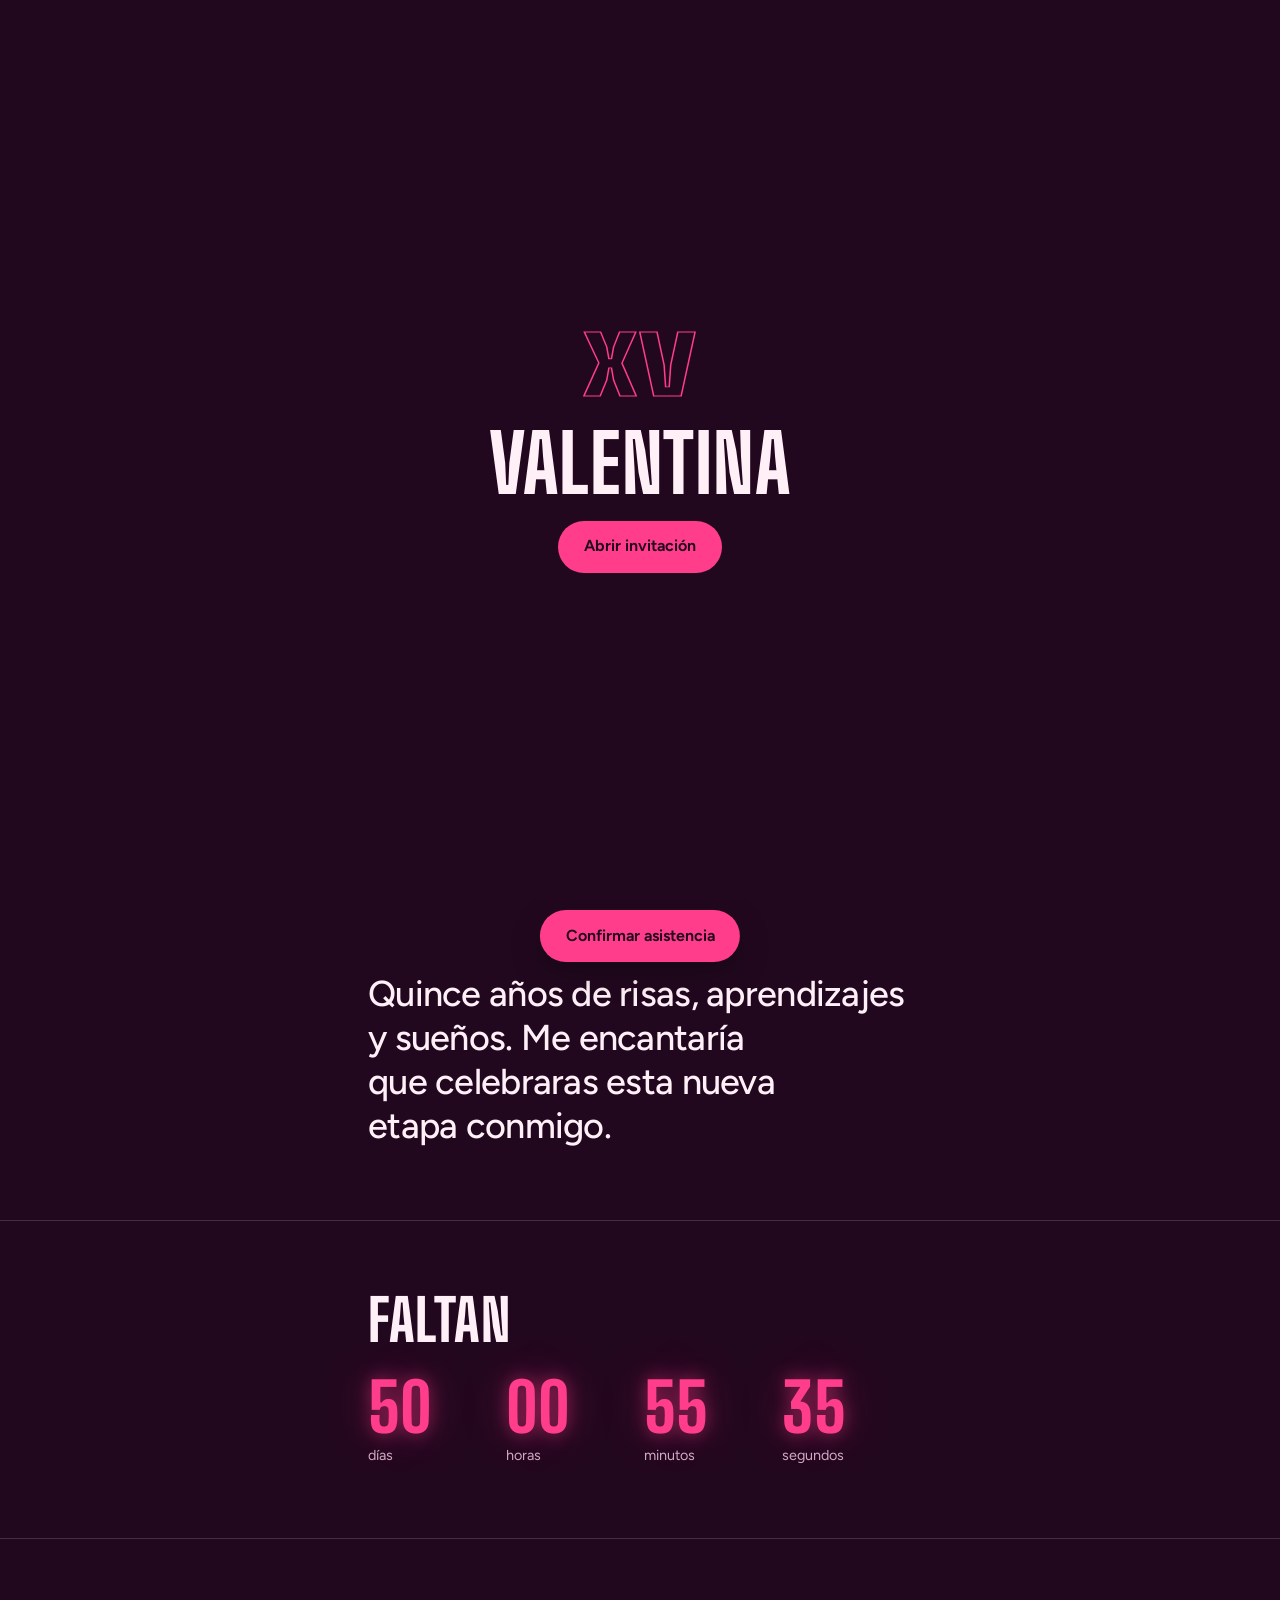
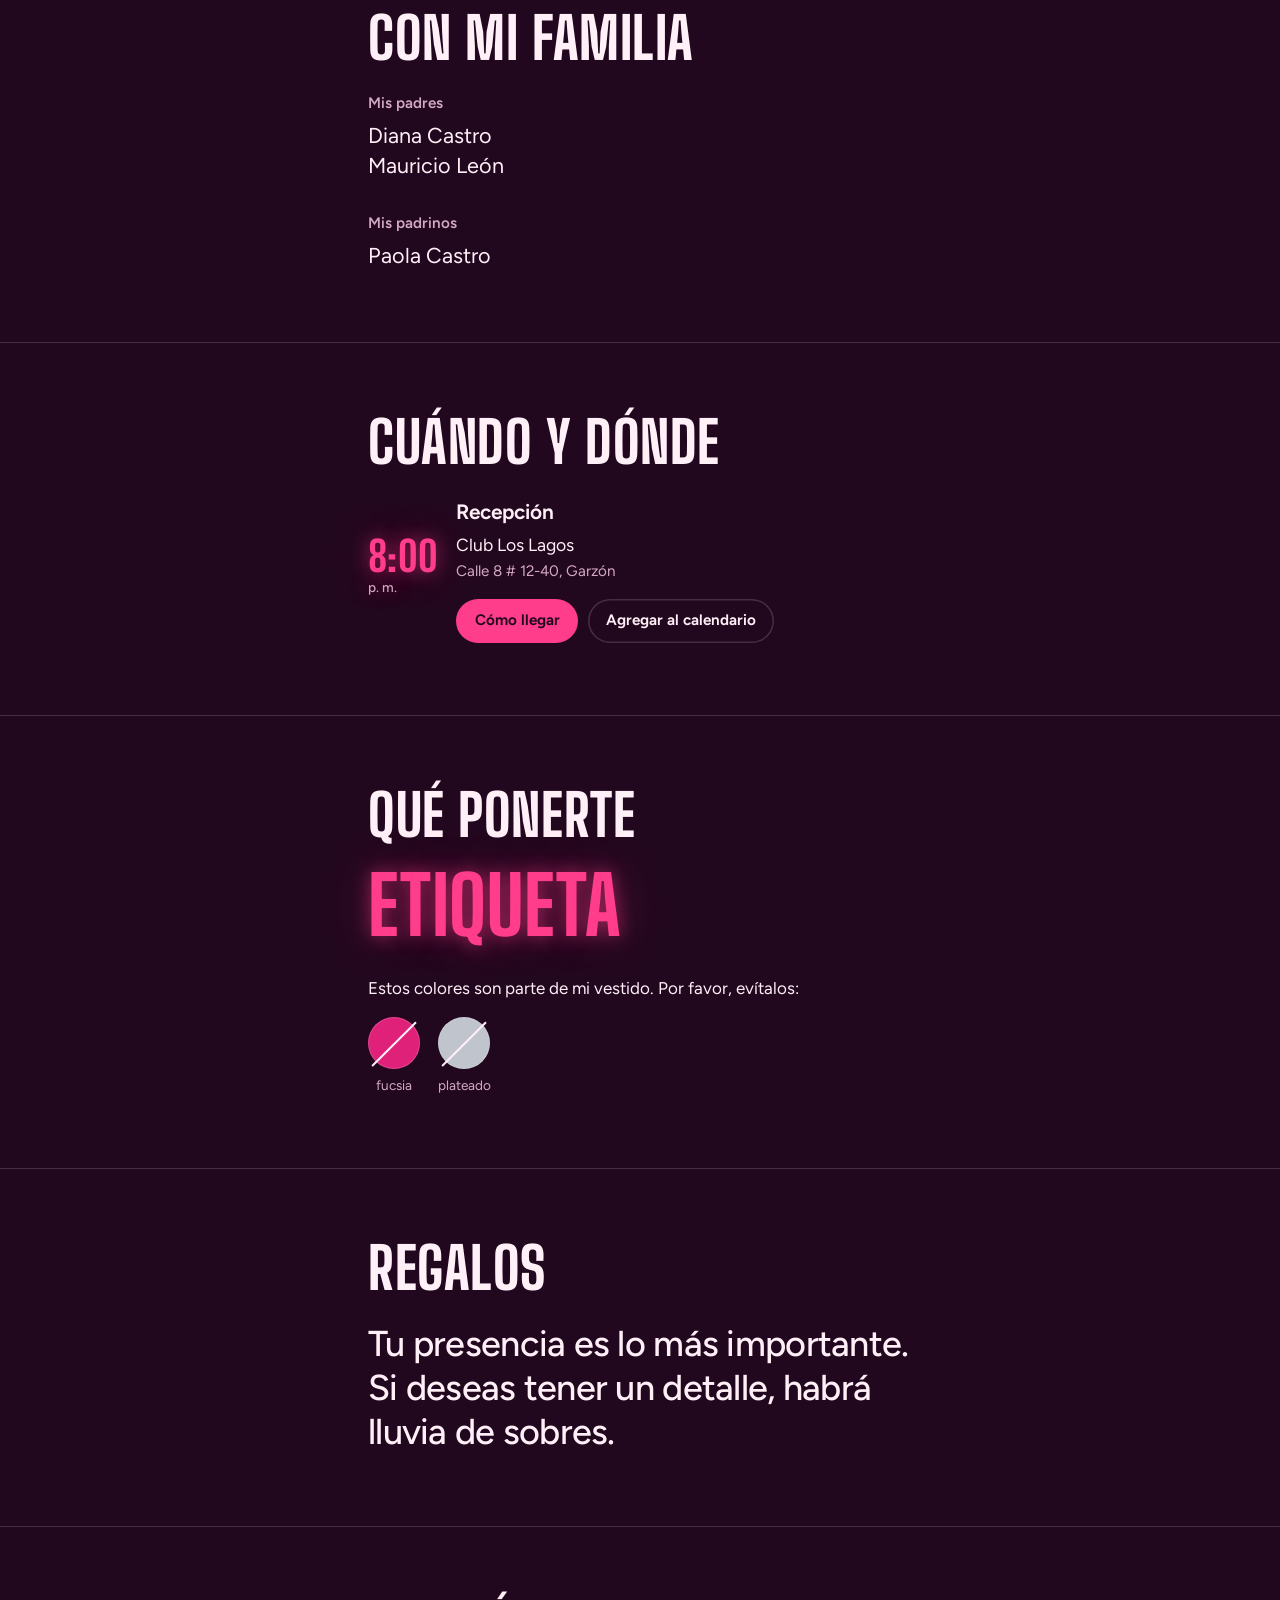
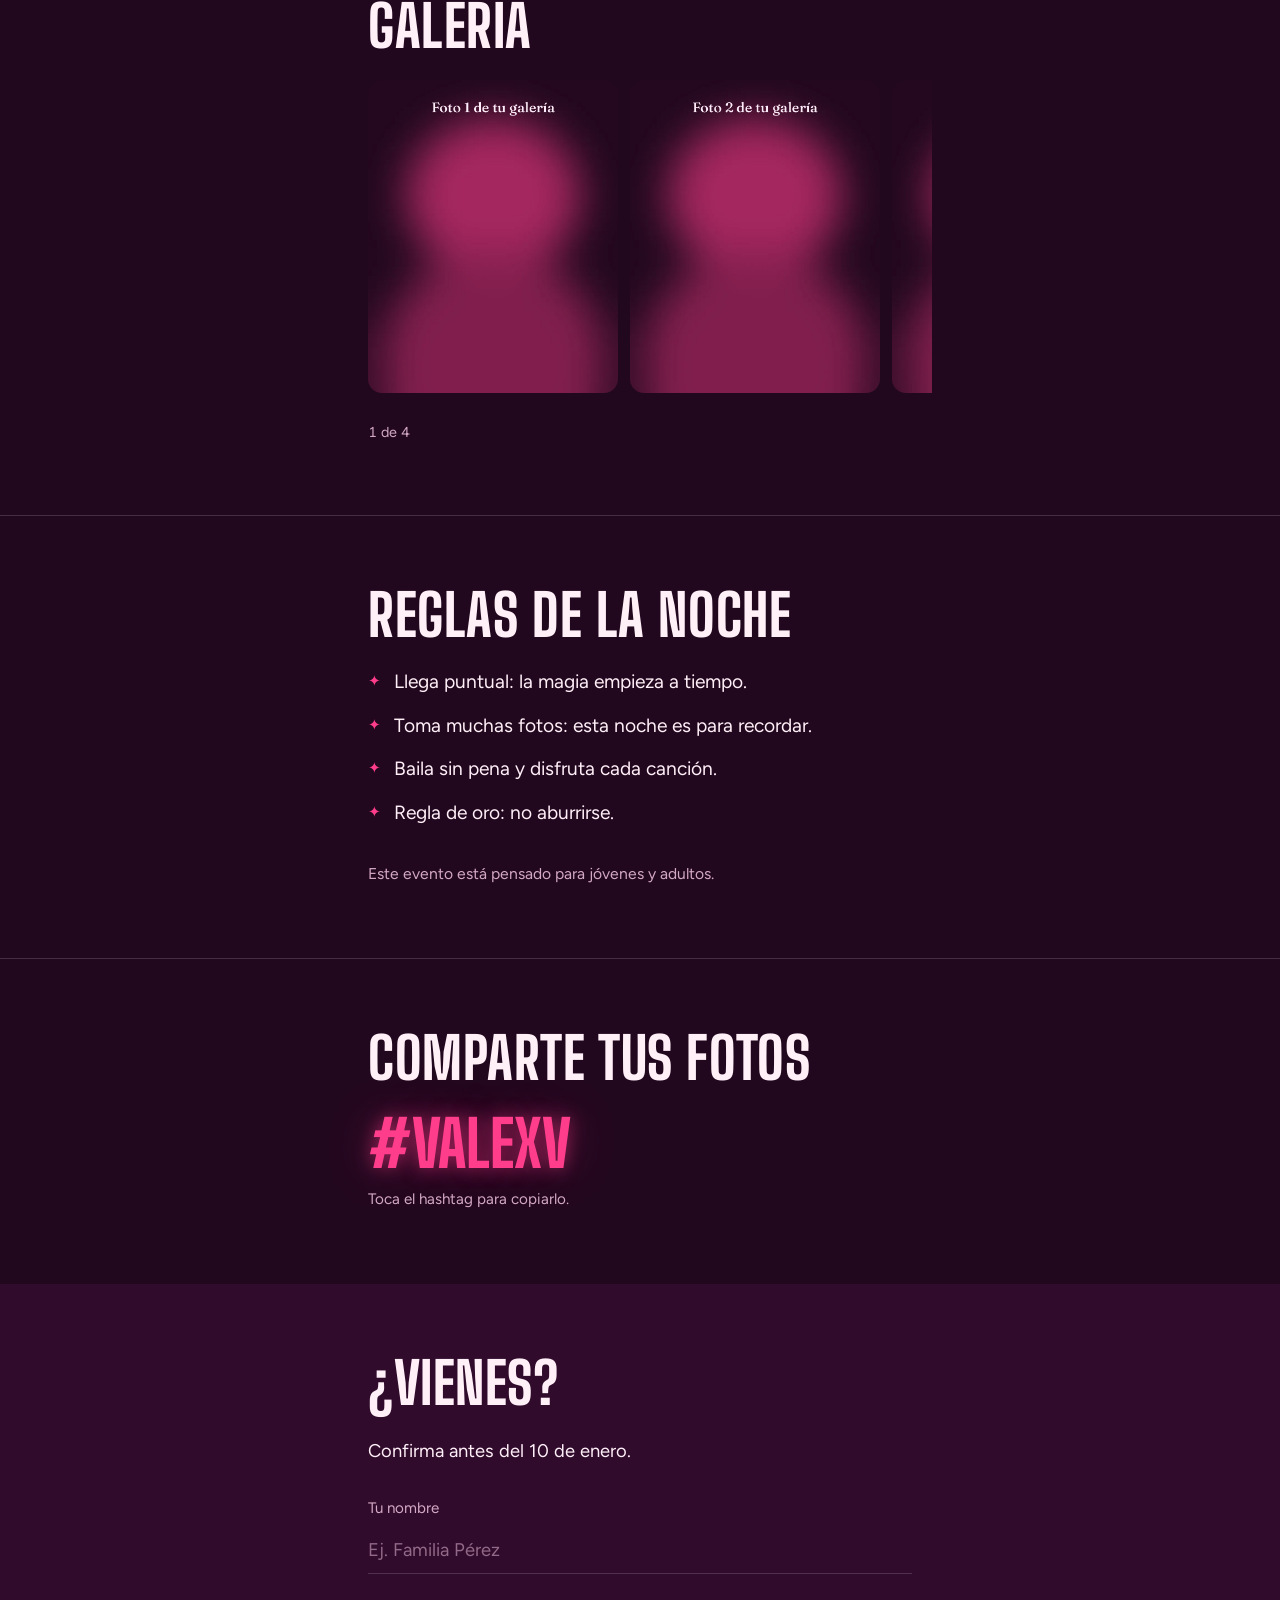
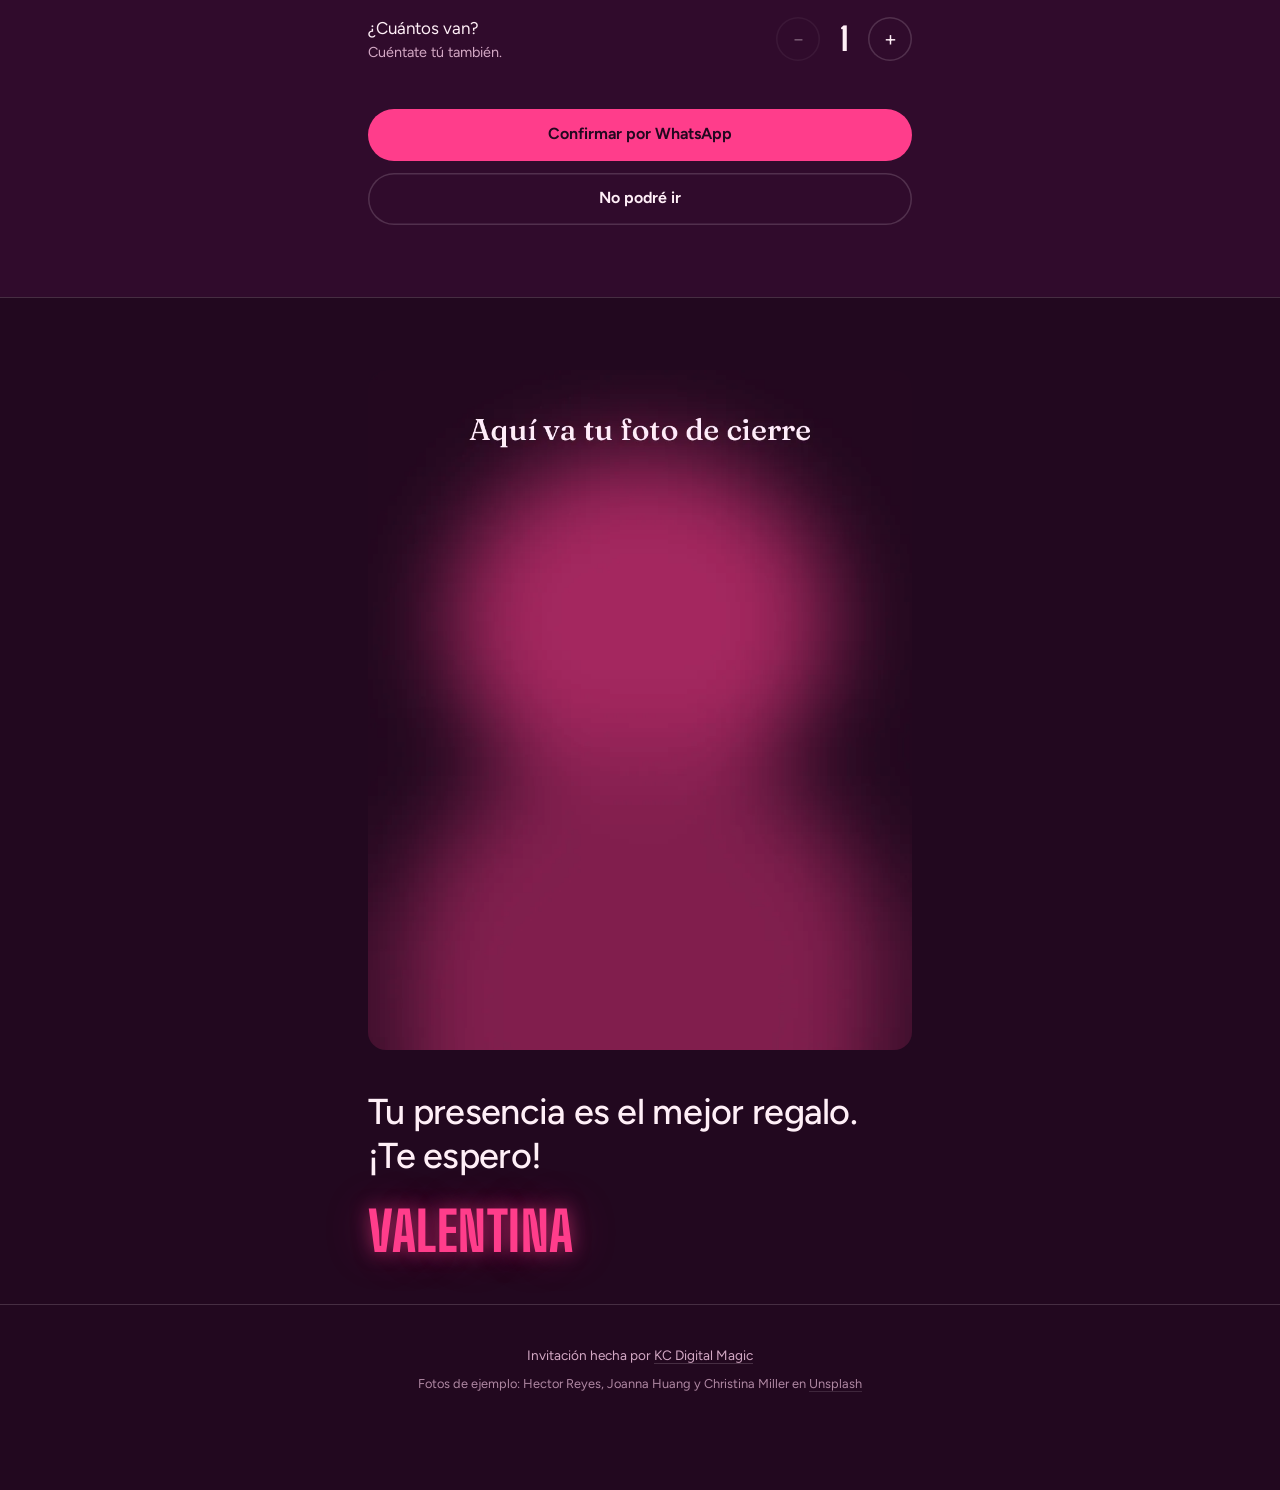
<file: xv-valentina-fotos-2701/index.html>
<!doctype html>
<html lang="es" data-tema="rosa-neon" class="con-fotos">
<head>
<meta charset="utf-8">
<meta name="viewport" content="width=device-width, initial-scale=1, viewport-fit=cover">
<meta name="robots" content="noindex, nofollow">
<meta name="theme-color" content="#22081F">
<link rel="icon" href="data:image/svg+xml,%3Csvg%20xmlns%3D%22http%3A//www.w3.org/2000/svg%22%20viewBox%3D%220%200%2064%2064%22%3E%3Crect%20width%3D%2264%22%20height%3D%2264%22%20rx%3D%2214%22%20fill%3D%22%2322081F%22/%3E%3Ctext%20x%3D%2232%22%20y%3D%2244%22%20font-family%3D%22Georgia%2Cserif%22%20font-size%3D%2234%22%20text-anchor%3D%22middle%22%20fill%3D%22%23FF3D8B%22%3EXV%3C/text%3E%3C/svg%3E">
<title>Mis XV años: Valentina</title>
<meta name="description" content="Sábado 23 de enero de 2027. Quince años de risas, aprendizajes y sueños. Me encantaría que celebraras esta nueva etapa conmigo.">
<meta property="og:type" content="website">
<meta property="og:title" content="Mis XV años: Valentina">
<meta property="og:description" content="Sábado 23 de enero de 2027. Toca para abrir tu invitación.">
<meta property="og:image" content="https://basic.kcdigitalmagic.com/xv-valentina-fotos-2701/og.jpg">
<meta property="og:image:width" content="1200">
<meta property="og:image:height" content="630">
<meta property="og:url" content="https://basic.kcdigitalmagic.com/xv-valentina-fotos-2701/">
<script>document.documentElement.classList.add("js");if(!matchMedia("(prefers-reduced-motion: reduce)").matches)document.documentElement.classList.add("anima");</script>
<link rel="preload" href="../assets/fuentes/big-shoulders-display-latin-wght-normal.woff2" as="font" type="font/woff2" crossorigin>
<link rel="preload" href="../assets/fuentes/figtree-latin-wght-normal.woff2" as="font" type="font/woff2" crossorigin>
<style>
@font-face{font-family:"Big Shoulders Display";src:url("../assets/fuentes/big-shoulders-display-latin-wght-normal.woff2") format("woff2");font-weight:100 900;font-style:normal;font-display:swap}
@font-face{font-family:"Figtree";src:url("../assets/fuentes/figtree-latin-wght-normal.woff2") format("woff2");font-weight:300 900;font-style:normal;font-display:swap}
/* XV Moderna Póster — la invitación como cartel de su gran noche.
   Un solo momento orquestado (la apertura); el resto es tipografía grande y calma. */

/* ---------- Temas ---------- */
:root, [data-tema="noche-dorada"] {
  --fondo: #141A33;
  --fondo-2: #1C2445;
  --tinta: #F3ECDD;
  --tinta-suave: #A9AEC4;
  --acento: #D9B56A;
  --acento-tinta: #141A33;
  --linea: rgba(243, 236, 221, .16);
  --display: "Fraunces", Georgia, serif;
  --display-peso: 560;
  --display-ajustes: "opsz" 144, "SOFT" 60, "WONK" 0;
  --display-caja: none;
  --display-espaciado: -0.02em;
  --xv-relleno: transparent;
  --xv-trazo: var(--acento);
  --brillo: none;
}
[data-tema="rosa-neon"] {
  --fondo: #22081F;
  --fondo-2: #300B2C;
  --tinta: #FFEFF7;
  --tinta-suave: #D3A8C4;
  --acento: #FF3D8B;
  --acento-tinta: #22081F;
  --linea: rgba(255, 239, 247, .16);
  --display: "Big Shoulders Display", "Arial Narrow", sans-serif;
  --display-peso: 800;
  --display-ajustes: normal;
  --display-caja: uppercase;
  --display-espaciado: 0.01em;
  --xv-relleno: transparent;
  --xv-trazo: var(--acento);
  --brillo: 0 0 18px rgba(255, 61, 139, .55), 0 0 48px rgba(255, 61, 139, .3);
}
[data-tema="lila-minimal"] {
  --fondo: #EEE8F7;
  --fondo-2: #E3DAF2;
  --tinta: #2A1E45;
  --tinta-suave: #6C5F87;
  --acento: #7D5FC4;
  --acento-tinta: #FFFFFF;
  --linea: rgba(42, 30, 69, .14);
  --display: "Instrument Serif", Georgia, serif;
  --display-peso: 400;
  --display-ajustes: normal;
  --display-caja: none;
  --display-espaciado: -0.01em;
  --xv-relleno: transparent;
  --xv-trazo: var(--acento);
  --brillo: none;
}

/* ---------- Base ---------- */
*, *::before, *::after { box-sizing: border-box; }
html { -webkit-text-size-adjust: 100%; scroll-behavior: smooth; }
body {
  margin: 0;
  background: var(--fondo);
  color: var(--tinta);
  font-family: "Figtree", system-ui, sans-serif;
  font-size: 1.0625rem;
  line-height: 1.55;
  -webkit-font-smoothing: antialiased;
  overflow-x: hidden;
}
img, svg { display: block; max-width: 100%; }
a { color: inherit; }
button { font: inherit; color: inherit; }
:focus-visible { outline: 2px solid var(--acento); outline-offset: 3px; border-radius: 4px; }
.sr { position: absolute; width: 1px; height: 1px; overflow: hidden; clip: rect(0 0 0 0); white-space: nowrap; }

.display {
  font-family: var(--display);
  font-weight: var(--display-peso);
  font-variation-settings: var(--display-ajustes);
  text-transform: var(--display-caja);
  letter-spacing: var(--display-espaciado);
  line-height: .92;
}

.contenedor { width: min(100% - 2.5rem, 34rem); margin-inline: auto; }

/* ---------- Telón de apertura ---------- */
.telon { display: none; }
.js .telon {
  position: fixed; inset: 0; z-index: 50;
  display: grid; place-items: center;
  background: var(--fondo);
  padding: 2rem;
  text-align: center;
}
.telon-caja { display: grid; gap: 1.25rem; justify-items: center; }
.telon-para { margin: 0; color: var(--tinta-suave); font-size: 1rem; }
.telon-para strong { color: var(--tinta); font-weight: 600; }
.telon-nombre { margin: 0; font-size: clamp(2.75rem, 14vw, 5rem); }
.telon-xv { width: 7.5rem; color: var(--acento); }
.boton {
  display: inline-flex; align-items: center; justify-content: center; gap: .5rem;
  min-height: 3.25rem; padding: .85rem 1.6rem;
  border: 0; border-radius: 999px;
  background: var(--acento); color: var(--acento-tinta);
  font-weight: 650; font-size: 1rem; text-decoration: none;
  cursor: pointer;
  transition: transform .15s ease;
}
.boton:active { transform: scale(.97); }
.boton-sec {
  background: transparent; color: var(--tinta);
  box-shadow: inset 0 0 0 1.5px var(--linea);
}
.telon.abriendo { animation: telon-sube .9s cubic-bezier(.7, 0, .2, 1) forwards; }
@keyframes telon-sube { to { clip-path: inset(0 0 100% 0); } }
.js .telon { clip-path: inset(0 0 0 0); }

/* ---------- Portada (el cartel) ---------- */
.portada {
  position: relative;
  min-height: 100svh;
  display: grid;
  align-content: end;
  overflow: hidden;
  isolation: isolate;
}
.portada-fondo { position: absolute; inset: 0; z-index: -1; }
.portada-fondo img {
  width: 100%; height: 100%; object-fit: cover; object-position: center 25%;
}
.portada-fondo::after {
  content: ""; position: absolute; inset: 0;
  background: linear-gradient(180deg, transparent 35%, color-mix(in srgb, var(--fondo) 70%, transparent) 62%, var(--fondo) 92%);
}
.portada-fondo .arte { width: 100%; height: 100%; color: var(--acento); }
.sin-fotos .portada-fondo::after {
  background: linear-gradient(180deg, transparent 50%, var(--fondo) 96%);
}

.xv {
  position: absolute; top: max(4vh, 1.5rem); right: -4vw;
  width: min(78vw, 30rem);
  color: var(--xv-trazo);
  filter: drop-shadow(var(--brillo, none));
  pointer-events: none;
}
[data-tema="rosa-neon"] .xv { filter: drop-shadow(0 0 10px rgba(255, 61, 139, .7)); }
.xv text {
  font-family: var(--display);
  font-weight: var(--display-peso);
  font-variation-settings: var(--display-ajustes);
  fill: var(--xv-relleno);
  stroke: currentColor;
  stroke-width: 1.4;
  stroke-dasharray: 900;
  stroke-dashoffset: 0;
}

.portada-texto { padding: 0 1.25rem 5.5rem; width: min(100%, 40rem); }
.para {
  margin: 0 0 1rem; font-size: .95rem; color: var(--tinta-suave);
}
.para[hidden] { display: none; }
.para strong { color: var(--tinta); font-weight: 600; }
.nombre {
  margin: 0;
  font-size: clamp(3.4rem, 19vw, 8.5rem);
  text-shadow: var(--brillo);
  overflow-wrap: anywhere;
}
.nombre .letra { display: inline-block; }
.nombre .palabra { display: inline-block; white-space: nowrap; }
.fecha-portada {
  margin: 1.1rem 0 0;
  display: flex; flex-wrap: wrap; align-items: baseline; gap: .15rem .6rem;
  font-size: 1.05rem; color: var(--tinta);
}
.fecha-portada .dia-num { font-family: var(--display); font-size: 1.6em; color: var(--acento); line-height: 1; font-variation-settings: var(--display-ajustes); font-weight: var(--display-peso); }

.bajar {
  position: absolute; bottom: 1rem; right: 1.25rem;
  width: 2.75rem; height: 2.75rem; border-radius: 50%;
  display: grid; place-items: center;
  box-shadow: inset 0 0 0 1.5px var(--linea);
  color: var(--tinta); text-decoration: none;
}

/* El XV se aleja al hacer scroll, solo donde el navegador lo soporta */
@supports (animation-timeline: scroll()) {
  @media (prefers-reduced-motion: no-preference) {
    .xv {
      animation: xv-aleja linear both;
      animation-timeline: scroll(root);
      animation-range: 0 100svh;
    }
    @keyframes xv-aleja { to { transform: translateY(-18vh) scale(1.35); opacity: 0; } }
  }
}

/* ---------- Secciones ---------- */
.seccion { padding: 4.5rem 0; border-top: 1px solid var(--linea); }
.seccion:first-of-type { border-top: 0; }
.titulo {
  margin: 0 0 1.75rem;
  font-size: clamp(2.4rem, 11vw, 3.6rem);
  color: var(--tinta);
}
.texto-grande {
  margin: 0;
  font-family: var(--display);
  font-variation-settings: var(--display-ajustes);
  font-weight: 400;
  font-size: clamp(1.6rem, 6.8vw, 2.25rem);
  line-height: 1.22;
  letter-spacing: -0.01em;
  text-wrap: pretty;
}
[data-tema="rosa-neon"] .texto-grande { font-family: "Figtree", sans-serif; font-weight: 500; letter-spacing: -0.02em; }
.suave { color: var(--tinta-suave); }

/* Mensaje y cita */
.cita { margin: 2.5rem 0 0; padding-left: 1.1rem; border-left: 2px solid var(--acento); }
.cita p { margin: 0; font-size: 1.1rem; }
.cita footer { margin-top: .5rem; color: var(--tinta-suave); font-size: .95rem; }

/* Cuenta regresiva */
.cuenta { display: grid; grid-template-columns: repeat(4, 1fr); gap: .5rem; margin: 0; }
.cuenta div { display: grid; gap: .2rem; }
.cuenta dd {
  margin: 0; order: -1;
  font-family: var(--display); font-weight: var(--display-peso);
  font-variation-settings: var(--display-ajustes);
  font-size: clamp(2.6rem, 13vw, 4.2rem); line-height: 1;
  font-variant-numeric: tabular-nums; color: var(--acento);
  text-shadow: var(--brillo);
}
.cuenta dt { color: var(--tinta-suave); font-size: .9rem; }
.cuenta-fin { margin: 0; }

/* Familia */
.familia { display: grid; gap: 2rem; }
.familia h3 { margin: 0 0 .35rem; font-size: .95rem; font-weight: 600; color: var(--tinta-suave); }
.familia p { margin: 0; font-size: 1.35rem; line-height: 1.35; }

/* Momentos: es una secuencia en el tiempo */
.momentos { list-style: none; margin: 0; padding: 0; display: grid; gap: 3rem; }
.momento { display: grid; grid-template-columns: auto 1fr; gap: 0 1.1rem; }
.momento-hora {
  grid-row: span 4;
  align-self: start;
  font-family: var(--display); font-weight: var(--display-peso);
  font-variation-settings: var(--display-ajustes);
  font-size: 2.6rem; line-height: .9; color: var(--acento);
  text-shadow: var(--brillo);
  min-width: 4.2rem;
}
.momento-hora small { display: block; font-family: "Figtree", sans-serif; font-size: .85rem; font-weight: 500; color: var(--tinta-suave); margin-top: .35rem; letter-spacing: 0; text-transform: none; }
.momento h3 { margin: 0; font-size: 1.3rem; font-weight: 650; }
.momento-lugar { margin: .15rem 0 0; font-size: 1.1rem; }
.momento-dir { margin: .1rem 0 0; color: var(--tinta-suave); font-size: .95rem; }
.momento-acciones { display: flex; flex-wrap: wrap; gap: .6rem; margin-top: 1rem; }
.momento-acciones .boton { min-height: 2.75rem; padding: .6rem 1.15rem; font-size: .95rem; }

/* Vestimenta */
.nivel { margin: 0; font-size: clamp(3rem, 16vw, 5rem); color: var(--acento); text-shadow: var(--brillo); }
.reservados { margin-top: 2rem; }
.reservados p { margin: 0 0 1rem; }
.muestras { display: flex; flex-wrap: wrap; gap: 1.1rem; list-style: none; margin: 0; padding: 0; }
.muestra { display: grid; justify-items: center; gap: .4rem; font-size: .85rem; color: var(--tinta-suave); }
.muestra span:first-child {
  position: relative; width: 3.25rem; height: 3.25rem; border-radius: 50%;
  background: var(--color); box-shadow: inset 0 0 0 1px var(--linea);
}
.muestra span:first-child::after {
  content: ""; position: absolute; left: -10%; right: -10%; top: 50%; height: 2px;
  background: var(--tinta); transform: rotate(-45deg);
}
.nota { margin-top: 1.5rem; }

/* Regalos */
.regalo .boton { margin-top: 1.5rem; }

/* Galería: carrusel con snap */
.galeria {
  display: flex; gap: .75rem;
  overflow-x: auto; scroll-snap-type: x mandatory;
  padding: 0 1.25rem 1rem; margin: 0 -1.25rem;
  scrollbar-width: none;
}
.galeria::-webkit-scrollbar { display: none; }
.galeria figure { flex: 0 0 82%; margin: 0; scroll-snap-align: center; border-radius: 14px; overflow: hidden; aspect-ratio: 4 / 5; background: var(--fondo-2); }
.galeria img { width: 100%; height: 100%; object-fit: cover; }
.galeria-cuenta { margin: .75rem 0 0; color: var(--tinta-suave); font-size: .9rem; font-variant-numeric: tabular-nums; }

/* Reglas y avisos */
.reglas { list-style: none; margin: 0; padding: 0; display: grid; gap: 1.1rem; }
.reglas li { display: grid; grid-template-columns: 1.6rem 1fr; font-size: 1.2rem; line-height: 1.35; }
.reglas li::before { content: "✦"; color: var(--acento); font-size: .95rem; line-height: 1.6; }
.avisos { margin-top: 2.25rem; display: grid; gap: .6rem; color: var(--tinta-suave); font-size: .98rem; }
.avisos p { margin: 0; }

/* Hashtag */
.hashtag {
  display: block; width: 100%; text-align: left;
  background: none; border: 0; padding: 0; cursor: pointer;
  font-family: var(--display); font-weight: var(--display-peso);
  font-variation-settings: var(--display-ajustes); text-transform: var(--display-caja);
  font-size: clamp(2.4rem, 12vw, 4rem); line-height: 1; color: var(--acento);
  text-shadow: var(--brillo); overflow-wrap: anywhere;
}
.hashtag-estado { margin: .75rem 0 0; color: var(--tinta-suave); font-size: .95rem; min-height: 1.5em; }

/* Confirmación */
.confirmar { background: var(--fondo-2); border-top: 0; }
.limite { margin: 0 0 2rem; font-size: 1.15rem; }
.cupos { display: flex; align-items: center; gap: 1rem; margin: 0 0 1.75rem; }
.cupos-label { flex: 1; }
.cupos-label small { display: block; color: var(--tinta-suave); font-size: .9rem; }
.contador { display: flex; align-items: center; gap: .25rem; }
.contador button {
  width: 2.75rem; height: 2.75rem; border-radius: 50%; border: 0; cursor: pointer;
  background: transparent; box-shadow: inset 0 0 0 1.5px var(--linea); font-size: 1.3rem;
}
.contador button:disabled { opacity: .35; cursor: default; }
.contador output { min-width: 2.5rem; text-align: center; font-family: var(--display); font-size: 2rem; font-weight: var(--display-peso); font-variation-settings: var(--display-ajustes); }
.confirmar-acciones { display: grid; gap: .75rem; }
.confirmar-acciones .boton { width: 100%; }

/* Barra flotante de confirmación */
.flotante {
  position: fixed; left: 50%; bottom: max(1rem, env(safe-area-inset-bottom)); z-index: 20;
  transform: translate(-50%, 150%);
  transition: transform .4s cubic-bezier(.2, .8, .2, 1);
  box-shadow: 0 10px 30px rgba(0, 0, 0, .3);
  white-space: nowrap;
}
.flotante.visible { transform: translate(-50%, 0); }

/* Cierre */
.cierre { padding-bottom: 3rem; }
.cierre-foto { margin: 0 0 2.5rem; border-radius: 18px; overflow: hidden; aspect-ratio: 4 / 5; }
.cierre-foto img { width: 100%; height: 100%; object-fit: cover; }
.cierre-arte { margin: 0 0 2rem; width: 9rem; color: var(--acento); }
.firma { margin: 1.75rem 0 0; font-size: clamp(2.2rem, 11vw, 3.4rem); color: var(--acento); text-shadow: var(--brillo); }
.pie { padding: 2.5rem 0 6rem; text-align: center; color: var(--tinta-suave); font-size: .85rem; border-top: 1px solid var(--linea); }
.pie p { margin: 0; }
.pie .creditos { margin-top: .5rem; font-size: .8rem; opacity: .8; }
.pie a { text-decoration-color: var(--linea); text-underline-offset: 3px; }

/* ---------- Movimiento ---------- */
/* Estado inicial para la apertura (solo con JS y sin preferencia de movimiento reducido) */
.js.anima .nombre .letra { opacity: 0; transform: translateY(.45em) rotate(4deg); }
.js.anima .xv text { stroke-dashoffset: 900; }
.js.anima .fecha-portada, .js.anima .para, .js.anima .portada-fondo { opacity: 0; }

@media (prefers-reduced-motion: reduce) {
  html { scroll-behavior: auto; }
  .flotante { transition: none; }
}

@media (min-width: 48rem) {
  .portada-texto { padding: 0 3rem 4rem; }
  .xv { right: 2vw; }
  .galeria figure { flex-basis: 46%; }
}

/* Nombre del invitado al confirmar */
.rsvp-nombre { display: grid; gap: .4rem; margin: 0 0 1.5rem; }
.rsvp-nombre span { font-size: .95rem; color: var(--tinta-suave); }
.rsvp-nombre input {
  font: inherit; color: var(--tinta); background: transparent;
  border: 0; border-bottom: 1.5px solid var(--linea); border-radius: 0;
  padding: .55rem 0; font-size: 1.15rem;
}
.rsvp-nombre input:focus { outline: none; border-bottom-color: var(--acento); }
.rsvp-nombre input::placeholder { color: var(--tinta-suave); opacity: .6; }

</style>
</head>
<body>

<div class="telon" id="telon" role="dialog" aria-modal="true" aria-labelledby="telon-nombre">
  <div class="telon-caja">
    <svg class="telon-xv" viewBox="0 0 300 200" aria-hidden="true"><text x="5" y="172" font-size="200" textLength="290" lengthAdjust="spacingAndGlyphs" fill="none" stroke="currentColor" stroke-width="2.4" style="font-family:var(--display);font-weight:var(--display-peso);font-variation-settings:var(--display-ajustes)">XV</text></svg>
    <p class="telon-nombre display" id="telon-nombre">Valentina</p>
    <button class="boton" id="abrir" type="button">Abrir invitación</button>
  </div>
</div>

<main>
<header class="portada" id="inicio">
  <div class="portada-fondo">
    <img src="valentina-portada.webp" alt="Valentina" fetchpriority="high">
    
  </div>
  <svg class="xv" viewBox="0 0 300 200" aria-hidden="true"><text x="5" y="172" font-size="200" textLength="290" lengthAdjust="spacingAndGlyphs">XV</text></svg>
  <div class="portada-texto">
    <h1 class="nombre display" aria-label="Valentina"><span class="palabra" aria-hidden="true"><span class="letra">V</span><span class="letra">a</span><span class="letra">l</span><span class="letra">e</span><span class="letra">n</span><span class="letra">t</span><span class="letra">i</span><span class="letra">n</span><span class="letra">a</span></span></h1>
    <p class="fecha-portada"><span class="dia-num">23</span><span>enero 2027</span><span class="suave">sábado</span></p>
  </div>
  <a class="bajar" href="#mensaje" aria-label="Ver la invitación">
    <svg width="18" height="18" viewBox="0 0 18 18" aria-hidden="true"><path d="M9 3v12M3.5 9.5 9 15l5.5-5.5" fill="none" stroke="currentColor" stroke-width="1.6" stroke-linecap="round" stroke-linejoin="round"/></svg>
  </a>
</header>

<section class="seccion" id="mensaje">
  <div class="contenedor">
    <p class="texto-grande">Quince años de risas, aprendizajes y sueños. Me encantaría que celebraras esta nueva etapa conmigo.</p>
    
  </div>
</section>

<section class="seccion" aria-labelledby="t-cuenta">
  <div class="contenedor">
    <h2 class="titulo display" id="t-cuenta">Faltan</h2>
    <dl class="cuenta" id="cuenta">
      <div><dt>días</dt><dd data-u="d">–</dd></div>
      <div><dt>horas</dt><dd data-u="h">–</dd></div>
      <div><dt>minutos</dt><dd data-u="m">–</dd></div>
      <div><dt>segundos</dt><dd data-u="s">–</dd></div>
    </dl>
    <p class="cuenta-fin texto-grande" id="cuenta-fin" hidden>Llegó el gran día.</p>
  </div>
</section>


<section class="seccion" aria-labelledby="t-familia">
  <div class="contenedor">
    <h2 class="titulo display" id="t-familia">Con mi familia</h2>
    <div class="familia">
      <div><h3>Mis padres</h3><p>Diana Castro<br>Mauricio León</p></div>
      <div><h3>Mis padrinos</h3><p>Paola Castro</p></div>
    </div>
  </div>
</section>


<section class="seccion" aria-labelledby="t-momentos">
  <div class="contenedor">
    <h2 class="titulo display" id="t-momentos">Cuándo y dónde</h2>
    <ol class="momentos">
      
      <li class="momento">
        <p class="momento-hora display" aria-label="8:00 de la noche">8:00<small>p. m.</small></p>
        <h3>Recepción</h3>
        <p class="momento-lugar">Club Los Lagos</p>
        <p class="momento-dir">Calle 8 # 12-40, Garzón</p>
        <div class="momento-acciones">
          <a class="boton" href="https://maps.app.goo.gl/ejemplo4" target="_blank" rel="noopener">Cómo llegar</a>
          <a class="boton boton-sec" href="#" target="_blank" rel="noopener" data-calendario="0">Agregar al calendario</a>
        </div>
      </li>
      
    </ol>
  </div>
</section>


<section class="seccion" aria-labelledby="t-vestimenta">
  <div class="contenedor">
    <h2 class="titulo display" id="t-vestimenta">Qué ponerte</h2>
    <p class="nivel display">Etiqueta</p>
    
    <div class="reservados">
      <p>Estos colores son parte de mi vestido. Por favor, evítalos:</p>
      <ul class="muestras">
        <li class="muestra"><span style="--color: #E0217A" aria-hidden="true"></span><span>fucsia</span></li><li class="muestra"><span style="--color: #C0C4CC" aria-hidden="true"></span><span>plateado</span></li>
      </ul>
    </div>
    
    
  </div>
</section>



<section class="seccion regalo" aria-labelledby="t-regalos">
  <div class="contenedor">
    <h2 class="titulo display" id="t-regalos">Regalos</h2>
    <p class="texto-grande">Tu presencia es lo más importante. Si deseas tener un detalle, habrá lluvia de sobres.</p>
    
  </div>
</section>



<section class="seccion" aria-labelledby="t-galeria">
  <div class="contenedor">
    <h2 class="titulo display" id="t-galeria">Galería</h2>
    <div class="galeria" tabindex="0" aria-label="Fotos, desliza para ver más">
      <figure><img src="valentina-g1.webp" alt="Foto 1 de Valentina" loading="lazy"></figure><figure><img src="valentina-g2.webp" alt="Foto 2 de Valentina" loading="lazy"></figure><figure><img src="valentina-g3.webp" alt="Foto 3 de Valentina" loading="lazy"></figure><figure><img src="valentina-g4.webp" alt="Foto 4 de Valentina" loading="lazy"></figure>
    </div>
    <p class="galeria-cuenta" aria-hidden="true">1 de 4</p>
  </div>
</section>



<section class="seccion" aria-labelledby="t-reglas">
  <div class="contenedor">
    
    <h2 class="titulo display" id="t-reglas">Reglas de la noche</h2>
    <ul class="reglas"><li>Llega puntual: la magia empieza a tiempo.</li><li>Toma muchas fotos: esta noche es para recordar.</li><li>Baila sin pena y disfruta cada canción.</li><li>Regla de oro: no aburrirse.</li></ul>
    
    <div class="avisos"><p>Este evento está pensado para jóvenes y adultos.</p></div>
  </div>
</section>



<section class="seccion" aria-labelledby="t-hashtag">
  <div class="contenedor">
    <h2 class="titulo display" id="t-hashtag">Comparte tus fotos</h2>
    <button class="hashtag" type="button">#ValeXV</button>
    <p class="hashtag-estado" aria-live="polite">Toca el hashtag para copiarlo.</p>
  </div>
</section>


<section class="seccion confirmar" id="confirmar" aria-labelledby="t-confirmar">
  <div class="contenedor">
    <h2 class="titulo display" id="t-confirmar">¿Vienes?</h2>
    <p class="limite">Confirma antes del 10 de enero.</p>
    
    <label class="rsvp-nombre"><span>Tu nombre</span><input type="text" id="rsvp-nombre" autocomplete="name" maxlength="60" placeholder="Ej. Familia Pérez"></label>
    <div class="cupos">
      <p class="cupos-label">¿Cuántos van?<small id="cupos-nota">Cuéntate tú también.</small></p>
      <div class="contador">
        <button type="button" id="cupos-menos" aria-label="Uno menos">−</button>
        <output id="cupos-n" aria-live="polite">1</output>
        <button type="button" id="cupos-mas" aria-label="Uno más">+</button>
      </div>
    </div>
    <div class="confirmar-acciones">
      <a class="boton" href="https://wa.me/573110000000" target="_blank" rel="noopener" id="confirmar-si">Confirmar por WhatsApp</a>
      <a class="boton boton-sec" href="https://wa.me/573110000000" target="_blank" rel="noopener" id="confirmar-no">No podré ir</a>
    </div>
    
  </div>
</section>

<section class="seccion cierre" aria-label="Despedida">
  <div class="contenedor">
    <figure class="cierre-foto"><img src="valentina-cierre.webp" alt="Valentina" loading="lazy"></figure>
    
    <p class="texto-grande">Tu presencia es el mejor regalo. ¡Te espero!</p>
    <p class="firma display">Valentina</p>
  </div>
</section>
</main>

<footer class="pie">
  <p>Invitación hecha por <a href="https://kcdigitalmagic.com" target="_blank" rel="noopener">KC Digital Magic</a></p>
  <p class="creditos">Fotos de ejemplo: Hector Reyes, Joanna Huang y Christina Miller en <a href="https://unsplash.com" target="_blank" rel="noopener">Unsplash</a></p>
</footer>

<a class="boton flotante" href="#confirmar">Confirmar asistencia</a>

<script type="application/json" id="datos">{"confirmacion": {"fecha_limite": "2027-01-10", "metodo": "whatsapp", "whatsapp": "+57 311 000 0000"}, "cupos_demo": null, "evento_a": "a los XV a\u00f1os de Valentina", "inicio": "2027-01-23T20:00:00", "momentos": [{"direccion": "Calle 8 # 12-40, Garz\u00f3n", "fin": "2027-01-24T02:00:00", "inicio": "2027-01-23T20:00:00", "lugar": "Club Los Lagos", "titulo": "XV a\u00f1os de Valentina: recepci\u00f3n"}], "nombre": "Valentina", "para_demo": null, "slug": "xv-valentina-fotos-2701", "url": "https://basic.kcdigitalmagic.com/xv-valentina-fotos-2701/"}</script>
<script>
/* KC Basic — comportamiento común de las invitaciones. Sin librerías. */
(function () {
  "use strict";

  var datos = JSON.parse(document.getElementById("datos").textContent);
  var raiz = document.documentElement;
  var reducido = window.matchMedia("(prefers-reduced-motion: reduce)").matches;
  var $ = function (s, c) { return (c || document).querySelector(s); };
  var $$ = function (s, c) { return Array.prototype.slice.call((c || document).querySelectorAll(s)); };

  /* KC Basic: un solo enlace para todos. El invitado escribe su nombre al confirmar. */
  var para = "";
  var cupos = 0;

  /* ---------- Apertura ---------- */
  var telon = $("#telon");
  var portadaLista = false;

  function animarPortada() {
    if (portadaLista) return;
    portadaLista = true;
    if (reducido || !raiz.classList.contains("anima") || !Element.prototype.animate) {
      raiz.classList.remove("anima");
      return;
    }
    var suave = "cubic-bezier(.2, .8, .2, 1)";
    var fondo = $(".portada-fondo");
    var xv = $(".xv text");
    var letras = $$(".nombre .letra");
    var tarde = $$(".fecha-portada");
    var pendientes = [];

    pendientes.push(fondo.animate(
      [{ opacity: 0, transform: "scale(1.08)" }, { opacity: 1, transform: "scale(1)" }],
      { duration: 1600, easing: suave, fill: "forwards" }));
    if (xv) pendientes.push(xv.animate(
      [{ strokeDashoffset: 900 }, { strokeDashoffset: 0 }],
      { duration: 2000, delay: 250, easing: "cubic-bezier(.45, 0, .2, 1)", fill: "forwards" }));
    letras.forEach(function (l, i) {
      pendientes.push(l.animate(
        [{ opacity: 0, transform: "translateY(.45em) rotate(4deg)" }, { opacity: 1, transform: "none" }],
        { duration: 750, delay: 500 + i * 65, easing: suave, fill: "forwards" }));
    });
    var fin = 500 + letras.length * 65 + 300;
    tarde.forEach(function (el, i) {
      pendientes.push(el.animate([{ opacity: 0 }, { opacity: 1 }],
        { duration: 700, delay: fin + i * 150, fill: "forwards" }));
    });
    Promise.all(pendientes.map(function (a) { return a.finished; })).then(function () {
      raiz.classList.remove("anima");
      pendientes.forEach(function (a) { a.cancel(); });
    });
  }

  if (telon) {
    $("#abrir").addEventListener("click", function () {
      document.body.style.overflow = "";
      if (reducido) {
        telon.remove();
        animarPortada();
        return;
      }
      telon.classList.add("abriendo");
      setTimeout(animarPortada, parseInt(telon.getAttribute("data-retardo"), 10) || 350);
      telon.addEventListener("animationend", function fin(e) {
        if (e.target !== telon) return;
        telon.removeEventListener("animationend", fin);
        telon.remove();
      });
    });
    document.body.style.overflow = "hidden";
  } else {
    animarPortada();
  }

  /* ---------- Cuenta regresiva ---------- */
  var cuenta = $("#cuenta");
  if (cuenta) {
    var objetivo = new Date(datos.inicio).getTime();
    var celdas = {
      d: $("[data-u=d]", cuenta), h: $("[data-u=h]", cuenta),
      m: $("[data-u=m]", cuenta), s: $("[data-u=s]", cuenta)
    };
    var dos = function (n) { return (n < 10 ? "0" : "") + n; };
    var tick = function () {
      var r = objetivo - Date.now();
      if (r <= 0) {
        cuenta.hidden = true;
        $("#cuenta-fin").hidden = false;
        return false;
      }
      var s = Math.floor(r / 1000);
      celdas.d.textContent = Math.floor(s / 86400);
      celdas.h.textContent = dos(Math.floor(s / 3600) % 24);
      celdas.m.textContent = dos(Math.floor(s / 60) % 60);
      celdas.s.textContent = dos(s % 60);
      return true;
    };
    if (tick()) {
      var reloj = setInterval(function () { if (!tick()) clearInterval(reloj); }, 1000);
    }
  }

  /* ---------- Agregar al calendario ---------- */
  var esApple = /iPhone|iPad|iPod|Macintosh/.test(navigator.userAgent);
  function compacta(iso) { return iso.replace(/[-:]/g, "").slice(0, 15); }
  function escICS(t) { return String(t || "").replace(/[\\,;]/g, function (c) { return "\\" + c; }).replace(/\n/g, "\\n"); }

  $$("[data-calendario]").forEach(function (btn) {
    var m = datos.momentos[+btn.getAttribute("data-calendario")];
    var titulo = m.titulo;
    var detalles = "Invitación: " + datos.url;
    btn.href = "https://calendar.google.com/calendar/render?action=TEMPLATE" +
      "&text=" + encodeURIComponent(titulo) +
      "&dates=" + compacta(m.inicio) + "/" + compacta(m.fin) +
      "&location=" + encodeURIComponent(m.lugar + ", " + m.direccion) +
      "&details=" + encodeURIComponent(detalles);
    btn.addEventListener("click", function (e) {
      if (esApple) {
        e.preventDefault();
        var ics = [
          "BEGIN:VCALENDAR", "VERSION:2.0", "PRODID:-//KC Digital Magic//KC Basic//ES", "BEGIN:VEVENT",
          "UID:" + datos.slug + "-" + btn.getAttribute("data-calendario") + "@kcdigitalmagic.com",
          "DTSTAMP:" + new Date().toISOString().replace(/[-:]/g, "").slice(0, 15) + "Z",
          "DTSTART:" + compacta(m.inicio), "DTEND:" + compacta(m.fin),
          "SUMMARY:" + escICS(titulo), "LOCATION:" + escICS(m.lugar + ", " + m.direccion),
          "DESCRIPTION:" + escICS(detalles), "END:VEVENT", "END:VCALENDAR"
        ].join("\r\n");
        var url = URL.createObjectURL(new Blob([ics], { type: "text/calendar" }));
        var a = document.createElement("a");
        a.href = url; a.download = datos.slug + ".ics";
        document.body.appendChild(a); a.click(); a.remove();
        setTimeout(function () { URL.revokeObjectURL(url); }, 4000);
      }
    });
  });

  /* ---------- Galería ---------- */
  var galeria = $(".galeria");
  if (galeria) {
    var fotos = $$("figure", galeria);
    var contador = $(".galeria-cuenta");
    var actual = 0;
    galeria.addEventListener("scroll", function () {
      var centro = galeria.scrollLeft + galeria.clientWidth / 2;
      var mejor = 0, dist = Infinity;
      fotos.forEach(function (f, i) {
        var d = Math.abs(f.offsetLeft + f.clientWidth / 2 - centro);
        if (d < dist) { dist = d; mejor = i; }
      });
      if (mejor !== actual) {
        actual = mejor;
        contador.textContent = (mejor + 1) + " de " + fotos.length;
      }
    }, { passive: true });
  }

  /* ---------- Hashtag ---------- */
  var tag = $(".hashtag");
  if (tag) {
    tag.addEventListener("click", function () {
      var estado = $(".hashtag-estado");
      var ok = function () { estado.textContent = "Copiado. Úsalo al publicar tus fotos."; };
      if (navigator.clipboard) {
        navigator.clipboard.writeText(tag.textContent.trim()).then(ok, function () {
          estado.textContent = "Mantén presionado el texto para copiarlo.";
        });
      } else {
        estado.textContent = "Mantén presionado el texto para copiarlo.";
      }
    });
  }

  /* ---------- Confirmación ---------- */
  var rsvp = datos.confirmacion;
  var evA = datos.evento_a || ("a los XV años de " + datos.nombre);
  var salida = $("#cupos-n");
  if (salida) {
    var numero = String(rsvp.whatsapp || "").replace(/\D/g, "");
    var enlaceWhatsApp = function (texto) { return "https://wa.me/" + numero + "?text=" + encodeURIComponent(texto); };
    var campoNombre = $("#rsvp-nombre");
    var quien = "Hola. ", plural = false;
    var leerNombre = function () {
      var v = (campoNombre && campoNombre.value || "").trim().slice(0, 60);
      plural = /^(familia|los|las)\b/i.test(v) || / y /i.test(v);
      quien = v ? (plural ? "Hola, somos " : "Hola, soy ") + v + ". " : "Hola. ";
    };
    var maximo = cupos || 10;
    var n = cupos || 1;
    var menos = $("#cupos-menos"), mas = $("#cupos-mas");
    var pintar = function () {
      leerNombre();
      salida.value = n;
      salida.textContent = n;
      menos.disabled = n <= 1;
      mas.disabled = n >= maximo;
      $("#confirmar-si").href = enlaceWhatsApp(quien + (n === 1
        ? "Confirmo mi asistencia " + evA + "."
        : "Confirmamos asistencia " + evA + ". Seremos " + n + " personas."));
    };
    menos.addEventListener("click", function () { if (n > 1) { n--; pintar(); } });
    mas.addEventListener("click", function () { if (n < maximo) { n++; pintar(); } });
    if (cupos) {
      $("#cupos-nota").textContent = cupos === 1
        ? "Reservamos 1 lugar para ti."
        : "Reservamos " + cupos + " lugares para ustedes.";
    }
    pintar();

    var pintarNo = function () {
      $("#confirmar-no").href = enlaceWhatsApp(quien + (plural ? "No podremos" : "No podré") +
        " asistir " + evA + ". ¡Gracias por la invitación!");
    };
    pintarNo();
    if (campoNombre) campoNombre.addEventListener("input", function () { pintar(); pintarNo(); });
  }

  /* ---------- Barra flotante ---------- */
  var flotante = $(".flotante");
  var portada = $(".portada");
  var seccionConfirmar = $("#confirmar");
  if (flotante && "IntersectionObserver" in window) {
    var fueraPortada = false, enConfirmar = false;
    var actualizar = function () { flotante.classList.toggle("visible", fueraPortada && !enConfirmar); };
    new IntersectionObserver(function (e) { fueraPortada = !e[0].isIntersecting; actualizar(); }, { threshold: 0.05 }).observe(portada);
    new IntersectionObserver(function (e) { enConfirmar = e[0].isIntersecting; actualizar(); }, { threshold: 0.15 }).observe(seccionConfirmar);
  }
})();

</script>
</body>
</html>
</file>
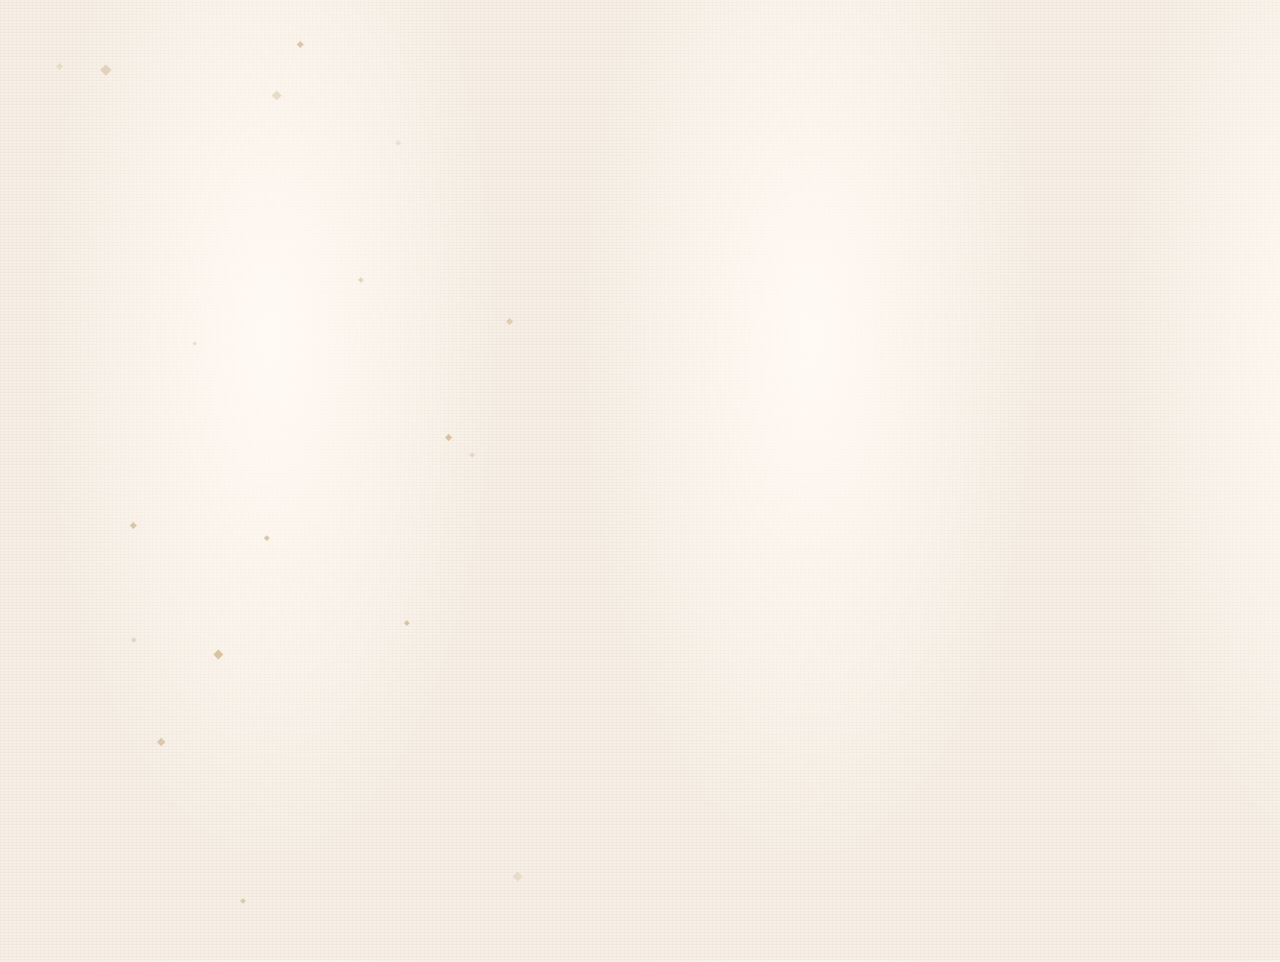
<file: video/kc-basic-video.html>
<!doctype html>
<html lang="es"><head><meta charset="utf-8">
<style>
@font-face{font-family:"Cormorant Garamond";src:url(cormorant-garamond-latin-wght-normal.woff2) format("woff2");font-weight:300 700;font-style:normal}
@font-face{font-family:"Cormorant Garamond";src:url(cormorant-garamond-latin-wght-italic.woff2) format("woff2");font-weight:300 700;font-style:italic}
@font-face{font-family:"DM Sans";src:url(dm-sans-latin-wght-normal.woff2) format("woff2");font-weight:100 1000}
:root{--ciruela:#8E2A7E;--crema:#F7EFE5;--tinta:#1D1E20;--oro:#B8955A;--rosa:#F2C4DE;--texto:#4A4A50}
*{box-sizing:border-box;margin:0}
html,body{width:540px;height:960px;overflow:hidden}
body{background:var(--crema);font-family:"DM Sans",sans-serif;color:var(--tinta);
  background-image:radial-gradient(ellipse at 50% 35%,#FFFAF4 0,rgba(255,250,244,0) 60%),repeating-linear-gradient(0deg,rgba(29,30,32,.022) 0 1px,transparent 1px 3px),repeating-linear-gradient(90deg,rgba(29,30,32,.016) 0 1px,transparent 1px 4px)}
.capa{position:absolute;inset:0}
.serif{font-family:"Cormorant Garamond",serif}
.sello{border-radius:50%;background:var(--ciruela);display:flex;align-items:center;justify-content:center;font-family:"Cormorant Garamond",serif;font-style:italic;font-weight:600;color:var(--crema)}
/* chispas */
.chispa{position:absolute;width:6px;height:6px;background:var(--oro);transform:rotate(45deg);opacity:.0}
/* Escena A: sobre */
#titA{position:absolute;top:118px;left:0;right:0;text-align:center}
#titA .eb{font-size:14px;letter-spacing:.32em;text-transform:uppercase;color:var(--ciruela);font-weight:600}
#titA h1{font-family:"Cormorant Garamond",serif;font-weight:500;font-size:52px;line-height:1.05;margin-top:14px}
#titA h1 em{color:var(--ciruela)}
.sobre{position:absolute;left:70px;width:400px;height:270px;top:480px;perspective:1400px}
.sobre>div{position:absolute}
.s-fondo{inset:0;background:#E8D9C3;border-radius:8px;box-shadow:0 30px 60px rgba(29,30,32,.15)}
.s-mask{left:22px;right:22px;bottom:12px;height:560px;overflow:hidden;z-index:1}
.s-carta{position:absolute;left:0;right:0;bottom:-330px;height:500px;background:#FFFDF9;border-radius:6px;padding:14px;box-shadow:0 4px 14px rgba(29,30,32,.1)}
.s-carta>div{height:100%;border:1px solid rgba(184,149,90,.55);border-radius:4px;display:flex;flex-direction:column;align-items:center;padding-top:34px;text-align:center}
.s-carta .a{font-size:12px;letter-spacing:.3em;text-transform:uppercase;color:var(--texto);font-weight:600}
.s-carta .b{font-family:"Cormorant Garamond",serif;font-style:italic;font-size:62px;line-height:1;margin-top:12px;color:var(--ciruela)}
.s-carta .c{width:56px;height:1px;background:var(--oro);margin:16px 0}
.s-carta .d{font-size:15px;color:var(--texto)}
.s-frente{inset:0;z-index:2;background:#F1E4D1;clip-path:polygon(0 36%,50% 64%,100% 36%,100% 100%,0 100%);border-radius:8px}
.s-tapa{left:0;right:0;top:0;height:60%;background:#E3D1B7;clip-path:polygon(0 0,100% 0,50% 100%);transform-origin:50% 0}
.s-sello{z-index:4;left:50%;top:60%;width:78px;height:78px;margin:-39px 0 0 -39px;font-size:30px;box-shadow:inset 0 0 0 6px var(--ciruela),inset 0 0 0 8px rgba(247,239,229,.45),0 6px 14px rgba(29,30,32,.25)}
/* Escena B: celular */
#capB{opacity:0}
#cap{position:absolute;top:70px;left:0;right:0;text-align:center;height:150px}
#cap .linea{position:absolute;left:0;right:0}
#cap .eb{font-size:13px;letter-spacing:.3em;text-transform:uppercase;color:var(--ciruela);font-weight:600}
#cap .t{font-family:"Cormorant Garamond",serif;font-weight:500;font-size:48px;line-height:1.05;margin-top:10px}
#cap .t em{color:var(--ciruela)}
.tel{position:absolute;left:50%;top:232px;width:318px;height:650px;margin-left:-159px;background:var(--tinta);border-radius:46px;padding:10px;box-shadow:0 40px 80px rgba(29,30,32,.28),0 8px 18px rgba(29,30,32,.15)}
.pant{position:relative;width:100%;height:100%;border-radius:37px;overflow:hidden;background:#000}
.pant img{position:absolute;left:0;top:0;width:100%;will-change:transform}
.notch{position:absolute;top:12px;left:50%;width:90px;height:24px;margin-left:-45px;border-radius:14px;background:var(--tinta);z-index:3}
#chip{position:absolute;top:898px;left:0;right:0;text-align:center}
#chip span{display:inline-block;font-size:14px;font-weight:600;letter-spacing:.06em;color:var(--ciruela);background:#fff;border:1px solid rgba(184,149,90,.4);padding:8px 16px;border-radius:999px}
/* Escena C: cierre */
#capC{opacity:0;display:flex;flex-direction:column;align-items:center;justify-content:center;text-align:center;padding:0 40px}
#capC .sello{width:124px;height:124px;font-size:50px;box-shadow:inset 0 0 0 7px var(--ciruela),inset 0 0 0 9px rgba(247,239,229,.45),0 12px 26px rgba(142,42,126,.3)}
#capC h2{font-family:"Cormorant Garamond",serif;font-weight:500;font-size:96px;line-height:1;margin-top:30px}
#capC h2 em{color:var(--ciruela)}
#capC .sub{font-size:21px;color:var(--texto);margin-top:12px}
#capC ul{list-style:none;padding:0;margin-top:40px;display:flex;flex-direction:column;gap:18px}
#capC li{font-family:"Cormorant Garamond",serif;font-size:38px;font-weight:500;display:flex;align-items:center;gap:14px;justify-content:center}
#capC li i{width:8px;height:8px;background:var(--oro);transform:rotate(45deg);flex:none}
#capC .cta{margin-top:50px;background:var(--ciruela);color:var(--crema);font-weight:600;font-size:23px;padding:22px 40px;border-radius:999px;box-shadow:0 12px 26px rgba(142,42,126,.3)}
#capC .web{margin-top:18px;font-size:19px;color:var(--texto);letter-spacing:.04em}
</style></head><body>
<div class="capa" id="chispas"></div>

<div class="capa" id="capA">
  <div id="titA"><div class="eb">KC Digital Magic</div><h1>Tu invitación de XV,<br><em>lista en 24 a 48 h</em></h1></div>
  <div class="sobre" id="sobre">
    <div class="s-fondo"></div>
    <div class="s-mask"><div class="s-carta" id="carta"><div><span class="a">Nuevo</span><span class="b">KC Basic</span><span class="c"></span><span class="d">Invitaciones web de XV años</span></div></div></div>
    <div class="s-frente"></div><div class="s-tapa" id="tapa"></div><div class="s-sello sello" id="sello">KC</div>
  </div>
</div>

<div class="capa" id="capB">
  <div id="cap"></div>
  <div class="tel" id="tel"><div class="pant" id="pant"><div class="notch"></div></div></div>
  <div id="chip"><span id="chipT"></span></div>
</div>

<div class="capa" id="capC">
  <span class="sello">KC</span>
  <h2>KC <em>Basic</em></h2>
  <p class="sub">Invitaciones web de XV años</p>
  <ul><li><i></i>Diseños profesionales</li><li><i></i>Listas en 24 a 48 horas</li><li><i></i>A un precio cómodo</li></ul>
  <div class="cta">Pídela hoy</div>
  <div class="web">kcdigitalmagic.com</div>
</div>

<script>
var DEMOS=[
 {img:"xv-ana-2611.jpg",eb:"Diseños",t:"<em>profesionales</em>",chip:"Moderna · Noche dorada"},
 {img:"xv-isabella-2612.jpg",eb:"Rápido",t:"Lista en <em>24 a 48 h</em>",chip:"Clásica · Cielo y plata"},
 {img:"xv-valentina-fotos-2701.jpg",eb:"Precio",t:"<em>cómodo</em> y claro",chip:"Moderna · Rosa neón"},
 {img:"xv-mariana-2702.jpg",eb:"Fácil",t:"Se abre desde <em>WhatsApp</em>",chip:"Clásica · Marfil y dorado"}
];
var $=function(s){return document.querySelector(s)};
var pant=$("#pant"), cap=$("#cap");
DEMOS.forEach(function(d,i){
  var im=document.createElement("img"); im.src=d.img; im.id="d"+i; pant.appendChild(im);
  var l=document.createElement("div"); l.className="linea"; l.id="c"+i; l.innerHTML='<div class="eb">'+d.eb+'</div><div class="t">'+d.t+'</div>'; cap.appendChild(l);
});
// chispas fijas (semilla)
var R=function(){var s=7;return function(){s=(s*9301+49297)%233280;return s/233280}}();
var CH=[];for(var k=0;k<18;k++){var c=document.createElement("i");c.className="chispa";c.style.left=(R()*520+10)+"px";c.style.top=(R()*920+20)+"px";var sz=3+R()*5;c.style.width=c.style.height=sz+"px";$("#chispas").appendChild(c);CH.push({el:c,f:R()*6.28,v:.6+R()*1.4});}

function cl(x){return Math.max(0,Math.min(1,x))}
function e(x){x=cl(x);return x<.5?4*x*x*x:1-Math.pow(-2*x+2,3)/2}   // easeInOutCubic
function eo(x){x=cl(x);return 1-Math.pow(1-x,3)}                     // easeOutCubic
function seg(t,a,b){return (t-a)/(b-a)}

window.setT=function(t){
  // chispas
  CH.forEach(function(c){c.el.style.opacity=(.18+.32*(.5+.5*Math.sin(c.f+t*c.v*3))).toFixed(3)});
  // ---- Escena A (0 – 2.6 s)
  var A=$("#capA");
  var inA=eo(seg(t,0,.5)), outA=e(seg(t,2.2,2.7));
  A.style.opacity=(inA*(1-outA)).toFixed(3);
  $("#titA").style.transform="translateY("+((1-eo(seg(t,.05,.7)))*24)+"px)";
  $("#titA").style.opacity=eo(seg(t,.05,.7));
  $("#sobre").style.transform="translateY("+((1-eo(seg(t,0,.6)))*60 - outA*40)+"px) scale("+(1-outA*.08)+")";
  var s=e(seg(t,.55,.85)); $("#sello").style.opacity=1-s; $("#sello").style.transform="scale("+(1-.2*s)+")";
  var tp=e(seg(t,.7,1.25)); var tapa=$("#tapa"); tapa.style.transform="rotateX("+(180*tp)+"deg)"; tapa.style.zIndex=tp>.5?0:3;
  $("#carta").style.opacity=e(seg(t,.85,1.05)); $("#carta").style.transform="translateY("+(-262*e(seg(t,1.15,1.9)))+"px)";
  // ---- Escena B (2.5 – 9.4 s): 4 demos de 1.7 s
  var B=$("#capB"); var inB=eo(seg(t,2.45,2.95)), outB=e(seg(t,9.0,9.5));
  B.style.opacity=(inB*(1-outB)).toFixed(3);
  var tel=$("#tel"); tel.style.transform="translateY("+((1-inB)*80+outB*-30)+"px) scale("+(1-outB*.1)+")";
  var T0=2.55, D=1.7;
  DEMOS.forEach(function(d,i){
    var a=T0+i*D, local=t-a;
    var img=$("#d"+i), lin=$("#c"+i);
    var entra = i===0?1:e(seg(local,-.0,.38));       // entra desde la derecha
    var sale  = i===DEMOS.length-1?0:e(seg(local,D,D+.38));
    var x = (1-entra)*100 - sale*100;
    var visible = (i===0 ? t>2.2 : local>-0.01) && local< D+.4;
    img.style.display = visible || (i===DEMOS.length-1 && t>a) ? "block":"none";
    var h=img.naturalHeight? img.naturalHeight*(298/img.naturalWidth):1900;
    var pan = Math.min(h-630, 950) * e(seg(local,.55,D+.35));
    img.style.transform="translate("+x+"%,"+(-pan)+"px)";
    var ca = e(seg(local,.05,.45)) * (1-e(seg(local,D-.05,D+.25)));
    if(i===DEMOS.length-1) ca = e(seg(local,.05,.45));
    lin.style.opacity=ca.toFixed(3);
    lin.style.transform="translateY("+((1-e(seg(local,.05,.45)))*18)+"px)";
    if(local>=-.01 && local<D) $("#chipT").textContent=d.chip;
  });
  // ---- Escena C (9.3 – 12 s)
  var C=$("#capC"); var inC=eo(seg(t,9.3,9.9));
  C.style.opacity=inC.toFixed(3);
  var kids=C.children;
  for(var j=0;j<kids.length;j++){var p=eo(seg(t,9.3+j*.12,9.9+j*.12));kids[j].style.transform="translateY("+((1-p)*26)+"px)";kids[j].style.opacity=p;}
  C.querySelector(".cta").style.transform+= " scale("+(1+.04*Math.sin(Math.max(0,t-10.6)*5)*(t>10.6?1:0))+")";
};
setT(0);
</script>
</body></html>
</file>
